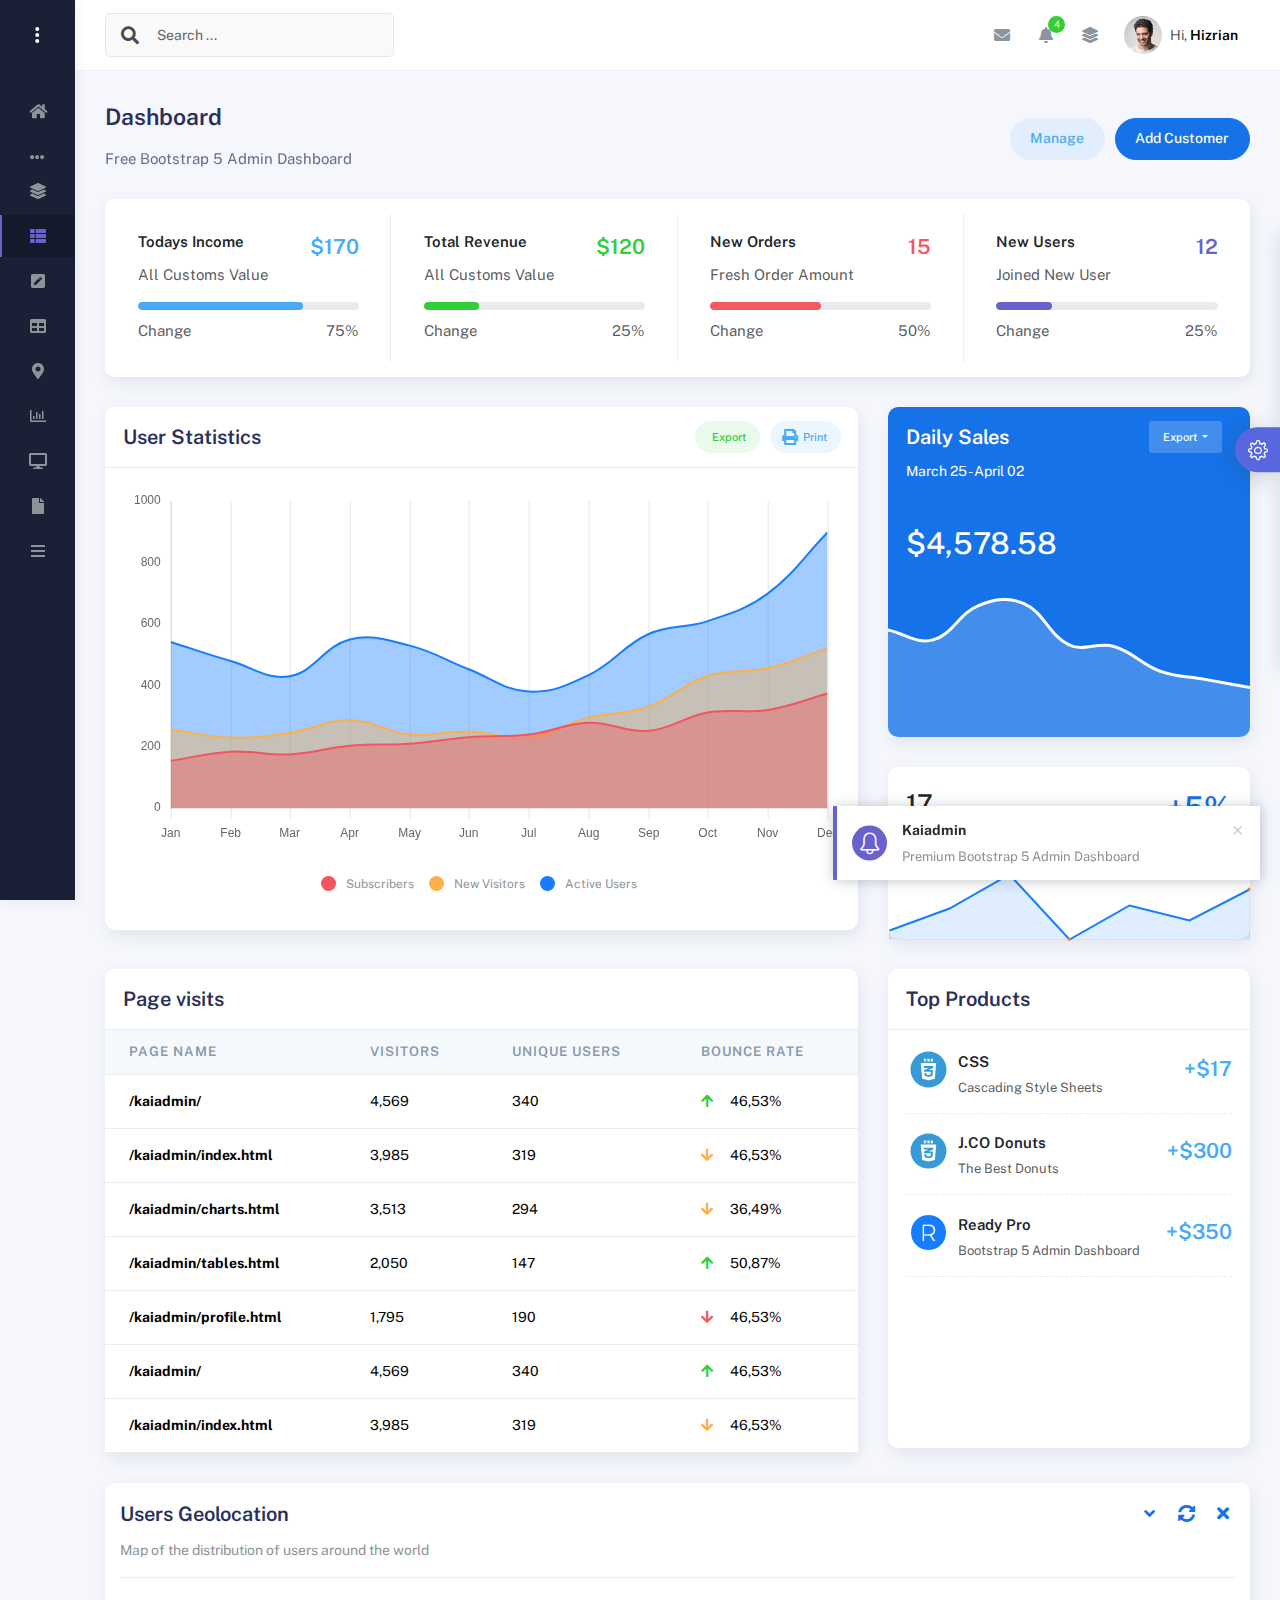
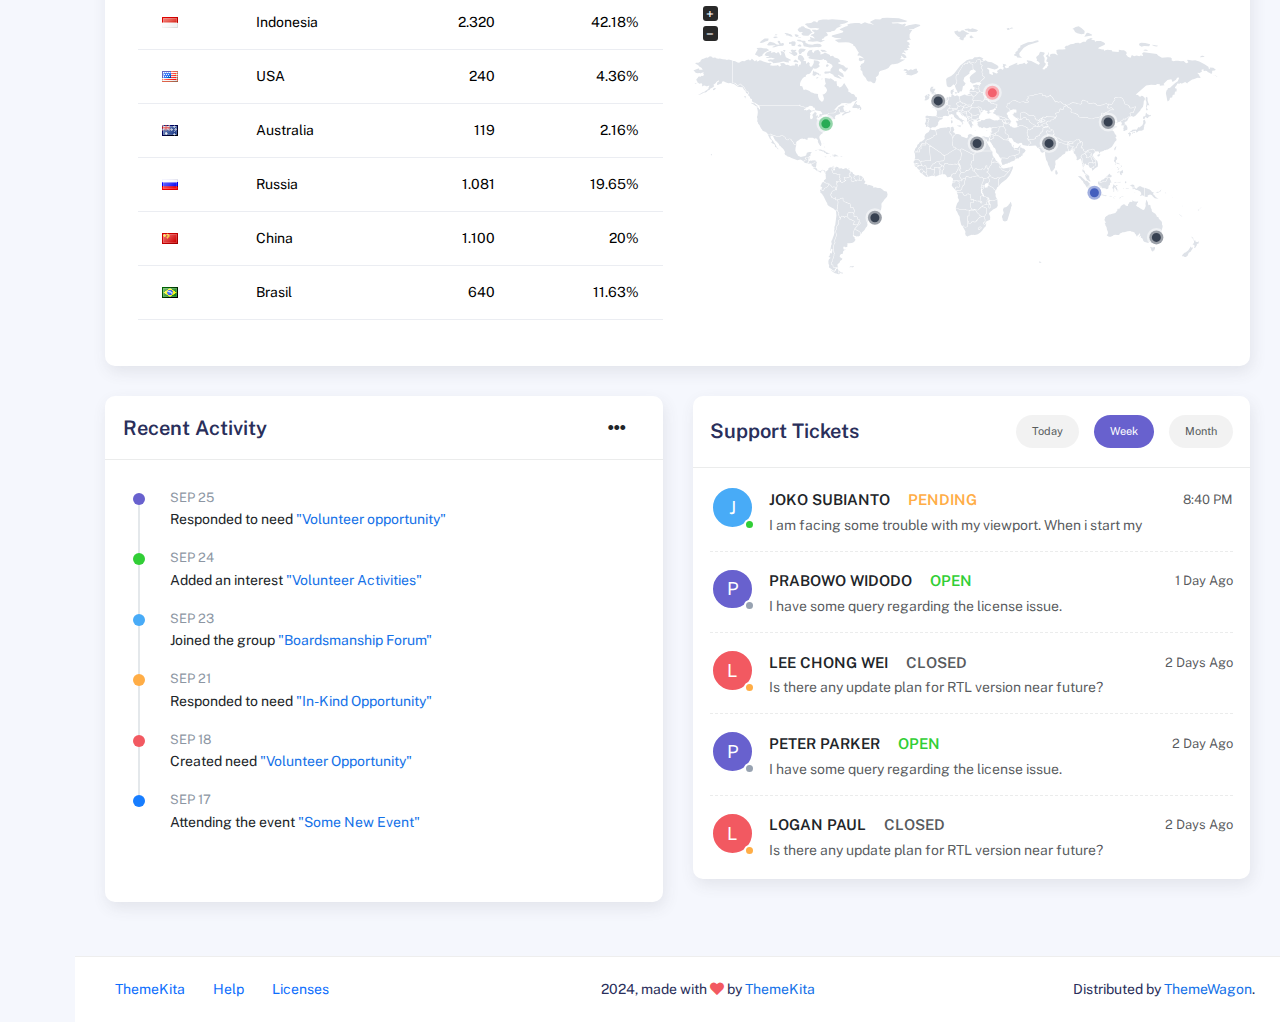
<file: admin/icon-menu.html>
<!DOCTYPE html>
<html lang="en">
  <head>
    <meta http-equiv="X-UA-Compatible" content="IE=edge" />
    <title>Kaiadmin - Bootstrap 5 Admin Dashboard</title>
    <meta
      content="width=device-width, initial-scale=1.0, shrink-to-fit=no"
      name="viewport"
    />
    <link
      rel="icon"
      href="assets/img/kaiadmin/favicon.ico"
      type="image/x-icon"
    />

    <!-- Fonts and icons -->
    <script src="assets/js/plugin/webfont/webfont.min.js"></script>
    <script>
      WebFont.load({
        google: { families: ["Public Sans:300,400,500,600,700"] },
        custom: {
          families: [
            "Font Awesome 5 Solid",
            "Font Awesome 5 Regular",
            "Font Awesome 5 Brands",
            "simple-line-icons",
          ],
          urls: ["assets/css/fonts.min.css"],
        },
        active: function () {
          sessionStorage.fonts = true;
        },
      });
    </script>

    <!-- CSS Files -->
    <link rel="stylesheet" href="assets/css/bootstrap.min.css" />
    <link rel="stylesheet" href="assets/css/plugins.min.css" />
    <link rel="stylesheet" href="assets/css/kaiadmin.min.css" />

    <!-- CSS Just for demo purpose, don't include it in your project -->
    <link rel="stylesheet" href="assets/css/demo.css" />
  </head>
  <body>
    <div class="wrapper sidebar_minimize">
      <!-- Sidebar -->
      <div class="sidebar" data-background-color="dark">
        <div class="sidebar-logo">
          <!-- Logo Header -->
          <div class="logo-header" data-background-color="dark">
            <a href="index.html" class="logo">
              <img
                src="assets/img/kaiadmin/logo_light.svg"
                alt="navbar brand"
                class="navbar-brand"
                height="20"
              />
            </a>
            <div class="nav-toggle">
              <button class="btn btn-toggle toggle-sidebar">
                <i class="gg-menu-right"></i>
              </button>
              <button class="btn btn-toggle sidenav-toggler">
                <i class="gg-menu-left"></i>
              </button>
            </div>
            <button class="topbar-toggler more">
              <i class="gg-more-vertical-alt"></i>
            </button>
          </div>
          <!-- End Logo Header -->
        </div>
        <div class="sidebar-wrapper scrollbar scrollbar-inner">
          <div class="sidebar-content">
            <ul class="nav nav-secondary">
              <li class="nav-item">
                <a
                  data-bs-toggle="collapse"
                  href="#dashboard"
                  class="collapsed"
                  aria-expanded="false"
                >
                  <i class="fas fa-home"></i>
                  <p>Dashboard</p>
                  <span class="caret"></span>
                </a>
                <div class="collapse" id="dashboard">
                  <ul class="nav nav-collapse">
                    <li>
                      <a href="../demo1/index.html">
                        <span class="sub-item">Dashboard 1</span>
                      </a>
                    </li>
                  </ul>
                </div>
              </li>
              <li class="nav-section">
                <span class="sidebar-mini-icon">
                  <i class="fa fa-ellipsis-h"></i>
                </span>
                <h4 class="text-section">Components</h4>
              </li>
              <li class="nav-item">
                <a data-bs-toggle="collapse" href="#base">
                  <i class="fas fa-layer-group"></i>
                  <p>Base</p>
                  <span class="caret"></span>
                </a>
                <div class="collapse" id="base">
                  <ul class="nav nav-collapse">
                    <li>
                      <a href="components/avatars.html">
                        <span class="sub-item">Avatars</span>
                      </a>
                    </li>
                    <li>
                      <a href="components/buttons.html">
                        <span class="sub-item">Buttons</span>
                      </a>
                    </li>
                    <li>
                      <a href="components/gridsystem.html">
                        <span class="sub-item">Grid System</span>
                      </a>
                    </li>
                    <li>
                      <a href="components/panels.html">
                        <span class="sub-item">Panels</span>
                      </a>
                    </li>
                    <li>
                      <a href="components/notifications.html">
                        <span class="sub-item">Notifications</span>
                      </a>
                    </li>
                    <li>
                      <a href="components/sweetalert.html">
                        <span class="sub-item">Sweet Alert</span>
                      </a>
                    </li>
                    <li>
                      <a href="components/font-awesome-icons.html">
                        <span class="sub-item">Font Awesome Icons</span>
                      </a>
                    </li>
                    <li>
                      <a href="components/simple-line-icons.html">
                        <span class="sub-item">Simple Line Icons</span>
                      </a>
                    </li>
                    <li>
                      <a href="components/typography.html">
                        <span class="sub-item">Typography</span>
                      </a>
                    </li>
                  </ul>
                </div>
              </li>
              <li class="nav-item active submenu">
                <a data-bs-toggle="collapse" href="#sidebarLayouts">
                  <i class="fas fa-th-list"></i>
                  <p>Sidebar Layouts</p>
                  <span class="caret"></span>
                </a>
                <div class="collapse show" id="sidebarLayouts">
                  <ul class="nav nav-collapse">
                    <li>
                      <a href="sidebar-style-2.html">
                        <span class="sub-item">Sidebar Style 2</span>
                      </a>
                    </li>
                    <li class="active">
                      <a href="icon-menu.html">
                        <span class="sub-item">Icon Menu</span>
                      </a>
                    </li>
                  </ul>
                </div>
              </li>
              <li class="nav-item">
                <a data-bs-toggle="collapse" href="#forms">
                  <i class="fas fa-pen-square"></i>
                  <p>Forms</p>
                  <span class="caret"></span>
                </a>
                <div class="collapse" id="forms">
                  <ul class="nav nav-collapse">
                    <li>
                      <a href="forms/forms.html">
                        <span class="sub-item">Basic Form</span>
                      </a>
                    </li>
                  </ul>
                </div>
              </li>
              <li class="nav-item">
                <a data-bs-toggle="collapse" href="#tables">
                  <i class="fas fa-table"></i>
                  <p>Tables</p>
                  <span class="caret"></span>
                </a>
                <div class="collapse" id="tables">
                  <ul class="nav nav-collapse">
                    <li>
                      <a href="tables/tables.html">
                        <span class="sub-item">Basic Table</span>
                      </a>
                    </li>
                    <li>
                      <a href="tables/datatables.html">
                        <span class="sub-item">Datatables</span>
                      </a>
                    </li>
                  </ul>
                </div>
              </li>
              <li class="nav-item">
                <a data-bs-toggle="collapse" href="#maps">
                  <i class="fas fa-map-marker-alt"></i>
                  <p>Maps</p>
                  <span class="caret"></span>
                </a>
                <div class="collapse" id="maps">
                  <ul class="nav nav-collapse">
                    <li>
                      <a href="maps/googlemaps.html">
                        <span class="sub-item">Google Maps</span>
                      </a>
                    </li>
                    <li>
                      <a href="maps/jsvectormap.html">
                        <span class="sub-item">Jsvectormap</span>
                      </a>
                    </li>
                  </ul>
                </div>
              </li>
              <li class="nav-item">
                <a data-bs-toggle="collapse" href="#charts">
                  <i class="far fa-chart-bar"></i>
                  <p>Charts</p>
                  <span class="caret"></span>
                </a>
                <div class="collapse" id="charts">
                  <ul class="nav nav-collapse">
                    <li>
                      <a href="charts/charts.html">
                        <span class="sub-item">Chart Js</span>
                      </a>
                    </li>
                    <li>
                      <a href="charts/sparkline.html">
                        <span class="sub-item">Sparkline</span>
                      </a>
                    </li>
                  </ul>
                </div>
              </li>
              <li class="nav-item">
                <a href="widgets.html">
                  <i class="fas fa-desktop"></i>
                  <p>Widgets</p>
                  <span class="badge badge-success">4</span>
                </a>
              </li>
              <li class="nav-item">
                <a href="../../documentation/index.html">
                  <i class="fas fa-file"></i>
                  <p>Documentation</p>
                  <span class="badge badge-secondary">1</span>
                </a>
              </li>
              <li class="nav-item">
                <a data-bs-toggle="collapse" href="#submenu">
                  <i class="fas fa-bars"></i>
                  <p>Menu Levels</p>
                  <span class="caret"></span>
                </a>
                <div class="collapse" id="submenu">
                  <ul class="nav nav-collapse">
                    <li>
                      <a data-bs-toggle="collapse" href="#subnav1">
                        <span class="sub-item">Level 1</span>
                        <span class="caret"></span>
                      </a>
                      <div class="collapse" id="subnav1">
                        <ul class="nav nav-collapse subnav">
                          <li>
                            <a href="#">
                              <span class="sub-item">Level 2</span>
                            </a>
                          </li>
                          <li>
                            <a href="#">
                              <span class="sub-item">Level 2</span>
                            </a>
                          </li>
                        </ul>
                      </div>
                    </li>
                    <li>
                      <a data-bs-toggle="collapse" href="#subnav2">
                        <span class="sub-item">Level 1</span>
                        <span class="caret"></span>
                      </a>
                      <div class="collapse" id="subnav2">
                        <ul class="nav nav-collapse subnav">
                          <li>
                            <a href="#">
                              <span class="sub-item">Level 2</span>
                            </a>
                          </li>
                        </ul>
                      </div>
                    </li>
                    <li>
                      <a href="#">
                        <span class="sub-item">Level 1</span>
                      </a>
                    </li>
                  </ul>
                </div>
              </li>
            </ul>
          </div>
        </div>
      </div>
      <!-- End Sidebar -->

      <div class="main-panel">
        <div class="main-header">
          <div class="main-header-logo">
            <!-- Logo Header -->
            <div class="logo-header" data-background-color="dark">
              <a href="index.html" class="logo">
                <img
                  src="assets/img/kaiadmin/logo_light.svg"
                  alt="navbar brand"
                  class="navbar-brand"
                  height="20"
                />
              </a>
              <div class="nav-toggle">
                <button class="btn btn-toggle toggle-sidebar">
                  <i class="gg-menu-right"></i>
                </button>
                <button class="btn btn-toggle sidenav-toggler">
                  <i class="gg-menu-left"></i>
                </button>
              </div>
              <button class="topbar-toggler more">
                <i class="gg-more-vertical-alt"></i>
              </button>
            </div>
            <!-- End Logo Header -->
          </div>
          <!-- Navbar Header -->
          <nav
            class="navbar navbar-header navbar-header-transparent navbar-expand-lg border-bottom"
          >
            <div class="container-fluid">
              <nav
                class="navbar navbar-header-left navbar-expand-lg navbar-form nav-search p-0 d-none d-lg-flex"
              >
                <div class="input-group">
                  <div class="input-group-prepend">
                    <button type="submit" class="btn btn-search pe-1">
                      <i class="fa fa-search search-icon"></i>
                    </button>
                  </div>
                  <input
                    type="text"
                    placeholder="Search ..."
                    class="form-control"
                  />
                </div>
              </nav>

              <ul class="navbar-nav topbar-nav ms-md-auto align-items-center">
                <li
                  class="nav-item topbar-icon dropdown hidden-caret d-flex d-lg-none"
                >
                  <a
                    class="nav-link dropdown-toggle"
                    data-bs-toggle="dropdown"
                    href="#"
                    role="button"
                    aria-expanded="false"
                    aria-haspopup="true"
                  >
                    <i class="fa fa-search"></i>
                  </a>
                  <ul class="dropdown-menu dropdown-search animated fadeIn">
                    <form class="navbar-left navbar-form nav-search">
                      <div class="input-group">
                        <input
                          type="text"
                          placeholder="Search ..."
                          class="form-control"
                        />
                      </div>
                    </form>
                  </ul>
                </li>
                <li class="nav-item topbar-icon dropdown hidden-caret">
                  <a
                    class="nav-link dropdown-toggle"
                    href="#"
                    id="messageDropdown"
                    role="button"
                    data-bs-toggle="dropdown"
                    aria-haspopup="true"
                    aria-expanded="false"
                  >
                    <i class="fa fa-envelope"></i>
                  </a>
                  <ul
                    class="dropdown-menu messages-notif-box animated fadeIn"
                    aria-labelledby="messageDropdown"
                  >
                    <li>
                      <div
                        class="dropdown-title d-flex justify-content-between align-items-center"
                      >
                        Messages
                        <a href="#" class="small">Mark all as read</a>
                      </div>
                    </li>
                    <li>
                      <div class="message-notif-scroll scrollbar-outer">
                        <div class="notif-center">
                          <a href="#">
                            <div class="notif-img">
                              <img
                                src="assets/img/jm_denis.jpg"
                                alt="Img Profile"
                              />
                            </div>
                            <div class="notif-content">
                              <span class="subject">Jimmy Denis</span>
                              <span class="block"> How are you ? </span>
                              <span class="time">5 minutes ago</span>
                            </div>
                          </a>
                          <a href="#">
                            <div class="notif-img">
                              <img
                                src="assets/img/chadengle.jpg"
                                alt="Img Profile"
                              />
                            </div>
                            <div class="notif-content">
                              <span class="subject">Chad</span>
                              <span class="block"> Ok, Thanks ! </span>
                              <span class="time">12 minutes ago</span>
                            </div>
                          </a>
                          <a href="#">
                            <div class="notif-img">
                              <img
                                src="assets/img/mlane.jpg"
                                alt="Img Profile"
                              />
                            </div>
                            <div class="notif-content">
                              <span class="subject">Jhon Doe</span>
                              <span class="block">
                                Ready for the meeting today...
                              </span>
                              <span class="time">12 minutes ago</span>
                            </div>
                          </a>
                          <a href="#">
                            <div class="notif-img">
                              <img
                                src="assets/img/talha.jpg"
                                alt="Img Profile"
                              />
                            </div>
                            <div class="notif-content">
                              <span class="subject">Talha</span>
                              <span class="block"> Hi, Apa Kabar ? </span>
                              <span class="time">17 minutes ago</span>
                            </div>
                          </a>
                        </div>
                      </div>
                    </li>
                    <li>
                      <a class="see-all" href="javascript:void(0);"
                        >See all messages<i class="fa fa-angle-right"></i>
                      </a>
                    </li>
                  </ul>
                </li>
                <li class="nav-item topbar-icon dropdown hidden-caret">
                  <a
                    class="nav-link dropdown-toggle"
                    href="#"
                    id="notifDropdown"
                    role="button"
                    data-bs-toggle="dropdown"
                    aria-haspopup="true"
                    aria-expanded="false"
                  >
                    <i class="fa fa-bell"></i>
                    <span class="notification">4</span>
                  </a>
                  <ul
                    class="dropdown-menu notif-box animated fadeIn"
                    aria-labelledby="notifDropdown"
                  >
                    <li>
                      <div class="dropdown-title">
                        You have 4 new notification
                      </div>
                    </li>
                    <li>
                      <div class="notif-scroll scrollbar-outer">
                        <div class="notif-center">
                          <a href="#">
                            <div class="notif-icon notif-primary">
                              <i class="fa fa-user-plus"></i>
                            </div>
                            <div class="notif-content">
                              <span class="block"> New user registered </span>
                              <span class="time">5 minutes ago</span>
                            </div>
                          </a>
                          <a href="#">
                            <div class="notif-icon notif-success">
                              <i class="fa fa-comment"></i>
                            </div>
                            <div class="notif-content">
                              <span class="block">
                                Rahmad commented on Admin
                              </span>
                              <span class="time">12 minutes ago</span>
                            </div>
                          </a>
                          <a href="#">
                            <div class="notif-img">
                              <img
                                src="assets/img/profile2.jpg"
                                alt="Img Profile"
                              />
                            </div>
                            <div class="notif-content">
                              <span class="block">
                                Reza send messages to you
                              </span>
                              <span class="time">12 minutes ago</span>
                            </div>
                          </a>
                          <a href="#">
                            <div class="notif-icon notif-danger">
                              <i class="fa fa-heart"></i>
                            </div>
                            <div class="notif-content">
                              <span class="block"> Farrah liked Admin </span>
                              <span class="time">17 minutes ago</span>
                            </div>
                          </a>
                        </div>
                      </div>
                    </li>
                    <li>
                      <a class="see-all" href="javascript:void(0);"
                        >See all notifications<i class="fa fa-angle-right"></i>
                      </a>
                    </li>
                  </ul>
                </li>
                <li class="nav-item topbar-icon dropdown hidden-caret">
                  <a
                    class="nav-link"
                    data-bs-toggle="dropdown"
                    href="#"
                    aria-expanded="false"
                  >
                    <i class="fas fa-layer-group"></i>
                  </a>
                  <div class="dropdown-menu quick-actions animated fadeIn">
                    <div class="quick-actions-header">
                      <span class="title mb-1">Quick Actions</span>
                      <span class="subtitle op-7">Shortcuts</span>
                    </div>
                    <div class="quick-actions-scroll scrollbar-outer">
                      <div class="quick-actions-items">
                        <div class="row m-0">
                          <a class="col-6 col-md-4 p-0" href="#">
                            <div class="quick-actions-item">
                              <div class="avatar-item bg-danger rounded-circle">
                                <i class="far fa-calendar-alt"></i>
                              </div>
                              <span class="text">Calendar</span>
                            </div>
                          </a>
                          <a class="col-6 col-md-4 p-0" href="#">
                            <div class="quick-actions-item">
                              <div
                                class="avatar-item bg-warning rounded-circle"
                              >
                                <i class="fas fa-map"></i>
                              </div>
                              <span class="text">Maps</span>
                            </div>
                          </a>
                          <a class="col-6 col-md-4 p-0" href="#">
                            <div class="quick-actions-item">
                              <div class="avatar-item bg-info rounded-circle">
                                <i class="fas fa-file-excel"></i>
                              </div>
                              <span class="text">Reports</span>
                            </div>
                          </a>
                          <a class="col-6 col-md-4 p-0" href="#">
                            <div class="quick-actions-item">
                              <div
                                class="avatar-item bg-success rounded-circle"
                              >
                                <i class="fas fa-envelope"></i>
                              </div>
                              <span class="text">Emails</span>
                            </div>
                          </a>
                          <a class="col-6 col-md-4 p-0" href="#">
                            <div class="quick-actions-item">
                              <div
                                class="avatar-item bg-primary rounded-circle"
                              >
                                <i class="fas fa-file-invoice-dollar"></i>
                              </div>
                              <span class="text">Invoice</span>
                            </div>
                          </a>
                          <a class="col-6 col-md-4 p-0" href="#">
                            <div class="quick-actions-item">
                              <div
                                class="avatar-item bg-secondary rounded-circle"
                              >
                                <i class="fas fa-credit-card"></i>
                              </div>
                              <span class="text">Payments</span>
                            </div>
                          </a>
                        </div>
                      </div>
                    </div>
                  </div>
                </li>

                <li class="nav-item topbar-user dropdown hidden-caret">
                  <a
                    class="dropdown-toggle profile-pic"
                    data-bs-toggle="dropdown"
                    href="#"
                    aria-expanded="false"
                  >
                    <div class="avatar-sm">
                      <img
                        src="assets/img/profile.jpg"
                        alt="..."
                        class="avatar-img rounded-circle"
                      />
                    </div>
                    <span class="profile-username">
                      <span class="op-7">Hi,</span>
                      <span class="fw-bold">Hizrian</span>
                    </span>
                  </a>
                  <ul class="dropdown-menu dropdown-user animated fadeIn">
                    <div class="dropdown-user-scroll scrollbar-outer">
                      <li>
                        <div class="user-box">
                          <div class="avatar-lg">
                            <img
                              src="assets/img/profile.jpg"
                              alt="image profile"
                              class="avatar-img rounded"
                            />
                          </div>
                          <div class="u-text">
                            <h4>Hizrian</h4>
                            <p class="text-muted">hello@example.com</p>
                            <a
                              href="profile.html"
                              class="btn btn-xs btn-secondary btn-sm"
                              >View Profile</a
                            >
                          </div>
                        </div>
                      </li>
                      <li>
                        <div class="dropdown-divider"></div>
                        <a class="dropdown-item" href="#">My Profile</a>
                        <a class="dropdown-item" href="#">My Balance</a>
                        <a class="dropdown-item" href="#">Inbox</a>
                        <div class="dropdown-divider"></div>
                        <a class="dropdown-item" href="#">Account Setting</a>
                        <div class="dropdown-divider"></div>
                        <a class="dropdown-item" href="#">Logout</a>
                      </li>
                    </div>
                  </ul>
                </li>
              </ul>
            </div>
          </nav>
          <!-- End Navbar -->
        </div>

        <div class="container">
          <div class="page-inner">
            <div
              class="d-flex align-items-left align-items-md-center flex-column flex-md-row pt-2 pb-4"
            >
              <div>
                <h3 class="fw-bold mb-3">Dashboard</h3>
                <h6 class="op-7 mb-2">Free Bootstrap 5 Admin Dashboard</h6>
              </div>
              <div class="ms-md-auto py-2 py-md-0">
                <a href="#" class="btn btn-label-info btn-round me-2">Manage</a>
                <a href="#" class="btn btn-primary btn-round">Add Customer</a>
              </div>
            </div>
            <div class="row row-card-no-pd">
              <div class="col-12 col-sm-6 col-md-6 col-xl-3">
                <div class="card">
                  <div class="card-body">
                    <div class="d-flex justify-content-between">
                      <div>
                        <h6><b>Todays Income</b></h6>
                        <p class="text-muted">All Customs Value</p>
                      </div>
                      <h4 class="text-info fw-bold">$170</h4>
                    </div>
                    <div class="progress progress-sm">
                      <div
                        class="progress-bar bg-info w-75"
                        role="progressbar"
                        aria-valuenow="75"
                        aria-valuemin="0"
                        aria-valuemax="100"
                      ></div>
                    </div>
                    <div class="d-flex justify-content-between mt-2">
                      <p class="text-muted mb-0">Change</p>
                      <p class="text-muted mb-0">75%</p>
                    </div>
                  </div>
                </div>
              </div>
              <div class="col-12 col-sm-6 col-md-6 col-xl-3">
                <div class="card">
                  <div class="card-body">
                    <div class="d-flex justify-content-between">
                      <div>
                        <h6><b>Total Revenue</b></h6>
                        <p class="text-muted">All Customs Value</p>
                      </div>
                      <h4 class="text-success fw-bold">$120</h4>
                    </div>
                    <div class="progress progress-sm">
                      <div
                        class="progress-bar bg-success w-25"
                        role="progressbar"
                        aria-valuenow="25"
                        aria-valuemin="0"
                        aria-valuemax="100"
                      ></div>
                    </div>
                    <div class="d-flex justify-content-between mt-2">
                      <p class="text-muted mb-0">Change</p>
                      <p class="text-muted mb-0">25%</p>
                    </div>
                  </div>
                </div>
              </div>
              <div class="col-12 col-sm-6 col-md-6 col-xl-3">
                <div class="card">
                  <div class="card-body">
                    <div class="d-flex justify-content-between">
                      <div>
                        <h6><b>New Orders</b></h6>
                        <p class="text-muted">Fresh Order Amount</p>
                      </div>
                      <h4 class="text-danger fw-bold">15</h4>
                    </div>
                    <div class="progress progress-sm">
                      <div
                        class="progress-bar bg-danger w-50"
                        role="progressbar"
                        aria-valuenow="50"
                        aria-valuemin="0"
                        aria-valuemax="100"
                      ></div>
                    </div>
                    <div class="d-flex justify-content-between mt-2">
                      <p class="text-muted mb-0">Change</p>
                      <p class="text-muted mb-0">50%</p>
                    </div>
                  </div>
                </div>
              </div>
              <div class="col-12 col-sm-6 col-md-6 col-xl-3">
                <div class="card">
                  <div class="card-body">
                    <div class="d-flex justify-content-between">
                      <div>
                        <h6><b>New Users</b></h6>
                        <p class="text-muted">Joined New User</p>
                      </div>
                      <h4 class="text-secondary fw-bold">12</h4>
                    </div>
                    <div class="progress progress-sm">
                      <div
                        class="progress-bar bg-secondary w-25"
                        role="progressbar"
                        aria-valuenow="25"
                        aria-valuemin="0"
                        aria-valuemax="100"
                      ></div>
                    </div>
                    <div class="d-flex justify-content-between mt-2">
                      <p class="text-muted mb-0">Change</p>
                      <p class="text-muted mb-0">25%</p>
                    </div>
                  </div>
                </div>
              </div>
            </div>
            <div class="row">
              <div class="col-md-8">
                <div class="card">
                  <div class="card-header">
                    <div class="card-head-row">
                      <div class="card-title">User Statistics</div>
                      <div class="card-tools">
                        <a
                          href="#"
                          class="btn btn-label-success btn-round btn-sm me-2"
                        >
                          <span class="btn-label">
                            <i class="fa fa-pencil"></i>
                          </span>
                          Export
                        </a>
                        <a href="#" class="btn btn-label-info btn-round btn-sm">
                          <span class="btn-label">
                            <i class="fa fa-print"></i>
                          </span>
                          Print
                        </a>
                      </div>
                    </div>
                  </div>
                  <div class="card-body">
                    <div class="chart-container" style="min-height: 375px">
                      <canvas id="statisticsChart"></canvas>
                    </div>
                    <div id="myChartLegend"></div>
                  </div>
                </div>
              </div>
              <div class="col-md-4">
                <div class="card card-primary">
                  <div class="card-header">
                    <div class="card-head-row">
                      <div class="card-title">Daily Sales</div>
                      <div class="card-tools">
                        <div class="dropdown">
                          <button
                            class="btn btn-sm btn-label-light dropdown-toggle"
                            type="button"
                            id="dropdownMenuButton"
                            data-bs-toggle="dropdown"
                            aria-haspopup="true"
                            aria-expanded="false"
                          >
                            Export
                          </button>
                          <div
                            class="dropdown-menu"
                            aria-labelledby="dropdownMenuButton"
                          >
                            <a class="dropdown-item" href="#">Action</a>
                            <a class="dropdown-item" href="#">Another action</a>
                            <a class="dropdown-item" href="#"
                              >Something else here</a
                            >
                          </div>
                        </div>
                      </div>
                    </div>
                    <div class="card-category">March 25 - April 02</div>
                  </div>
                  <div class="card-body pb-0">
                    <div class="mb-4 mt-2">
                      <h1>$4,578.58</h1>
                    </div>
                    <div class="pull-in">
                      <canvas id="dailySalesChart"></canvas>
                    </div>
                  </div>
                </div>
                <div class="card">
                  <div class="card-body pb-0">
                    <div class="h1 fw-bold float-end text-primary">+5%</div>
                    <h2 class="mb-2">17</h2>
                    <p class="text-muted">Users online</p>
                    <div class="pull-in sparkline-fix">
                      <div id="lineChart"></div>
                    </div>
                  </div>
                </div>
              </div>
            </div>
            <!-- <div class="row">
						<div class="col-md-4">
							<div class="card">
								<div class="card-body pb-0">
									<div class="h1 fw-bold float-end text-primary">+5%</div>
									<h2 class="mb-2">17</h2>
									<p class="text-muted">Users online</p>
									<div class="pull-in sparkline-fix">
										<div id="lineChart"></div>
									</div>
								</div>
							</div>
						</div>
						<div class="col-md-4">
							<div class="card">
								<div class="card-body pb-0">
									<div class="h1 fw-bold float-end text-danger">-3%</div>
									<h2 class="mb-2">27</h2>
									<p class="text-muted">New Users</p>
									<div class="pull-in sparkline-fix">
										<div id="lineChart2"></div>
									</div>
								</div>
							</div>
						</div>
						<div class="col-md-4">
							<div class="card">
								<div class="card-body pb-0">
									<div class="h1 fw-bold float-end text-warning">+7%</div>
									<h2 class="mb-2">213</h2>
									<p class="text-muted">Transactions</p>
									<div class="pull-in sparkline-fix">
										<div id="lineChart3"></div>
									</div>
								</div>
							</div>
						</div>
					</div> -->
            <!-- <div class="row">
						<div class="col-md-4">
							<div class="card">
								<div class="card-header">
									<div class="card-title">Top Products</div>
								</div>
								<div class="card-body pb-0">
									<div class="d-flex">
										<div class="avatar">
											<img src="assets/img/logoproduct.svg" alt="..." class="avatar-img rounded-circle">
										</div>
										<div class="flex-1 pt-1 ms-2">
											<h6 class="fw-bold mb-1">CSS</h6>
											<small class="text-muted">Cascading Style Sheets</small>
										</div>
										<div class="d-flex ms-auto align-items-center">
											<h4 class="text-info fw-bold">+$17</h4>
										</div>
									</div>
									<div class="separator-dashed"></div>
									<div class="d-flex">
										<div class="avatar">
											<img src="assets/img/logoproduct.svg" alt="..." class="avatar-img rounded-circle">
										</div>
										<div class="flex-1 pt-1 ms-2">
											<h6 class="fw-bold mb-1">J.CO Donuts</h6>
											<small class="text-muted">The Best Donuts</small>
										</div>
										<div class="d-flex ms-auto align-items-center">
											<h4 class="text-info fw-bold">+$300</h4>
										</div>
									</div>
									<div class="separator-dashed"></div>
									<div class="d-flex">
										<div class="avatar">
											<img src="assets/img/logoproduct3.svg" alt="..." class="avatar-img rounded-circle">
										</div>
										<div class="flex-1 pt-1 ms-2">
											<h6 class="fw-bold mb-1">Ready Pro</h6>
											<small class="text-muted">Bootstrap 5 Admin Dashboard</small>
										</div>
										<div class="d-flex ms-auto align-items-center">
											<h4 class="text-info fw-bold">+$350</h4>
										</div>
									</div>
									<div class="separator-dashed"></div>
									<div class="pull-in">
										<canvas id="topProductsChart"></canvas>
									</div>
								</div>
							</div>
						</div>
						<div class="col-md-4">
							<div class="card">
								<div class="card-body">
									<div class="card-title fw-mediumbold">Suggested People</div>
									<div class="card-list">
										<div class="item-list">
											<div class="avatar">
												<img src="assets/img/jm_denis.jpg" alt="..." class="avatar-img rounded-circle">
											</div>
											<div class="info-user ms-3">
												<div class="username">Jimmy Denis</div>
												<div class="status">Graphic Designer</div>
											</div>
											<button class="btn btn-icon btn-primary btn-round btn-xs">
												<i class="fa fa-plus"></i>
											</button>
										</div>
										<div class="item-list">
											<div class="avatar">
												<img src="assets/img/chadengle.jpg" alt="..." class="avatar-img rounded-circle">
											</div>
											<div class="info-user ms-3">
												<div class="username">Chad</div>
												<div class="status">CEO Zeleaf</div>
											</div>
											<button class="btn btn-icon btn-primary btn-round btn-xs">
												<i class="fa fa-plus"></i>
											</button>
										</div>
										<div class="item-list">
											<div class="avatar">
												<img src="assets/img/talha.jpg" alt="..." class="avatar-img rounded-circle">
											</div>
											<div class="info-user ms-3">
												<div class="username">Talha</div>
												<div class="status">Front End Designer</div>
											</div>
											<button class="btn btn-icon btn-primary btn-round btn-xs">
												<i class="fa fa-plus"></i>
											</button>
										</div>
										<div class="item-list">
											<div class="avatar">
												<img src="assets/img/mlane.jpg" alt="..." class="avatar-img rounded-circle">
											</div>
											<div class="info-user ms-3">
												<div class="username">John Doe</div>
												<div class="status">Back End Developer</div>
											</div>
											<button class="btn btn-icon btn-primary btn-round btn-xs">
												<i class="fa fa-plus"></i>
											</button>
										</div>
										<div class="item-list">
											<div class="avatar">
												<img src="assets/img/talha.jpg" alt="..." class="avatar-img rounded-circle">
											</div>
											<div class="info-user ms-3">
												<div class="username">Talha</div>
												<div class="status">Front End Designer</div>
											</div>
											<button class="btn btn-icon btn-primary btn-round btn-xs">
												<i class="fa fa-plus"></i>
											</button>
										</div>
										<div class="item-list">
											<div class="avatar">
												<img src="assets/img/jm_denis.jpg" alt="..." class="avatar-img rounded-circle">
											</div>
											<div class="info-user ms-3">
												<div class="username">Jimmy Denis</div>
												<div class="status">Graphic Designer</div>
											</div>
											<button class="btn btn-icon btn-primary btn-round btn-xs">
												<i class="fa fa-plus"></i>
											</button>
										</div>
									</div>
								</div>
							</div>
						</div>
						<div class="col-md-4">
							<div class="card card-primary bg-primary-gradient">
								<div class="card-body">
									<h5 class="mt-3 b-b1 pb-2 mb-4 fw-bold">Active user right now</h5>
									<h1 class="mb-4 fw-bold">17</h1>
									<h5 class="mt-3 b-b1 pb-2 mb-5 fw-bold">Page view per minutes</h5>
									<div id="activeUsersChart"></div>
									<h5 class="mt-5 pb-3 mb-0 fw-bold">Top active pages</h5>
									<ul class="list-unstyled">
										<li class="d-flex justify-content-between pb-1 pt-1"><small>/product/readypro/index.html</small> <span>7</span></li>
										<li class="d-flex justify-content-between pb-1 pt-1"><small>/product/kaiadmin/demo.html</small> <span>10</span></li>
									</ul>
								</div>
							</div>
						</div>
					</div> -->
            <div class="row">
              <div class="col-md-8">
                <div class="card">
                  <div class="card-header">
                    <div class="card-title">Page visits</div>
                  </div>
                  <div class="card-body p-0">
                    <div class="table-responsive">
                      <!-- Projects table -->
                      <table class="table align-items-center mb-0">
                        <thead class="thead-light">
                          <tr>
                            <th scope="col">Page name</th>
                            <th scope="col">Visitors</th>
                            <th scope="col">Unique users</th>
                            <th scope="col">Bounce rate</th>
                          </tr>
                        </thead>
                        <tbody>
                          <tr>
                            <th scope="row">/kaiadmin/</th>
                            <td>4,569</td>
                            <td>340</td>
                            <td>
                              <i class="fas fa-arrow-up text-success me-3"></i>
                              46,53%
                            </td>
                          </tr>
                          <tr>
                            <th scope="row">/kaiadmin/index.html</th>
                            <td>3,985</td>
                            <td>319</td>
                            <td>
                              <i
                                class="fas fa-arrow-down text-warning me-3"
                              ></i>
                              46,53%
                            </td>
                          </tr>
                          <tr>
                            <th scope="row">/kaiadmin/charts.html</th>
                            <td>3,513</td>
                            <td>294</td>
                            <td>
                              <i
                                class="fas fa-arrow-down text-warning me-3"
                              ></i>
                              36,49%
                            </td>
                          </tr>
                          <tr>
                            <th scope="row">/kaiadmin/tables.html</th>
                            <td>2,050</td>
                            <td>147</td>
                            <td>
                              <i class="fas fa-arrow-up text-success me-3"></i>
                              50,87%
                            </td>
                          </tr>
                          <tr>
                            <th scope="row">/kaiadmin/profile.html</th>
                            <td>1,795</td>
                            <td>190</td>
                            <td>
                              <i class="fas fa-arrow-down text-danger me-3"></i>
                              46,53%
                            </td>
                          </tr>
                          <tr>
                            <th scope="row">/kaiadmin/</th>
                            <td>4,569</td>
                            <td>340</td>
                            <td>
                              <i class="fas fa-arrow-up text-success me-3"></i>
                              46,53%
                            </td>
                          </tr>
                          <tr>
                            <th scope="row">/kaiadmin/index.html</th>
                            <td>3,985</td>
                            <td>319</td>
                            <td>
                              <i
                                class="fas fa-arrow-down text-warning me-3"
                              ></i>
                              46,53%
                            </td>
                          </tr>
                        </tbody>
                      </table>
                    </div>
                  </div>
                </div>
              </div>
              <div class="col-md-4">
                <div class="card">
                  <div class="card-header">
                    <div class="card-title">Top Products</div>
                  </div>
                  <div class="card-body pb-0">
                    <div class="d-flex">
                      <div class="avatar">
                        <img
                          src="assets/img/logoproduct.svg"
                          alt="..."
                          class="avatar-img rounded-circle"
                        />
                      </div>
                      <div class="flex-1 pt-1 ms-2">
                        <h6 class="fw-bold mb-1">CSS</h6>
                        <small class="text-muted">Cascading Style Sheets</small>
                      </div>
                      <div class="d-flex ms-auto align-items-center">
                        <h4 class="text-info fw-bold">+$17</h4>
                      </div>
                    </div>
                    <div class="separator-dashed"></div>
                    <div class="d-flex">
                      <div class="avatar">
                        <img
                          src="assets/img/logoproduct.svg"
                          alt="..."
                          class="avatar-img rounded-circle"
                        />
                      </div>
                      <div class="flex-1 pt-1 ms-2">
                        <h6 class="fw-bold mb-1">J.CO Donuts</h6>
                        <small class="text-muted">The Best Donuts</small>
                      </div>
                      <div class="d-flex ms-auto align-items-center">
                        <h4 class="text-info fw-bold">+$300</h4>
                      </div>
                    </div>
                    <div class="separator-dashed"></div>
                    <div class="d-flex">
                      <div class="avatar">
                        <img
                          src="assets/img/logoproduct3.svg"
                          alt="..."
                          class="avatar-img rounded-circle"
                        />
                      </div>
                      <div class="flex-1 pt-1 ms-2">
                        <h6 class="fw-bold mb-1">Ready Pro</h6>
                        <small class="text-muted"
                          >Bootstrap 5 Admin Dashboard</small
                        >
                      </div>
                      <div class="d-flex ms-auto align-items-center">
                        <h4 class="text-info fw-bold">+$350</h4>
                      </div>
                    </div>
                    <div class="separator-dashed"></div>
                    <div class="pull-in">
                      <canvas id="topProductsChart"></canvas>
                    </div>
                  </div>
                </div>
              </div>
            </div>
            <div class="row row-card-no-pd">
              <div class="col-md-12">
                <div class="card">
                  <div class="card-header">
                    <div class="card-head-row card-tools-still-right">
                      <h4 class="card-title">Users Geolocation</h4>
                      <div class="card-tools">
                        <button
                          class="btn btn-icon btn-link btn-primary btn-xs"
                        >
                          <span class="fa fa-angle-down"></span>
                        </button>
                        <button
                          class="btn btn-icon btn-link btn-primary btn-xs btn-refresh-card"
                        >
                          <span class="fa fa-sync-alt"></span>
                        </button>
                        <button
                          class="btn btn-icon btn-link btn-primary btn-xs"
                        >
                          <span class="fa fa-times"></span>
                        </button>
                      </div>
                    </div>
                    <p class="card-category">
                      Map of the distribution of users around the world
                    </p>
                  </div>
                  <div class="card-body">
                    <div class="row">
                      <div class="col-md-6">
                        <div class="table-responsive table-hover table-sales">
                          <table class="table">
                            <tbody>
                              <tr>
                                <td>
                                  <div class="flag">
                                    <img
                                      src="assets/img/flags/id.png"
                                      alt="indonesia"
                                    />
                                  </div>
                                </td>
                                <td>Indonesia</td>
                                <td class="text-end">2.320</td>
                                <td class="text-end">42.18%</td>
                              </tr>
                              <tr>
                                <td>
                                  <div class="flag">
                                    <img
                                      src="assets/img/flags/us.png"
                                      alt="united states"
                                    />
                                  </div>
                                </td>
                                <td>USA</td>
                                <td class="text-end">240</td>
                                <td class="text-end">4.36%</td>
                              </tr>
                              <tr>
                                <td>
                                  <div class="flag">
                                    <img
                                      src="assets/img/flags/au.png"
                                      alt="australia"
                                    />
                                  </div>
                                </td>
                                <td>Australia</td>
                                <td class="text-end">119</td>
                                <td class="text-end">2.16%</td>
                              </tr>
                              <tr>
                                <td>
                                  <div class="flag">
                                    <img
                                      src="assets/img/flags/ru.png"
                                      alt="russia"
                                    />
                                  </div>
                                </td>
                                <td>Russia</td>
                                <td class="text-end">1.081</td>
                                <td class="text-end">19.65%</td>
                              </tr>
                              <tr>
                                <td>
                                  <div class="flag">
                                    <img
                                      src="assets/img/flags/cn.png"
                                      alt="china"
                                    />
                                  </div>
                                </td>
                                <td>China</td>
                                <td class="text-end">1.100</td>
                                <td class="text-end">20%</td>
                              </tr>
                              <tr>
                                <td>
                                  <div class="flag">
                                    <img
                                      src="assets/img/flags/br.png"
                                      alt="brazil"
                                    />
                                  </div>
                                </td>
                                <td>Brasil</td>
                                <td class="text-end">640</td>
                                <td class="text-end">11.63%</td>
                              </tr>
                            </tbody>
                          </table>
                        </div>
                      </div>
                      <div class="col-md-6">
                        <div class="mapcontainer">
                          <div
                            id="world-map"
                            class="w-100"
                            style="height: 300px"
                          ></div>
                        </div>
                      </div>
                    </div>
                  </div>
                </div>
              </div>
            </div>
            <div class="row">
              <div class="col-md-6">
                <div class="card">
                  <div class="card-header">
                    <div class="card-head-row card-tools-still-right">
                      <div class="card-title">Recent Activity</div>
                      <div class="card-tools">
                        <div class="dropdown">
                          <button
                            class="btn btn-icon btn-clean"
                            type="button"
                            id="dropdownMenuButton"
                            data-bs-toggle="dropdown"
                            aria-haspopup="true"
                            aria-expanded="false"
                          >
                            <i class="fas fa-ellipsis-h"></i>
                          </button>
                          <div
                            class="dropdown-menu"
                            aria-labelledby="dropdownMenuButton"
                          >
                            <a class="dropdown-item" href="#">Action</a>
                            <a class="dropdown-item" href="#">Another action</a>
                            <a class="dropdown-item" href="#"
                              >Something else here</a
                            >
                          </div>
                        </div>
                      </div>
                    </div>
                  </div>
                  <div class="card-body">
                    <ol class="activity-feed">
                      <li class="feed-item feed-item-secondary">
                        <time class="date" datetime="9-25">Sep 25</time>
                        <span class="text"
                          >Responded to need
                          <a href="#">"Volunteer opportunity"</a></span
                        >
                      </li>
                      <li class="feed-item feed-item-success">
                        <time class="date" datetime="9-24">Sep 24</time>
                        <span class="text"
                          >Added an interest
                          <a href="#">"Volunteer Activities"</a></span
                        >
                      </li>
                      <li class="feed-item feed-item-info">
                        <time class="date" datetime="9-23">Sep 23</time>
                        <span class="text"
                          >Joined the group
                          <a href="single-group.php"
                            >"Boardsmanship Forum"</a
                          ></span
                        >
                      </li>
                      <li class="feed-item feed-item-warning">
                        <time class="date" datetime="9-21">Sep 21</time>
                        <span class="text"
                          >Responded to need
                          <a href="#">"In-Kind Opportunity"</a></span
                        >
                      </li>
                      <li class="feed-item feed-item-danger">
                        <time class="date" datetime="9-18">Sep 18</time>
                        <span class="text"
                          >Created need
                          <a href="#">"Volunteer Opportunity"</a></span
                        >
                      </li>
                      <li class="feed-item">
                        <time class="date" datetime="9-17">Sep 17</time>
                        <span class="text"
                          >Attending the event
                          <a href="single-event.php">"Some New Event"</a></span
                        >
                      </li>
                    </ol>
                  </div>
                </div>
              </div>
              <div class="col-md-6">
                <div class="card">
                  <div class="card-header">
                    <div class="card-head-row">
                      <div class="card-title">Support Tickets</div>
                      <div class="card-tools">
                        <ul
                          class="nav nav-pills nav-secondary nav-pills-no-bd nav-sm"
                          id="pills-tab"
                          role="tablist"
                        >
                          <li class="nav-item">
                            <a
                              class="nav-link"
                              id="pills-today"
                              data-bs-toggle="pill"
                              href="#pills-today"
                              role="tab"
                              aria-selected="true"
                              >Today</a
                            >
                          </li>
                          <li class="nav-item">
                            <a
                              class="nav-link active"
                              id="pills-week"
                              data-bs-toggle="pill"
                              href="#pills-week"
                              role="tab"
                              aria-selected="false"
                              >Week</a
                            >
                          </li>
                          <li class="nav-item">
                            <a
                              class="nav-link"
                              id="pills-month"
                              data-bs-toggle="pill"
                              href="#pills-month"
                              role="tab"
                              aria-selected="false"
                              >Month</a
                            >
                          </li>
                        </ul>
                      </div>
                    </div>
                  </div>
                  <div class="card-body">
                    <div class="d-flex">
                      <div class="avatar avatar-online">
                        <span
                          class="avatar-title rounded-circle border border-white bg-info"
                          >J</span
                        >
                      </div>
                      <div class="flex-1 ms-3 pt-1">
                        <h6 class="text-uppercase fw-bold mb-1">
                          Joko Subianto
                          <span class="text-warning ps-3">pending</span>
                        </h6>
                        <span class="text-muted"
                          >I am facing some trouble with my viewport. When i
                          start my</span
                        >
                      </div>
                      <div class="float-end pt-1">
                        <small class="text-muted">8:40 PM</small>
                      </div>
                    </div>
                    <div class="separator-dashed"></div>
                    <div class="d-flex">
                      <div class="avatar avatar-offline">
                        <span
                          class="avatar-title rounded-circle border border-white bg-secondary"
                          >P</span
                        >
                      </div>
                      <div class="flex-1 ms-3 pt-1">
                        <h6 class="text-uppercase fw-bold mb-1">
                          Prabowo Widodo
                          <span class="text-success ps-3">open</span>
                        </h6>
                        <span class="text-muted"
                          >I have some query regarding the license issue.</span
                        >
                      </div>
                      <div class="float-end pt-1">
                        <small class="text-muted">1 Day Ago</small>
                      </div>
                    </div>
                    <div class="separator-dashed"></div>
                    <div class="d-flex">
                      <div class="avatar avatar-away">
                        <span
                          class="avatar-title rounded-circle border border-white bg-danger"
                          >L</span
                        >
                      </div>
                      <div class="flex-1 ms-3 pt-1">
                        <h6 class="text-uppercase fw-bold mb-1">
                          Lee Chong Wei
                          <span class="text-muted ps-3">closed</span>
                        </h6>
                        <span class="text-muted"
                          >Is there any update plan for RTL version near
                          future?</span
                        >
                      </div>
                      <div class="float-end pt-1">
                        <small class="text-muted">2 Days Ago</small>
                      </div>
                    </div>
                    <div class="separator-dashed"></div>
                    <div class="d-flex">
                      <div class="avatar avatar-offline">
                        <span
                          class="avatar-title rounded-circle border border-white bg-secondary"
                          >P</span
                        >
                      </div>
                      <div class="flex-1 ms-3 pt-1">
                        <h6 class="text-uppercase fw-bold mb-1">
                          Peter Parker
                          <span class="text-success ps-3">open</span>
                        </h6>
                        <span class="text-muted"
                          >I have some query regarding the license issue.</span
                        >
                      </div>
                      <div class="float-end pt-1">
                        <small class="text-muted">2 Day Ago</small>
                      </div>
                    </div>
                    <div class="separator-dashed"></div>
                    <div class="d-flex">
                      <div class="avatar avatar-away">
                        <span
                          class="avatar-title rounded-circle border border-white bg-danger"
                          >L</span
                        >
                      </div>
                      <div class="flex-1 ms-3 pt-1">
                        <h6 class="text-uppercase fw-bold mb-1">
                          Logan Paul <span class="text-muted ps-3">closed</span>
                        </h6>
                        <span class="text-muted"
                          >Is there any update plan for RTL version near
                          future?</span
                        >
                      </div>
                      <div class="float-end pt-1">
                        <small class="text-muted">2 Days Ago</small>
                      </div>
                    </div>
                  </div>
                </div>
              </div>
            </div>
          </div>
        </div>

        <footer class="footer">
          <div class="container-fluid d-flex justify-content-between">
            <nav class="pull-left">
              <ul class="nav">
                <li class="nav-item">
                  <a class="nav-link" href="http://www.themekita.com">
                    ThemeKita
                  </a>
                </li>
                <li class="nav-item">
                  <a class="nav-link" href="#"> Help </a>
                </li>
                <li class="nav-item">
                  <a class="nav-link" href="#"> Licenses </a>
                </li>
              </ul>
            </nav>
            <div class="copyright">
              2024, made with <i class="fa fa-heart heart text-danger"></i> by
              <a href="http://www.themekita.com">ThemeKita</a>
            </div>
            <div>
              Distributed by
              <a target="_blank" href="https://themewagon.com/">ThemeWagon</a>.
            </div>
          </div>
        </footer>
      </div>

      <!-- Custom template | don't include it in your project! -->
      <div class="custom-template">
        <div class="title">Settings</div>
        <div class="custom-content">
          <div class="switcher">
            <div class="switch-block">
              <h4>Logo Header</h4>
              <div class="btnSwitch">
                <button
                  type="button"
                  class="selected changeLogoHeaderColor"
                  data-color="dark"
                ></button>
                <button
                  type="button"
                  class="changeLogoHeaderColor"
                  data-color="blue"
                ></button>
                <button
                  type="button"
                  class="changeLogoHeaderColor"
                  data-color="purple"
                ></button>
                <button
                  type="button"
                  class="changeLogoHeaderColor"
                  data-color="light-blue"
                ></button>
                <button
                  type="button"
                  class="changeLogoHeaderColor"
                  data-color="green"
                ></button>
                <button
                  type="button"
                  class="changeLogoHeaderColor"
                  data-color="orange"
                ></button>
                <button
                  type="button"
                  class="changeLogoHeaderColor"
                  data-color="red"
                ></button>
                <button
                  type="button"
                  class="changeLogoHeaderColor"
                  data-color="white"
                ></button>
                <br />
                <button
                  type="button"
                  class="changeLogoHeaderColor"
                  data-color="dark2"
                ></button>
                <button
                  type="button"
                  class="changeLogoHeaderColor"
                  data-color="blue2"
                ></button>
                <button
                  type="button"
                  class="changeLogoHeaderColor"
                  data-color="purple2"
                ></button>
                <button
                  type="button"
                  class="changeLogoHeaderColor"
                  data-color="light-blue2"
                ></button>
                <button
                  type="button"
                  class="changeLogoHeaderColor"
                  data-color="green2"
                ></button>
                <button
                  type="button"
                  class="changeLogoHeaderColor"
                  data-color="orange2"
                ></button>
                <button
                  type="button"
                  class="changeLogoHeaderColor"
                  data-color="red2"
                ></button>
              </div>
            </div>
            <div class="switch-block">
              <h4>Navbar Header</h4>
              <div class="btnSwitch">
                <button
                  type="button"
                  class="changeTopBarColor"
                  data-color="dark"
                ></button>
                <button
                  type="button"
                  class="changeTopBarColor"
                  data-color="blue"
                ></button>
                <button
                  type="button"
                  class="changeTopBarColor"
                  data-color="purple"
                ></button>
                <button
                  type="button"
                  class="changeTopBarColor"
                  data-color="light-blue"
                ></button>
                <button
                  type="button"
                  class="changeTopBarColor"
                  data-color="green"
                ></button>
                <button
                  type="button"
                  class="changeTopBarColor"
                  data-color="orange"
                ></button>
                <button
                  type="button"
                  class="changeTopBarColor"
                  data-color="red"
                ></button>
                <button
                  type="button"
                  class="selected changeTopBarColor"
                  data-color="white"
                ></button>
                <br />
                <button
                  type="button"
                  class="changeTopBarColor"
                  data-color="dark2"
                ></button>
                <button
                  type="button"
                  class="changeTopBarColor"
                  data-color="blue2"
                ></button>
                <button
                  type="button"
                  class="changeTopBarColor"
                  data-color="purple2"
                ></button>
                <button
                  type="button"
                  class="changeTopBarColor"
                  data-color="light-blue2"
                ></button>
                <button
                  type="button"
                  class="changeTopBarColor"
                  data-color="green2"
                ></button>
                <button
                  type="button"
                  class="changeTopBarColor"
                  data-color="orange2"
                ></button>
                <button
                  type="button"
                  class="changeTopBarColor"
                  data-color="red2"
                ></button>
              </div>
            </div>
            <div class="switch-block">
              <h4>Sidebar</h4>
              <div class="btnSwitch">
                <button
                  type="button"
                  class="changeSideBarColor"
                  data-color="white"
                ></button>
                <button
                  type="button"
                  class="selected changeSideBarColor"
                  data-color="dark"
                ></button>
                <button
                  type="button"
                  class="changeSideBarColor"
                  data-color="dark2"
                ></button>
              </div>
            </div>
          </div>
        </div>
        <div class="custom-toggle">
          <i class="icon-settings"></i>
        </div>
      </div>
      <!-- End Custom template -->
    </div>
    <!--   Core JS Files   -->
    <script src="assets/js/core/jquery-3.7.1.min.js"></script>
    <script src="assets/js/core/popper.min.js"></script>
    <script src="assets/js/core/bootstrap.min.js"></script>

    <!-- jQuery Scrollbar -->
    <script src="assets/js/plugin/jquery-scrollbar/jquery.scrollbar.min.js"></script>

    <!-- Chart JS -->
    <script src="assets/js/plugin/chart.js/chart.min.js"></script>

    <!-- jQuery Sparkline -->
    <script src="assets/js/plugin/jquery.sparkline/jquery.sparkline.min.js"></script>

    <!-- Chart Circle -->
    <script src="assets/js/plugin/chart-circle/circles.min.js"></script>

    <!-- Datatables -->
    <script src="assets/js/plugin/datatables/datatables.min.js"></script>

    <!-- Bootstrap Notify -->
    <script src="assets/js/plugin/bootstrap-notify/bootstrap-notify.min.js"></script>

    <!-- jQuery Vector Maps -->
    <script src="assets/js/plugin/jsvectormap/jsvectormap.min.js"></script>
    <script src="assets/js/plugin/jsvectormap/world.js"></script>

    <!-- Sweet Alert -->
    <script src="assets/js/plugin/sweetalert/sweetalert.min.js"></script>

    <!-- Kaiadmin JS -->
    <script src="assets/js/kaiadmin.min.js"></script>

    <!-- Kaiadmin DEMO methods, don't include it in your project! -->
    <script src="assets/js/setting-demo.js"></script>
    <script src="assets/js/demo.js"></script>
    <script>
      $("#lineChart").sparkline([102, 109, 120, 99, 110, 105, 115], {
        type: "line",
        height: "70",
        width: "100%",
        lineWidth: "2",
        lineColor: "#177dff",
        fillColor: "rgba(23, 125, 255, 0.14)",
      });

      $("#lineChart2").sparkline([99, 125, 122, 105, 110, 124, 115], {
        type: "line",
        height: "70",
        width: "100%",
        lineWidth: "2",
        lineColor: "#f3545d",
        fillColor: "rgba(243, 84, 93, .14)",
      });

      $("#lineChart3").sparkline([105, 103, 123, 100, 95, 105, 115], {
        type: "line",
        height: "70",
        width: "100%",
        lineWidth: "2",
        lineColor: "#ffa534",
        fillColor: "rgba(255, 165, 52, .14)",
      });
    </script>
  </body>
</html>
</file>
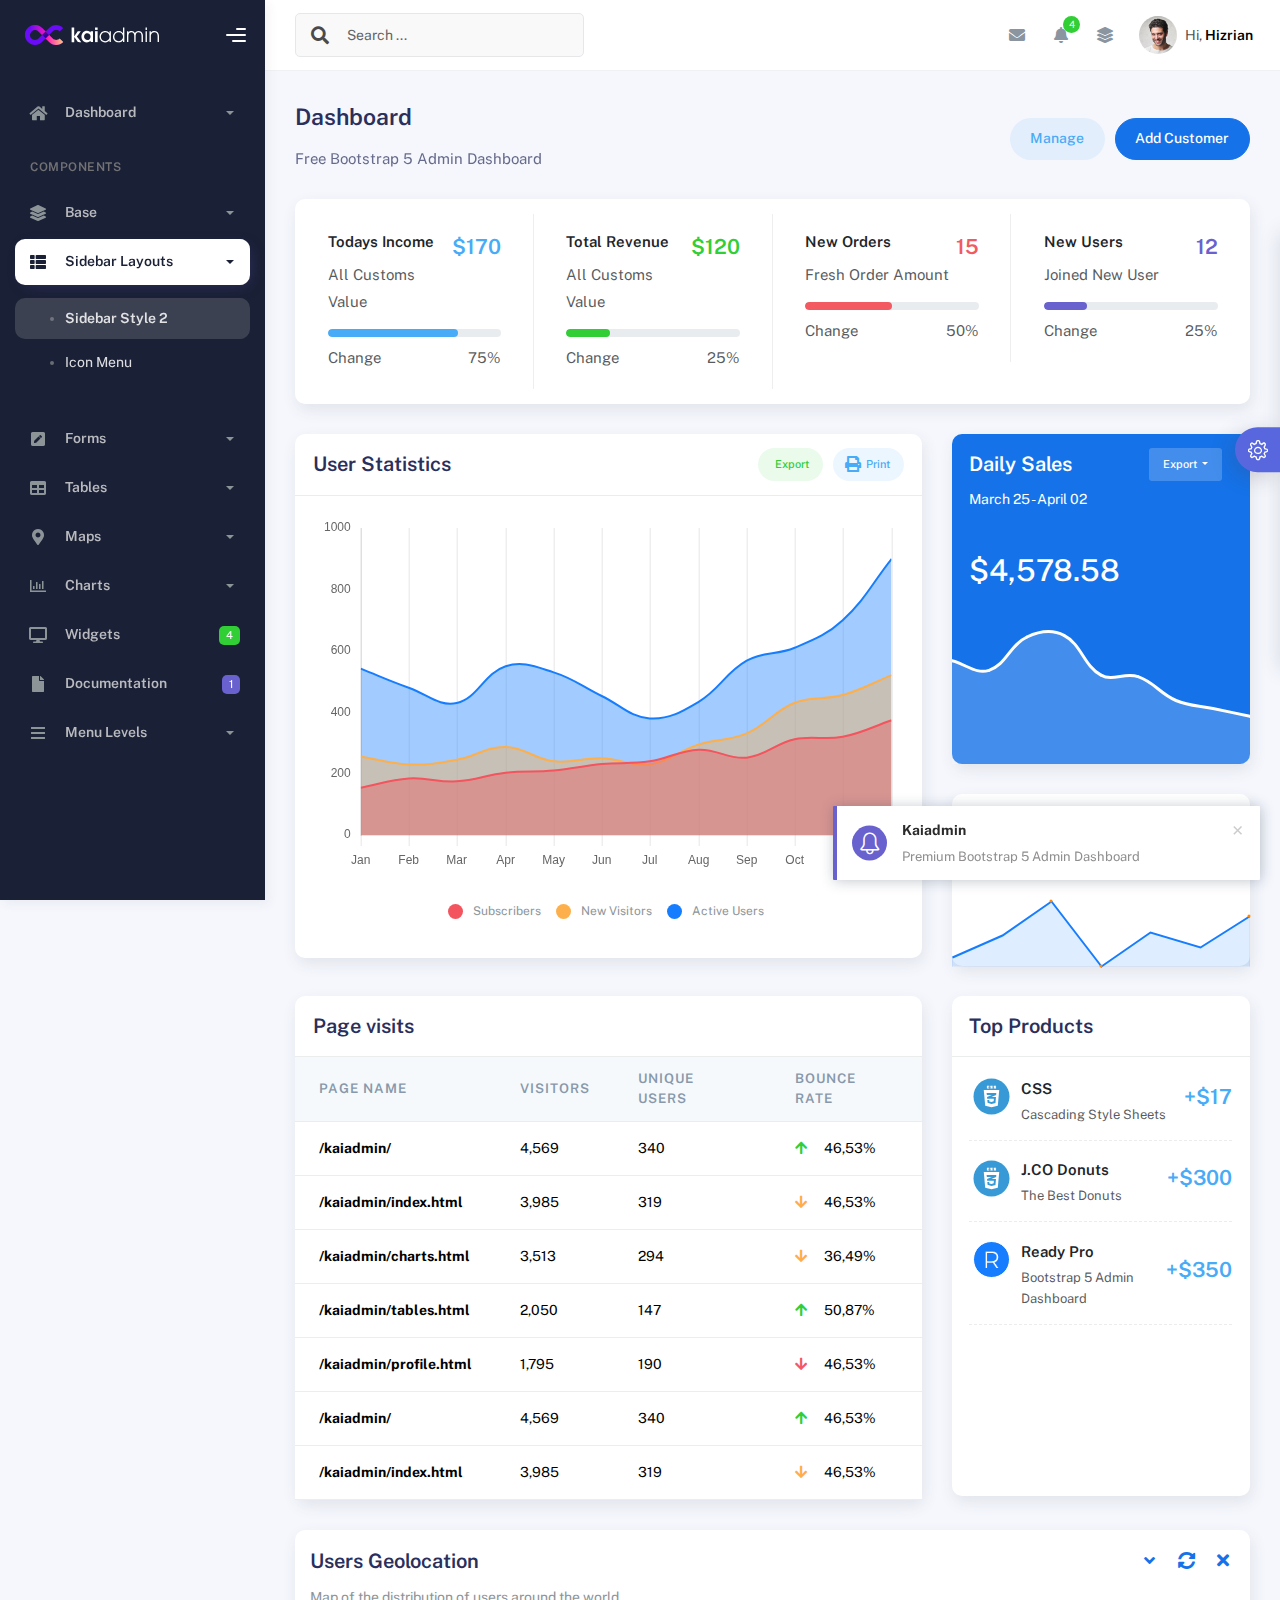
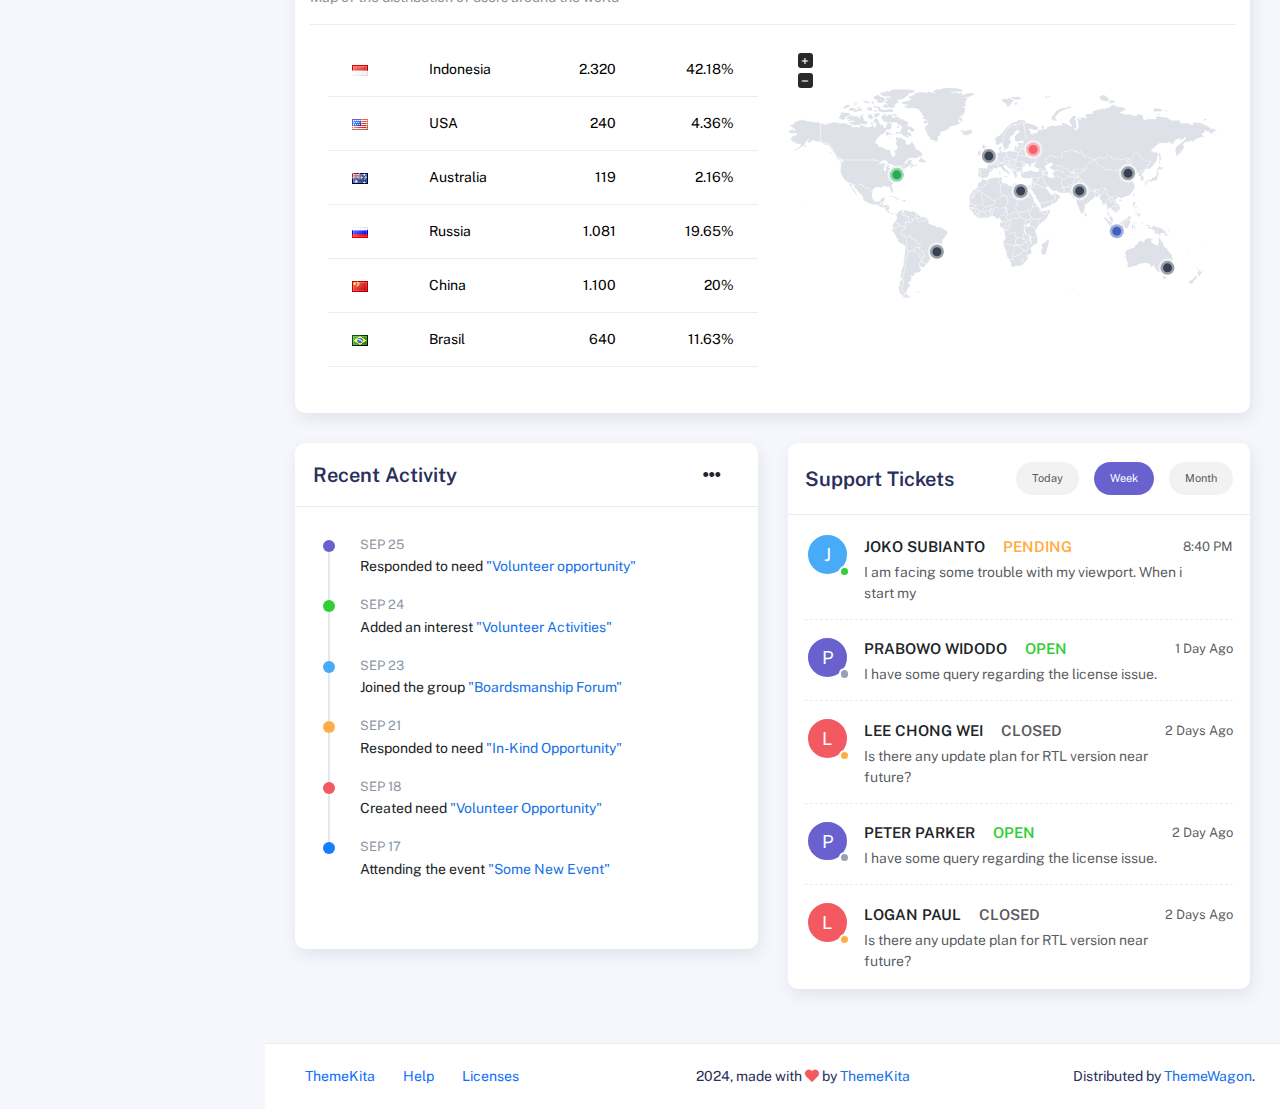
<file: admin/sidebar-style-2.html>
<!DOCTYPE html>
<html lang="en">
  <head>
    <meta http-equiv="X-UA-Compatible" content="IE=edge" />
    <title>Kaiadmin - Bootstrap 5 Admin Dashboard</title>
    <meta
      content="width=device-width, initial-scale=1.0, shrink-to-fit=no"
      name="viewport"
    />
    <link
      rel="icon"
      href="assets/img/kaiadmin/favicon.ico"
      type="image/x-icon"
    />

    <!-- Fonts and icons -->
    <script src="assets/js/plugin/webfont/webfont.min.js"></script>
    <script>
      WebFont.load({
        google: { families: ["Public Sans:300,400,500,600,700"] },
        custom: {
          families: [
            "Font Awesome 5 Solid",
            "Font Awesome 5 Regular",
            "Font Awesome 5 Brands",
            "simple-line-icons",
          ],
          urls: ["assets/css/fonts.min.css"],
        },
        active: function () {
          sessionStorage.fonts = true;
        },
      });
    </script>

    <!-- CSS Files -->
    <link rel="stylesheet" href="assets/css/bootstrap.min.css" />
    <link rel="stylesheet" href="assets/css/plugins.min.css" />
    <link rel="stylesheet" href="assets/css/kaiadmin.min.css" />

    <!-- CSS Just for demo purpose, don't include it in your project -->
    <link rel="stylesheet" href="assets/css/demo.css" />
  </head>
  <body>
    <div class="wrapper">
      <!-- Sidebar -->
      <div class="sidebar sidebar-style-2" data-background-color="dark">
        <div class="sidebar-logo">
          <!-- Logo Header -->
          <div class="logo-header" data-background-color="dark">
            <a href="index.html" class="logo">
              <img
                src="assets/img/kaiadmin/logo_light.svg"
                alt="navbar brand"
                class="navbar-brand"
                height="20"
              />
            </a>
            <div class="nav-toggle">
              <button class="btn btn-toggle toggle-sidebar">
                <i class="gg-menu-right"></i>
              </button>
              <button class="btn btn-toggle sidenav-toggler">
                <i class="gg-menu-left"></i>
              </button>
            </div>
            <button class="topbar-toggler more">
              <i class="gg-more-vertical-alt"></i>
            </button>
          </div>
          <!-- End Logo Header -->
        </div>
        <div class="sidebar-wrapper scrollbar scrollbar-inner">
          <div class="sidebar-content">
            <ul class="nav nav-secondary">
              <li class="nav-item">
                <a
                  data-bs-toggle="collapse"
                  href="#dashboard"
                  class="collapsed"
                  aria-expanded="false"
                >
                  <i class="fas fa-home"></i>
                  <p>Dashboard</p>
                  <span class="caret"></span>
                </a>
                <div class="collapse" id="dashboard">
                  <ul class="nav nav-collapse">
                    <li>
                      <a href="../demo1/index.html">
                        <span class="sub-item">Dashboard 1</span>
                      </a>
                    </li>
                  </ul>
                </div>
              </li>
              <li class="nav-section">
                <span class="sidebar-mini-icon">
                  <i class="fa fa-ellipsis-h"></i>
                </span>
                <h4 class="text-section">Components</h4>
              </li>
              <li class="nav-item">
                <a data-bs-toggle="collapse" href="#base">
                  <i class="fas fa-layer-group"></i>
                  <p>Base</p>
                  <span class="caret"></span>
                </a>
                <div class="collapse" id="base">
                  <ul class="nav nav-collapse">
                    <li>
                      <a href="components/avatars.html">
                        <span class="sub-item">Avatars</span>
                      </a>
                    </li>
                    <li>
                      <a href="components/buttons.html">
                        <span class="sub-item">Buttons</span>
                      </a>
                    </li>
                    <li>
                      <a href="components/gridsystem.html">
                        <span class="sub-item">Grid System</span>
                      </a>
                    </li>
                    <li>
                      <a href="components/panels.html">
                        <span class="sub-item">Panels</span>
                      </a>
                    </li>
                    <li>
                      <a href="components/notifications.html">
                        <span class="sub-item">Notifications</span>
                      </a>
                    </li>
                    <li>
                      <a href="components/sweetalert.html">
                        <span class="sub-item">Sweet Alert</span>
                      </a>
                    </li>
                    <li>
                      <a href="components/font-awesome-icons.html">
                        <span class="sub-item">Font Awesome Icons</span>
                      </a>
                    </li>
                    <li>
                      <a href="components/simple-line-icons.html">
                        <span class="sub-item">Simple Line Icons</span>
                      </a>
                    </li>
                    <li>
                      <a href="components/typography.html">
                        <span class="sub-item">Typography</span>
                      </a>
                    </li>
                  </ul>
                </div>
              </li>
              <li class="nav-item active submenu">
                <a data-bs-toggle="collapse" href="#sidebarLayouts">
                  <i class="fas fa-th-list"></i>
                  <p>Sidebar Layouts</p>
                  <span class="caret"></span>
                </a>
                <div class="collapse show" id="sidebarLayouts">
                  <ul class="nav nav-collapse">
                    <li class="active">
                      <a href="sidebar-style-2.html">
                        <span class="sub-item">Sidebar Style 2</span>
                      </a>
                    </li>
                    <li>
                      <a href="icon-menu.html">
                        <span class="sub-item">Icon Menu</span>
                      </a>
                    </li>
                  </ul>
                </div>
              </li>
              <li class="nav-item">
                <a data-bs-toggle="collapse" href="#forms">
                  <i class="fas fa-pen-square"></i>
                  <p>Forms</p>
                  <span class="caret"></span>
                </a>
                <div class="collapse" id="forms">
                  <ul class="nav nav-collapse">
                    <li>
                      <a href="forms/forms.html">
                        <span class="sub-item">Basic Form</span>
                      </a>
                    </li>
                  </ul>
                </div>
              </li>
              <li class="nav-item">
                <a data-bs-toggle="collapse" href="#tables">
                  <i class="fas fa-table"></i>
                  <p>Tables</p>
                  <span class="caret"></span>
                </a>
                <div class="collapse" id="tables">
                  <ul class="nav nav-collapse">
                    <li>
                      <a href="tables/tables.html">
                        <span class="sub-item">Basic Table</span>
                      </a>
                    </li>
                    <li>
                      <a href="tables/datatables.html">
                        <span class="sub-item">Datatables</span>
                      </a>
                    </li>
                  </ul>
                </div>
              </li>
              <li class="nav-item">
                <a data-bs-toggle="collapse" href="#maps">
                  <i class="fas fa-map-marker-alt"></i>
                  <p>Maps</p>
                  <span class="caret"></span>
                </a>
                <div class="collapse" id="maps">
                  <ul class="nav nav-collapse">
                    <li>
                      <a href="maps/googlemaps.html">
                        <span class="sub-item">Google Maps</span>
                      </a>
                    </li>
                    <li>
                      <a href="maps/jsvectormap.html">
                        <span class="sub-item">Jsvectormap</span>
                      </a>
                    </li>
                  </ul>
                </div>
              </li>
              <li class="nav-item">
                <a data-bs-toggle="collapse" href="#charts">
                  <i class="far fa-chart-bar"></i>
                  <p>Charts</p>
                  <span class="caret"></span>
                </a>
                <div class="collapse" id="charts">
                  <ul class="nav nav-collapse">
                    <li>
                      <a href="charts/charts.html">
                        <span class="sub-item">Chart Js</span>
                      </a>
                    </li>
                    <li>
                      <a href="charts/sparkline.html">
                        <span class="sub-item">Sparkline</span>
                      </a>
                    </li>
                  </ul>
                </div>
              </li>
              <li class="nav-item">
                <a href="widgets.html">
                  <i class="fas fa-desktop"></i>
                  <p>Widgets</p>
                  <span class="badge badge-success">4</span>
                </a>
              </li>
              <li class="nav-item">
                <a href="../../documentation/index.html">
                  <i class="fas fa-file"></i>
                  <p>Documentation</p>
                  <span class="badge badge-secondary">1</span>
                </a>
              </li>
              <li class="nav-item">
                <a data-bs-toggle="collapse" href="#submenu">
                  <i class="fas fa-bars"></i>
                  <p>Menu Levels</p>
                  <span class="caret"></span>
                </a>
                <div class="collapse" id="submenu">
                  <ul class="nav nav-collapse">
                    <li>
                      <a data-bs-toggle="collapse" href="#subnav1">
                        <span class="sub-item">Level 1</span>
                        <span class="caret"></span>
                      </a>
                      <div class="collapse" id="subnav1">
                        <ul class="nav nav-collapse subnav">
                          <li>
                            <a href="#">
                              <span class="sub-item">Level 2</span>
                            </a>
                          </li>
                          <li>
                            <a href="#">
                              <span class="sub-item">Level 2</span>
                            </a>
                          </li>
                        </ul>
                      </div>
                    </li>
                    <li>
                      <a data-bs-toggle="collapse" href="#subnav2">
                        <span class="sub-item">Level 1</span>
                        <span class="caret"></span>
                      </a>
                      <div class="collapse" id="subnav2">
                        <ul class="nav nav-collapse subnav">
                          <li>
                            <a href="#">
                              <span class="sub-item">Level 2</span>
                            </a>
                          </li>
                        </ul>
                      </div>
                    </li>
                    <li>
                      <a href="#">
                        <span class="sub-item">Level 1</span>
                      </a>
                    </li>
                  </ul>
                </div>
              </li>
            </ul>
          </div>
        </div>
      </div>
      <!-- End Sidebar -->

      <div class="main-panel">
        <div class="main-header">
          <div class="main-header-logo">
            <!-- Logo Header -->
            <div class="logo-header" data-background-color="dark">
              <a href="index.html" class="logo">
                <img
                  src="assets/img/kaiadmin/logo_light.svg"
                  alt="navbar brand"
                  class="navbar-brand"
                  height="20"
                />
              </a>
              <div class="nav-toggle">
                <button class="btn btn-toggle toggle-sidebar">
                  <i class="gg-menu-right"></i>
                </button>
                <button class="btn btn-toggle sidenav-toggler">
                  <i class="gg-menu-left"></i>
                </button>
              </div>
              <button class="topbar-toggler more">
                <i class="gg-more-vertical-alt"></i>
              </button>
            </div>
            <!-- End Logo Header -->
          </div>
          <!-- Navbar Header -->
          <nav
            class="navbar navbar-header navbar-header-transparent navbar-expand-lg border-bottom"
          >
            <div class="container-fluid">
              <nav
                class="navbar navbar-header-left navbar-expand-lg navbar-form nav-search p-0 d-none d-lg-flex"
              >
                <div class="input-group">
                  <div class="input-group-prepend">
                    <button type="submit" class="btn btn-search pe-1">
                      <i class="fa fa-search search-icon"></i>
                    </button>
                  </div>
                  <input
                    type="text"
                    placeholder="Search ..."
                    class="form-control"
                  />
                </div>
              </nav>

              <ul class="navbar-nav topbar-nav ms-md-auto align-items-center">
                <li
                  class="nav-item topbar-icon dropdown hidden-caret d-flex d-lg-none"
                >
                  <a
                    class="nav-link dropdown-toggle"
                    data-bs-toggle="dropdown"
                    href="#"
                    role="button"
                    aria-expanded="false"
                    aria-haspopup="true"
                  >
                    <i class="fa fa-search"></i>
                  </a>
                  <ul class="dropdown-menu dropdown-search animated fadeIn">
                    <form class="navbar-left navbar-form nav-search">
                      <div class="input-group">
                        <input
                          type="text"
                          placeholder="Search ..."
                          class="form-control"
                        />
                      </div>
                    </form>
                  </ul>
                </li>
                <li class="nav-item topbar-icon dropdown hidden-caret">
                  <a
                    class="nav-link dropdown-toggle"
                    href="#"
                    id="messageDropdown"
                    role="button"
                    data-bs-toggle="dropdown"
                    aria-haspopup="true"
                    aria-expanded="false"
                  >
                    <i class="fa fa-envelope"></i>
                  </a>
                  <ul
                    class="dropdown-menu messages-notif-box animated fadeIn"
                    aria-labelledby="messageDropdown"
                  >
                    <li>
                      <div
                        class="dropdown-title d-flex justify-content-between align-items-center"
                      >
                        Messages
                        <a href="#" class="small">Mark all as read</a>
                      </div>
                    </li>
                    <li>
                      <div class="message-notif-scroll scrollbar-outer">
                        <div class="notif-center">
                          <a href="#">
                            <div class="notif-img">
                              <img
                                src="assets/img/jm_denis.jpg"
                                alt="Img Profile"
                              />
                            </div>
                            <div class="notif-content">
                              <span class="subject">Jimmy Denis</span>
                              <span class="block"> How are you ? </span>
                              <span class="time">5 minutes ago</span>
                            </div>
                          </a>
                          <a href="#">
                            <div class="notif-img">
                              <img
                                src="assets/img/chadengle.jpg"
                                alt="Img Profile"
                              />
                            </div>
                            <div class="notif-content">
                              <span class="subject">Chad</span>
                              <span class="block"> Ok, Thanks ! </span>
                              <span class="time">12 minutes ago</span>
                            </div>
                          </a>
                          <a href="#">
                            <div class="notif-img">
                              <img
                                src="assets/img/mlane.jpg"
                                alt="Img Profile"
                              />
                            </div>
                            <div class="notif-content">
                              <span class="subject">Jhon Doe</span>
                              <span class="block">
                                Ready for the meeting today...
                              </span>
                              <span class="time">12 minutes ago</span>
                            </div>
                          </a>
                          <a href="#">
                            <div class="notif-img">
                              <img
                                src="assets/img/talha.jpg"
                                alt="Img Profile"
                              />
                            </div>
                            <div class="notif-content">
                              <span class="subject">Talha</span>
                              <span class="block"> Hi, Apa Kabar ? </span>
                              <span class="time">17 minutes ago</span>
                            </div>
                          </a>
                        </div>
                      </div>
                    </li>
                    <li>
                      <a class="see-all" href="javascript:void(0);"
                        >See all messages<i class="fa fa-angle-right"></i>
                      </a>
                    </li>
                  </ul>
                </li>
                <li class="nav-item topbar-icon dropdown hidden-caret">
                  <a
                    class="nav-link dropdown-toggle"
                    href="#"
                    id="notifDropdown"
                    role="button"
                    data-bs-toggle="dropdown"
                    aria-haspopup="true"
                    aria-expanded="false"
                  >
                    <i class="fa fa-bell"></i>
                    <span class="notification">4</span>
                  </a>
                  <ul
                    class="dropdown-menu notif-box animated fadeIn"
                    aria-labelledby="notifDropdown"
                  >
                    <li>
                      <div class="dropdown-title">
                        You have 4 new notification
                      </div>
                    </li>
                    <li>
                      <div class="notif-scroll scrollbar-outer">
                        <div class="notif-center">
                          <a href="#">
                            <div class="notif-icon notif-primary">
                              <i class="fa fa-user-plus"></i>
                            </div>
                            <div class="notif-content">
                              <span class="block"> New user registered </span>
                              <span class="time">5 minutes ago</span>
                            </div>
                          </a>
                          <a href="#">
                            <div class="notif-icon notif-success">
                              <i class="fa fa-comment"></i>
                            </div>
                            <div class="notif-content">
                              <span class="block">
                                Rahmad commented on Admin
                              </span>
                              <span class="time">12 minutes ago</span>
                            </div>
                          </a>
                          <a href="#">
                            <div class="notif-img">
                              <img
                                src="assets/img/profile2.jpg"
                                alt="Img Profile"
                              />
                            </div>
                            <div class="notif-content">
                              <span class="block">
                                Reza send messages to you
                              </span>
                              <span class="time">12 minutes ago</span>
                            </div>
                          </a>
                          <a href="#">
                            <div class="notif-icon notif-danger">
                              <i class="fa fa-heart"></i>
                            </div>
                            <div class="notif-content">
                              <span class="block"> Farrah liked Admin </span>
                              <span class="time">17 minutes ago</span>
                            </div>
                          </a>
                        </div>
                      </div>
                    </li>
                    <li>
                      <a class="see-all" href="javascript:void(0);"
                        >See all notifications<i class="fa fa-angle-right"></i>
                      </a>
                    </li>
                  </ul>
                </li>
                <li class="nav-item topbar-icon dropdown hidden-caret">
                  <a
                    class="nav-link"
                    data-bs-toggle="dropdown"
                    href="#"
                    aria-expanded="false"
                  >
                    <i class="fas fa-layer-group"></i>
                  </a>
                  <div class="dropdown-menu quick-actions animated fadeIn">
                    <div class="quick-actions-header">
                      <span class="title mb-1">Quick Actions</span>
                      <span class="subtitle op-7">Shortcuts</span>
                    </div>
                    <div class="quick-actions-scroll scrollbar-outer">
                      <div class="quick-actions-items">
                        <div class="row m-0">
                          <a class="col-6 col-md-4 p-0" href="#">
                            <div class="quick-actions-item">
                              <div class="avatar-item bg-danger rounded-circle">
                                <i class="far fa-calendar-alt"></i>
                              </div>
                              <span class="text">Calendar</span>
                            </div>
                          </a>
                          <a class="col-6 col-md-4 p-0" href="#">
                            <div class="quick-actions-item">
                              <div
                                class="avatar-item bg-warning rounded-circle"
                              >
                                <i class="fas fa-map"></i>
                              </div>
                              <span class="text">Maps</span>
                            </div>
                          </a>
                          <a class="col-6 col-md-4 p-0" href="#">
                            <div class="quick-actions-item">
                              <div class="avatar-item bg-info rounded-circle">
                                <i class="fas fa-file-excel"></i>
                              </div>
                              <span class="text">Reports</span>
                            </div>
                          </a>
                          <a class="col-6 col-md-4 p-0" href="#">
                            <div class="quick-actions-item">
                              <div
                                class="avatar-item bg-success rounded-circle"
                              >
                                <i class="fas fa-envelope"></i>
                              </div>
                              <span class="text">Emails</span>
                            </div>
                          </a>
                          <a class="col-6 col-md-4 p-0" href="#">
                            <div class="quick-actions-item">
                              <div
                                class="avatar-item bg-primary rounded-circle"
                              >
                                <i class="fas fa-file-invoice-dollar"></i>
                              </div>
                              <span class="text">Invoice</span>
                            </div>
                          </a>
                          <a class="col-6 col-md-4 p-0" href="#">
                            <div class="quick-actions-item">
                              <div
                                class="avatar-item bg-secondary rounded-circle"
                              >
                                <i class="fas fa-credit-card"></i>
                              </div>
                              <span class="text">Payments</span>
                            </div>
                          </a>
                        </div>
                      </div>
                    </div>
                  </div>
                </li>

                <li class="nav-item topbar-user dropdown hidden-caret">
                  <a
                    class="dropdown-toggle profile-pic"
                    data-bs-toggle="dropdown"
                    href="#"
                    aria-expanded="false"
                  >
                    <div class="avatar-sm">
                      <img
                        src="assets/img/profile.jpg"
                        alt="..."
                        class="avatar-img rounded-circle"
                      />
                    </div>
                    <span class="profile-username">
                      <span class="op-7">Hi,</span>
                      <span class="fw-bold">Hizrian</span>
                    </span>
                  </a>
                  <ul class="dropdown-menu dropdown-user animated fadeIn">
                    <div class="dropdown-user-scroll scrollbar-outer">
                      <li>
                        <div class="user-box">
                          <div class="avatar-lg">
                            <img
                              src="assets/img/profile.jpg"
                              alt="image profile"
                              class="avatar-img rounded"
                            />
                          </div>
                          <div class="u-text">
                            <h4>Hizrian</h4>
                            <p class="text-muted">hello@example.com</p>
                            <a
                              href="profile.html"
                              class="btn btn-xs btn-secondary btn-sm"
                              >View Profile</a
                            >
                          </div>
                        </div>
                      </li>
                      <li>
                        <div class="dropdown-divider"></div>
                        <a class="dropdown-item" href="#">My Profile</a>
                        <a class="dropdown-item" href="#">My Balance</a>
                        <a class="dropdown-item" href="#">Inbox</a>
                        <div class="dropdown-divider"></div>
                        <a class="dropdown-item" href="#">Account Setting</a>
                        <div class="dropdown-divider"></div>
                        <a class="dropdown-item" href="#">Logout</a>
                      </li>
                    </div>
                  </ul>
                </li>
              </ul>
            </div>
          </nav>
          <!-- End Navbar -->
        </div>

        <div class="container">
          <div class="page-inner">
            <div
              class="d-flex align-items-left align-items-md-center flex-column flex-md-row pt-2 pb-4"
            >
              <div>
                <h3 class="fw-bold mb-3">Dashboard</h3>
                <h6 class="op-7 mb-2">Free Bootstrap 5 Admin Dashboard</h6>
              </div>
              <div class="ms-md-auto py-2 py-md-0">
                <a href="#" class="btn btn-label-info btn-round me-2">Manage</a>
                <a href="#" class="btn btn-primary btn-round">Add Customer</a>
              </div>
            </div>
            <div class="row row-card-no-pd">
              <div class="col-12 col-sm-6 col-md-6 col-xl-3">
                <div class="card">
                  <div class="card-body">
                    <div class="d-flex justify-content-between">
                      <div>
                        <h6><b>Todays Income</b></h6>
                        <p class="text-muted">All Customs Value</p>
                      </div>
                      <h4 class="text-info fw-bold">$170</h4>
                    </div>
                    <div class="progress progress-sm">
                      <div
                        class="progress-bar bg-info w-75"
                        role="progressbar"
                        aria-valuenow="75"
                        aria-valuemin="0"
                        aria-valuemax="100"
                      ></div>
                    </div>
                    <div class="d-flex justify-content-between mt-2">
                      <p class="text-muted mb-0">Change</p>
                      <p class="text-muted mb-0">75%</p>
                    </div>
                  </div>
                </div>
              </div>
              <div class="col-12 col-sm-6 col-md-6 col-xl-3">
                <div class="card">
                  <div class="card-body">
                    <div class="d-flex justify-content-between">
                      <div>
                        <h6><b>Total Revenue</b></h6>
                        <p class="text-muted">All Customs Value</p>
                      </div>
                      <h4 class="text-success fw-bold">$120</h4>
                    </div>
                    <div class="progress progress-sm">
                      <div
                        class="progress-bar bg-success w-25"
                        role="progressbar"
                        aria-valuenow="25"
                        aria-valuemin="0"
                        aria-valuemax="100"
                      ></div>
                    </div>
                    <div class="d-flex justify-content-between mt-2">
                      <p class="text-muted mb-0">Change</p>
                      <p class="text-muted mb-0">25%</p>
                    </div>
                  </div>
                </div>
              </div>
              <div class="col-12 col-sm-6 col-md-6 col-xl-3">
                <div class="card">
                  <div class="card-body">
                    <div class="d-flex justify-content-between">
                      <div>
                        <h6><b>New Orders</b></h6>
                        <p class="text-muted">Fresh Order Amount</p>
                      </div>
                      <h4 class="text-danger fw-bold">15</h4>
                    </div>
                    <div class="progress progress-sm">
                      <div
                        class="progress-bar bg-danger w-50"
                        role="progressbar"
                        aria-valuenow="50"
                        aria-valuemin="0"
                        aria-valuemax="100"
                      ></div>
                    </div>
                    <div class="d-flex justify-content-between mt-2">
                      <p class="text-muted mb-0">Change</p>
                      <p class="text-muted mb-0">50%</p>
                    </div>
                  </div>
                </div>
              </div>
              <div class="col-12 col-sm-6 col-md-6 col-xl-3">
                <div class="card">
                  <div class="card-body">
                    <div class="d-flex justify-content-between">
                      <div>
                        <h6><b>New Users</b></h6>
                        <p class="text-muted">Joined New User</p>
                      </div>
                      <h4 class="text-secondary fw-bold">12</h4>
                    </div>
                    <div class="progress progress-sm">
                      <div
                        class="progress-bar bg-secondary w-25"
                        role="progressbar"
                        aria-valuenow="25"
                        aria-valuemin="0"
                        aria-valuemax="100"
                      ></div>
                    </div>
                    <div class="d-flex justify-content-between mt-2">
                      <p class="text-muted mb-0">Change</p>
                      <p class="text-muted mb-0">25%</p>
                    </div>
                  </div>
                </div>
              </div>
            </div>
            <div class="row">
              <div class="col-md-8">
                <div class="card">
                  <div class="card-header">
                    <div class="card-head-row">
                      <div class="card-title">User Statistics</div>
                      <div class="card-tools">
                        <a
                          href="#"
                          class="btn btn-label-success btn-round btn-sm me-2"
                        >
                          <span class="btn-label">
                            <i class="fa fa-pencil"></i>
                          </span>
                          Export
                        </a>
                        <a href="#" class="btn btn-label-info btn-round btn-sm">
                          <span class="btn-label">
                            <i class="fa fa-print"></i>
                          </span>
                          Print
                        </a>
                      </div>
                    </div>
                  </div>
                  <div class="card-body">
                    <div class="chart-container" style="min-height: 375px">
                      <canvas id="statisticsChart"></canvas>
                    </div>
                    <div id="myChartLegend"></div>
                  </div>
                </div>
              </div>
              <div class="col-md-4">
                <div class="card card-primary">
                  <div class="card-header">
                    <div class="card-head-row">
                      <div class="card-title">Daily Sales</div>
                      <div class="card-tools">
                        <div class="dropdown">
                          <button
                            class="btn btn-sm btn-label-light dropdown-toggle"
                            type="button"
                            id="dropdownMenuButton"
                            data-bs-toggle="dropdown"
                            aria-haspopup="true"
                            aria-expanded="false"
                          >
                            Export
                          </button>
                          <div
                            class="dropdown-menu"
                            aria-labelledby="dropdownMenuButton"
                          >
                            <a class="dropdown-item" href="#">Action</a>
                            <a class="dropdown-item" href="#">Another action</a>
                            <a class="dropdown-item" href="#"
                              >Something else here</a
                            >
                          </div>
                        </div>
                      </div>
                    </div>
                    <div class="card-category">March 25 - April 02</div>
                  </div>
                  <div class="card-body pb-0">
                    <div class="mb-4 mt-2">
                      <h1>$4,578.58</h1>
                    </div>
                    <div class="pull-in">
                      <canvas id="dailySalesChart"></canvas>
                    </div>
                  </div>
                </div>
                <div class="card">
                  <div class="card-body pb-0">
                    <div class="h1 fw-bold float-end text-primary">+5%</div>
                    <h2 class="mb-2">17</h2>
                    <p class="text-muted">Users online</p>
                    <div class="pull-in sparkline-fix">
                      <div id="lineChart"></div>
                    </div>
                  </div>
                </div>
              </div>
            </div>
            <!-- <div class="row">
						<div class="col-md-4">
							<div class="card">
								<div class="card-body pb-0">
									<div class="h1 fw-bold float-end text-primary">+5%</div>
									<h2 class="mb-2">17</h2>
									<p class="text-muted">Users online</p>
									<div class="pull-in sparkline-fix">
										<div id="lineChart"></div>
									</div>
								</div>
							</div>
						</div>
						<div class="col-md-4">
							<div class="card">
								<div class="card-body pb-0">
									<div class="h1 fw-bold float-end text-danger">-3%</div>
									<h2 class="mb-2">27</h2>
									<p class="text-muted">New Users</p>
									<div class="pull-in sparkline-fix">
										<div id="lineChart2"></div>
									</div>
								</div>
							</div>
						</div>
						<div class="col-md-4">
							<div class="card">
								<div class="card-body pb-0">
									<div class="h1 fw-bold float-end text-warning">+7%</div>
									<h2 class="mb-2">213</h2>
									<p class="text-muted">Transactions</p>
									<div class="pull-in sparkline-fix">
										<div id="lineChart3"></div>
									</div>
								</div>
							</div>
						</div>
					</div> -->
            <!-- <div class="row">
						<div class="col-md-4">
							<div class="card">
								<div class="card-header">
									<div class="card-title">Top Products</div>
								</div>
								<div class="card-body pb-0">
									<div class="d-flex">
										<div class="avatar">
											<img src="assets/img/logoproduct.svg" alt="..." class="avatar-img rounded-circle">
										</div>
										<div class="flex-1 pt-1 ms-2">
											<h6 class="fw-bold mb-1">CSS</h6>
											<small class="text-muted">Cascading Style Sheets</small>
										</div>
										<div class="d-flex ms-auto align-items-center">
											<h4 class="text-info fw-bold">+$17</h4>
										</div>
									</div>
									<div class="separator-dashed"></div>
									<div class="d-flex">
										<div class="avatar">
											<img src="assets/img/logoproduct.svg" alt="..." class="avatar-img rounded-circle">
										</div>
										<div class="flex-1 pt-1 ms-2">
											<h6 class="fw-bold mb-1">J.CO Donuts</h6>
											<small class="text-muted">The Best Donuts</small>
										</div>
										<div class="d-flex ms-auto align-items-center">
											<h4 class="text-info fw-bold">+$300</h4>
										</div>
									</div>
									<div class="separator-dashed"></div>
									<div class="d-flex">
										<div class="avatar">
											<img src="assets/img/logoproduct3.svg" alt="..." class="avatar-img rounded-circle">
										</div>
										<div class="flex-1 pt-1 ms-2">
											<h6 class="fw-bold mb-1">Ready Pro</h6>
											<small class="text-muted">Bootstrap 5 Admin Dashboard</small>
										</div>
										<div class="d-flex ms-auto align-items-center">
											<h4 class="text-info fw-bold">+$350</h4>
										</div>
									</div>
									<div class="separator-dashed"></div>
									<div class="pull-in">
										<canvas id="topProductsChart"></canvas>
									</div>
								</div>
							</div>
						</div>
						<div class="col-md-4">
							<div class="card">
								<div class="card-body">
									<div class="card-title fw-mediumbold">Suggested People</div>
									<div class="card-list">
										<div class="item-list">
											<div class="avatar">
												<img src="assets/img/jm_denis.jpg" alt="..." class="avatar-img rounded-circle">
											</div>
											<div class="info-user ms-3">
												<div class="username">Jimmy Denis</div>
												<div class="status">Graphic Designer</div>
											</div>
											<button class="btn btn-icon btn-primary btn-round btn-xs">
												<i class="fa fa-plus"></i>
											</button>
										</div>
										<div class="item-list">
											<div class="avatar">
												<img src="assets/img/chadengle.jpg" alt="..." class="avatar-img rounded-circle">
											</div>
											<div class="info-user ms-3">
												<div class="username">Chad</div>
												<div class="status">CEO Zeleaf</div>
											</div>
											<button class="btn btn-icon btn-primary btn-round btn-xs">
												<i class="fa fa-plus"></i>
											</button>
										</div>
										<div class="item-list">
											<div class="avatar">
												<img src="assets/img/talha.jpg" alt="..." class="avatar-img rounded-circle">
											</div>
											<div class="info-user ms-3">
												<div class="username">Talha</div>
												<div class="status">Front End Designer</div>
											</div>
											<button class="btn btn-icon btn-primary btn-round btn-xs">
												<i class="fa fa-plus"></i>
											</button>
										</div>
										<div class="item-list">
											<div class="avatar">
												<img src="assets/img/mlane.jpg" alt="..." class="avatar-img rounded-circle">
											</div>
											<div class="info-user ms-3">
												<div class="username">John Doe</div>
												<div class="status">Back End Developer</div>
											</div>
											<button class="btn btn-icon btn-primary btn-round btn-xs">
												<i class="fa fa-plus"></i>
											</button>
										</div>
										<div class="item-list">
											<div class="avatar">
												<img src="assets/img/talha.jpg" alt="..." class="avatar-img rounded-circle">
											</div>
											<div class="info-user ms-3">
												<div class="username">Talha</div>
												<div class="status">Front End Designer</div>
											</div>
											<button class="btn btn-icon btn-primary btn-round btn-xs">
												<i class="fa fa-plus"></i>
											</button>
										</div>
										<div class="item-list">
											<div class="avatar">
												<img src="assets/img/jm_denis.jpg" alt="..." class="avatar-img rounded-circle">
											</div>
											<div class="info-user ms-3">
												<div class="username">Jimmy Denis</div>
												<div class="status">Graphic Designer</div>
											</div>
											<button class="btn btn-icon btn-primary btn-round btn-xs">
												<i class="fa fa-plus"></i>
											</button>
										</div>
									</div>
								</div>
							</div>
						</div>
						<div class="col-md-4">
							<div class="card card-primary bg-primary-gradient">
								<div class="card-body">
									<h5 class="mt-3 b-b1 pb-2 mb-4 fw-bold">Active user right now</h5>
									<h1 class="mb-4 fw-bold">17</h1>
									<h5 class="mt-3 b-b1 pb-2 mb-5 fw-bold">Page view per minutes</h5>
									<div id="activeUsersChart"></div>
									<h5 class="mt-5 pb-3 mb-0 fw-bold">Top active pages</h5>
									<ul class="list-unstyled">
										<li class="d-flex justify-content-between pb-1 pt-1"><small>/product/readypro/index.html</small> <span>7</span></li>
										<li class="d-flex justify-content-between pb-1 pt-1"><small>/product/kaiadmin/demo.html</small> <span>10</span></li>
									</ul>
								</div>
							</div>
						</div>
					</div> -->
            <div class="row">
              <div class="col-md-8">
                <div class="card">
                  <div class="card-header">
                    <div class="card-title">Page visits</div>
                  </div>
                  <div class="card-body p-0">
                    <div class="table-responsive">
                      <!-- Projects table -->
                      <table class="table align-items-center mb-0">
                        <thead class="thead-light">
                          <tr>
                            <th scope="col">Page name</th>
                            <th scope="col">Visitors</th>
                            <th scope="col">Unique users</th>
                            <th scope="col">Bounce rate</th>
                          </tr>
                        </thead>
                        <tbody>
                          <tr>
                            <th scope="row">/kaiadmin/</th>
                            <td>4,569</td>
                            <td>340</td>
                            <td>
                              <i class="fas fa-arrow-up text-success me-3"></i>
                              46,53%
                            </td>
                          </tr>
                          <tr>
                            <th scope="row">/kaiadmin/index.html</th>
                            <td>3,985</td>
                            <td>319</td>
                            <td>
                              <i
                                class="fas fa-arrow-down text-warning me-3"
                              ></i>
                              46,53%
                            </td>
                          </tr>
                          <tr>
                            <th scope="row">/kaiadmin/charts.html</th>
                            <td>3,513</td>
                            <td>294</td>
                            <td>
                              <i
                                class="fas fa-arrow-down text-warning me-3"
                              ></i>
                              36,49%
                            </td>
                          </tr>
                          <tr>
                            <th scope="row">/kaiadmin/tables.html</th>
                            <td>2,050</td>
                            <td>147</td>
                            <td>
                              <i class="fas fa-arrow-up text-success me-3"></i>
                              50,87%
                            </td>
                          </tr>
                          <tr>
                            <th scope="row">/kaiadmin/profile.html</th>
                            <td>1,795</td>
                            <td>190</td>
                            <td>
                              <i class="fas fa-arrow-down text-danger me-3"></i>
                              46,53%
                            </td>
                          </tr>
                          <tr>
                            <th scope="row">/kaiadmin/</th>
                            <td>4,569</td>
                            <td>340</td>
                            <td>
                              <i class="fas fa-arrow-up text-success me-3"></i>
                              46,53%
                            </td>
                          </tr>
                          <tr>
                            <th scope="row">/kaiadmin/index.html</th>
                            <td>3,985</td>
                            <td>319</td>
                            <td>
                              <i
                                class="fas fa-arrow-down text-warning me-3"
                              ></i>
                              46,53%
                            </td>
                          </tr>
                        </tbody>
                      </table>
                    </div>
                  </div>
                </div>
              </div>
              <div class="col-md-4">
                <div class="card">
                  <div class="card-header">
                    <div class="card-title">Top Products</div>
                  </div>
                  <div class="card-body pb-0">
                    <div class="d-flex">
                      <div class="avatar">
                        <img
                          src="assets/img/logoproduct.svg"
                          alt="..."
                          class="avatar-img rounded-circle"
                        />
                      </div>
                      <div class="flex-1 pt-1 ms-2">
                        <h6 class="fw-bold mb-1">CSS</h6>
                        <small class="text-muted">Cascading Style Sheets</small>
                      </div>
                      <div class="d-flex ms-auto align-items-center">
                        <h4 class="text-info fw-bold">+$17</h4>
                      </div>
                    </div>
                    <div class="separator-dashed"></div>
                    <div class="d-flex">
                      <div class="avatar">
                        <img
                          src="assets/img/logoproduct.svg"
                          alt="..."
                          class="avatar-img rounded-circle"
                        />
                      </div>
                      <div class="flex-1 pt-1 ms-2">
                        <h6 class="fw-bold mb-1">J.CO Donuts</h6>
                        <small class="text-muted">The Best Donuts</small>
                      </div>
                      <div class="d-flex ms-auto align-items-center">
                        <h4 class="text-info fw-bold">+$300</h4>
                      </div>
                    </div>
                    <div class="separator-dashed"></div>
                    <div class="d-flex">
                      <div class="avatar">
                        <img
                          src="assets/img/logoproduct3.svg"
                          alt="..."
                          class="avatar-img rounded-circle"
                        />
                      </div>
                      <div class="flex-1 pt-1 ms-2">
                        <h6 class="fw-bold mb-1">Ready Pro</h6>
                        <small class="text-muted"
                          >Bootstrap 5 Admin Dashboard</small
                        >
                      </div>
                      <div class="d-flex ms-auto align-items-center">
                        <h4 class="text-info fw-bold">+$350</h4>
                      </div>
                    </div>
                    <div class="separator-dashed"></div>
                    <div class="pull-in">
                      <canvas id="topProductsChart"></canvas>
                    </div>
                  </div>
                </div>
              </div>
            </div>
            <div class="row row-card-no-pd">
              <div class="col-md-12">
                <div class="card">
                  <div class="card-header">
                    <div class="card-head-row card-tools-still-right">
                      <h4 class="card-title">Users Geolocation</h4>
                      <div class="card-tools">
                        <button
                          class="btn btn-icon btn-link btn-primary btn-xs"
                        >
                          <span class="fa fa-angle-down"></span>
                        </button>
                        <button
                          class="btn btn-icon btn-link btn-primary btn-xs btn-refresh-card"
                        >
                          <span class="fa fa-sync-alt"></span>
                        </button>
                        <button
                          class="btn btn-icon btn-link btn-primary btn-xs"
                        >
                          <span class="fa fa-times"></span>
                        </button>
                      </div>
                    </div>
                    <p class="card-category">
                      Map of the distribution of users around the world
                    </p>
                  </div>
                  <div class="card-body">
                    <div class="row">
                      <div class="col-md-6">
                        <div class="table-responsive table-hover table-sales">
                          <table class="table">
                            <tbody>
                              <tr>
                                <td>
                                  <div class="flag">
                                    <img
                                      src="assets/img/flags/id.png"
                                      alt="indonesia"
                                    />
                                  </div>
                                </td>
                                <td>Indonesia</td>
                                <td class="text-end">2.320</td>
                                <td class="text-end">42.18%</td>
                              </tr>
                              <tr>
                                <td>
                                  <div class="flag">
                                    <img
                                      src="assets/img/flags/us.png"
                                      alt="united states"
                                    />
                                  </div>
                                </td>
                                <td>USA</td>
                                <td class="text-end">240</td>
                                <td class="text-end">4.36%</td>
                              </tr>
                              <tr>
                                <td>
                                  <div class="flag">
                                    <img
                                      src="assets/img/flags/au.png"
                                      alt="australia"
                                    />
                                  </div>
                                </td>
                                <td>Australia</td>
                                <td class="text-end">119</td>
                                <td class="text-end">2.16%</td>
                              </tr>
                              <tr>
                                <td>
                                  <div class="flag">
                                    <img
                                      src="assets/img/flags/ru.png"
                                      alt="russia"
                                    />
                                  </div>
                                </td>
                                <td>Russia</td>
                                <td class="text-end">1.081</td>
                                <td class="text-end">19.65%</td>
                              </tr>
                              <tr>
                                <td>
                                  <div class="flag">
                                    <img
                                      src="assets/img/flags/cn.png"
                                      alt="china"
                                    />
                                  </div>
                                </td>
                                <td>China</td>
                                <td class="text-end">1.100</td>
                                <td class="text-end">20%</td>
                              </tr>
                              <tr>
                                <td>
                                  <div class="flag">
                                    <img
                                      src="assets/img/flags/br.png"
                                      alt="brazil"
                                    />
                                  </div>
                                </td>
                                <td>Brasil</td>
                                <td class="text-end">640</td>
                                <td class="text-end">11.63%</td>
                              </tr>
                            </tbody>
                          </table>
                        </div>
                      </div>
                      <div class="col-md-6">
                        <div class="mapcontainer">
                          <div
                            id="world-map"
                            class="w-100"
                            style="height: 300px"
                          ></div>
                        </div>
                      </div>
                    </div>
                  </div>
                </div>
              </div>
            </div>
            <div class="row">
              <div class="col-md-6">
                <div class="card">
                  <div class="card-header">
                    <div class="card-head-row card-tools-still-right">
                      <div class="card-title">Recent Activity</div>
                      <div class="card-tools">
                        <div class="dropdown">
                          <button
                            class="btn btn-icon btn-clean"
                            type="button"
                            id="dropdownMenuButton"
                            data-bs-toggle="dropdown"
                            aria-haspopup="true"
                            aria-expanded="false"
                          >
                            <i class="fas fa-ellipsis-h"></i>
                          </button>
                          <div
                            class="dropdown-menu"
                            aria-labelledby="dropdownMenuButton"
                          >
                            <a class="dropdown-item" href="#">Action</a>
                            <a class="dropdown-item" href="#">Another action</a>
                            <a class="dropdown-item" href="#"
                              >Something else here</a
                            >
                          </div>
                        </div>
                      </div>
                    </div>
                  </div>
                  <div class="card-body">
                    <ol class="activity-feed">
                      <li class="feed-item feed-item-secondary">
                        <time class="date" datetime="9-25">Sep 25</time>
                        <span class="text"
                          >Responded to need
                          <a href="#">"Volunteer opportunity"</a></span
                        >
                      </li>
                      <li class="feed-item feed-item-success">
                        <time class="date" datetime="9-24">Sep 24</time>
                        <span class="text"
                          >Added an interest
                          <a href="#">"Volunteer Activities"</a></span
                        >
                      </li>
                      <li class="feed-item feed-item-info">
                        <time class="date" datetime="9-23">Sep 23</time>
                        <span class="text"
                          >Joined the group
                          <a href="single-group.php"
                            >"Boardsmanship Forum"</a
                          ></span
                        >
                      </li>
                      <li class="feed-item feed-item-warning">
                        <time class="date" datetime="9-21">Sep 21</time>
                        <span class="text"
                          >Responded to need
                          <a href="#">"In-Kind Opportunity"</a></span
                        >
                      </li>
                      <li class="feed-item feed-item-danger">
                        <time class="date" datetime="9-18">Sep 18</time>
                        <span class="text"
                          >Created need
                          <a href="#">"Volunteer Opportunity"</a></span
                        >
                      </li>
                      <li class="feed-item">
                        <time class="date" datetime="9-17">Sep 17</time>
                        <span class="text"
                          >Attending the event
                          <a href="single-event.php">"Some New Event"</a></span
                        >
                      </li>
                    </ol>
                  </div>
                </div>
              </div>
              <div class="col-md-6">
                <div class="card">
                  <div class="card-header">
                    <div class="card-head-row">
                      <div class="card-title">Support Tickets</div>
                      <div class="card-tools">
                        <ul
                          class="nav nav-pills nav-secondary nav-pills-no-bd nav-sm"
                          id="pills-tab"
                          role="tablist"
                        >
                          <li class="nav-item">
                            <a
                              class="nav-link"
                              id="pills-today"
                              data-bs-toggle="pill"
                              href="#pills-today"
                              role="tab"
                              aria-selected="true"
                              >Today</a
                            >
                          </li>
                          <li class="nav-item">
                            <a
                              class="nav-link active"
                              id="pills-week"
                              data-bs-toggle="pill"
                              href="#pills-week"
                              role="tab"
                              aria-selected="false"
                              >Week</a
                            >
                          </li>
                          <li class="nav-item">
                            <a
                              class="nav-link"
                              id="pills-month"
                              data-bs-toggle="pill"
                              href="#pills-month"
                              role="tab"
                              aria-selected="false"
                              >Month</a
                            >
                          </li>
                        </ul>
                      </div>
                    </div>
                  </div>
                  <div class="card-body">
                    <div class="d-flex">
                      <div class="avatar avatar-online">
                        <span
                          class="avatar-title rounded-circle border border-white bg-info"
                          >J</span
                        >
                      </div>
                      <div class="flex-1 ms-3 pt-1">
                        <h6 class="text-uppercase fw-bold mb-1">
                          Joko Subianto
                          <span class="text-warning ps-3">pending</span>
                        </h6>
                        <span class="text-muted"
                          >I am facing some trouble with my viewport. When i
                          start my</span
                        >
                      </div>
                      <div class="float-end pt-1">
                        <small class="text-muted">8:40 PM</small>
                      </div>
                    </div>
                    <div class="separator-dashed"></div>
                    <div class="d-flex">
                      <div class="avatar avatar-offline">
                        <span
                          class="avatar-title rounded-circle border border-white bg-secondary"
                          >P</span
                        >
                      </div>
                      <div class="flex-1 ms-3 pt-1">
                        <h6 class="text-uppercase fw-bold mb-1">
                          Prabowo Widodo
                          <span class="text-success ps-3">open</span>
                        </h6>
                        <span class="text-muted"
                          >I have some query regarding the license issue.</span
                        >
                      </div>
                      <div class="float-end pt-1">
                        <small class="text-muted">1 Day Ago</small>
                      </div>
                    </div>
                    <div class="separator-dashed"></div>
                    <div class="d-flex">
                      <div class="avatar avatar-away">
                        <span
                          class="avatar-title rounded-circle border border-white bg-danger"
                          >L</span
                        >
                      </div>
                      <div class="flex-1 ms-3 pt-1">
                        <h6 class="text-uppercase fw-bold mb-1">
                          Lee Chong Wei
                          <span class="text-muted ps-3">closed</span>
                        </h6>
                        <span class="text-muted"
                          >Is there any update plan for RTL version near
                          future?</span
                        >
                      </div>
                      <div class="float-end pt-1">
                        <small class="text-muted">2 Days Ago</small>
                      </div>
                    </div>
                    <div class="separator-dashed"></div>
                    <div class="d-flex">
                      <div class="avatar avatar-offline">
                        <span
                          class="avatar-title rounded-circle border border-white bg-secondary"
                          >P</span
                        >
                      </div>
                      <div class="flex-1 ms-3 pt-1">
                        <h6 class="text-uppercase fw-bold mb-1">
                          Peter Parker
                          <span class="text-success ps-3">open</span>
                        </h6>
                        <span class="text-muted"
                          >I have some query regarding the license issue.</span
                        >
                      </div>
                      <div class="float-end pt-1">
                        <small class="text-muted">2 Day Ago</small>
                      </div>
                    </div>
                    <div class="separator-dashed"></div>
                    <div class="d-flex">
                      <div class="avatar avatar-away">
                        <span
                          class="avatar-title rounded-circle border border-white bg-danger"
                          >L</span
                        >
                      </div>
                      <div class="flex-1 ms-3 pt-1">
                        <h6 class="text-uppercase fw-bold mb-1">
                          Logan Paul <span class="text-muted ps-3">closed</span>
                        </h6>
                        <span class="text-muted"
                          >Is there any update plan for RTL version near
                          future?</span
                        >
                      </div>
                      <div class="float-end pt-1">
                        <small class="text-muted">2 Days Ago</small>
                      </div>
                    </div>
                  </div>
                </div>
              </div>
            </div>
          </div>
        </div>

        <footer class="footer">
          <div class="container-fluid d-flex justify-content-between">
            <nav class="pull-left">
              <ul class="nav">
                <li class="nav-item">
                  <a class="nav-link" href="http://www.themekita.com">
                    ThemeKita
                  </a>
                </li>
                <li class="nav-item">
                  <a class="nav-link" href="#"> Help </a>
                </li>
                <li class="nav-item">
                  <a class="nav-link" href="#"> Licenses </a>
                </li>
              </ul>
            </nav>
            <div class="copyright">
              2024, made with <i class="fa fa-heart heart text-danger"></i> by
              <a href="http://www.themekita.com">ThemeKita</a>
            </div>
            <div>
              Distributed by
              <a target="_blank" href="https://themewagon.com/">ThemeWagon</a>.
            </div>
          </div>
        </footer>
      </div>

      <!-- Custom template | don't include it in your project! -->
      <div class="custom-template">
        <div class="title">Settings</div>
        <div class="custom-content">
          <div class="switcher">
            <div class="switch-block">
              <h4>Logo Header</h4>
              <div class="btnSwitch">
                <button
                  type="button"
                  class="selected changeLogoHeaderColor"
                  data-color="dark"
                ></button>
                <button
                  type="button"
                  class="changeLogoHeaderColor"
                  data-color="blue"
                ></button>
                <button
                  type="button"
                  class="changeLogoHeaderColor"
                  data-color="purple"
                ></button>
                <button
                  type="button"
                  class="changeLogoHeaderColor"
                  data-color="light-blue"
                ></button>
                <button
                  type="button"
                  class="changeLogoHeaderColor"
                  data-color="green"
                ></button>
                <button
                  type="button"
                  class="changeLogoHeaderColor"
                  data-color="orange"
                ></button>
                <button
                  type="button"
                  class="changeLogoHeaderColor"
                  data-color="red"
                ></button>
                <button
                  type="button"
                  class="changeLogoHeaderColor"
                  data-color="white"
                ></button>
                <br />
                <button
                  type="button"
                  class="changeLogoHeaderColor"
                  data-color="dark2"
                ></button>
                <button
                  type="button"
                  class="changeLogoHeaderColor"
                  data-color="blue2"
                ></button>
                <button
                  type="button"
                  class="changeLogoHeaderColor"
                  data-color="purple2"
                ></button>
                <button
                  type="button"
                  class="changeLogoHeaderColor"
                  data-color="light-blue2"
                ></button>
                <button
                  type="button"
                  class="changeLogoHeaderColor"
                  data-color="green2"
                ></button>
                <button
                  type="button"
                  class="changeLogoHeaderColor"
                  data-color="orange2"
                ></button>
                <button
                  type="button"
                  class="changeLogoHeaderColor"
                  data-color="red2"
                ></button>
              </div>
            </div>
            <div class="switch-block">
              <h4>Navbar Header</h4>
              <div class="btnSwitch">
                <button
                  type="button"
                  class="changeTopBarColor"
                  data-color="dark"
                ></button>
                <button
                  type="button"
                  class="changeTopBarColor"
                  data-color="blue"
                ></button>
                <button
                  type="button"
                  class="changeTopBarColor"
                  data-color="purple"
                ></button>
                <button
                  type="button"
                  class="changeTopBarColor"
                  data-color="light-blue"
                ></button>
                <button
                  type="button"
                  class="changeTopBarColor"
                  data-color="green"
                ></button>
                <button
                  type="button"
                  class="changeTopBarColor"
                  data-color="orange"
                ></button>
                <button
                  type="button"
                  class="changeTopBarColor"
                  data-color="red"
                ></button>
                <button
                  type="button"
                  class="selected changeTopBarColor"
                  data-color="white"
                ></button>
                <br />
                <button
                  type="button"
                  class="changeTopBarColor"
                  data-color="dark2"
                ></button>
                <button
                  type="button"
                  class="changeTopBarColor"
                  data-color="blue2"
                ></button>
                <button
                  type="button"
                  class="changeTopBarColor"
                  data-color="purple2"
                ></button>
                <button
                  type="button"
                  class="changeTopBarColor"
                  data-color="light-blue2"
                ></button>
                <button
                  type="button"
                  class="changeTopBarColor"
                  data-color="green2"
                ></button>
                <button
                  type="button"
                  class="changeTopBarColor"
                  data-color="orange2"
                ></button>
                <button
                  type="button"
                  class="changeTopBarColor"
                  data-color="red2"
                ></button>
              </div>
            </div>
            <div class="switch-block">
              <h4>Sidebar</h4>
              <div class="btnSwitch">
                <button
                  type="button"
                  class="changeSideBarColor"
                  data-color="white"
                ></button>
                <button
                  type="button"
                  class="selected changeSideBarColor"
                  data-color="dark"
                ></button>
                <button
                  type="button"
                  class="changeSideBarColor"
                  data-color="dark2"
                ></button>
              </div>
            </div>
          </div>
        </div>
        <div class="custom-toggle">
          <i class="icon-settings"></i>
        </div>
      </div>
      <!-- End Custom template -->
    </div>
    <!--   Core JS Files   -->
    <script src="assets/js/core/jquery-3.7.1.min.js"></script>
    <script src="assets/js/core/popper.min.js"></script>
    <script src="assets/js/core/bootstrap.min.js"></script>

    <!-- jQuery Scrollbar -->
    <script src="assets/js/plugin/jquery-scrollbar/jquery.scrollbar.min.js"></script>

    <!-- Chart JS -->
    <script src="assets/js/plugin/chart.js/chart.min.js"></script>

    <!-- jQuery Sparkline -->
    <script src="assets/js/plugin/jquery.sparkline/jquery.sparkline.min.js"></script>

    <!-- Chart Circle -->
    <script src="assets/js/plugin/chart-circle/circles.min.js"></script>

    <!-- Datatables -->
    <script src="assets/js/plugin/datatables/datatables.min.js"></script>

    <!-- Bootstrap Notify -->
    <script src="assets/js/plugin/bootstrap-notify/bootstrap-notify.min.js"></script>

    <!-- jQuery Vector Maps -->
    <script src="assets/js/plugin/jsvectormap/jsvectormap.min.js"></script>
    <script src="assets/js/plugin/jsvectormap/world.js"></script>

    <!-- Sweet Alert -->
    <script src="assets/js/plugin/sweetalert/sweetalert.min.js"></script>

    <!-- Kaiadmin JS -->
    <script src="assets/js/kaiadmin.min.js"></script>

    <!-- Kaiadmin DEMO methods, don't include it in your project! -->
    <script src="assets/js/setting-demo.js"></script>
    <script src="assets/js/demo.js"></script>
    <script>
      $("#lineChart").sparkline([102, 109, 120, 99, 110, 105, 115], {
        type: "line",
        height: "70",
        width: "100%",
        lineWidth: "2",
        lineColor: "#177dff",
        fillColor: "rgba(23, 125, 255, 0.14)",
      });

      $("#lineChart2").sparkline([99, 125, 122, 105, 110, 124, 115], {
        type: "line",
        height: "70",
        width: "100%",
        lineWidth: "2",
        lineColor: "#f3545d",
        fillColor: "rgba(243, 84, 93, .14)",
      });

      $("#lineChart3").sparkline([105, 103, 123, 100, 95, 105, 115], {
        type: "line",
        height: "70",
        width: "100%",
        lineWidth: "2",
        lineColor: "#ffa534",
        fillColor: "rgba(255, 165, 52, .14)",
      });
    </script>
  </body>
</html>
</file>
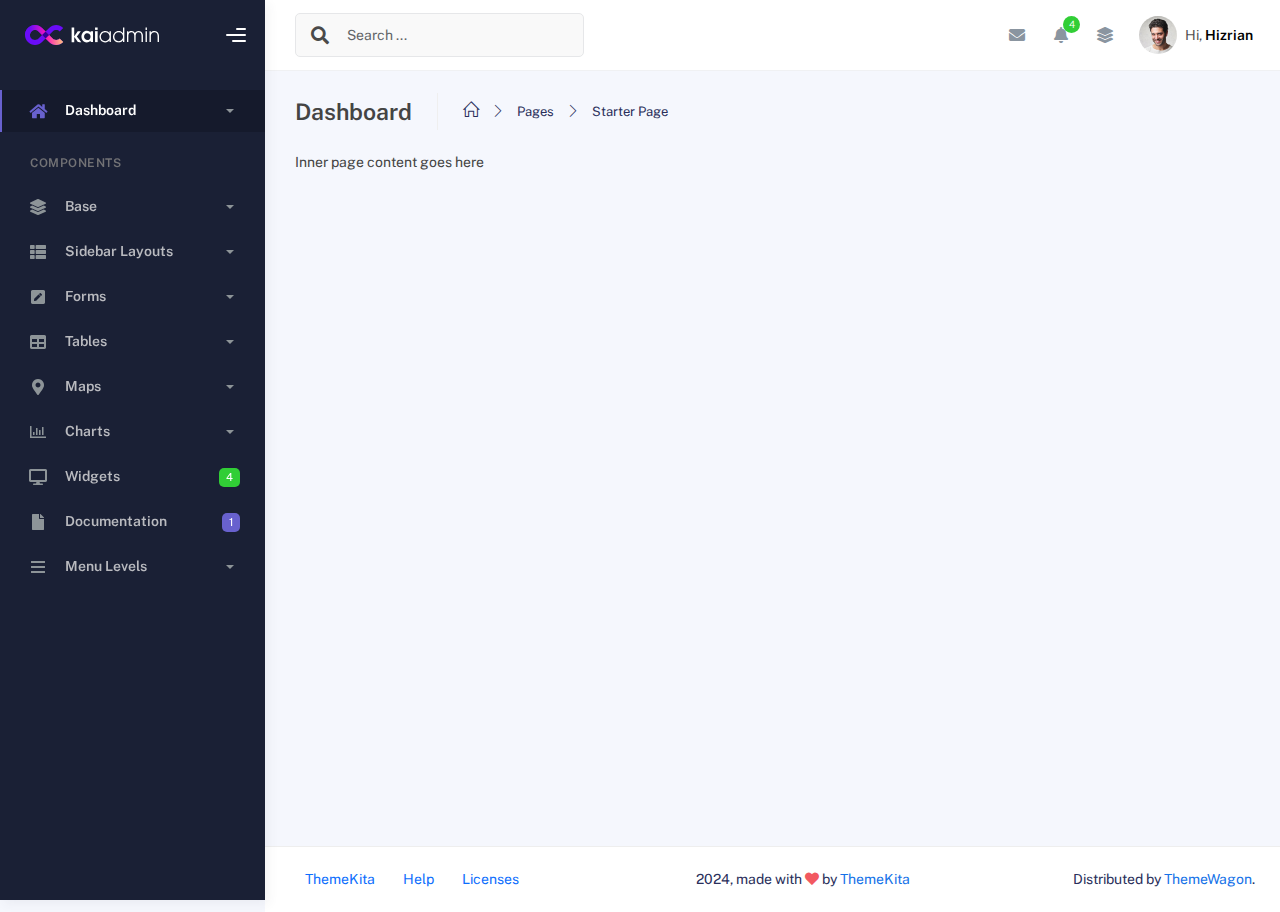
<file: admin/starter-template.html>
<!DOCTYPE html>
<html lang="en">
  <head>
    <meta http-equiv="X-UA-Compatible" content="IE=edge" />
    <title>Kaiadmin - Bootstrap 5 Admin Dashboard</title>
    <meta
      content="width=device-width, initial-scale=1.0, shrink-to-fit=no"
      name="viewport"
    />
    <link
      rel="icon"
      href="assets/img/kaiadmin/favicon.ico"
      type="image/x-icon"
    />

    <!-- Fonts and icons -->
    <script src="assets/js/plugin/webfont/webfont.min.js"></script>
    <script>
      WebFont.load({
        google: { families: ["Public Sans:300,400,500,600,700"] },
        custom: {
          families: [
            "Font Awesome 5 Solid",
            "Font Awesome 5 Regular",
            "Font Awesome 5 Brands",
            "simple-line-icons",
          ],
          urls: ["assets/css/fonts.min.css"],
        },
        active: function () {
          sessionStorage.fonts = true;
        },
      });
    </script>

    <!-- CSS Files -->
    <link rel="stylesheet" href="assets/css/bootstrap.min.css" />
    <link rel="stylesheet" href="assets/css/plugins.min.css" />
    <link rel="stylesheet" href="assets/css/kaiadmin.min.css" />

    <!-- CSS Just for demo purpose, don't include it in your project -->
    <link rel="stylesheet" href="assets/css/demo.css" />
  </head>
  <body>
    <div class="wrapper">
      <!-- Sidebar -->
      <div class="sidebar" data-background-color="dark">
        <div class="sidebar-logo">
          <!-- Logo Header -->
          <div class="logo-header" data-background-color="dark">
            <a href="index.html" class="logo">
              <img
                src="assets/img/kaiadmin/logo_light.svg"
                alt="navbar brand"
                class="navbar-brand"
                height="20"
              />
            </a>
            <div class="nav-toggle">
              <button class="btn btn-toggle toggle-sidebar">
                <i class="gg-menu-right"></i>
              </button>
              <button class="btn btn-toggle sidenav-toggler">
                <i class="gg-menu-left"></i>
              </button>
            </div>
            <button class="topbar-toggler more">
              <i class="gg-more-vertical-alt"></i>
            </button>
          </div>
          <!-- End Logo Header -->
        </div>
        <div class="sidebar-wrapper scrollbar scrollbar-inner">
          <div class="sidebar-content">
            <ul class="nav nav-secondary">
              <li class="nav-item active">
                <a
                  data-bs-toggle="collapse"
                  href="#dashboard"
                  class="collapsed"
                  aria-expanded="false"
                >
                  <i class="fas fa-home"></i>
                  <p>Dashboard</p>
                  <span class="caret"></span>
                </a>
                <div class="collapse" id="dashboard">
                  <ul class="nav nav-collapse">
                    <li>
                      <a href="../demo1/index.html">
                        <span class="sub-item">Dashboard 1</span>
                      </a>
                    </li>
                  </ul>
                </div>
              </li>
              <li class="nav-section">
                <span class="sidebar-mini-icon">
                  <i class="fa fa-ellipsis-h"></i>
                </span>
                <h4 class="text-section">Components</h4>
              </li>
              <li class="nav-item">
                <a data-bs-toggle="collapse" href="#base">
                  <i class="fas fa-layer-group"></i>
                  <p>Base</p>
                  <span class="caret"></span>
                </a>
                <div class="collapse" id="base">
                  <ul class="nav nav-collapse">
                    <li>
                      <a href="components/avatars.html">
                        <span class="sub-item">Avatars</span>
                      </a>
                    </li>
                    <li>
                      <a href="components/buttons.html">
                        <span class="sub-item">Buttons</span>
                      </a>
                    </li>
                    <li>
                      <a href="components/gridsystem.html">
                        <span class="sub-item">Grid System</span>
                      </a>
                    </li>
                    <li>
                      <a href="components/panels.html">
                        <span class="sub-item">Panels</span>
                      </a>
                    </li>
                    <li>
                      <a href="components/notifications.html">
                        <span class="sub-item">Notifications</span>
                      </a>
                    </li>
                    <li>
                      <a href="components/sweetalert.html">
                        <span class="sub-item">Sweet Alert</span>
                      </a>
                    </li>
                    <li>
                      <a href="components/font-awesome-icons.html">
                        <span class="sub-item">Font Awesome Icons</span>
                      </a>
                    </li>
                    <li>
                      <a href="components/simple-line-icons.html">
                        <span class="sub-item">Simple Line Icons</span>
                      </a>
                    </li>
                    <li>
                      <a href="components/typography.html">
                        <span class="sub-item">Typography</span>
                      </a>
                    </li>
                  </ul>
                </div>
              </li>
              <li class="nav-item">
                <a data-bs-toggle="collapse" href="#sidebarLayouts">
                  <i class="fas fa-th-list"></i>
                  <p>Sidebar Layouts</p>
                  <span class="caret"></span>
                </a>
                <div class="collapse" id="sidebarLayouts">
                  <ul class="nav nav-collapse">
                    <li>
                      <a href="sidebar-style-2.html">
                        <span class="sub-item">Sidebar Style 2</span>
                      </a>
                    </li>
                    <li>
                      <a href="icon-menu.html">
                        <span class="sub-item">Icon Menu</span>
                      </a>
                    </li>
                  </ul>
                </div>
              </li>
              <li class="nav-item">
                <a data-bs-toggle="collapse" href="#forms">
                  <i class="fas fa-pen-square"></i>
                  <p>Forms</p>
                  <span class="caret"></span>
                </a>
                <div class="collapse" id="forms">
                  <ul class="nav nav-collapse">
                    <li>
                      <a href="forms/forms.html">
                        <span class="sub-item">Basic Form</span>
                      </a>
                    </li>
                  </ul>
                </div>
              </li>
              <li class="nav-item">
                <a data-bs-toggle="collapse" href="#tables">
                  <i class="fas fa-table"></i>
                  <p>Tables</p>
                  <span class="caret"></span>
                </a>
                <div class="collapse" id="tables">
                  <ul class="nav nav-collapse">
                    <li>
                      <a href="tables/tables.html">
                        <span class="sub-item">Basic Table</span>
                      </a>
                    </li>
                    <li>
                      <a href="tables/datatables.html">
                        <span class="sub-item">Datatables</span>
                      </a>
                    </li>
                  </ul>
                </div>
              </li>
              <li class="nav-item">
                <a data-bs-toggle="collapse" href="#maps">
                  <i class="fas fa-map-marker-alt"></i>
                  <p>Maps</p>
                  <span class="caret"></span>
                </a>
                <div class="collapse" id="maps">
                  <ul class="nav nav-collapse">
                    <li>
                      <a href="maps/googlemaps.html">
                        <span class="sub-item">Google Maps</span>
                      </a>
                    </li>
                    <li>
                      <a href="maps/jsvectormap.html">
                        <span class="sub-item">Jsvectormap</span>
                      </a>
                    </li>
                  </ul>
                </div>
              </li>
              <li class="nav-item">
                <a data-bs-toggle="collapse" href="#charts">
                  <i class="far fa-chart-bar"></i>
                  <p>Charts</p>
                  <span class="caret"></span>
                </a>
                <div class="collapse" id="charts">
                  <ul class="nav nav-collapse">
                    <li>
                      <a href="charts/charts.html">
                        <span class="sub-item">Chart Js</span>
                      </a>
                    </li>
                    <li>
                      <a href="charts/sparkline.html">
                        <span class="sub-item">Sparkline</span>
                      </a>
                    </li>
                  </ul>
                </div>
              </li>
              <li class="nav-item">
                <a href="widgets.html">
                  <i class="fas fa-desktop"></i>
                  <p>Widgets</p>
                  <span class="badge badge-success">4</span>
                </a>
              </li>
              <li class="nav-item">
                <a href="../../documentation/index.html">
                  <i class="fas fa-file"></i>
                  <p>Documentation</p>
                  <span class="badge badge-secondary">1</span>
                </a>
              </li>
              <li class="nav-item">
                <a data-bs-toggle="collapse" href="#submenu">
                  <i class="fas fa-bars"></i>
                  <p>Menu Levels</p>
                  <span class="caret"></span>
                </a>
                <div class="collapse" id="submenu">
                  <ul class="nav nav-collapse">
                    <li>
                      <a data-bs-toggle="collapse" href="#subnav1">
                        <span class="sub-item">Level 1</span>
                        <span class="caret"></span>
                      </a>
                      <div class="collapse" id="subnav1">
                        <ul class="nav nav-collapse subnav">
                          <li>
                            <a href="#">
                              <span class="sub-item">Level 2</span>
                            </a>
                          </li>
                          <li>
                            <a href="#">
                              <span class="sub-item">Level 2</span>
                            </a>
                          </li>
                        </ul>
                      </div>
                    </li>
                    <li>
                      <a data-bs-toggle="collapse" href="#subnav2">
                        <span class="sub-item">Level 1</span>
                        <span class="caret"></span>
                      </a>
                      <div class="collapse" id="subnav2">
                        <ul class="nav nav-collapse subnav">
                          <li>
                            <a href="#">
                              <span class="sub-item">Level 2</span>
                            </a>
                          </li>
                        </ul>
                      </div>
                    </li>
                    <li>
                      <a href="#">
                        <span class="sub-item">Level 1</span>
                      </a>
                    </li>
                  </ul>
                </div>
              </li>
            </ul>
          </div>
        </div>
      </div>
      <!-- End Sidebar -->

      <div class="main-panel">
        <div class="main-header">
          <div class="main-header-logo">
            <!-- Logo Header -->
            <div class="logo-header" data-background-color="dark">
              <a href="index.html" class="logo">
                <img
                  src="assets/img/kaiadmin/logo_light.svg"
                  alt="navbar brand"
                  class="navbar-brand"
                  height="20"
                />
              </a>
              <div class="nav-toggle">
                <button class="btn btn-toggle toggle-sidebar">
                  <i class="gg-menu-right"></i>
                </button>
                <button class="btn btn-toggle sidenav-toggler">
                  <i class="gg-menu-left"></i>
                </button>
              </div>
              <button class="topbar-toggler more">
                <i class="gg-more-vertical-alt"></i>
              </button>
            </div>
            <!-- End Logo Header -->
          </div>
          <!-- Navbar Header -->
          <nav
            class="navbar navbar-header navbar-header-transparent navbar-expand-lg border-bottom"
          >
            <div class="container-fluid">
              <nav
                class="navbar navbar-header-left navbar-expand-lg navbar-form nav-search p-0 d-none d-lg-flex"
              >
                <div class="input-group">
                  <div class="input-group-prepend">
                    <button type="submit" class="btn btn-search pe-1">
                      <i class="fa fa-search search-icon"></i>
                    </button>
                  </div>
                  <input
                    type="text"
                    placeholder="Search ..."
                    class="form-control"
                  />
                </div>
              </nav>

              <ul class="navbar-nav topbar-nav ms-md-auto align-items-center">
                <li
                  class="nav-item topbar-icon dropdown hidden-caret d-flex d-lg-none"
                >
                  <a
                    class="nav-link dropdown-toggle"
                    data-bs-toggle="dropdown"
                    href="#"
                    role="button"
                    aria-expanded="false"
                    aria-haspopup="true"
                  >
                    <i class="fa fa-search"></i>
                  </a>
                  <ul class="dropdown-menu dropdown-search animated fadeIn">
                    <form class="navbar-left navbar-form nav-search">
                      <div class="input-group">
                        <input
                          type="text"
                          placeholder="Search ..."
                          class="form-control"
                        />
                      </div>
                    </form>
                  </ul>
                </li>
                <li class="nav-item topbar-icon dropdown hidden-caret">
                  <a
                    class="nav-link dropdown-toggle"
                    href="#"
                    id="messageDropdown"
                    role="button"
                    data-bs-toggle="dropdown"
                    aria-haspopup="true"
                    aria-expanded="false"
                  >
                    <i class="fa fa-envelope"></i>
                  </a>
                  <ul
                    class="dropdown-menu messages-notif-box animated fadeIn"
                    aria-labelledby="messageDropdown"
                  >
                    <li>
                      <div
                        class="dropdown-title d-flex justify-content-between align-items-center"
                      >
                        Messages
                        <a href="#" class="small">Mark all as read</a>
                      </div>
                    </li>
                    <li>
                      <div class="message-notif-scroll scrollbar-outer">
                        <div class="notif-center">
                          <a href="#">
                            <div class="notif-img">
                              <img
                                src="assets/img/jm_denis.jpg"
                                alt="Img Profile"
                              />
                            </div>
                            <div class="notif-content">
                              <span class="subject">Jimmy Denis</span>
                              <span class="block"> How are you ? </span>
                              <span class="time">5 minutes ago</span>
                            </div>
                          </a>
                          <a href="#">
                            <div class="notif-img">
                              <img
                                src="assets/img/chadengle.jpg"
                                alt="Img Profile"
                              />
                            </div>
                            <div class="notif-content">
                              <span class="subject">Chad</span>
                              <span class="block"> Ok, Thanks ! </span>
                              <span class="time">12 minutes ago</span>
                            </div>
                          </a>
                          <a href="#">
                            <div class="notif-img">
                              <img
                                src="assets/img/mlane.jpg"
                                alt="Img Profile"
                              />
                            </div>
                            <div class="notif-content">
                              <span class="subject">Jhon Doe</span>
                              <span class="block">
                                Ready for the meeting today...
                              </span>
                              <span class="time">12 minutes ago</span>
                            </div>
                          </a>
                          <a href="#">
                            <div class="notif-img">
                              <img
                                src="assets/img/talha.jpg"
                                alt="Img Profile"
                              />
                            </div>
                            <div class="notif-content">
                              <span class="subject">Talha</span>
                              <span class="block"> Hi, Apa Kabar ? </span>
                              <span class="time">17 minutes ago</span>
                            </div>
                          </a>
                        </div>
                      </div>
                    </li>
                    <li>
                      <a class="see-all" href="javascript:void(0);"
                        >See all messages<i class="fa fa-angle-right"></i>
                      </a>
                    </li>
                  </ul>
                </li>
                <li class="nav-item topbar-icon dropdown hidden-caret">
                  <a
                    class="nav-link dropdown-toggle"
                    href="#"
                    id="notifDropdown"
                    role="button"
                    data-bs-toggle="dropdown"
                    aria-haspopup="true"
                    aria-expanded="false"
                  >
                    <i class="fa fa-bell"></i>
                    <span class="notification">4</span>
                  </a>
                  <ul
                    class="dropdown-menu notif-box animated fadeIn"
                    aria-labelledby="notifDropdown"
                  >
                    <li>
                      <div class="dropdown-title">
                        You have 4 new notification
                      </div>
                    </li>
                    <li>
                      <div class="notif-scroll scrollbar-outer">
                        <div class="notif-center">
                          <a href="#">
                            <div class="notif-icon notif-primary">
                              <i class="fa fa-user-plus"></i>
                            </div>
                            <div class="notif-content">
                              <span class="block"> New user registered </span>
                              <span class="time">5 minutes ago</span>
                            </div>
                          </a>
                          <a href="#">
                            <div class="notif-icon notif-success">
                              <i class="fa fa-comment"></i>
                            </div>
                            <div class="notif-content">
                              <span class="block">
                                Rahmad commented on Admin
                              </span>
                              <span class="time">12 minutes ago</span>
                            </div>
                          </a>
                          <a href="#">
                            <div class="notif-img">
                              <img
                                src="assets/img/profile2.jpg"
                                alt="Img Profile"
                              />
                            </div>
                            <div class="notif-content">
                              <span class="block">
                                Reza send messages to you
                              </span>
                              <span class="time">12 minutes ago</span>
                            </div>
                          </a>
                          <a href="#">
                            <div class="notif-icon notif-danger">
                              <i class="fa fa-heart"></i>
                            </div>
                            <div class="notif-content">
                              <span class="block"> Farrah liked Admin </span>
                              <span class="time">17 minutes ago</span>
                            </div>
                          </a>
                        </div>
                      </div>
                    </li>
                    <li>
                      <a class="see-all" href="javascript:void(0);"
                        >See all notifications<i class="fa fa-angle-right"></i>
                      </a>
                    </li>
                  </ul>
                </li>
                <li class="nav-item topbar-icon dropdown hidden-caret">
                  <a
                    class="nav-link"
                    data-bs-toggle="dropdown"
                    href="#"
                    aria-expanded="false"
                  >
                    <i class="fas fa-layer-group"></i>
                  </a>
                  <div class="dropdown-menu quick-actions animated fadeIn">
                    <div class="quick-actions-header">
                      <span class="title mb-1">Quick Actions</span>
                      <span class="subtitle op-7">Shortcuts</span>
                    </div>
                    <div class="quick-actions-scroll scrollbar-outer">
                      <div class="quick-actions-items">
                        <div class="row m-0">
                          <a class="col-6 col-md-4 p-0" href="#">
                            <div class="quick-actions-item">
                              <div class="avatar-item bg-danger rounded-circle">
                                <i class="far fa-calendar-alt"></i>
                              </div>
                              <span class="text">Calendar</span>
                            </div>
                          </a>
                          <a class="col-6 col-md-4 p-0" href="#">
                            <div class="quick-actions-item">
                              <div
                                class="avatar-item bg-warning rounded-circle"
                              >
                                <i class="fas fa-map"></i>
                              </div>
                              <span class="text">Maps</span>
                            </div>
                          </a>
                          <a class="col-6 col-md-4 p-0" href="#">
                            <div class="quick-actions-item">
                              <div class="avatar-item bg-info rounded-circle">
                                <i class="fas fa-file-excel"></i>
                              </div>
                              <span class="text">Reports</span>
                            </div>
                          </a>
                          <a class="col-6 col-md-4 p-0" href="#">
                            <div class="quick-actions-item">
                              <div
                                class="avatar-item bg-success rounded-circle"
                              >
                                <i class="fas fa-envelope"></i>
                              </div>
                              <span class="text">Emails</span>
                            </div>
                          </a>
                          <a class="col-6 col-md-4 p-0" href="#">
                            <div class="quick-actions-item">
                              <div
                                class="avatar-item bg-primary rounded-circle"
                              >
                                <i class="fas fa-file-invoice-dollar"></i>
                              </div>
                              <span class="text">Invoice</span>
                            </div>
                          </a>
                          <a class="col-6 col-md-4 p-0" href="#">
                            <div class="quick-actions-item">
                              <div
                                class="avatar-item bg-secondary rounded-circle"
                              >
                                <i class="fas fa-credit-card"></i>
                              </div>
                              <span class="text">Payments</span>
                            </div>
                          </a>
                        </div>
                      </div>
                    </div>
                  </div>
                </li>

                <li class="nav-item topbar-user dropdown hidden-caret">
                  <a
                    class="dropdown-toggle profile-pic"
                    data-bs-toggle="dropdown"
                    href="#"
                    aria-expanded="false"
                  >
                    <div class="avatar-sm">
                      <img
                        src="assets/img/profile.jpg"
                        alt="..."
                        class="avatar-img rounded-circle"
                      />
                    </div>
                    <span class="profile-username">
                      <span class="op-7">Hi,</span>
                      <span class="fw-bold">Hizrian</span>
                    </span>
                  </a>
                  <ul class="dropdown-menu dropdown-user animated fadeIn">
                    <div class="dropdown-user-scroll scrollbar-outer">
                      <li>
                        <div class="user-box">
                          <div class="avatar-lg">
                            <img
                              src="assets/img/profile.jpg"
                              alt="image profile"
                              class="avatar-img rounded"
                            />
                          </div>
                          <div class="u-text">
                            <h4>Hizrian</h4>
                            <p class="text-muted">hello@example.com</p>
                            <a
                              href="profile.html"
                              class="btn btn-xs btn-secondary btn-sm"
                              >View Profile</a
                            >
                          </div>
                        </div>
                      </li>
                      <li>
                        <div class="dropdown-divider"></div>
                        <a class="dropdown-item" href="#">My Profile</a>
                        <a class="dropdown-item" href="#">My Balance</a>
                        <a class="dropdown-item" href="#">Inbox</a>
                        <div class="dropdown-divider"></div>
                        <a class="dropdown-item" href="#">Account Setting</a>
                        <div class="dropdown-divider"></div>
                        <a class="dropdown-item" href="#">Logout</a>
                      </li>
                    </div>
                  </ul>
                </li>
              </ul>
            </div>
          </nav>
          <!-- End Navbar -->
        </div>

        <div class="container">
          <div class="page-inner">
            <div class="page-header">
              <h4 class="page-title">Dashboard</h4>
              <ul class="breadcrumbs">
                <li class="nav-home">
                  <a href="#">
                    <i class="icon-home"></i>
                  </a>
                </li>
                <li class="separator">
                  <i class="icon-arrow-right"></i>
                </li>
                <li class="nav-item">
                  <a href="#">Pages</a>
                </li>
                <li class="separator">
                  <i class="icon-arrow-right"></i>
                </li>
                <li class="nav-item">
                  <a href="#">Starter Page</a>
                </li>
              </ul>
            </div>
            <div class="page-category">Inner page content goes here</div>
          </div>
        </div>

        <footer class="footer">
          <div class="container-fluid d-flex justify-content-between">
            <nav class="pull-left">
              <ul class="nav">
                <li class="nav-item">
                  <a class="nav-link" href="http://www.themekita.com">
                    ThemeKita
                  </a>
                </li>
                <li class="nav-item">
                  <a class="nav-link" href="#"> Help </a>
                </li>
                <li class="nav-item">
                  <a class="nav-link" href="#"> Licenses </a>
                </li>
              </ul>
            </nav>
            <div class="copyright">
              2024, made with <i class="fa fa-heart heart text-danger"></i> by
              <a href="http://www.themekita.com">ThemeKita</a>
            </div>
            <div>
              Distributed by
              <a target="_blank" href="https://themewagon.com/">ThemeWagon</a>.
            </div>
          </div>
        </footer>
      </div>
    </div>
    <!--   Core JS Files   -->
    <script src="assets/js/core/jquery-3.7.1.min.js"></script>
    <script src="assets/js/core/popper.min.js"></script>
    <script src="assets/js/core/bootstrap.min.js"></script>

    <!-- jQuery Scrollbar -->
    <script src="assets/js/plugin/jquery-scrollbar/jquery.scrollbar.min.js"></script>

    <!-- Chart JS -->
    <script src="assets/js/plugin/chart.js/chart.min.js"></script>

    <!-- jQuery Sparkline -->
    <script src="assets/js/plugin/jquery.sparkline/jquery.sparkline.min.js"></script>

    <!-- Chart Circle -->
    <script src="assets/js/plugin/chart-circle/circles.min.js"></script>

    <!-- Datatables -->
    <script src="assets/js/plugin/datatables/datatables.min.js"></script>

    <!-- Bootstrap Notify -->
    <script src="assets/js/plugin/bootstrap-notify/bootstrap-notify.min.js"></script>

    <!-- jQuery Vector Maps -->
    <script src="assets/js/plugin/jsvectormap/jsvectormap.min.js"></script>
    <script src="assets/js/plugin/jsvectormap/world.js"></script>

    <!-- Google Maps Plugin -->
    <script src="assets/js/plugin/gmaps/gmaps.js"></script>

    <!-- Sweet Alert -->
    <script src="assets/js/plugin/sweetalert/sweetalert.min.js"></script>

    <!-- Kaiadmin JS -->
    <script src="assets/js/kaiadmin.min.js"></script>
  </body>
</html>
</file>
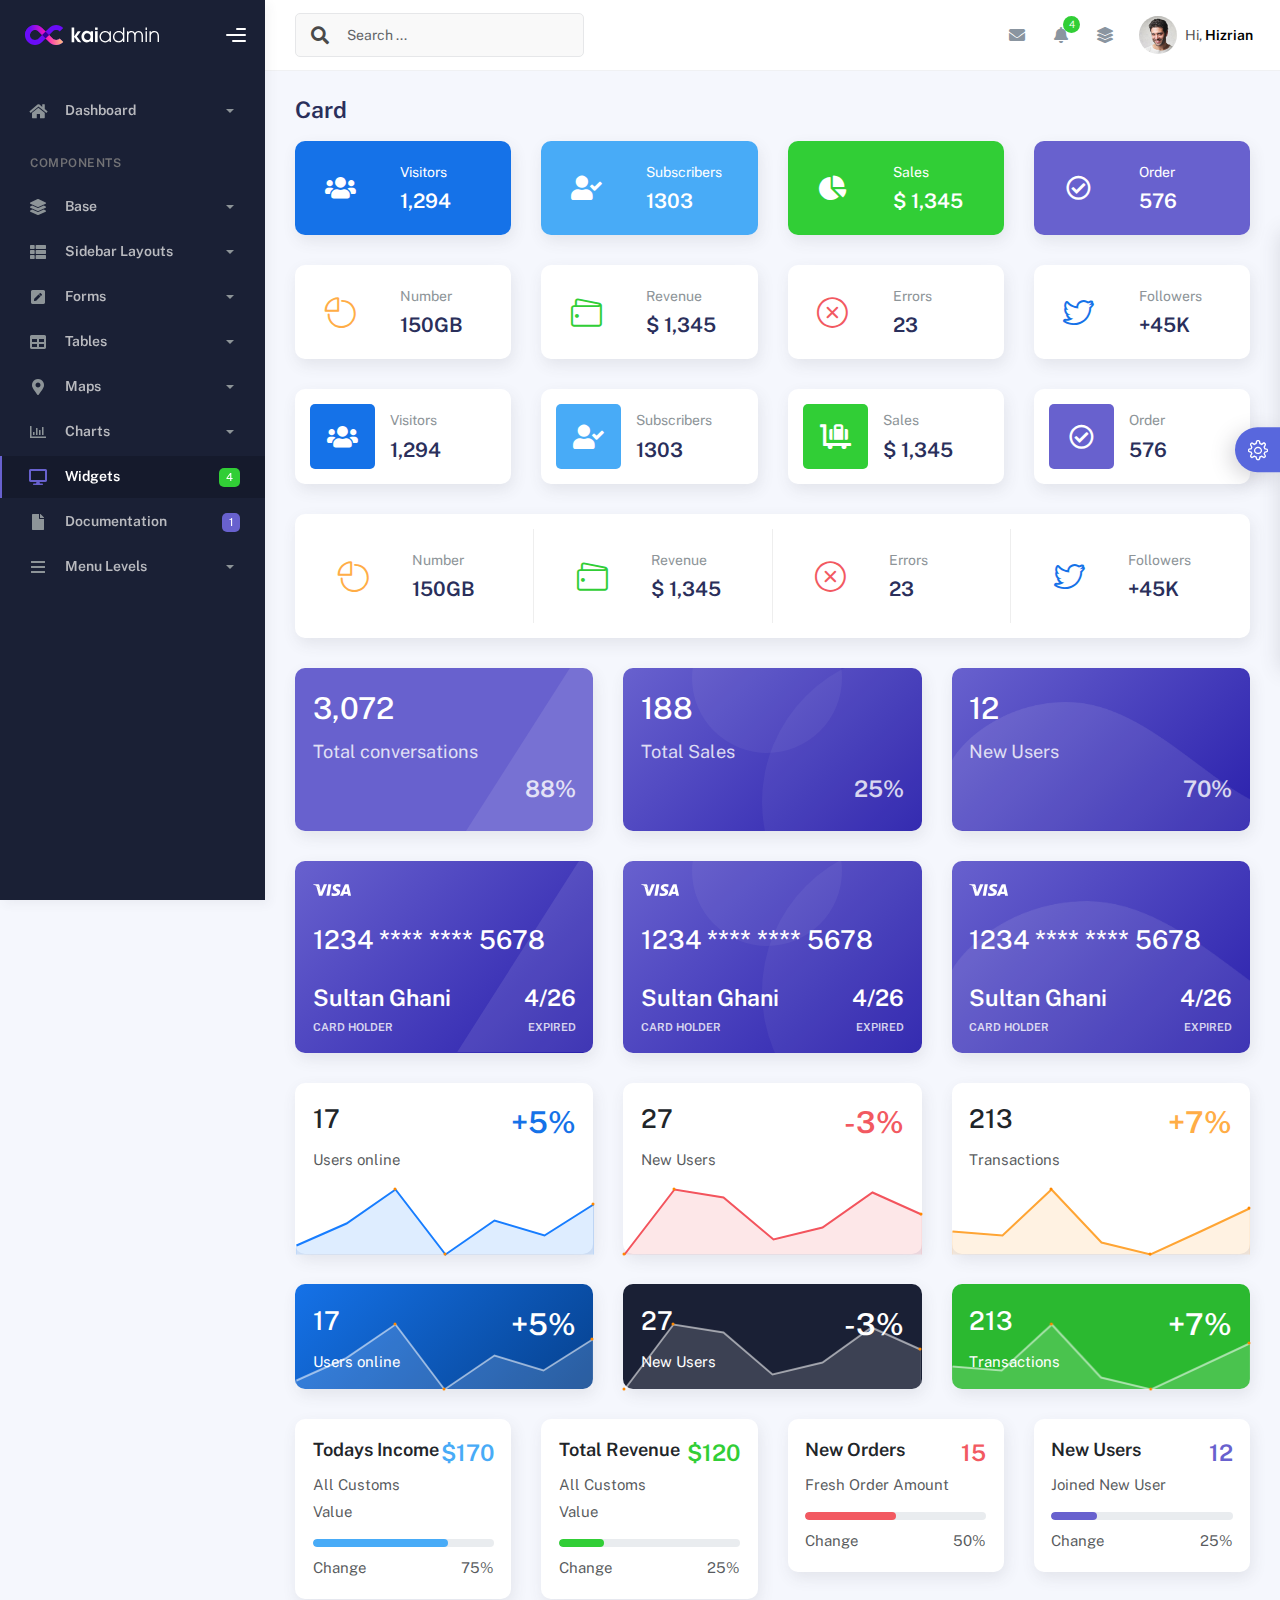
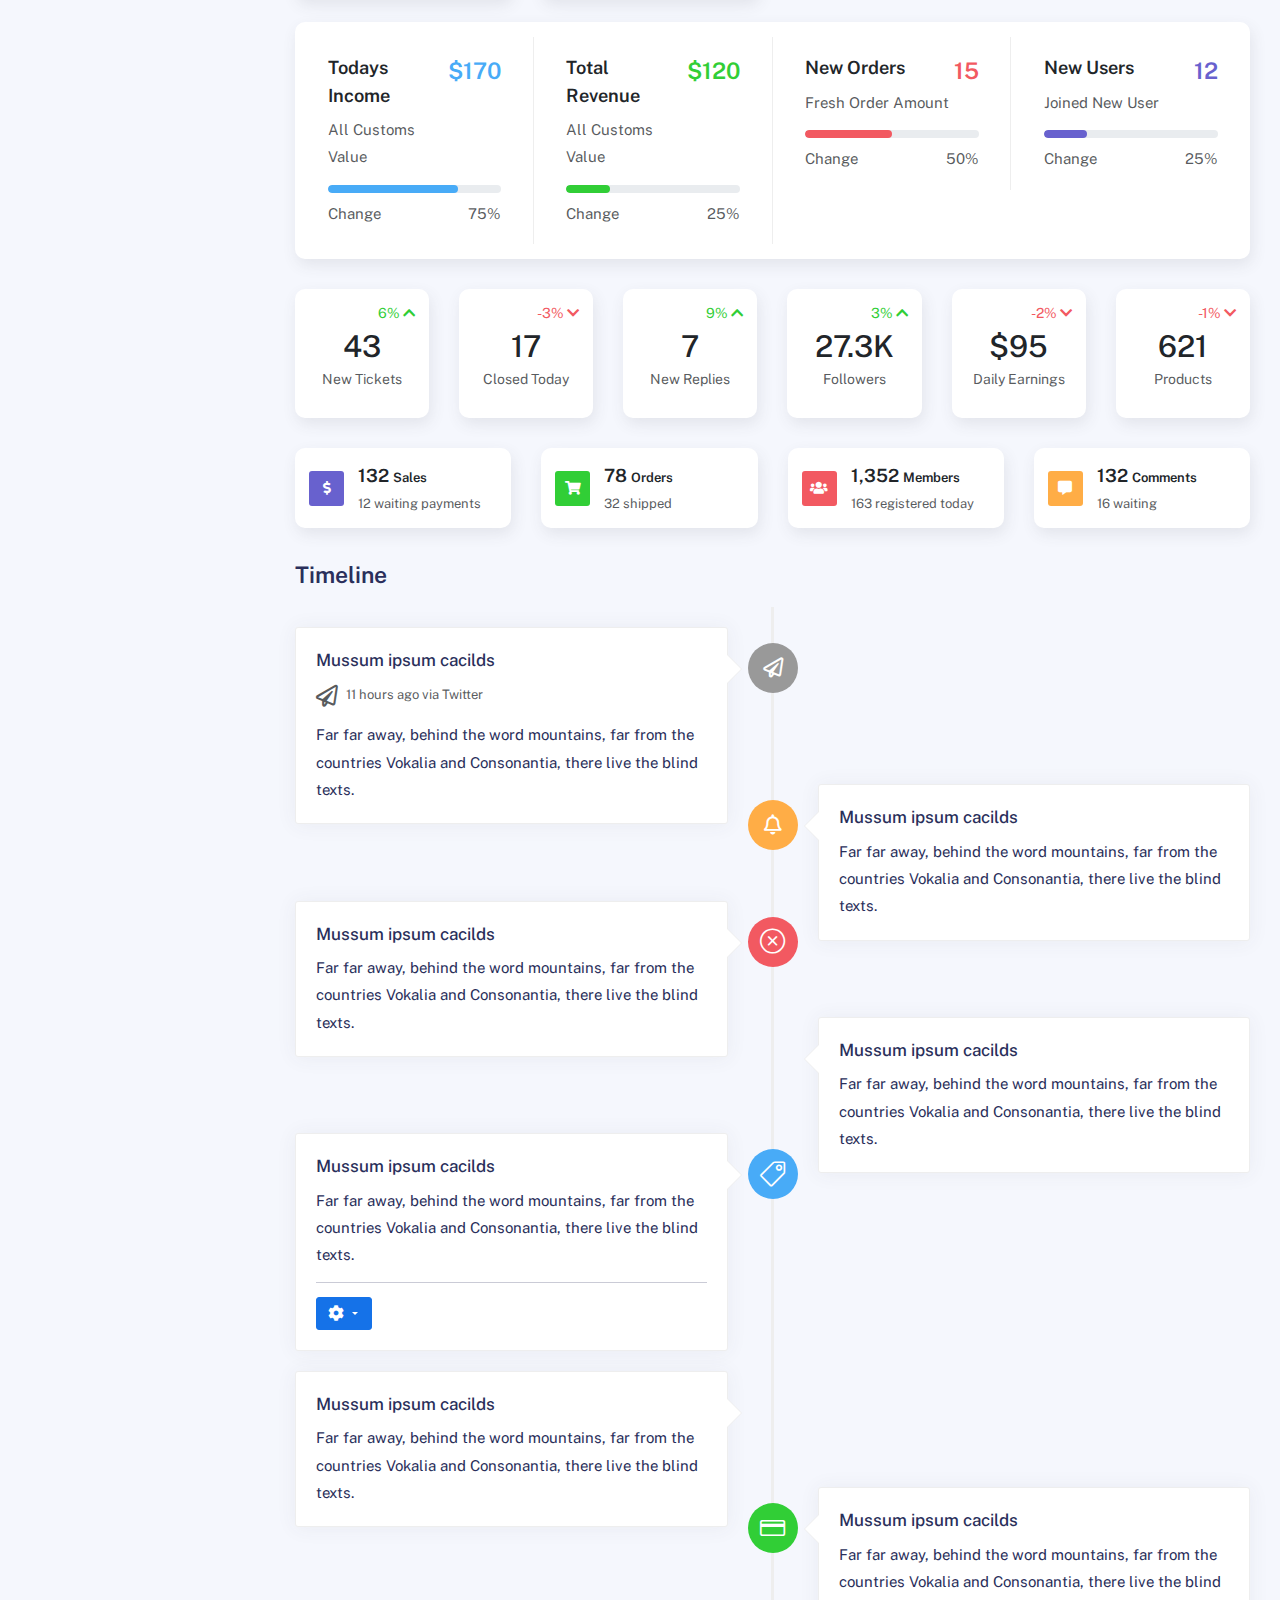
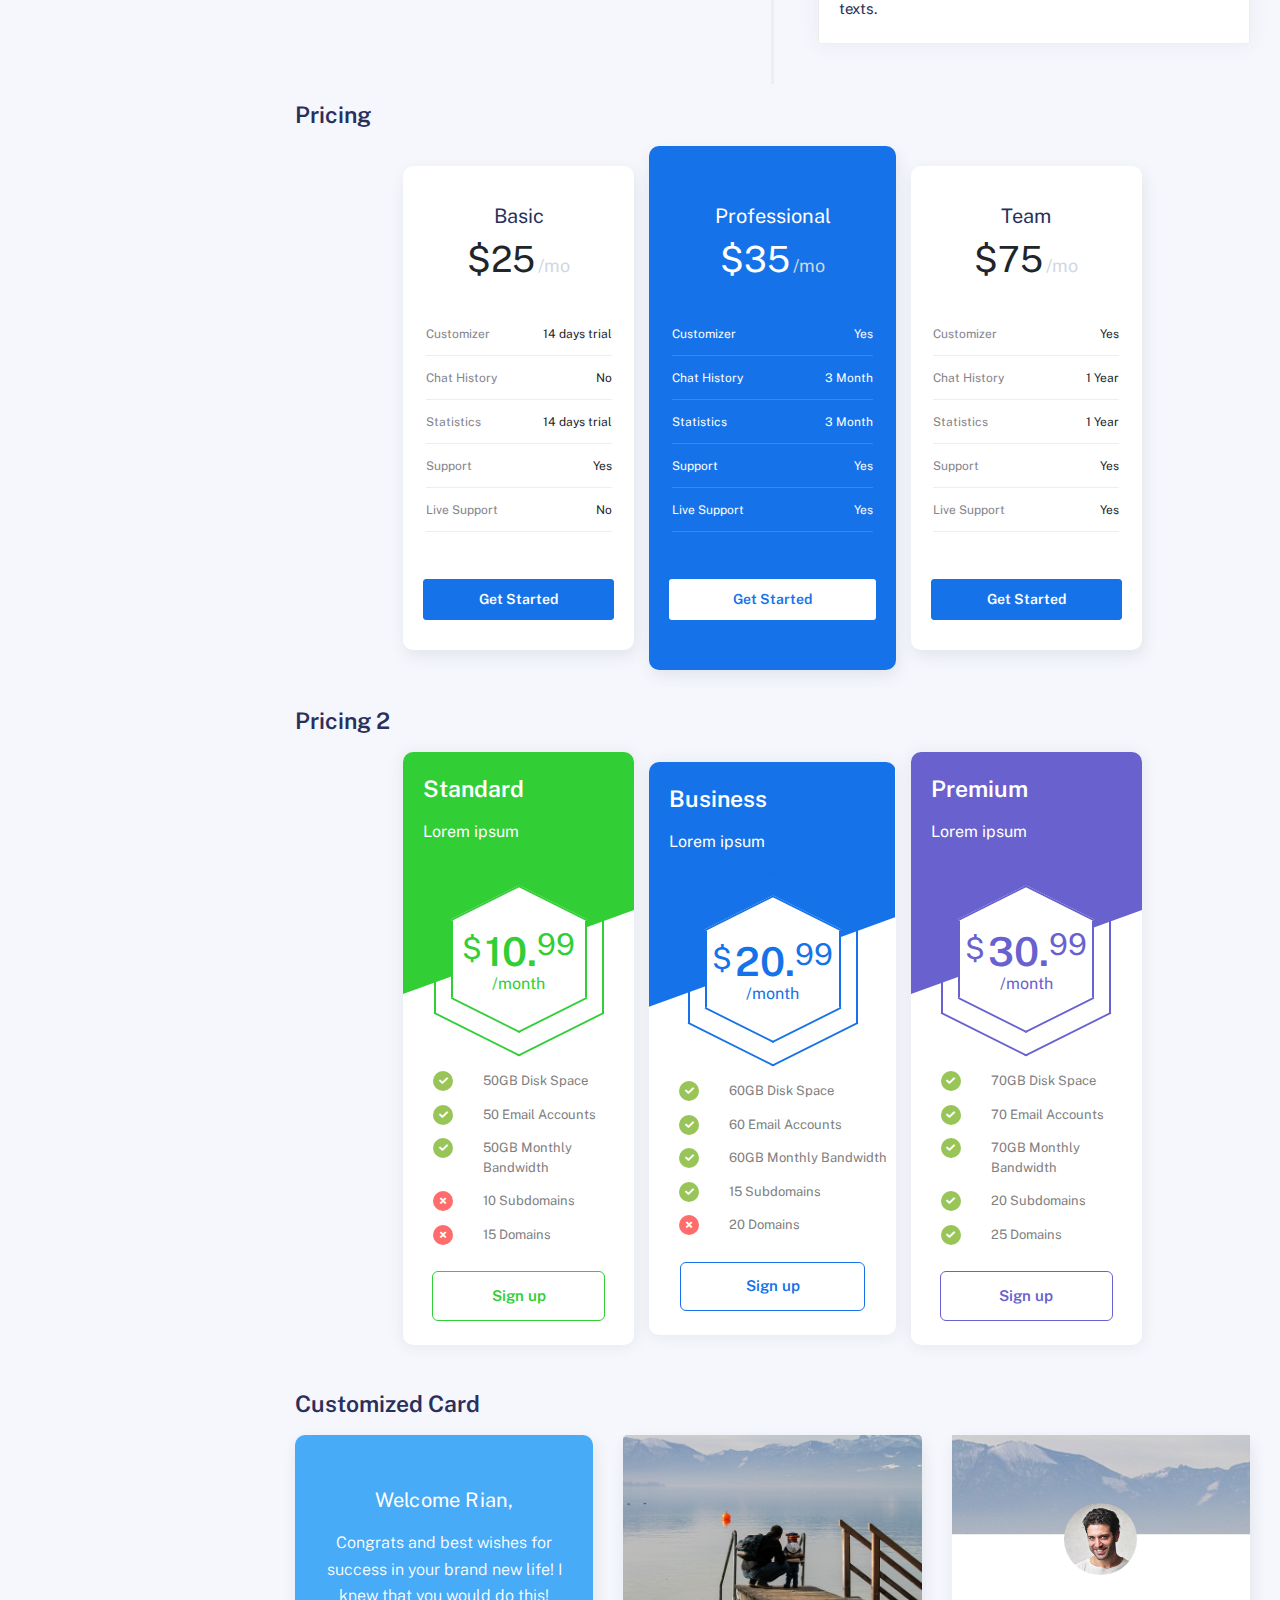
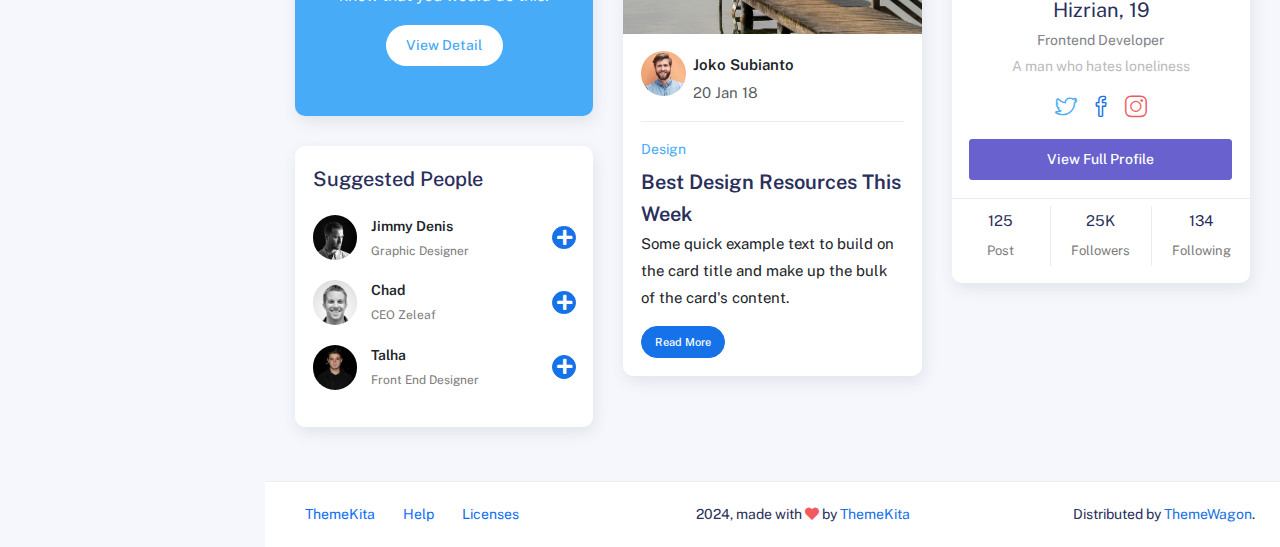
<file: admin/widgets.html>
<!DOCTYPE html>
<html lang="en">
  <head>
    <meta http-equiv="X-UA-Compatible" content="IE=edge" />
    <title>Widgets - Kaiadmin Bootstrap 5 Admin Dashboard</title>
    <meta
      content="width=device-width, initial-scale=1.0, shrink-to-fit=no"
      name="viewport"
    />
    <link
      rel="icon"
      href="assets/img/kaiadmin/favicon.ico"
      type="image/x-icon"
    />

    <!-- Fonts and icons -->
    <script src="assets/js/plugin/webfont/webfont.min.js"></script>
    <script>
      WebFont.load({
        google: { families: ["Public Sans:300,400,500,600,700"] },
        custom: {
          families: [
            "Font Awesome 5 Solid",
            "Font Awesome 5 Regular",
            "Font Awesome 5 Brands",
            "simple-line-icons",
          ],
          urls: ["assets/css/fonts.min.css"],
        },
        active: function () {
          sessionStorage.fonts = true;
        },
      });
    </script>

    <!-- CSS Files -->
    <link rel="stylesheet" href="assets/css/bootstrap.min.css" />
    <link rel="stylesheet" href="assets/css/plugins.min.css" />
    <link rel="stylesheet" href="assets/css/kaiadmin.min.css" />

    <!-- CSS Just for demo purpose, don't include it in your project -->
    <link rel="stylesheet" href="assets/css/demo.css" />
  </head>
  <body>
    <div class="wrapper">
      <!-- Sidebar -->
      <div class="sidebar" data-background-color="dark">
        <div class="sidebar-logo">
          <!-- Logo Header -->
          <div class="logo-header" data-background-color="dark">
            <a href="index.html" class="logo">
              <img
                src="assets/img/kaiadmin/logo_light.svg"
                alt="navbar brand"
                class="navbar-brand"
                height="20"
              />
            </a>
            <div class="nav-toggle">
              <button class="btn btn-toggle toggle-sidebar">
                <i class="gg-menu-right"></i>
              </button>
              <button class="btn btn-toggle sidenav-toggler">
                <i class="gg-menu-left"></i>
              </button>
            </div>
            <button class="topbar-toggler more">
              <i class="gg-more-vertical-alt"></i>
            </button>
          </div>
          <!-- End Logo Header -->
        </div>
        <div class="sidebar-wrapper scrollbar scrollbar-inner">
          <div class="sidebar-content">
            <ul class="nav nav-secondary">
              <li class="nav-item">
                <a
                  data-bs-toggle="collapse"
                  href="#dashboard"
                  class="collapsed"
                  aria-expanded="false"
                >
                  <i class="fas fa-home"></i>
                  <p>Dashboard</p>
                  <span class="caret"></span>
                </a>
                <div class="collapse" id="dashboard">
                  <ul class="nav nav-collapse">
                    <li>
                      <a href="../demo1/index.html">
                        <span class="sub-item">Dashboard 1</span>
                      </a>
                    </li>
                  </ul>
                </div>
              </li>
              <li class="nav-section">
                <span class="sidebar-mini-icon">
                  <i class="fa fa-ellipsis-h"></i>
                </span>
                <h4 class="text-section">Components</h4>
              </li>
              <li class="nav-item">
                <a data-bs-toggle="collapse" href="#base">
                  <i class="fas fa-layer-group"></i>
                  <p>Base</p>
                  <span class="caret"></span>
                </a>
                <div class="collapse" id="base">
                  <ul class="nav nav-collapse">
                    <li>
                      <a href="components/avatars.html">
                        <span class="sub-item">Avatars</span>
                      </a>
                    </li>
                    <li>
                      <a href="components/buttons.html">
                        <span class="sub-item">Buttons</span>
                      </a>
                    </li>
                    <li>
                      <a href="components/gridsystem.html">
                        <span class="sub-item">Grid System</span>
                      </a>
                    </li>
                    <li>
                      <a href="components/panels.html">
                        <span class="sub-item">Panels</span>
                      </a>
                    </li>
                    <li>
                      <a href="components/notifications.html">
                        <span class="sub-item">Notifications</span>
                      </a>
                    </li>
                    <li>
                      <a href="components/sweetalert.html">
                        <span class="sub-item">Sweet Alert</span>
                      </a>
                    </li>
                    <li>
                      <a href="components/font-awesome-icons.html">
                        <span class="sub-item">Font Awesome Icons</span>
                      </a>
                    </li>
                    <li>
                      <a href="components/simple-line-icons.html">
                        <span class="sub-item">Simple Line Icons</span>
                      </a>
                    </li>
                    <li>
                      <a href="components/typography.html">
                        <span class="sub-item">Typography</span>
                      </a>
                    </li>
                  </ul>
                </div>
              </li>
              <li class="nav-item">
                <a data-bs-toggle="collapse" href="#sidebarLayouts">
                  <i class="fas fa-th-list"></i>
                  <p>Sidebar Layouts</p>
                  <span class="caret"></span>
                </a>
                <div class="collapse" id="sidebarLayouts">
                  <ul class="nav nav-collapse">
                    <li>
                      <a href="sidebar-style-2.html">
                        <span class="sub-item">Sidebar Style 2</span>
                      </a>
                    </li>
                    <li>
                      <a href="icon-menu.html">
                        <span class="sub-item">Icon Menu</span>
                      </a>
                    </li>
                  </ul>
                </div>
              </li>
              <li class="nav-item">
                <a data-bs-toggle="collapse" href="#forms">
                  <i class="fas fa-pen-square"></i>
                  <p>Forms</p>
                  <span class="caret"></span>
                </a>
                <div class="collapse" id="forms">
                  <ul class="nav nav-collapse">
                    <li>
                      <a href="forms/forms.html">
                        <span class="sub-item">Basic Form</span>
                      </a>
                    </li>
                  </ul>
                </div>
              </li>
              <li class="nav-item">
                <a data-bs-toggle="collapse" href="#tables">
                  <i class="fas fa-table"></i>
                  <p>Tables</p>
                  <span class="caret"></span>
                </a>
                <div class="collapse" id="tables">
                  <ul class="nav nav-collapse">
                    <li>
                      <a href="tables/tables.html">
                        <span class="sub-item">Basic Table</span>
                      </a>
                    </li>
                    <li>
                      <a href="tables/datatables.html">
                        <span class="sub-item">Datatables</span>
                      </a>
                    </li>
                  </ul>
                </div>
              </li>
              <li class="nav-item">
                <a data-bs-toggle="collapse" href="#maps">
                  <i class="fas fa-map-marker-alt"></i>
                  <p>Maps</p>
                  <span class="caret"></span>
                </a>
                <div class="collapse" id="maps">
                  <ul class="nav nav-collapse">
                    <li>
                      <a href="maps/googlemaps.html">
                        <span class="sub-item">Google Maps</span>
                      </a>
                    </li>
                    <li>
                      <a href="maps/jsvectormap.html">
                        <span class="sub-item">Jsvectormap</span>
                      </a>
                    </li>
                  </ul>
                </div>
              </li>
              <li class="nav-item">
                <a data-bs-toggle="collapse" href="#charts">
                  <i class="far fa-chart-bar"></i>
                  <p>Charts</p>
                  <span class="caret"></span>
                </a>
                <div class="collapse" id="charts">
                  <ul class="nav nav-collapse">
                    <li>
                      <a href="charts/charts.html">
                        <span class="sub-item">Chart Js</span>
                      </a>
                    </li>
                    <li>
                      <a href="charts/sparkline.html">
                        <span class="sub-item">Sparkline</span>
                      </a>
                    </li>
                  </ul>
                </div>
              </li>
              <li class="nav-item active">
                <a href="widgets.html">
                  <i class="fas fa-desktop"></i>
                  <p>Widgets</p>
                  <span class="badge badge-success">4</span>
                </a>
              </li>
              <li class="nav-item">
                <a href="../../documentation/index.html">
                  <i class="fas fa-file"></i>
                  <p>Documentation</p>
                  <span class="badge badge-secondary">1</span>
                </a>
              </li>
              <li class="nav-item">
                <a data-bs-toggle="collapse" href="#submenu">
                  <i class="fas fa-bars"></i>
                  <p>Menu Levels</p>
                  <span class="caret"></span>
                </a>
                <div class="collapse" id="submenu">
                  <ul class="nav nav-collapse">
                    <li>
                      <a data-bs-toggle="collapse" href="#subnav1">
                        <span class="sub-item">Level 1</span>
                        <span class="caret"></span>
                      </a>
                      <div class="collapse" id="subnav1">
                        <ul class="nav nav-collapse subnav">
                          <li>
                            <a href="#">
                              <span class="sub-item">Level 2</span>
                            </a>
                          </li>
                          <li>
                            <a href="#">
                              <span class="sub-item">Level 2</span>
                            </a>
                          </li>
                        </ul>
                      </div>
                    </li>
                    <li>
                      <a data-bs-toggle="collapse" href="#subnav2">
                        <span class="sub-item">Level 1</span>
                        <span class="caret"></span>
                      </a>
                      <div class="collapse" id="subnav2">
                        <ul class="nav nav-collapse subnav">
                          <li>
                            <a href="#">
                              <span class="sub-item">Level 2</span>
                            </a>
                          </li>
                        </ul>
                      </div>
                    </li>
                    <li>
                      <a href="#">
                        <span class="sub-item">Level 1</span>
                      </a>
                    </li>
                  </ul>
                </div>
              </li>
            </ul>
          </div>
        </div>
      </div>
      <!-- End Sidebar -->

      <div class="main-panel">
        <div class="main-header">
          <div class="main-header-logo">
            <!-- Logo Header -->
            <div class="logo-header" data-background-color="dark">
              <a href="index.html" class="logo">
                <img
                  src="assets/img/kaiadmin/logo_light.svg"
                  alt="navbar brand"
                  class="navbar-brand"
                  height="20"
                />
              </a>
              <div class="nav-toggle">
                <button class="btn btn-toggle toggle-sidebar">
                  <i class="gg-menu-right"></i>
                </button>
                <button class="btn btn-toggle sidenav-toggler">
                  <i class="gg-menu-left"></i>
                </button>
              </div>
              <button class="topbar-toggler more">
                <i class="gg-more-vertical-alt"></i>
              </button>
            </div>
            <!-- End Logo Header -->
          </div>
          <!-- Navbar Header -->
          <nav
            class="navbar navbar-header navbar-header-transparent navbar-expand-lg border-bottom"
          >
            <div class="container-fluid">
              <nav
                class="navbar navbar-header-left navbar-expand-lg navbar-form nav-search p-0 d-none d-lg-flex"
              >
                <div class="input-group">
                  <div class="input-group-prepend">
                    <button type="submit" class="btn btn-search pe-1">
                      <i class="fa fa-search search-icon"></i>
                    </button>
                  </div>
                  <input
                    type="text"
                    placeholder="Search ..."
                    class="form-control"
                  />
                </div>
              </nav>

              <ul class="navbar-nav topbar-nav ms-md-auto align-items-center">
                <li
                  class="nav-item topbar-icon dropdown hidden-caret d-flex d-lg-none"
                >
                  <a
                    class="nav-link dropdown-toggle"
                    data-bs-toggle="dropdown"
                    href="#"
                    role="button"
                    aria-expanded="false"
                    aria-haspopup="true"
                  >
                    <i class="fa fa-search"></i>
                  </a>
                  <ul class="dropdown-menu dropdown-search animated fadeIn">
                    <form class="navbar-left navbar-form nav-search">
                      <div class="input-group">
                        <input
                          type="text"
                          placeholder="Search ..."
                          class="form-control"
                        />
                      </div>
                    </form>
                  </ul>
                </li>
                <li class="nav-item topbar-icon dropdown hidden-caret">
                  <a
                    class="nav-link dropdown-toggle"
                    href="#"
                    id="messageDropdown"
                    role="button"
                    data-bs-toggle="dropdown"
                    aria-haspopup="true"
                    aria-expanded="false"
                  >
                    <i class="fa fa-envelope"></i>
                  </a>
                  <ul
                    class="dropdown-menu messages-notif-box animated fadeIn"
                    aria-labelledby="messageDropdown"
                  >
                    <li>
                      <div
                        class="dropdown-title d-flex justify-content-between align-items-center"
                      >
                        Messages
                        <a href="#" class="small">Mark all as read</a>
                      </div>
                    </li>
                    <li>
                      <div class="message-notif-scroll scrollbar-outer">
                        <div class="notif-center">
                          <a href="#">
                            <div class="notif-img">
                              <img
                                src="assets/img/jm_denis.jpg"
                                alt="Img Profile"
                              />
                            </div>
                            <div class="notif-content">
                              <span class="subject">Jimmy Denis</span>
                              <span class="block"> How are you ? </span>
                              <span class="time">5 minutes ago</span>
                            </div>
                          </a>
                          <a href="#">
                            <div class="notif-img">
                              <img
                                src="assets/img/chadengle.jpg"
                                alt="Img Profile"
                              />
                            </div>
                            <div class="notif-content">
                              <span class="subject">Chad</span>
                              <span class="block"> Ok, Thanks ! </span>
                              <span class="time">12 minutes ago</span>
                            </div>
                          </a>
                          <a href="#">
                            <div class="notif-img">
                              <img
                                src="assets/img/mlane.jpg"
                                alt="Img Profile"
                              />
                            </div>
                            <div class="notif-content">
                              <span class="subject">Jhon Doe</span>
                              <span class="block">
                                Ready for the meeting today...
                              </span>
                              <span class="time">12 minutes ago</span>
                            </div>
                          </a>
                          <a href="#">
                            <div class="notif-img">
                              <img
                                src="assets/img/talha.jpg"
                                alt="Img Profile"
                              />
                            </div>
                            <div class="notif-content">
                              <span class="subject">Talha</span>
                              <span class="block"> Hi, Apa Kabar ? </span>
                              <span class="time">17 minutes ago</span>
                            </div>
                          </a>
                        </div>
                      </div>
                    </li>
                    <li>
                      <a class="see-all" href="javascript:void(0);"
                        >See all messages<i class="fa fa-angle-right"></i>
                      </a>
                    </li>
                  </ul>
                </li>
                <li class="nav-item topbar-icon dropdown hidden-caret">
                  <a
                    class="nav-link dropdown-toggle"
                    href="#"
                    id="notifDropdown"
                    role="button"
                    data-bs-toggle="dropdown"
                    aria-haspopup="true"
                    aria-expanded="false"
                  >
                    <i class="fa fa-bell"></i>
                    <span class="notification">4</span>
                  </a>
                  <ul
                    class="dropdown-menu notif-box animated fadeIn"
                    aria-labelledby="notifDropdown"
                  >
                    <li>
                      <div class="dropdown-title">
                        You have 4 new notification
                      </div>
                    </li>
                    <li>
                      <div class="notif-scroll scrollbar-outer">
                        <div class="notif-center">
                          <a href="#">
                            <div class="notif-icon notif-primary">
                              <i class="fa fa-user-plus"></i>
                            </div>
                            <div class="notif-content">
                              <span class="block"> New user registered </span>
                              <span class="time">5 minutes ago</span>
                            </div>
                          </a>
                          <a href="#">
                            <div class="notif-icon notif-success">
                              <i class="fa fa-comment"></i>
                            </div>
                            <div class="notif-content">
                              <span class="block">
                                Rahmad commented on Admin
                              </span>
                              <span class="time">12 minutes ago</span>
                            </div>
                          </a>
                          <a href="#">
                            <div class="notif-img">
                              <img
                                src="assets/img/profile2.jpg"
                                alt="Img Profile"
                              />
                            </div>
                            <div class="notif-content">
                              <span class="block">
                                Reza send messages to you
                              </span>
                              <span class="time">12 minutes ago</span>
                            </div>
                          </a>
                          <a href="#">
                            <div class="notif-icon notif-danger">
                              <i class="fa fa-heart"></i>
                            </div>
                            <div class="notif-content">
                              <span class="block"> Farrah liked Admin </span>
                              <span class="time">17 minutes ago</span>
                            </div>
                          </a>
                        </div>
                      </div>
                    </li>
                    <li>
                      <a class="see-all" href="javascript:void(0);"
                        >See all notifications<i class="fa fa-angle-right"></i>
                      </a>
                    </li>
                  </ul>
                </li>
                <li class="nav-item topbar-icon dropdown hidden-caret">
                  <a
                    class="nav-link"
                    data-bs-toggle="dropdown"
                    href="#"
                    aria-expanded="false"
                  >
                    <i class="fas fa-layer-group"></i>
                  </a>
                  <div class="dropdown-menu quick-actions animated fadeIn">
                    <div class="quick-actions-header">
                      <span class="title mb-1">Quick Actions</span>
                      <span class="subtitle op-7">Shortcuts</span>
                    </div>
                    <div class="quick-actions-scroll scrollbar-outer">
                      <div class="quick-actions-items">
                        <div class="row m-0">
                          <a class="col-6 col-md-4 p-0" href="#">
                            <div class="quick-actions-item">
                              <div class="avatar-item bg-danger rounded-circle">
                                <i class="far fa-calendar-alt"></i>
                              </div>
                              <span class="text">Calendar</span>
                            </div>
                          </a>
                          <a class="col-6 col-md-4 p-0" href="#">
                            <div class="quick-actions-item">
                              <div
                                class="avatar-item bg-warning rounded-circle"
                              >
                                <i class="fas fa-map"></i>
                              </div>
                              <span class="text">Maps</span>
                            </div>
                          </a>
                          <a class="col-6 col-md-4 p-0" href="#">
                            <div class="quick-actions-item">
                              <div class="avatar-item bg-info rounded-circle">
                                <i class="fas fa-file-excel"></i>
                              </div>
                              <span class="text">Reports</span>
                            </div>
                          </a>
                          <a class="col-6 col-md-4 p-0" href="#">
                            <div class="quick-actions-item">
                              <div
                                class="avatar-item bg-success rounded-circle"
                              >
                                <i class="fas fa-envelope"></i>
                              </div>
                              <span class="text">Emails</span>
                            </div>
                          </a>
                          <a class="col-6 col-md-4 p-0" href="#">
                            <div class="quick-actions-item">
                              <div
                                class="avatar-item bg-primary rounded-circle"
                              >
                                <i class="fas fa-file-invoice-dollar"></i>
                              </div>
                              <span class="text">Invoice</span>
                            </div>
                          </a>
                          <a class="col-6 col-md-4 p-0" href="#">
                            <div class="quick-actions-item">
                              <div
                                class="avatar-item bg-secondary rounded-circle"
                              >
                                <i class="fas fa-credit-card"></i>
                              </div>
                              <span class="text">Payments</span>
                            </div>
                          </a>
                        </div>
                      </div>
                    </div>
                  </div>
                </li>

                <li class="nav-item topbar-user dropdown hidden-caret">
                  <a
                    class="dropdown-toggle profile-pic"
                    data-bs-toggle="dropdown"
                    href="#"
                    aria-expanded="false"
                  >
                    <div class="avatar-sm">
                      <img
                        src="assets/img/profile.jpg"
                        alt="..."
                        class="avatar-img rounded-circle"
                      />
                    </div>
                    <span class="profile-username">
                      <span class="op-7">Hi,</span>
                      <span class="fw-bold">Hizrian</span>
                    </span>
                  </a>
                  <ul class="dropdown-menu dropdown-user animated fadeIn">
                    <div class="dropdown-user-scroll scrollbar-outer">
                      <li>
                        <div class="user-box">
                          <div class="avatar-lg">
                            <img
                              src="assets/img/profile.jpg"
                              alt="image profile"
                              class="avatar-img rounded"
                            />
                          </div>
                          <div class="u-text">
                            <h4>Hizrian</h4>
                            <p class="text-muted">hello@example.com</p>
                            <a
                              href="profile.html"
                              class="btn btn-xs btn-secondary btn-sm"
                              >View Profile</a
                            >
                          </div>
                        </div>
                      </li>
                      <li>
                        <div class="dropdown-divider"></div>
                        <a class="dropdown-item" href="#">My Profile</a>
                        <a class="dropdown-item" href="#">My Balance</a>
                        <a class="dropdown-item" href="#">Inbox</a>
                        <div class="dropdown-divider"></div>
                        <a class="dropdown-item" href="#">Account Setting</a>
                        <div class="dropdown-divider"></div>
                        <a class="dropdown-item" href="#">Logout</a>
                      </li>
                    </div>
                  </ul>
                </li>
              </ul>
            </div>
          </nav>
          <!-- End Navbar -->
        </div>

        <div class="container">
          <div class="page-inner">
            <!-- Card -->
            <h3 class="fw-bold mb-3">Card</h3>
            <div class="row">
              <div class="col-sm-6 col-md-3">
                <div class="card card-stats card-primary card-round">
                  <div class="card-body">
                    <div class="row">
                      <div class="col-5">
                        <div class="icon-big text-center">
                          <i class="fas fa-users"></i>
                        </div>
                      </div>
                      <div class="col-7 col-stats">
                        <div class="numbers">
                          <p class="card-category">Visitors</p>
                          <h4 class="card-title">1,294</h4>
                        </div>
                      </div>
                    </div>
                  </div>
                </div>
              </div>
              <div class="col-sm-6 col-md-3">
                <div class="card card-stats card-info card-round">
                  <div class="card-body">
                    <div class="row">
                      <div class="col-5">
                        <div class="icon-big text-center">
                          <i class="fas fa-user-check"></i>
                        </div>
                      </div>
                      <div class="col-7 col-stats">
                        <div class="numbers">
                          <p class="card-category">Subscribers</p>
                          <h4 class="card-title">1303</h4>
                        </div>
                      </div>
                    </div>
                  </div>
                </div>
              </div>
              <div class="col-sm-6 col-md-3">
                <div class="card card-stats card-success card-round">
                  <div class="card-body">
                    <div class="row">
                      <div class="col-5">
                        <div class="icon-big text-center">
                          <i class="fas fa-chart-pie"></i>
                        </div>
                      </div>
                      <div class="col-7 col-stats">
                        <div class="numbers">
                          <p class="card-category">Sales</p>
                          <h4 class="card-title">$ 1,345</h4>
                        </div>
                      </div>
                    </div>
                  </div>
                </div>
              </div>
              <div class="col-sm-6 col-md-3">
                <div class="card card-stats card-secondary card-round">
                  <div class="card-body">
                    <div class="row">
                      <div class="col-5">
                        <div class="icon-big text-center">
                          <i class="far fa-check-circle"></i>
                        </div>
                      </div>
                      <div class="col-7 col-stats">
                        <div class="numbers">
                          <p class="card-category">Order</p>
                          <h4 class="card-title">576</h4>
                        </div>
                      </div>
                    </div>
                  </div>
                </div>
              </div>
            </div>
            <!-- Card With Icon States Color -->
            <div class="row">
              <div class="col-sm-6 col-md-3">
                <div class="card card-stats card-round">
                  <div class="card-body">
                    <div class="row">
                      <div class="col-5">
                        <div class="icon-big text-center">
                          <i class="icon-pie-chart text-warning"></i>
                        </div>
                      </div>
                      <div class="col-7 col-stats">
                        <div class="numbers">
                          <p class="card-category">Number</p>
                          <h4 class="card-title">150GB</h4>
                        </div>
                      </div>
                    </div>
                  </div>
                </div>
              </div>
              <div class="col-sm-6 col-md-3">
                <div class="card card-stats card-round">
                  <div class="card-body">
                    <div class="row">
                      <div class="col-5">
                        <div class="icon-big text-center">
                          <i class="icon-wallet text-success"></i>
                        </div>
                      </div>
                      <div class="col-7 col-stats">
                        <div class="numbers">
                          <p class="card-category">Revenue</p>
                          <h4 class="card-title">$ 1,345</h4>
                        </div>
                      </div>
                    </div>
                  </div>
                </div>
              </div>
              <div class="col-sm-6 col-md-3">
                <div class="card card-stats card-round">
                  <div class="card-body">
                    <div class="row">
                      <div class="col-5">
                        <div class="icon-big text-center">
                          <i class="icon-close text-danger"></i>
                        </div>
                      </div>
                      <div class="col-7 col-stats">
                        <div class="numbers">
                          <p class="card-category">Errors</p>
                          <h4 class="card-title">23</h4>
                        </div>
                      </div>
                    </div>
                  </div>
                </div>
              </div>
              <div class="col-sm-6 col-md-3">
                <div class="card card-stats card-round">
                  <div class="card-body">
                    <div class="row">
                      <div class="col-5">
                        <div class="icon-big text-center">
                          <i class="icon-social-twitter text-primary"></i>
                        </div>
                      </div>
                      <div class="col-7 col-stats">
                        <div class="numbers">
                          <p class="card-category">Followers</p>
                          <h4 class="card-title">+45K</h4>
                        </div>
                      </div>
                    </div>
                  </div>
                </div>
              </div>
            </div>
            <!-- Card With Icon States Background -->
            <div class="row">
              <div class="col-sm-6 col-md-3">
                <div class="card card-stats card-round">
                  <div class="card-body">
                    <div class="row align-items-center">
                      <div class="col-icon">
                        <div
                          class="icon-big text-center icon-primary bubble-shadow-small"
                        >
                          <i class="fas fa-users"></i>
                        </div>
                      </div>
                      <div class="col col-stats ms-3 ms-sm-0">
                        <div class="numbers">
                          <p class="card-category">Visitors</p>
                          <h4 class="card-title">1,294</h4>
                        </div>
                      </div>
                    </div>
                  </div>
                </div>
              </div>
              <div class="col-sm-6 col-md-3">
                <div class="card card-stats card-round">
                  <div class="card-body">
                    <div class="row align-items-center">
                      <div class="col-icon">
                        <div
                          class="icon-big text-center icon-info bubble-shadow-small"
                        >
                          <i class="fas fa-user-check"></i>
                        </div>
                      </div>
                      <div class="col col-stats ms-3 ms-sm-0">
                        <div class="numbers">
                          <p class="card-category">Subscribers</p>
                          <h4 class="card-title">1303</h4>
                        </div>
                      </div>
                    </div>
                  </div>
                </div>
              </div>
              <div class="col-sm-6 col-md-3">
                <div class="card card-stats card-round">
                  <div class="card-body">
                    <div class="row align-items-center">
                      <div class="col-icon">
                        <div
                          class="icon-big text-center icon-success bubble-shadow-small"
                        >
                          <i class="fas fa-luggage-cart"></i>
                        </div>
                      </div>
                      <div class="col col-stats ms-3 ms-sm-0">
                        <div class="numbers">
                          <p class="card-category">Sales</p>
                          <h4 class="card-title">$ 1,345</h4>
                        </div>
                      </div>
                    </div>
                  </div>
                </div>
              </div>
              <div class="col-sm-6 col-md-3">
                <div class="card card-stats card-round">
                  <div class="card-body">
                    <div class="row align-items-center">
                      <div class="col-icon">
                        <div
                          class="icon-big text-center icon-secondary bubble-shadow-small"
                        >
                          <i class="far fa-check-circle"></i>
                        </div>
                      </div>
                      <div class="col col-stats ms-3 ms-sm-0">
                        <div class="numbers">
                          <p class="card-category">Order</p>
                          <h4 class="card-title">576</h4>
                        </div>
                      </div>
                    </div>
                  </div>
                </div>
              </div>
            </div>
            <!-- Row Card No Padding -->
            <div class="row row-card-no-pd">
              <div class="col-sm-6 col-md-3">
                <div class="card card-stats card-round">
                  <div class="card-body">
                    <div class="row">
                      <div class="col-5">
                        <div class="icon-big text-center">
                          <i class="icon-pie-chart text-warning"></i>
                        </div>
                      </div>
                      <div class="col-7 col-stats">
                        <div class="numbers">
                          <p class="card-category">Number</p>
                          <h4 class="card-title">150GB</h4>
                        </div>
                      </div>
                    </div>
                  </div>
                </div>
              </div>
              <div class="col-sm-6 col-md-3">
                <div class="card card-stats card-round">
                  <div class="card-body">
                    <div class="row">
                      <div class="col-5">
                        <div class="icon-big text-center">
                          <i class="icon-wallet text-success"></i>
                        </div>
                      </div>
                      <div class="col-7 col-stats">
                        <div class="numbers">
                          <p class="card-category">Revenue</p>
                          <h4 class="card-title">$ 1,345</h4>
                        </div>
                      </div>
                    </div>
                  </div>
                </div>
              </div>
              <div class="col-sm-6 col-md-3">
                <div class="card card-stats card-round">
                  <div class="card-body">
                    <div class="row">
                      <div class="col-5">
                        <div class="icon-big text-center">
                          <i class="icon-close text-danger"></i>
                        </div>
                      </div>
                      <div class="col-7 col-stats">
                        <div class="numbers">
                          <p class="card-category">Errors</p>
                          <h4 class="card-title">23</h4>
                        </div>
                      </div>
                    </div>
                  </div>
                </div>
              </div>
              <div class="col-sm-6 col-md-3">
                <div class="card card-stats card-round">
                  <div class="card-body">
                    <div class="row">
                      <div class="col-5">
                        <div class="icon-big text-center">
                          <i class="icon-social-twitter text-primary"></i>
                        </div>
                      </div>
                      <div class="col-7 col-stats">
                        <div class="numbers">
                          <p class="card-category">Followers</p>
                          <h4 class="card-title">+45K</h4>
                        </div>
                      </div>
                    </div>
                  </div>
                </div>
              </div>
            </div>

            <div class="row">
              <div class="col-md-4">
                <div class="card card-secondary">
                  <div class="card-body skew-shadow">
                    <h1>3,072</h1>
                    <h5 class="op-8">Total conversations</h5>
                    <div class="pull-right">
                      <h3 class="fw-bold op-8">88%</h3>
                    </div>
                  </div>
                </div>
              </div>
              <div class="col-md-4">
                <div class="card card-secondary bg-secondary-gradient">
                  <div class="card-body bubble-shadow">
                    <h1>188</h1>
                    <h5 class="op-8">Total Sales</h5>
                    <div class="pull-right">
                      <h3 class="fw-bold op-8">25%</h3>
                    </div>
                  </div>
                </div>
              </div>
              <div class="col-md-4">
                <div class="card card-secondary bg-secondary-gradient">
                  <div class="card-body curves-shadow">
                    <h1>12</h1>
                    <h5 class="op-8">New Users</h5>
                    <div class="pull-right">
                      <h3 class="fw-bold op-8">70%</h3>
                    </div>
                  </div>
                </div>
              </div>
            </div>

            <div class="row">
              <div class="col-md-4">
                <div class="card card-secondary bg-secondary-gradient">
                  <div class="card-body skew-shadow">
                    <img
                      src="assets/img/visa.svg"
                      height="12.5"
                      alt="Visa Logo"
                    />
                    <h2 class="py-4 mb-0">1234 **** **** 5678</h2>
                    <div class="row">
                      <div class="col-8 pe-0">
                        <h3 class="fw-bold mb-1">Sultan Ghani</h3>
                        <div class="text-small text-uppercase fw-bold op-8">
                          Card Holder
                        </div>
                      </div>
                      <div class="col-4 ps-0 text-end">
                        <h3 class="fw-bold mb-1">4/26</h3>
                        <div class="text-small text-uppercase fw-bold op-8">
                          Expired
                        </div>
                      </div>
                    </div>
                  </div>
                </div>
              </div>
              <div class="col-md-4">
                <div class="card card-secondary bg-secondary-gradient">
                  <div class="card-body bubble-shadow">
                    <img
                      src="assets/img/visa.svg"
                      height="12.5"
                      alt="Visa Logo"
                    />
                    <h2 class="py-4 mb-0">1234 **** **** 5678</h2>
                    <div class="row">
                      <div class="col-8 pe-0">
                        <h3 class="fw-bold mb-1">Sultan Ghani</h3>
                        <div class="text-small text-uppercase fw-bold op-8">
                          Card Holder
                        </div>
                      </div>
                      <div class="col-4 ps-0 text-end">
                        <h3 class="fw-bold mb-1">4/26</h3>
                        <div class="text-small text-uppercase fw-bold op-8">
                          Expired
                        </div>
                      </div>
                    </div>
                  </div>
                </div>
              </div>
              <div class="col-md-4">
                <div class="card card-secondary bg-secondary-gradient">
                  <div class="card-body curves-shadow">
                    <img
                      src="assets/img/visa.svg"
                      height="12.5"
                      alt="Visa Logo"
                    />
                    <h2 class="py-4 mb-0">1234 **** **** 5678</h2>
                    <div class="row">
                      <div class="col-8 pe-0">
                        <h3 class="fw-bold mb-1">Sultan Ghani</h3>
                        <div class="text-small text-uppercase fw-bold op-8">
                          Card Holder
                        </div>
                      </div>
                      <div class="col-4 ps-0 text-end">
                        <h3 class="fw-bold mb-1">4/26</h3>
                        <div class="text-small text-uppercase fw-bold op-8">
                          Expired
                        </div>
                      </div>
                    </div>
                  </div>
                </div>
              </div>
            </div>

            <div class="row">
              <div class="col-md-4">
                <div class="card">
                  <div class="card-body pb-0">
                    <div class="h1 fw-bold float-end text-primary">+5%</div>
                    <h2 class="mb-2">17</h2>
                    <p class="text-muted">Users online</p>
                    <div class="pull-in sparkline-fix">
                      <div id="lineChart"></div>
                    </div>
                  </div>
                </div>
              </div>
              <div class="col-md-4">
                <div class="card">
                  <div class="card-body pb-0">
                    <div class="h1 fw-bold float-end text-danger">-3%</div>
                    <h2 class="mb-2">27</h2>
                    <p class="text-muted">New Users</p>
                    <div class="pull-in sparkline-fix">
                      <div id="lineChart2"></div>
                    </div>
                  </div>
                </div>
              </div>
              <div class="col-md-4">
                <div class="card">
                  <div class="card-body pb-0">
                    <div class="h1 fw-bold float-end text-warning">+7%</div>
                    <h2 class="mb-2">213</h2>
                    <p class="text-muted">Transactions</p>
                    <div class="pull-in sparkline-fix">
                      <div id="lineChart3"></div>
                    </div>
                  </div>
                </div>
              </div>
            </div>

            <div class="row">
              <div class="col-md-4">
                <div class="card card-primary bg-primary-gradient">
                  <div class="card-body pb-0">
                    <div class="h1 fw-bold float-end">+5%</div>
                    <h2 class="mb-2">17</h2>
                    <p>Users online</p>
                    <div class="pull-in sparkline-fix chart-as-background">
                      <div id="lineChart4"></div>
                    </div>
                  </div>
                </div>
              </div>
              <div class="col-md-4">
                <div class="card card-black">
                  <div class="card-body pb-0">
                    <div class="h1 fw-bold float-end">-3%</div>
                    <h2 class="mb-2">27</h2>
                    <p>New Users</p>
                    <div class="pull-in sparkline-fix chart-as-background">
                      <div id="lineChart5"></div>
                    </div>
                  </div>
                </div>
              </div>
              <div class="col-md-4">
                <div class="card card-success bg-success2">
                  <div class="card-body pb-0">
                    <div class="h1 fw-bold float-end">+7%</div>
                    <h2 class="mb-2">213</h2>
                    <p>Transactions</p>
                    <div class="pull-in sparkline-fix chart-as-background">
                      <div id="lineChart6"></div>
                    </div>
                  </div>
                </div>
              </div>
            </div>

            <div class="row">
              <div class="col-12 col-sm-6 col-md-6 col-xl-3">
                <div class="card">
                  <div class="card-body">
                    <div class="d-flex justify-content-between">
                      <div>
                        <h5><b>Todays Income</b></h5>
                        <p class="text-muted">All Customs Value</p>
                      </div>
                      <h3 class="text-info fw-bold">$170</h3>
                    </div>
                    <div class="progress progress-sm">
                      <div
                        class="progress-bar bg-info w-75"
                        role="progressbar"
                        aria-valuenow="75"
                        aria-valuemin="0"
                        aria-valuemax="100"
                      ></div>
                    </div>
                    <div class="d-flex justify-content-between mt-2">
                      <p class="text-muted mb-0">Change</p>
                      <p class="text-muted mb-0">75%</p>
                    </div>
                  </div>
                </div>
              </div>
              <div class="col-12 col-sm-6 col-md-6 col-xl-3">
                <div class="card">
                  <div class="card-body">
                    <div class="d-flex justify-content-between">
                      <div>
                        <h5><b>Total Revenue</b></h5>
                        <p class="text-muted">All Customs Value</p>
                      </div>
                      <h3 class="text-success fw-bold">$120</h3>
                    </div>
                    <div class="progress progress-sm">
                      <div
                        class="progress-bar bg-success w-25"
                        role="progressbar"
                        aria-valuenow="25"
                        aria-valuemin="0"
                        aria-valuemax="100"
                      ></div>
                    </div>
                    <div class="d-flex justify-content-between mt-2">
                      <p class="text-muted mb-0">Change</p>
                      <p class="text-muted mb-0">25%</p>
                    </div>
                  </div>
                </div>
              </div>
              <div class="col-12 col-sm-6 col-md-6 col-xl-3">
                <div class="card">
                  <div class="card-body">
                    <div class="d-flex justify-content-between">
                      <div>
                        <h5><b>New Orders</b></h5>
                        <p class="text-muted">Fresh Order Amount</p>
                      </div>
                      <h3 class="text-danger fw-bold">15</h3>
                    </div>
                    <div class="progress progress-sm">
                      <div
                        class="progress-bar bg-danger w-50"
                        role="progressbar"
                        aria-valuenow="50"
                        aria-valuemin="0"
                        aria-valuemax="100"
                      ></div>
                    </div>
                    <div class="d-flex justify-content-between mt-2">
                      <p class="text-muted mb-0">Change</p>
                      <p class="text-muted mb-0">50%</p>
                    </div>
                  </div>
                </div>
              </div>
              <div class="col-12 col-sm-6 col-md-6 col-xl-3">
                <div class="card">
                  <div class="card-body">
                    <div class="d-flex justify-content-between">
                      <div>
                        <h5><b>New Users</b></h5>
                        <p class="text-muted">Joined New User</p>
                      </div>
                      <h3 class="text-secondary fw-bold">12</h3>
                    </div>
                    <div class="progress progress-sm">
                      <div
                        class="progress-bar bg-secondary w-25"
                        role="progressbar"
                        aria-valuenow="25"
                        aria-valuemin="0"
                        aria-valuemax="100"
                      ></div>
                    </div>
                    <div class="d-flex justify-content-between mt-2">
                      <p class="text-muted mb-0">Change</p>
                      <p class="text-muted mb-0">25%</p>
                    </div>
                  </div>
                </div>
              </div>
            </div>

            <div class="row row-card-no-pd mt--2">
              <div class="col-12 col-sm-6 col-md-6 col-xl-3">
                <div class="card">
                  <div class="card-body">
                    <div class="d-flex justify-content-between">
                      <div>
                        <h5><b>Todays Income</b></h5>
                        <p class="text-muted">All Customs Value</p>
                      </div>
                      <h3 class="text-info fw-bold">$170</h3>
                    </div>
                    <div class="progress progress-sm">
                      <div
                        class="progress-bar bg-info w-75"
                        role="progressbar"
                        aria-valuenow="75"
                        aria-valuemin="0"
                        aria-valuemax="100"
                      ></div>
                    </div>
                    <div class="d-flex justify-content-between mt-2">
                      <p class="text-muted mb-0">Change</p>
                      <p class="text-muted mb-0">75%</p>
                    </div>
                  </div>
                </div>
              </div>
              <div class="col-12 col-sm-6 col-md-6 col-xl-3">
                <div class="card">
                  <div class="card-body">
                    <div class="d-flex justify-content-between">
                      <div>
                        <h5><b>Total Revenue</b></h5>
                        <p class="text-muted">All Customs Value</p>
                      </div>
                      <h3 class="text-success fw-bold">$120</h3>
                    </div>
                    <div class="progress progress-sm">
                      <div
                        class="progress-bar bg-success w-25"
                        role="progressbar"
                        aria-valuenow="25"
                        aria-valuemin="0"
                        aria-valuemax="100"
                      ></div>
                    </div>
                    <div class="d-flex justify-content-between mt-2">
                      <p class="text-muted mb-0">Change</p>
                      <p class="text-muted mb-0">25%</p>
                    </div>
                  </div>
                </div>
              </div>
              <div class="col-12 col-sm-6 col-md-6 col-xl-3">
                <div class="card">
                  <div class="card-body">
                    <div class="d-flex justify-content-between">
                      <div>
                        <h5><b>New Orders</b></h5>
                        <p class="text-muted">Fresh Order Amount</p>
                      </div>
                      <h3 class="text-danger fw-bold">15</h3>
                    </div>
                    <div class="progress progress-sm">
                      <div
                        class="progress-bar bg-danger w-50"
                        role="progressbar"
                        aria-valuenow="50"
                        aria-valuemin="0"
                        aria-valuemax="100"
                      ></div>
                    </div>
                    <div class="d-flex justify-content-between mt-2">
                      <p class="text-muted mb-0">Change</p>
                      <p class="text-muted mb-0">50%</p>
                    </div>
                  </div>
                </div>
              </div>
              <div class="col-12 col-sm-6 col-md-6 col-xl-3">
                <div class="card">
                  <div class="card-body">
                    <div class="d-flex justify-content-between">
                      <div>
                        <h5><b>New Users</b></h5>
                        <p class="text-muted">Joined New User</p>
                      </div>
                      <h3 class="text-secondary fw-bold">12</h3>
                    </div>
                    <div class="progress progress-sm">
                      <div
                        class="progress-bar bg-secondary w-25"
                        role="progressbar"
                        aria-valuenow="25"
                        aria-valuemin="0"
                        aria-valuemax="100"
                      ></div>
                    </div>
                    <div class="d-flex justify-content-between mt-2">
                      <p class="text-muted mb-0">Change</p>
                      <p class="text-muted mb-0">25%</p>
                    </div>
                  </div>
                </div>
              </div>
            </div>

            <div class="row">
              <div class="col-6 col-sm-4 col-lg-2">
                <div class="card">
                  <div class="card-body p-3 text-center">
                    <div class="text-end text-success">
                      6%
                      <i class="fa fa-chevron-up"></i>
                    </div>
                    <div class="h1 m-0">43</div>
                    <div class="text-muted mb-3">New Tickets</div>
                  </div>
                </div>
              </div>
              <div class="col-6 col-sm-4 col-lg-2">
                <div class="card">
                  <div class="card-body p-3 text-center">
                    <div class="text-end text-danger">
                      -3%
                      <i class="fa fa-chevron-down"></i>
                    </div>
                    <div class="h1 m-0">17</div>
                    <div class="text-muted mb-3">Closed Today</div>
                  </div>
                </div>
              </div>
              <div class="col-6 col-sm-4 col-lg-2">
                <div class="card">
                  <div class="card-body p-3 text-center">
                    <div class="text-end text-success">
                      9%
                      <i class="fa fa-chevron-up"></i>
                    </div>
                    <div class="h1 m-0">7</div>
                    <div class="text-muted mb-3">New Replies</div>
                  </div>
                </div>
              </div>
              <div class="col-6 col-sm-4 col-lg-2">
                <div class="card">
                  <div class="card-body p-3 text-center">
                    <div class="text-end text-success">
                      3%
                      <i class="fa fa-chevron-up"></i>
                    </div>
                    <div class="h1 m-0">27.3K</div>
                    <div class="text-muted mb-3">Followers</div>
                  </div>
                </div>
              </div>
              <div class="col-6 col-sm-4 col-lg-2">
                <div class="card">
                  <div class="card-body p-3 text-center">
                    <div class="text-end text-danger">
                      -2%
                      <i class="fa fa-chevron-down"></i>
                    </div>
                    <div class="h1 m-0">$95</div>
                    <div class="text-muted mb-3">Daily Earnings</div>
                  </div>
                </div>
              </div>
              <div class="col-6 col-sm-4 col-lg-2">
                <div class="card">
                  <div class="card-body p-3 text-center">
                    <div class="text-end text-danger">
                      -1%
                      <i class="fa fa-chevron-down"></i>
                    </div>
                    <div class="h1 m-0">621</div>
                    <div class="text-muted mb-3">Products</div>
                  </div>
                </div>
              </div>
            </div>

            <div class="row">
              <div class="col-sm-6 col-lg-3">
                <div class="card p-3">
                  <div class="d-flex align-items-center">
                    <span class="stamp stamp-md bg-secondary me-3">
                      <i class="fa fa-dollar-sign"></i>
                    </span>
                    <div>
                      <h5 class="mb-1">
                        <b
                          ><a href="#">132 <small>Sales</small></a></b
                        >
                      </h5>
                      <small class="text-muted">12 waiting payments</small>
                    </div>
                  </div>
                </div>
              </div>
              <div class="col-sm-6 col-lg-3">
                <div class="card p-3">
                  <div class="d-flex align-items-center">
                    <span class="stamp stamp-md bg-success me-3">
                      <i class="fa fa-shopping-cart"></i>
                    </span>
                    <div>
                      <h5 class="mb-1">
                        <b
                          ><a href="#">78 <small>Orders</small></a></b
                        >
                      </h5>
                      <small class="text-muted">32 shipped</small>
                    </div>
                  </div>
                </div>
              </div>
              <div class="col-sm-6 col-lg-3">
                <div class="card p-3">
                  <div class="d-flex align-items-center">
                    <span class="stamp stamp-md bg-danger me-3">
                      <i class="fa fa-users"></i>
                    </span>
                    <div>
                      <h5 class="mb-1">
                        <b
                          ><a href="#">1,352 <small>Members</small></a></b
                        >
                      </h5>
                      <small class="text-muted">163 registered today</small>
                    </div>
                  </div>
                </div>
              </div>
              <div class="col-sm-6 col-lg-3">
                <div class="card p-3">
                  <div class="d-flex align-items-center">
                    <span class="stamp stamp-md bg-warning me-3">
                      <i class="fa fa-comment-alt"></i>
                    </span>
                    <div>
                      <h5 class="mb-1">
                        <b
                          ><a href="#">132 <small>Comments</small></a></b
                        >
                      </h5>
                      <small class="text-muted">16 waiting</small>
                    </div>
                  </div>
                </div>
              </div>
            </div>

            <!-- TimeLine -->
            <h3 class="fw-bold mb-3">Timeline</h3>
            <div class="row">
              <div class="col-md-12">
                <ul class="timeline">
                  <li>
                    <div class="timeline-badge">
                      <i class="far fa-paper-plane"></i>
                    </div>
                    <div class="timeline-panel">
                      <div class="timeline-heading">
                        <h4 class="timeline-title">Mussum ipsum cacilds</h4>
                        <p>
                          <small class="text-muted"
                            ><i class="far fa-paper-plane"></i> 11 hours ago via
                            Twitter</small
                          >
                        </p>
                      </div>
                      <div class="timeline-body">
                        <p>
                          Far far away, behind the word mountains, far from the
                          countries Vokalia and Consonantia, there live the
                          blind texts.
                        </p>
                      </div>
                    </div>
                  </li>
                  <li class="timeline-inverted">
                    <div class="timeline-badge warning">
                      <i class="far fa-bell"></i>
                    </div>
                    <div class="timeline-panel">
                      <div class="timeline-heading">
                        <h4 class="timeline-title">Mussum ipsum cacilds</h4>
                      </div>
                      <div class="timeline-body">
                        <p>
                          Far far away, behind the word mountains, far from the
                          countries Vokalia and Consonantia, there live the
                          blind texts.
                        </p>
                      </div>
                    </div>
                  </li>
                  <li>
                    <div class="timeline-badge danger">
                      <i class="icon-close"></i>
                    </div>
                    <div class="timeline-panel">
                      <div class="timeline-heading">
                        <h4 class="timeline-title">Mussum ipsum cacilds</h4>
                      </div>
                      <div class="timeline-body">
                        <p>
                          Far far away, behind the word mountains, far from the
                          countries Vokalia and Consonantia, there live the
                          blind texts.
                        </p>
                      </div>
                    </div>
                  </li>
                  <li class="timeline-inverted">
                    <div class="timeline-panel">
                      <div class="timeline-heading">
                        <h4 class="timeline-title">Mussum ipsum cacilds</h4>
                      </div>
                      <div class="timeline-body">
                        <p>
                          Far far away, behind the word mountains, far from the
                          countries Vokalia and Consonantia, there live the
                          blind texts.
                        </p>
                      </div>
                    </div>
                  </li>
                  <li>
                    <div class="timeline-badge info">
                      <i class="icon-tag"></i>
                    </div>
                    <div class="timeline-panel">
                      <div class="timeline-heading">
                        <h4 class="timeline-title">Mussum ipsum cacilds</h4>
                      </div>
                      <div class="timeline-body">
                        <p>
                          Far far away, behind the word mountains, far from the
                          countries Vokalia and Consonantia, there live the
                          blind texts.
                        </p>
                        <hr />
                        <div class="btn-group dropdown">
                          <button
                            type="button"
                            class="btn btn-primary btn-sm dropdown-toggle"
                            data-bs-toggle="dropdown"
                          >
                            <span class="btn-label">
                              <i class="fa fa-cog"></i>
                            </span>
                          </button>
                          <ul class="dropdown-menu" role="menu">
                            <li>
                              <a class="dropdown-item" href="#">Action</a>
                              <a class="dropdown-item" href="#"
                                >Another action</a
                              >
                              <div class="dropdown-divider"></div>
                              <a class="dropdown-item" href="#"
                                >Something else here</a
                              >
                            </li>
                          </ul>
                        </div>
                      </div>
                    </div>
                  </li>
                  <li>
                    <div class="timeline-panel">
                      <div class="timeline-heading">
                        <h4 class="timeline-title">Mussum ipsum cacilds</h4>
                      </div>
                      <div class="timeline-body">
                        <p>
                          Far far away, behind the word mountains, far from the
                          countries Vokalia and Consonantia, there live the
                          blind texts.
                        </p>
                      </div>
                    </div>
                  </li>
                  <li class="timeline-inverted">
                    <div class="timeline-badge success">
                      <i class="icon-credit-card"></i>
                    </div>
                    <div class="timeline-panel">
                      <div class="timeline-heading">
                        <h4 class="timeline-title">Mussum ipsum cacilds</h4>
                      </div>
                      <div class="timeline-body">
                        <p>
                          Far far away, behind the word mountains, far from the
                          countries Vokalia and Consonantia, there live the
                          blind texts.
                        </p>
                      </div>
                    </div>
                  </li>
                </ul>
              </div>
            </div>

            <!-- Pricing -->
            <h3 class="fw-bold mb-3">Pricing</h3>
            <div class="row justify-content-center align-items-center mb-1">
              <div class="col-md-3 ps-md-0">
                <div class="card card-pricing">
                  <div class="card-header">
                    <h4 class="card-title">Basic</h4>
                    <div class="card-price">
                      <span class="price">$25</span>
                      <span class="text">/mo</span>
                    </div>
                  </div>
                  <div class="card-body">
                    <ul class="specification-list">
                      <li>
                        <span class="name-specification">Customizer</span>
                        <span class="status-specification">14 days trial</span>
                      </li>
                      <li>
                        <span class="name-specification">Chat History</span>
                        <span class="status-specification">No</span>
                      </li>
                      <li>
                        <span class="name-specification">Statistics</span>
                        <span class="status-specification">14 days trial</span>
                      </li>
                      <li>
                        <span class="name-specification">Support</span>
                        <span class="status-specification">Yes</span>
                      </li>
                      <li>
                        <span class="name-specification">Live Support</span>
                        <span class="status-specification">No</span>
                      </li>
                    </ul>
                  </div>
                  <div class="card-footer">
                    <button class="btn btn-primary w-100">
                      <b>Get Started</b>
                    </button>
                  </div>
                </div>
              </div>
              <div class="col-md-3 ps-md-0 pe-md-0">
                <div class="card card-pricing card-pricing-focus card-primary">
                  <div class="card-header">
                    <h4 class="card-title">Professional</h4>
                    <div class="card-price">
                      <span class="price">$35</span>
                      <span class="text">/mo</span>
                    </div>
                  </div>
                  <div class="card-body">
                    <ul class="specification-list">
                      <li>
                        <span class="name-specification">Customizer</span>
                        <span class="status-specification">Yes</span>
                      </li>
                      <li>
                        <span class="name-specification">Chat History</span>
                        <span class="status-specification">3 Month</span>
                      </li>
                      <li>
                        <span class="name-specification">Statistics</span>
                        <span class="status-specification">3 Month</span>
                      </li>
                      <li>
                        <span class="name-specification">Support</span>
                        <span class="status-specification">Yes</span>
                      </li>
                      <li>
                        <span class="name-specification">Live Support</span>
                        <span class="status-specification">Yes</span>
                      </li>
                    </ul>
                  </div>
                  <div class="card-footer">
                    <button class="btn btn-light w-100">
                      <b>Get Started</b>
                    </button>
                  </div>
                </div>
              </div>
              <div class="col-md-3 pe-md-0">
                <div class="card card-pricing">
                  <div class="card-header">
                    <h4 class="card-title">Team</h4>
                    <div class="card-price">
                      <span class="price">$75</span>
                      <span class="text">/mo</span>
                    </div>
                  </div>
                  <div class="card-body">
                    <ul class="specification-list">
                      <li>
                        <span class="name-specification">Customizer</span>
                        <span class="status-specification">Yes</span>
                      </li>
                      <li>
                        <span class="name-specification">Chat History</span>
                        <span class="status-specification">1 Year</span>
                      </li>
                      <li>
                        <span class="name-specification">Statistics</span>
                        <span class="status-specification">1 Year</span>
                      </li>
                      <li>
                        <span class="name-specification">Support</span>
                        <span class="status-specification">Yes</span>
                      </li>
                      <li>
                        <span class="name-specification">Live Support</span>
                        <span class="status-specification">Yes</span>
                      </li>
                    </ul>
                  </div>
                  <div class="card-footer">
                    <button class="btn btn-primary w-100">
                      <b>Get Started</b>
                    </button>
                  </div>
                </div>
              </div>
            </div>

            <h3 class="fw-bold mb-3">Pricing 2</h3>
            <div class="row justify-content-center align-items-center mb-5">
              <div class="col-md-3 ps-md-0">
                <div class="card-pricing2 card-success">
                  <div class="pricing-header">
                    <h3 class="fw-bold mb-3">Standard</h3>
                    <span class="sub-title">Lorem ipsum</span>
                  </div>
                  <div class="price-value">
                    <div class="value">
                      <span class="currency">$</span>
                      <span class="amount">10.<span>99</span></span>
                      <span class="month">/month</span>
                    </div>
                  </div>
                  <ul class="pricing-content">
                    <li>50GB Disk Space</li>
                    <li>50 Email Accounts</li>
                    <li>50GB Monthly Bandwidth</li>
                    <li class="disable">10 Subdomains</li>
                    <li class="disable">15 Domains</li>
                  </ul>
                  <a
                    href="#"
                    class="btn btn-success btn-border btn-lg w-75 fw-bold mb-3"
                    >Sign up</a
                  >
                </div>
              </div>
              <div class="col-md-3 ps-md-0 pe-md-0">
                <div class="card-pricing2 card-primary">
                  <div class="pricing-header">
                    <h3 class="fw-bold mb-3">Business</h3>
                    <span class="sub-title">Lorem ipsum</span>
                  </div>
                  <div class="price-value">
                    <div class="value">
                      <span class="currency">$</span>
                      <span class="amount">20.<span>99</span></span>
                      <span class="month">/month</span>
                    </div>
                  </div>
                  <ul class="pricing-content">
                    <li>60GB Disk Space</li>
                    <li>60 Email Accounts</li>
                    <li>60GB Monthly Bandwidth</li>
                    <li>15 Subdomains</li>
                    <li class="disable">20 Domains</li>
                  </ul>
                  <a
                    href="#"
                    class="btn btn-primary btn-border btn-lg w-75 fw-bold mb-3"
                    >Sign up</a
                  >
                </div>
              </div>
              <div class="col-md-3 pe-md-0">
                <div class="card-pricing2 card-secondary">
                  <div class="pricing-header">
                    <h3 class="fw-bold mb-3">Premium</h3>
                    <span class="sub-title">Lorem ipsum</span>
                  </div>
                  <div class="price-value">
                    <div class="value">
                      <span class="currency">$</span>
                      <span class="amount">30.<span>99</span></span>
                      <span class="month">/month</span>
                    </div>
                  </div>
                  <ul class="pricing-content">
                    <li>70GB Disk Space</li>
                    <li>70 Email Accounts</li>
                    <li>70GB Monthly Bandwidth</li>
                    <li>20 Subdomains</li>
                    <li>25 Domains</li>
                  </ul>
                  <a
                    href="#"
                    class="btn btn-secondary btn-border btn-lg w-75 fw-bold mb-3"
                    >Sign up</a
                  >
                </div>
              </div>
            </div>

            <!-- Customized Card -->
            <h3 class="fw-bold mb-3">Customized Card</h3>
            <div class="row">
              <div class="col-md-4">
                <div class="card card-info card-annoucement card-round">
                  <div class="card-body text-center">
                    <div class="card-opening">Welcome Rian,</div>
                    <div class="card-desc">
                      Congrats and best wishes for success in your brand new
                      life! I knew that you would do this!
                    </div>
                    <div class="card-detail">
                      <div class="btn btn-light btn-rounded">View Detail</div>
                    </div>
                  </div>
                </div>
                <div class="card card-round">
                  <div class="card-body">
                    <div class="card-title fw-mediumbold">Suggested People</div>
                    <div class="card-list">
                      <div class="item-list">
                        <div class="avatar">
                          <img
                            src="assets/img/jm_denis.jpg"
                            alt="..."
                            class="avatar-img rounded-circle"
                          />
                        </div>
                        <div class="info-user ms-3">
                          <div class="username">Jimmy Denis</div>
                          <div class="status">Graphic Designer</div>
                        </div>
                        <button
                          class="btn btn-icon btn-primary btn-round btn-xs"
                        >
                          <i class="fa fa-plus"></i>
                        </button>
                      </div>
                      <div class="item-list">
                        <div class="avatar">
                          <img
                            src="assets/img/chadengle.jpg"
                            alt="..."
                            class="avatar-img rounded-circle"
                          />
                        </div>
                        <div class="info-user ms-3">
                          <div class="username">Chad</div>
                          <div class="status">CEO Zeleaf</div>
                        </div>
                        <button
                          class="btn btn-icon btn-primary btn-round btn-xs"
                        >
                          <i class="fa fa-plus"></i>
                        </button>
                      </div>
                      <div class="item-list">
                        <div class="avatar">
                          <img
                            src="assets/img/talha.jpg"
                            alt="..."
                            class="avatar-img rounded-circle"
                          />
                        </div>
                        <div class="info-user ms-3">
                          <div class="username">Talha</div>
                          <div class="status">Front End Designer</div>
                        </div>
                        <button
                          class="btn btn-icon btn-primary btn-round btn-xs"
                        >
                          <i class="fa fa-plus"></i>
                        </button>
                      </div>
                    </div>
                  </div>
                </div>
              </div>
              <div class="col-md-4">
                <div class="card card-post card-round">
                  <img
                    class="card-img-top"
                    src="assets/img/blogpost.jpg"
                    alt="Card image cap"
                  />
                  <div class="card-body">
                    <div class="d-flex">
                      <div class="avatar">
                        <img
                          src="assets/img/profile2.jpg"
                          alt="..."
                          class="avatar-img rounded-circle"
                        />
                      </div>
                      <div class="info-post ms-2">
                        <p class="username">Joko Subianto</p>
                        <p class="date text-muted">20 Jan 18</p>
                      </div>
                    </div>
                    <div class="separator-solid"></div>
                    <p class="card-category text-info mb-1">
                      <a href="#">Design</a>
                    </p>
                    <h3 class="card-title">
                      <a href="#"> Best Design Resources This Week </a>
                    </h3>
                    <p class="card-text">
                      Some quick example text to build on the card title and
                      make up the bulk of the card's content.
                    </p>
                    <a href="#" class="btn btn-primary btn-rounded btn-sm"
                      >Read More</a
                    >
                  </div>
                </div>
              </div>
              <div class="col-md-4">
                <div class="card card-profile">
                  <div
                    class="card-header"
                    style="background-image: url('assets/img/blogpost.jpg')"
                  >
                    <div class="profile-picture">
                      <div class="avatar avatar-xl">
                        <img
                          src="assets/img/profile.jpg"
                          alt="..."
                          class="avatar-img rounded-circle"
                        />
                      </div>
                    </div>
                  </div>
                  <div class="card-body">
                    <div class="user-profile text-center">
                      <div class="name">Hizrian, 19</div>
                      <div class="job">Frontend Developer</div>
                      <div class="desc">A man who hates loneliness</div>
                      <div class="social-media">
                        <a
                          class="btn btn-info btn-twitter btn-sm btn-link"
                          href="#"
                        >
                          <span class="btn-label just-icon"
                            ><i class="icon-social-twitter"></i>
                          </span>
                        </a>
                        <a
                          class="btn btn-primary btn-sm btn-link"
                          rel="publisher"
                          href="#"
                        >
                          <span class="btn-label just-icon"
                            ><i class="icon-social-facebook"></i>
                          </span>
                        </a>
                        <a
                          class="btn btn-danger btn-sm btn-link"
                          rel="publisher"
                          href="#"
                        >
                          <span class="btn-label just-icon"
                            ><i class="icon-social-instagram"></i>
                          </span>
                        </a>
                      </div>
                      <div class="view-profile">
                        <a href="#" class="btn btn-secondary w-100"
                          >View Full Profile</a
                        >
                      </div>
                    </div>
                  </div>
                  <div class="card-footer">
                    <div class="row user-stats text-center">
                      <div class="col">
                        <div class="number">125</div>
                        <div class="title">Post</div>
                      </div>
                      <div class="col">
                        <div class="number">25K</div>
                        <div class="title">Followers</div>
                      </div>
                      <div class="col">
                        <div class="number">134</div>
                        <div class="title">Following</div>
                      </div>
                    </div>
                  </div>
                </div>
              </div>
            </div>
          </div>
        </div>

        <footer class="footer">
          <div class="container-fluid d-flex justify-content-between">
            <nav class="pull-left">
              <ul class="nav">
                <li class="nav-item">
                  <a class="nav-link" href="http://www.themekita.com">
                    ThemeKita
                  </a>
                </li>
                <li class="nav-item">
                  <a class="nav-link" href="#"> Help </a>
                </li>
                <li class="nav-item">
                  <a class="nav-link" href="#"> Licenses </a>
                </li>
              </ul>
            </nav>
            <div class="copyright">
              2024, made with <i class="fa fa-heart heart text-danger"></i> by
              <a href="http://www.themekita.com">ThemeKita</a>
            </div>
            <div>
              Distributed by
              <a target="_blank" href="https://themewagon.com/">ThemeWagon</a>.
            </div>
          </div>
        </footer>
      </div>

      <!-- Custom template | don't include it in your project! -->
      <div class="custom-template">
        <div class="title">Settings</div>
        <div class="custom-content">
          <div class="switcher">
            <div class="switch-block">
              <h4>Logo Header</h4>
              <div class="btnSwitch">
                <button
                  type="button"
                  class="selected changeLogoHeaderColor"
                  data-color="dark"
                ></button>
                <button
                  type="button"
                  class="changeLogoHeaderColor"
                  data-color="blue"
                ></button>
                <button
                  type="button"
                  class="changeLogoHeaderColor"
                  data-color="purple"
                ></button>
                <button
                  type="button"
                  class="changeLogoHeaderColor"
                  data-color="light-blue"
                ></button>
                <button
                  type="button"
                  class="changeLogoHeaderColor"
                  data-color="green"
                ></button>
                <button
                  type="button"
                  class="changeLogoHeaderColor"
                  data-color="orange"
                ></button>
                <button
                  type="button"
                  class="changeLogoHeaderColor"
                  data-color="red"
                ></button>
                <button
                  type="button"
                  class="changeLogoHeaderColor"
                  data-color="white"
                ></button>
                <br />
                <button
                  type="button"
                  class="selected changeLogoHeaderColor"
                  data-color="dark2"
                ></button>
                <button
                  type="button"
                  class="changeLogoHeaderColor"
                  data-color="blue2"
                ></button>
                <button
                  type="button"
                  class="changeLogoHeaderColor"
                  data-color="purple2"
                ></button>
                <button
                  type="button"
                  class="changeLogoHeaderColor"
                  data-color="light-blue2"
                ></button>
                <button
                  type="button"
                  class="changeLogoHeaderColor"
                  data-color="green2"
                ></button>
                <button
                  type="button"
                  class="changeLogoHeaderColor"
                  data-color="orange2"
                ></button>
                <button
                  type="button"
                  class="changeLogoHeaderColor"
                  data-color="red2"
                ></button>
              </div>
            </div>
            <div class="switch-block">
              <h4>Navbar Header</h4>
              <div class="btnSwitch">
                <button
                  type="button"
                  class="changeTopBarColor"
                  data-color="dark"
                ></button>
                <button
                  type="button"
                  class="changeTopBarColor"
                  data-color="blue"
                ></button>
                <button
                  type="button"
                  class="changeTopBarColor"
                  data-color="purple"
                ></button>
                <button
                  type="button"
                  class="changeTopBarColor"
                  data-color="light-blue"
                ></button>
                <button
                  type="button"
                  class="changeTopBarColor"
                  data-color="green"
                ></button>
                <button
                  type="button"
                  class="changeTopBarColor"
                  data-color="orange"
                ></button>
                <button
                  type="button"
                  class="changeTopBarColor"
                  data-color="red"
                ></button>
                <button
                  type="button"
                  class="selected changeTopBarColor"
                  data-color="white"
                ></button>
                <br />
                <button
                  type="button"
                  class="changeTopBarColor"
                  data-color="dark2"
                ></button>
                <button
                  type="button"
                  class="changeTopBarColor"
                  data-color="blue2"
                ></button>
                <button
                  type="button"
                  class="changeTopBarColor"
                  data-color="purple2"
                ></button>
                <button
                  type="button"
                  class="changeTopBarColor"
                  data-color="light-blue2"
                ></button>
                <button
                  type="button"
                  class="changeTopBarColor"
                  data-color="green2"
                ></button>
                <button
                  type="button"
                  class="changeTopBarColor"
                  data-color="orange2"
                ></button>
                <button
                  type="button"
                  class="changeTopBarColor"
                  data-color="red2"
                ></button>
              </div>
            </div>
            <div class="switch-block">
              <h4>Sidebar</h4>
              <div class="btnSwitch">
                <button
                  type="button"
                  class="changeSideBarColor"
                  data-color="white"
                ></button>
                <button
                  type="button"
                  class="selected changeSideBarColor"
                  data-color="dark"
                ></button>
                <button
                  type="button"
                  class="changeSideBarColor"
                  data-color="dark2"
                ></button>
              </div>
            </div>
          </div>
        </div>
        <div class="custom-toggle">
          <i class="icon-settings"></i>
        </div>
      </div>
      <!-- End Custom template -->
    </div>
    <!--   Core JS Files   -->
    <script src="assets/js/core/jquery-3.7.1.min.js"></script>
    <script src="assets/js/core/popper.min.js"></script>
    <script src="assets/js/core/bootstrap.min.js"></script>
    <!-- jQuery Scrollbar -->
    <script src="assets/js/plugin/jquery-scrollbar/jquery.scrollbar.min.js"></script>
    <!-- jQuery Sparkline -->
    <script src="assets/js/plugin/jquery.sparkline/jquery.sparkline.min.js"></script>
    <!-- Kaiadmin JS -->
    <script src="assets/js/kaiadmin.min.js"></script>
    <!-- Kaiadmin DEMO methods, don't include it in your project! -->
    <script src="assets/js/setting-demo.js"></script>
    <script>
      $("#lineChart").sparkline([102, 109, 120, 99, 110, 105, 115], {
        type: "line",
        height: "70",
        width: "100%",
        lineWidth: "2",
        lineColor: "#177dff",
        fillColor: "rgba(23, 125, 255, 0.14)",
      });

      $("#lineChart2").sparkline([99, 125, 122, 105, 110, 124, 115], {
        type: "line",
        height: "70",
        width: "100%",
        lineWidth: "2",
        lineColor: "#f3545d",
        fillColor: "rgba(243, 84, 93, .14)",
      });

      $("#lineChart3").sparkline([105, 103, 123, 100, 95, 105, 115], {
        type: "line",
        height: "70",
        width: "100%",
        lineWidth: "2",
        lineColor: "#ffa534",
        fillColor: "rgba(255, 165, 52, .14)",
      });

      $("#lineChart4").sparkline([102, 109, 120, 99, 110, 105, 115], {
        type: "line",
        height: "70",
        width: "100%",
        lineWidth: "2",
        lineColor: "rgba(255, 255, 255, .5)",
        fillColor: "rgba(255, 255, 255, .15)",
      });

      $("#lineChart5").sparkline([99, 125, 122, 105, 110, 124, 115], {
        type: "line",
        height: "70",
        width: "100%",
        lineWidth: "2",
        lineColor: "rgba(255, 255, 255, .5)",
        fillColor: "rgba(255, 255, 255, .15)",
      });

      $("#lineChart6").sparkline([105, 103, 123, 100, 95, 105, 115], {
        type: "line",
        height: "70",
        width: "100%",
        lineWidth: "2",
        lineColor: "rgba(255, 255, 255, .5)",
        fillColor: "rgba(255, 255, 255, .15)",
      });
    </script>
  </body>
</html>
</file>
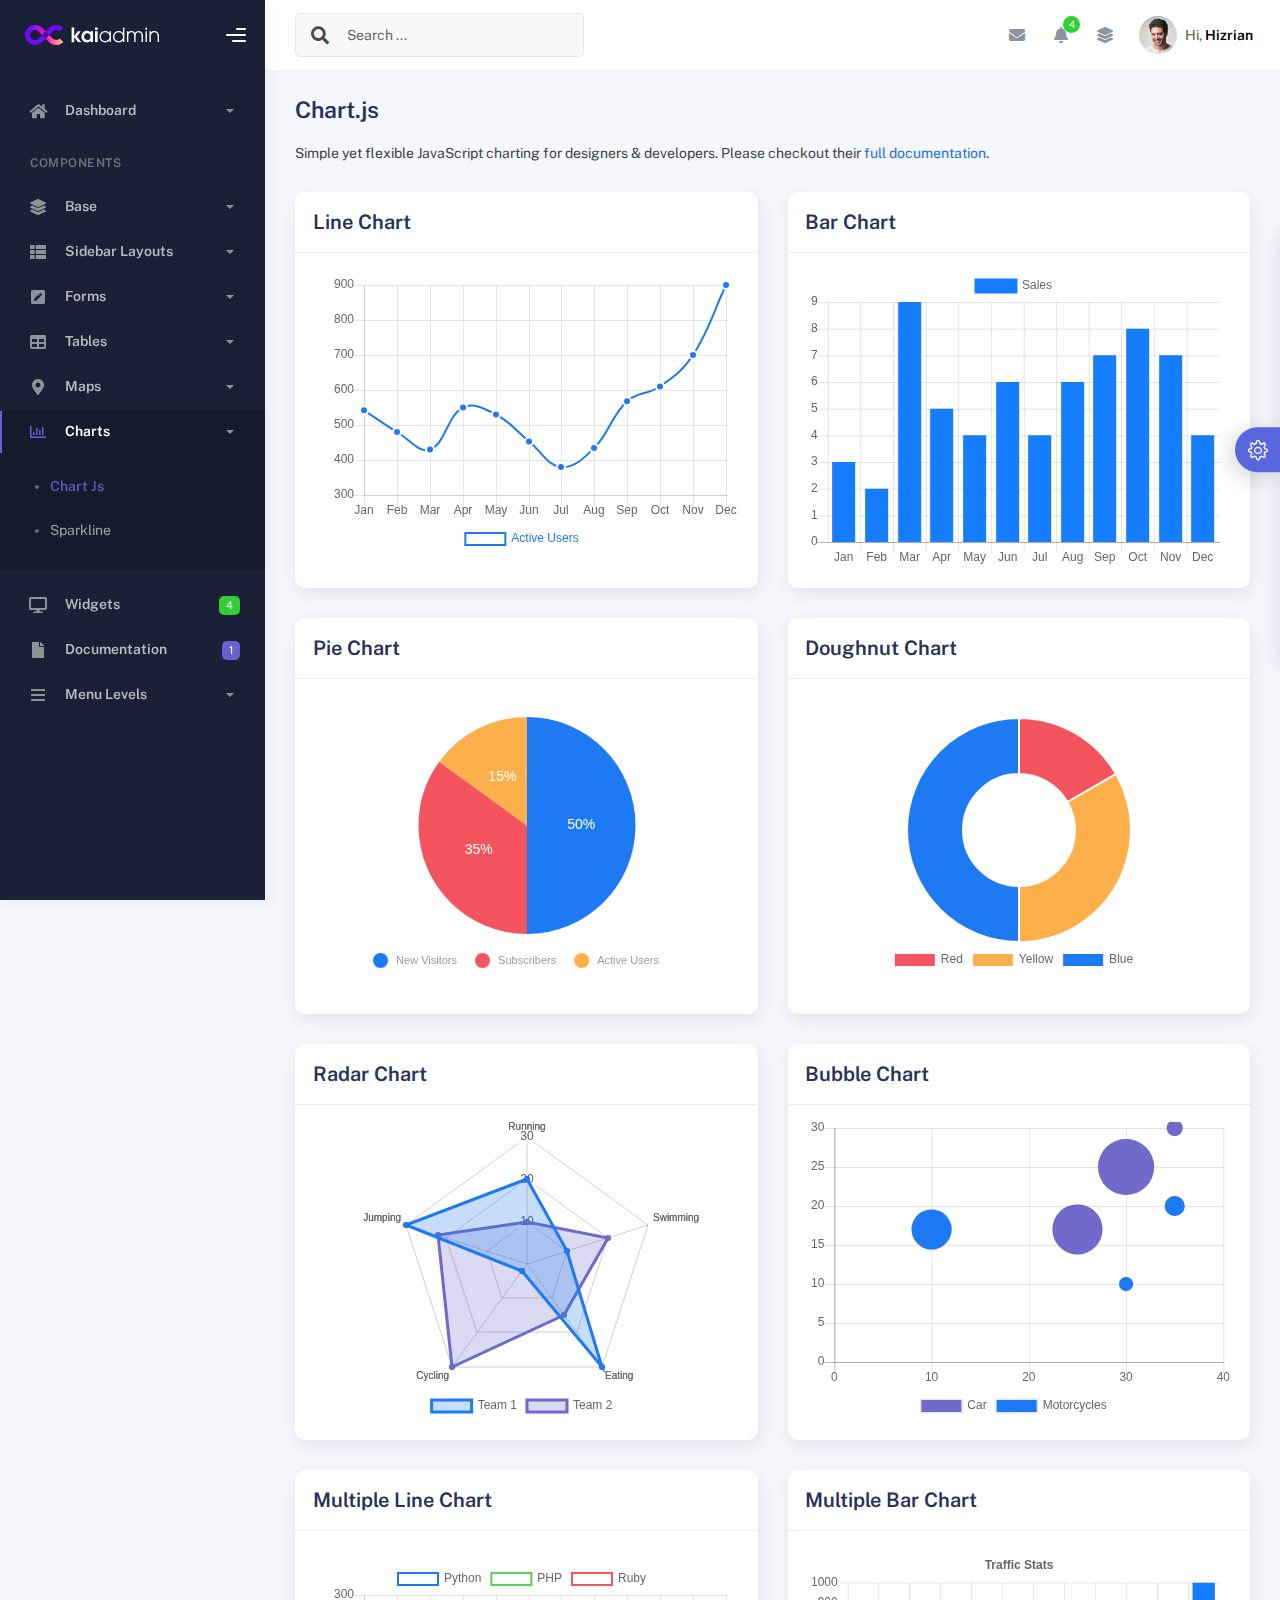
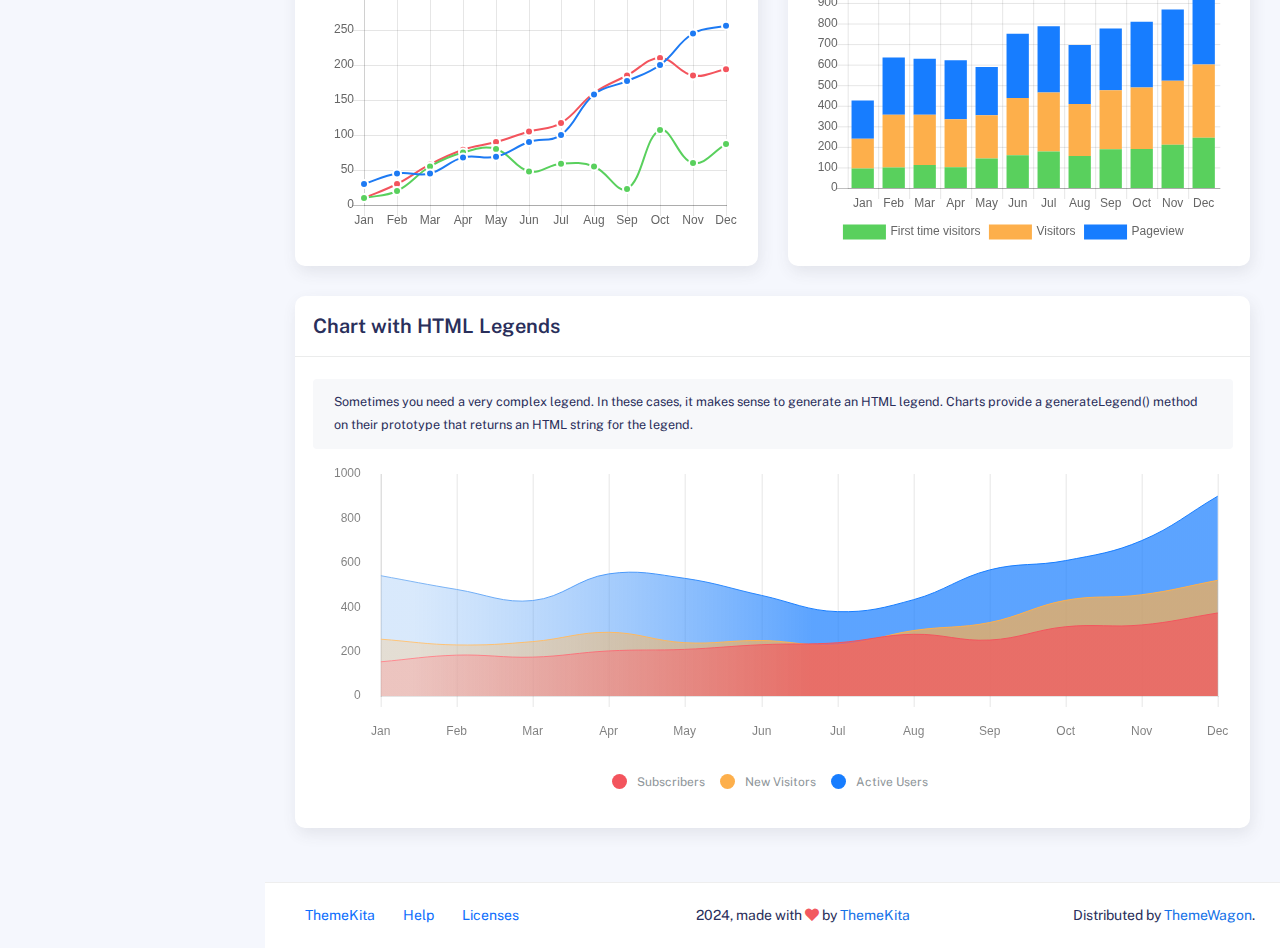
<file: admin/charts/charts.html>
<!DOCTYPE html>
<html lang="en">
  <head>
    <meta http-equiv="X-UA-Compatible" content="IE=edge" />
    <title>Charts - Kaiadmin Bootstrap 5 Admin Dashboard</title>
    <meta
      content="width=device-width, initial-scale=1.0, shrink-to-fit=no"
      name="viewport"
    />
    <link
      rel="icon"
      href="../assets/img/kaiadmin/favicon.ico"
      type="image/x-icon"
    />

    <!-- Fonts and icons -->
    <script src="../assets/js/plugin/webfont/webfont.min.js"></script>
    <script>
      WebFont.load({
        google: { families: ["Public Sans:300,400,500,600,700"] },
        custom: {
          families: [
            "Font Awesome 5 Solid",
            "Font Awesome 5 Regular",
            "Font Awesome 5 Brands",
            "simple-line-icons",
          ],
          urls: ["../assets/css/fonts.min.css"],
        },
        active: function () {
          sessionStorage.fonts = true;
        },
      });
    </script>

    <!-- CSS Files -->
    <link rel="stylesheet" href="../assets/css/bootstrap.min.css" />
    <link rel="stylesheet" href="../assets/css/plugins.min.css" />
    <link rel="stylesheet" href="../assets/css/kaiadmin.min.css" />

    <!-- CSS Just for demo purpose, don't include it in your project -->
    <link rel="stylesheet" href="../assets/css/demo.css" />
  </head>
  <body>
    <div class="wrapper">
      <!-- Sidebar -->
      <div class="sidebar" data-background-color="dark">
        <div class="sidebar-logo">
          <!-- Logo Header -->
          <div class="logo-header" data-background-color="dark">
            <a href="../index.html" class="logo">
              <img
                src="../assets/img/kaiadmin/logo_light.svg"
                alt="navbar brand"
                class="navbar-brand"
                height="20"
              />
            </a>
            <div class="nav-toggle">
              <button class="btn btn-toggle toggle-sidebar">
                <i class="gg-menu-right"></i>
              </button>
              <button class="btn btn-toggle sidenav-toggler">
                <i class="gg-menu-left"></i>
              </button>
            </div>
            <button class="topbar-toggler more">
              <i class="gg-more-vertical-alt"></i>
            </button>
          </div>
          <!-- End Logo Header -->
        </div>
        <div class="sidebar-wrapper scrollbar scrollbar-inner">
          <div class="sidebar-content">
            <ul class="nav nav-secondary">
              <li class="nav-item">
                <a
                  data-bs-toggle="collapse"
                  href="#dashboard"
                  class="collapsed"
                  aria-expanded="false"
                >
                  <i class="fas fa-home"></i>
                  <p>Dashboard</p>
                  <span class="caret"></span>
                </a>
                <div class="collapse" id="dashboard">
                  <ul class="nav nav-collapse">
                    <li>
                      <a href="../../demo1/index.html">
                        <span class="sub-item">Dashboard 1</span>
                      </a>
                    </li>
                  </ul>
                </div>
              </li>
              <li class="nav-section">
                <span class="sidebar-mini-icon">
                  <i class="fa fa-ellipsis-h"></i>
                </span>
                <h4 class="text-section">Components</h4>
              </li>
              <li class="nav-item">
                <a data-bs-toggle="collapse" href="#base">
                  <i class="fas fa-layer-group"></i>
                  <p>Base</p>
                  <span class="caret"></span>
                </a>
                <div class="collapse" id="base">
                  <ul class="nav nav-collapse">
                    <li>
                      <a href="../components/avatars.html">
                        <span class="sub-item">Avatars</span>
                      </a>
                    </li>
                    <li>
                      <a href="../components/buttons.html">
                        <span class="sub-item">Buttons</span>
                      </a>
                    </li>
                    <li>
                      <a href="../components/gridsystem.html">
                        <span class="sub-item">Grid System</span>
                      </a>
                    </li>
                    <li>
                      <a href="../components/panels.html">
                        <span class="sub-item">Panels</span>
                      </a>
                    </li>
                    <li>
                      <a href="../components/notifications.html">
                        <span class="sub-item">Notifications</span>
                      </a>
                    </li>
                    <li>
                      <a href="../components/sweetalert.html">
                        <span class="sub-item">Sweet Alert</span>
                      </a>
                    </li>
                    <li>
                      <a href="../components/font-awesome-icons.html">
                        <span class="sub-item">Font Awesome Icons</span>
                      </a>
                    </li>
                    <li>
                      <a href="../components/simple-line-icons.html">
                        <span class="sub-item">Simple Line Icons</span>
                      </a>
                    </li>
                    <li>
                      <a href="../components/typography.html">
                        <span class="sub-item">Typography</span>
                      </a>
                    </li>
                  </ul>
                </div>
              </li>
              <li class="nav-item">
                <a data-bs-toggle="collapse" href="#sidebarLayouts">
                  <i class="fas fa-th-list"></i>
                  <p>Sidebar Layouts</p>
                  <span class="caret"></span>
                </a>
                <div class="collapse" id="sidebarLayouts">
                  <ul class="nav nav-collapse">
                    <li>
                      <a href="../sidebar-style-2.html">
                        <span class="sub-item">Sidebar Style 2</span>
                      </a>
                    </li>
                    <li>
                      <a href="../icon-menu.html">
                        <span class="sub-item">Icon Menu</span>
                      </a>
                    </li>
                  </ul>
                </div>
              </li>
              <li class="nav-item">
                <a data-bs-toggle="collapse" href="#forms">
                  <i class="fas fa-pen-square"></i>
                  <p>Forms</p>
                  <span class="caret"></span>
                </a>
                <div class="collapse" id="forms">
                  <ul class="nav nav-collapse">
                    <li>
                      <a href="../forms/forms.html">
                        <span class="sub-item">Basic Form</span>
                      </a>
                    </li>
                  </ul>
                </div>
              </li>
              <li class="nav-item">
                <a data-bs-toggle="collapse" href="#tables">
                  <i class="fas fa-table"></i>
                  <p>Tables</p>
                  <span class="caret"></span>
                </a>
                <div class="collapse" id="tables">
                  <ul class="nav nav-collapse">
                    <li>
                      <a href="../tables/tables.html">
                        <span class="sub-item">Basic Table</span>
                      </a>
                    </li>
                    <li>
                      <a href="../tables/datatables.html">
                        <span class="sub-item">Datatables</span>
                      </a>
                    </li>
                  </ul>
                </div>
              </li>
              <li class="nav-item">
                <a data-bs-toggle="collapse" href="#maps">
                  <i class="fas fa-map-marker-alt"></i>
                  <p>Maps</p>
                  <span class="caret"></span>
                </a>
                <div class="collapse" id="maps">
                  <ul class="nav nav-collapse">
                    <li>
                      <a href="../maps/googlemaps.html">
                        <span class="sub-item">Google Maps</span>
                      </a>
                    </li>
                    <li>
                      <a href="../maps/jsvectormap.html">
                        <span class="sub-item">Jsvectormap</span>
                      </a>
                    </li>
                  </ul>
                </div>
              </li>
              <li class="nav-item active submenu">
                <a data-bs-toggle="collapse" href="#charts">
                  <i class="far fa-chart-bar"></i>
                  <p>Charts</p>
                  <span class="caret"></span>
                </a>
                <div class="collapse show" id="charts">
                  <ul class="nav nav-collapse">
                    <li class="active">
                      <a href="../charts/charts.html">
                        <span class="sub-item">Chart Js</span>
                      </a>
                    </li>
                    <li>
                      <a href="../charts/sparkline.html">
                        <span class="sub-item">Sparkline</span>
                      </a>
                    </li>
                  </ul>
                </div>
              </li>
              <li class="nav-item">
                <a href="../widgets.html">
                  <i class="fas fa-desktop"></i>
                  <p>Widgets</p>
                  <span class="badge badge-success">4</span>
                </a>
              </li>
              <li class="nav-item">
                <a href="../../../documentation/index.html">
                  <i class="fas fa-file"></i>
                  <p>Documentation</p>
                  <span class="badge badge-secondary">1</span>
                </a>
              </li>
              <li class="nav-item">
                <a data-bs-toggle="collapse" href="#submenu">
                  <i class="fas fa-bars"></i>
                  <p>Menu Levels</p>
                  <span class="caret"></span>
                </a>
                <div class="collapse" id="submenu">
                  <ul class="nav nav-collapse">
                    <li>
                      <a data-bs-toggle="collapse" href="#subnav1">
                        <span class="sub-item">Level 1</span>
                        <span class="caret"></span>
                      </a>
                      <div class="collapse" id="subnav1">
                        <ul class="nav nav-collapse subnav">
                          <li>
                            <a href="#">
                              <span class="sub-item">Level 2</span>
                            </a>
                          </li>
                          <li>
                            <a href="#">
                              <span class="sub-item">Level 2</span>
                            </a>
                          </li>
                        </ul>
                      </div>
                    </li>
                    <li>
                      <a data-bs-toggle="collapse" href="#subnav2">
                        <span class="sub-item">Level 1</span>
                        <span class="caret"></span>
                      </a>
                      <div class="collapse" id="subnav2">
                        <ul class="nav nav-collapse subnav">
                          <li>
                            <a href="#">
                              <span class="sub-item">Level 2</span>
                            </a>
                          </li>
                        </ul>
                      </div>
                    </li>
                    <li>
                      <a href="#">
                        <span class="sub-item">Level 1</span>
                      </a>
                    </li>
                  </ul>
                </div>
              </li>
            </ul>
          </div>
        </div>
      </div>
      <!-- End Sidebar -->

      <div class="main-panel">
        <div class="main-header">
          <div class="main-header-logo">
            <!-- Logo Header -->
            <div class="logo-header" data-background-color="dark">
              <a href="../index.html" class="logo">
                <img
                  src="../assets/img/kaiadmin/logo_light.svg"
                  alt="navbar brand"
                  class="navbar-brand"
                  height="20"
                />
              </a>
              <div class="nav-toggle">
                <button class="btn btn-toggle toggle-sidebar">
                  <i class="gg-menu-right"></i>
                </button>
                <button class="btn btn-toggle sidenav-toggler">
                  <i class="gg-menu-left"></i>
                </button>
              </div>
              <button class="topbar-toggler more">
                <i class="gg-more-vertical-alt"></i>
              </button>
            </div>
            <!-- End Logo Header -->
          </div>
          <!-- Navbar Header -->
          <nav
            class="navbar navbar-header navbar-header-transparent navbar-expand-lg border-bottom"
          >
            <div class="container-fluid">
              <nav
                class="navbar navbar-header-left navbar-expand-lg navbar-form nav-search p-0 d-none d-lg-flex"
              >
                <div class="input-group">
                  <div class="input-group-prepend">
                    <button type="submit" class="btn btn-search pe-1">
                      <i class="fa fa-search search-icon"></i>
                    </button>
                  </div>
                  <input
                    type="text"
                    placeholder="Search ..."
                    class="form-control"
                  />
                </div>
              </nav>

              <ul class="navbar-nav topbar-nav ms-md-auto align-items-center">
                <li
                  class="nav-item topbar-icon dropdown hidden-caret d-flex d-lg-none"
                >
                  <a
                    class="nav-link dropdown-toggle"
                    data-bs-toggle="dropdown"
                    href="#"
                    role="button"
                    aria-expanded="false"
                    aria-haspopup="true"
                  >
                    <i class="fa fa-search"></i>
                  </a>
                  <ul class="dropdown-menu dropdown-search animated fadeIn">
                    <form class="navbar-left navbar-form nav-search">
                      <div class="input-group">
                        <input
                          type="text"
                          placeholder="Search ..."
                          class="form-control"
                        />
                      </div>
                    </form>
                  </ul>
                </li>
                <li class="nav-item topbar-icon dropdown hidden-caret">
                  <a
                    class="nav-link dropdown-toggle"
                    href="#"
                    id="messageDropdown"
                    role="button"
                    data-bs-toggle="dropdown"
                    aria-haspopup="true"
                    aria-expanded="false"
                  >
                    <i class="fa fa-envelope"></i>
                  </a>
                  <ul
                    class="dropdown-menu messages-notif-box animated fadeIn"
                    aria-labelledby="messageDropdown"
                  >
                    <li>
                      <div
                        class="dropdown-title d-flex justify-content-between align-items-center"
                      >
                        Messages
                        <a href="#" class="small">Mark all as read</a>
                      </div>
                    </li>
                    <li>
                      <div class="message-notif-scroll scrollbar-outer">
                        <div class="notif-center">
                          <a href="#">
                            <div class="notif-img">
                              <img
                                src="../assets/img/jm_denis.jpg"
                                alt="Img Profile"
                              />
                            </div>
                            <div class="notif-content">
                              <span class="subject">Jimmy Denis</span>
                              <span class="block"> How are you ? </span>
                              <span class="time">5 minutes ago</span>
                            </div>
                          </a>
                          <a href="#">
                            <div class="notif-img">
                              <img
                                src="../assets/img/chadengle.jpg"
                                alt="Img Profile"
                              />
                            </div>
                            <div class="notif-content">
                              <span class="subject">Chad</span>
                              <span class="block"> Ok, Thanks ! </span>
                              <span class="time">12 minutes ago</span>
                            </div>
                          </a>
                          <a href="#">
                            <div class="notif-img">
                              <img
                                src="../assets/img/mlane.jpg"
                                alt="Img Profile"
                              />
                            </div>
                            <div class="notif-content">
                              <span class="subject">Jhon Doe</span>
                              <span class="block">
                                Ready for the meeting today...
                              </span>
                              <span class="time">12 minutes ago</span>
                            </div>
                          </a>
                          <a href="#">
                            <div class="notif-img">
                              <img
                                src="../assets/img/talha.jpg"
                                alt="Img Profile"
                              />
                            </div>
                            <div class="notif-content">
                              <span class="subject">Talha</span>
                              <span class="block"> Hi, Apa Kabar ? </span>
                              <span class="time">17 minutes ago</span>
                            </div>
                          </a>
                        </div>
                      </div>
                    </li>
                    <li>
                      <a class="see-all" href="javascript:void(0);"
                        >See all messages<i class="fa fa-angle-right"></i>
                      </a>
                    </li>
                  </ul>
                </li>
                <li class="nav-item topbar-icon dropdown hidden-caret">
                  <a
                    class="nav-link dropdown-toggle"
                    href="#"
                    id="notifDropdown"
                    role="button"
                    data-bs-toggle="dropdown"
                    aria-haspopup="true"
                    aria-expanded="false"
                  >
                    <i class="fa fa-bell"></i>
                    <span class="notification">4</span>
                  </a>
                  <ul
                    class="dropdown-menu notif-box animated fadeIn"
                    aria-labelledby="notifDropdown"
                  >
                    <li>
                      <div class="dropdown-title">
                        You have 4 new notification
                      </div>
                    </li>
                    <li>
                      <div class="notif-scroll scrollbar-outer">
                        <div class="notif-center">
                          <a href="#">
                            <div class="notif-icon notif-primary">
                              <i class="fa fa-user-plus"></i>
                            </div>
                            <div class="notif-content">
                              <span class="block"> New user registered </span>
                              <span class="time">5 minutes ago</span>
                            </div>
                          </a>
                          <a href="#">
                            <div class="notif-icon notif-success">
                              <i class="fa fa-comment"></i>
                            </div>
                            <div class="notif-content">
                              <span class="block">
                                Rahmad commented on Admin
                              </span>
                              <span class="time">12 minutes ago</span>
                            </div>
                          </a>
                          <a href="#">
                            <div class="notif-img">
                              <img
                                src="../assets/img/profile2.jpg"
                                alt="Img Profile"
                              />
                            </div>
                            <div class="notif-content">
                              <span class="block">
                                Reza send messages to you
                              </span>
                              <span class="time">12 minutes ago</span>
                            </div>
                          </a>
                          <a href="#">
                            <div class="notif-icon notif-danger">
                              <i class="fa fa-heart"></i>
                            </div>
                            <div class="notif-content">
                              <span class="block"> Farrah liked Admin </span>
                              <span class="time">17 minutes ago</span>
                            </div>
                          </a>
                        </div>
                      </div>
                    </li>
                    <li>
                      <a class="see-all" href="javascript:void(0);"
                        >See all notifications<i class="fa fa-angle-right"></i>
                      </a>
                    </li>
                  </ul>
                </li>
                <li class="nav-item topbar-icon dropdown hidden-caret">
                  <a
                    class="nav-link"
                    data-bs-toggle="dropdown"
                    href="#"
                    aria-expanded="false"
                  >
                    <i class="fas fa-layer-group"></i>
                  </a>
                  <div class="dropdown-menu quick-actions animated fadeIn">
                    <div class="quick-actions-header">
                      <span class="title mb-1">Quick Actions</span>
                      <span class="subtitle op-7">Shortcuts</span>
                    </div>
                    <div class="quick-actions-scroll scrollbar-outer">
                      <div class="quick-actions-items">
                        <div class="row m-0">
                          <a class="col-6 col-md-4 p-0" href="#">
                            <div class="quick-actions-item">
                              <div class="avatar-item bg-danger rounded-circle">
                                <i class="far fa-calendar-alt"></i>
                              </div>
                              <span class="text">Calendar</span>
                            </div>
                          </a>
                          <a class="col-6 col-md-4 p-0" href="#">
                            <div class="quick-actions-item">
                              <div
                                class="avatar-item bg-warning rounded-circle"
                              >
                                <i class="fas fa-map"></i>
                              </div>
                              <span class="text">Maps</span>
                            </div>
                          </a>
                          <a class="col-6 col-md-4 p-0" href="#">
                            <div class="quick-actions-item">
                              <div class="avatar-item bg-info rounded-circle">
                                <i class="fas fa-file-excel"></i>
                              </div>
                              <span class="text">Reports</span>
                            </div>
                          </a>
                          <a class="col-6 col-md-4 p-0" href="#">
                            <div class="quick-actions-item">
                              <div
                                class="avatar-item bg-success rounded-circle"
                              >
                                <i class="fas fa-envelope"></i>
                              </div>
                              <span class="text">Emails</span>
                            </div>
                          </a>
                          <a class="col-6 col-md-4 p-0" href="#">
                            <div class="quick-actions-item">
                              <div
                                class="avatar-item bg-primary rounded-circle"
                              >
                                <i class="fas fa-file-invoice-dollar"></i>
                              </div>
                              <span class="text">Invoice</span>
                            </div>
                          </a>
                          <a class="col-6 col-md-4 p-0" href="#">
                            <div class="quick-actions-item">
                              <div
                                class="avatar-item bg-secondary rounded-circle"
                              >
                                <i class="fas fa-credit-card"></i>
                              </div>
                              <span class="text">Payments</span>
                            </div>
                          </a>
                        </div>
                      </div>
                    </div>
                  </div>
                </li>

                <li class="nav-item topbar-user dropdown hidden-caret">
                  <a
                    class="dropdown-toggle profile-pic"
                    data-bs-toggle="dropdown"
                    href="#"
                    aria-expanded="false"
                  >
                    <div class="avatar-sm">
                      <img
                        src="../assets/img/profile.jpg"
                        alt="..."
                        class="avatar-img rounded-circle"
                      />
                    </div>
                    <span class="profile-username">
                      <span class="op-7">Hi,</span>
                      <span class="fw-bold">Hizrian</span>
                    </span>
                  </a>
                  <ul class="dropdown-menu dropdown-user animated fadeIn">
                    <div class="dropdown-user-scroll scrollbar-outer">
                      <li>
                        <div class="user-box">
                          <div class="avatar-lg">
                            <img
                              src="../assets/img/profile.jpg"
                              alt="image profile"
                              class="avatar-img rounded"
                            />
                          </div>
                          <div class="u-text">
                            <h4>Hizrian</h4>
                            <p class="text-muted">hello@example.com</p>
                            <a
                              href="profile.html"
                              class="btn btn-xs btn-secondary btn-sm"
                              >View Profile</a
                            >
                          </div>
                        </div>
                      </li>
                      <li>
                        <div class="dropdown-divider"></div>
                        <a class="dropdown-item" href="#">My Profile</a>
                        <a class="dropdown-item" href="#">My Balance</a>
                        <a class="dropdown-item" href="#">Inbox</a>
                        <div class="dropdown-divider"></div>
                        <a class="dropdown-item" href="#">Account Setting</a>
                        <div class="dropdown-divider"></div>
                        <a class="dropdown-item" href="#">Logout</a>
                      </li>
                    </div>
                  </ul>
                </li>
              </ul>
            </div>
          </nav>
          <!-- End Navbar -->
        </div>

        <div class="container">
          <div class="page-inner">
            <h3 class="fw-bold mb-3">Chart.js</h3>
            <div class="page-category">
              Simple yet flexible JavaScript charting for designers &
              developers. Please checkout their
              <a href="http://www.chartjs.org/" target="_blank"
                >full documentation</a
              >.
            </div>
            <div class="row">
              <div class="col-md-6">
                <div class="card">
                  <div class="card-header">
                    <div class="card-title">Line Chart</div>
                  </div>
                  <div class="card-body">
                    <div class="chart-container">
                      <canvas id="lineChart"></canvas>
                    </div>
                  </div>
                </div>
              </div>
              <div class="col-md-6">
                <div class="card">
                  <div class="card-header">
                    <div class="card-title">Bar Chart</div>
                  </div>
                  <div class="card-body">
                    <div class="chart-container">
                      <canvas id="barChart"></canvas>
                    </div>
                  </div>
                </div>
              </div>
              <div class="col-md-6">
                <div class="card">
                  <div class="card-header">
                    <div class="card-title">Pie Chart</div>
                  </div>
                  <div class="card-body">
                    <div class="chart-container">
                      <canvas
                        id="pieChart"
                        style="width: 50%; height: 50%"
                      ></canvas>
                    </div>
                  </div>
                </div>
              </div>
              <div class="col-md-6">
                <div class="card">
                  <div class="card-header">
                    <div class="card-title">Doughnut Chart</div>
                  </div>
                  <div class="card-body">
                    <div class="chart-container">
                      <canvas
                        id="doughnutChart"
                        style="width: 50%; height: 50%"
                      ></canvas>
                    </div>
                  </div>
                </div>
              </div>
              <div class="col-md-6">
                <div class="card">
                  <div class="card-header">
                    <div class="card-title">Radar Chart</div>
                  </div>
                  <div class="card-body">
                    <div class="chart-container">
                      <canvas id="radarChart"></canvas>
                    </div>
                  </div>
                </div>
              </div>
              <div class="col-md-6">
                <div class="card">
                  <div class="card-header">
                    <div class="card-title">Bubble Chart</div>
                  </div>
                  <div class="card-body">
                    <div class="chart-container">
                      <canvas id="bubbleChart"></canvas>
                    </div>
                  </div>
                </div>
              </div>
              <div class="col-md-6">
                <div class="card">
                  <div class="card-header">
                    <div class="card-title">Multiple Line Chart</div>
                  </div>
                  <div class="card-body">
                    <div class="chart-container">
                      <canvas id="multipleLineChart"></canvas>
                    </div>
                  </div>
                </div>
              </div>
              <div class="col-md-6">
                <div class="card">
                  <div class="card-header">
                    <div class="card-title">Multiple Bar Chart</div>
                  </div>
                  <div class="card-body">
                    <div class="chart-container">
                      <canvas id="multipleBarChart"></canvas>
                    </div>
                  </div>
                </div>
              </div>
              <div class="col-md-12">
                <div class="card">
                  <div class="card-header">
                    <div class="card-title">Chart with HTML Legends</div>
                  </div>
                  <div class="card-body">
                    <div class="card-sub">
                      Sometimes you need a very complex legend. In these cases,
                      it makes sense to generate an HTML legend. Charts provide
                      a generateLegend() method on their prototype that returns
                      an HTML string for the legend.
                    </div>
                    <div class="chart-container">
                      <canvas id="htmlLegendsChart"></canvas>
                    </div>
                    <div id="myChartLegend"></div>
                  </div>
                </div>
              </div>
            </div>
          </div>
        </div>

        <footer class="footer">
          <div class="container-fluid d-flex justify-content-between">
            <nav class="pull-left">
              <ul class="nav">
                <li class="nav-item">
                  <a class="nav-link" href="http://www.themekita.com">
                    ThemeKita
                  </a>
                </li>
                <li class="nav-item">
                  <a class="nav-link" href="#"> Help </a>
                </li>
                <li class="nav-item">
                  <a class="nav-link" href="#"> Licenses </a>
                </li>
              </ul>
            </nav>
            <div class="copyright">
              2024, made with <i class="fa fa-heart heart text-danger"></i> by
              <a href="http://www.themekita.com">ThemeKita</a>
            </div>
            <div>
              Distributed by
              <a target="_blank" href="https://themewagon.com/">ThemeWagon</a>.
            </div>
          </div>
        </footer>
      </div>

      <!-- Custom template | don't include it in your project! -->
      <div class="custom-template">
        <div class="title">Settings</div>
        <div class="custom-content">
          <div class="switcher">
            <div class="switch-block">
              <h4>Logo Header</h4>
              <div class="btnSwitch">
                <button
                  type="button"
                  class="selected changeLogoHeaderColor"
                  data-color="dark"
                ></button>
                <button
                  type="button"
                  class="selected changeLogoHeaderColor"
                  data-color="blue"
                ></button>
                <button
                  type="button"
                  class="changeLogoHeaderColor"
                  data-color="purple"
                ></button>
                <button
                  type="button"
                  class="changeLogoHeaderColor"
                  data-color="light-blue"
                ></button>
                <button
                  type="button"
                  class="changeLogoHeaderColor"
                  data-color="green"
                ></button>
                <button
                  type="button"
                  class="changeLogoHeaderColor"
                  data-color="orange"
                ></button>
                <button
                  type="button"
                  class="changeLogoHeaderColor"
                  data-color="red"
                ></button>
                <button
                  type="button"
                  class="changeLogoHeaderColor"
                  data-color="white"
                ></button>
                <br />
                <button
                  type="button"
                  class="changeLogoHeaderColor"
                  data-color="dark2"
                ></button>
                <button
                  type="button"
                  class="changeLogoHeaderColor"
                  data-color="blue2"
                ></button>
                <button
                  type="button"
                  class="changeLogoHeaderColor"
                  data-color="purple2"
                ></button>
                <button
                  type="button"
                  class="changeLogoHeaderColor"
                  data-color="light-blue2"
                ></button>
                <button
                  type="button"
                  class="changeLogoHeaderColor"
                  data-color="green2"
                ></button>
                <button
                  type="button"
                  class="changeLogoHeaderColor"
                  data-color="orange2"
                ></button>
                <button
                  type="button"
                  class="changeLogoHeaderColor"
                  data-color="red2"
                ></button>
              </div>
            </div>
            <div class="switch-block">
              <h4>Navbar Header</h4>
              <div class="btnSwitch">
                <button
                  type="button"
                  class="changeTopBarColor"
                  data-color="dark"
                ></button>
                <button
                  type="button"
                  class="changeTopBarColor"
                  data-color="blue"
                ></button>
                <button
                  type="button"
                  class="changeTopBarColor"
                  data-color="purple"
                ></button>
                <button
                  type="button"
                  class="changeTopBarColor"
                  data-color="light-blue"
                ></button>
                <button
                  type="button"
                  class="changeTopBarColor"
                  data-color="green"
                ></button>
                <button
                  type="button"
                  class="changeTopBarColor"
                  data-color="orange"
                ></button>
                <button
                  type="button"
                  class="changeTopBarColor"
                  data-color="red"
                ></button>
                <button
                  type="button"
                  class="changeTopBarColor"
                  data-color="white"
                ></button>
                <br />
                <button
                  type="button"
                  class="changeTopBarColor"
                  data-color="dark2"
                ></button>
                <button
                  type="button"
                  class="selected changeTopBarColor"
                  data-color="blue2"
                ></button>
                <button
                  type="button"
                  class="changeTopBarColor"
                  data-color="purple2"
                ></button>
                <button
                  type="button"
                  class="changeTopBarColor"
                  data-color="light-blue2"
                ></button>
                <button
                  type="button"
                  class="changeTopBarColor"
                  data-color="green2"
                ></button>
                <button
                  type="button"
                  class="changeTopBarColor"
                  data-color="orange2"
                ></button>
                <button
                  type="button"
                  class="changeTopBarColor"
                  data-color="red2"
                ></button>
              </div>
            </div>
            <div class="switch-block">
              <h4>Sidebar</h4>
              <div class="btnSwitch">
                <button
                  type="button"
                  class="selected changeSideBarColor"
                  data-color="white"
                ></button>
                <button
                  type="button"
                  class="changeSideBarColor"
                  data-color="dark"
                ></button>
                <button
                  type="button"
                  class="changeSideBarColor"
                  data-color="dark2"
                ></button>
              </div>
            </div>
          </div>
        </div>
        <div class="custom-toggle">
          <i class="icon-settings"></i>
        </div>
      </div>
      <!-- End Custom template -->
    </div>
    <!--   Core JS Files   -->
    <script src="../assets/js/core/jquery-3.7.1.min.js"></script>
    <script src="../assets/js/core/popper.min.js"></script>
    <script src="../assets/js/core/bootstrap.min.js"></script>
    <!-- Chart JS -->
    <script src="../assets/js/plugin/chart.js/chart.min.js"></script>
    <!-- jQuery Scrollbar -->
    <script src="../assets/js/plugin/jquery-scrollbar/jquery.scrollbar.min.js"></script>
    <!-- Kaiadmin JS -->
    <script src="../assets/js/kaiadmin.min.js"></script>
    <!-- Kaiadmin DEMO methods, don't include it in your project! -->
    <script src="../assets/js/setting-demo2.js"></script>
    <script>
      var lineChart = document.getElementById("lineChart").getContext("2d"),
        barChart = document.getElementById("barChart").getContext("2d"),
        pieChart = document.getElementById("pieChart").getContext("2d"),
        doughnutChart = document
          .getElementById("doughnutChart")
          .getContext("2d"),
        radarChart = document.getElementById("radarChart").getContext("2d"),
        bubbleChart = document.getElementById("bubbleChart").getContext("2d"),
        multipleLineChart = document
          .getElementById("multipleLineChart")
          .getContext("2d"),
        multipleBarChart = document
          .getElementById("multipleBarChart")
          .getContext("2d"),
        htmlLegendsChart = document
          .getElementById("htmlLegendsChart")
          .getContext("2d");

      var myLineChart = new Chart(lineChart, {
        type: "line",
        data: {
          labels: [
            "Jan",
            "Feb",
            "Mar",
            "Apr",
            "May",
            "Jun",
            "Jul",
            "Aug",
            "Sep",
            "Oct",
            "Nov",
            "Dec",
          ],
          datasets: [
            {
              label: "Active Users",
              borderColor: "#1d7af3",
              pointBorderColor: "#FFF",
              pointBackgroundColor: "#1d7af3",
              pointBorderWidth: 2,
              pointHoverRadius: 4,
              pointHoverBorderWidth: 1,
              pointRadius: 4,
              backgroundColor: "transparent",
              fill: true,
              borderWidth: 2,
              data: [
                542, 480, 430, 550, 530, 453, 380, 434, 568, 610, 700, 900,
              ],
            },
          ],
        },
        options: {
          responsive: true,
          maintainAspectRatio: false,
          legend: {
            position: "bottom",
            labels: {
              padding: 10,
              fontColor: "#1d7af3",
            },
          },
          tooltips: {
            bodySpacing: 4,
            mode: "nearest",
            intersect: 0,
            position: "nearest",
            xPadding: 10,
            yPadding: 10,
            caretPadding: 10,
          },
          layout: {
            padding: { left: 15, right: 15, top: 15, bottom: 15 },
          },
        },
      });

      var myBarChart = new Chart(barChart, {
        type: "bar",
        data: {
          labels: [
            "Jan",
            "Feb",
            "Mar",
            "Apr",
            "May",
            "Jun",
            "Jul",
            "Aug",
            "Sep",
            "Oct",
            "Nov",
            "Dec",
          ],
          datasets: [
            {
              label: "Sales",
              backgroundColor: "rgb(23, 125, 255)",
              borderColor: "rgb(23, 125, 255)",
              data: [3, 2, 9, 5, 4, 6, 4, 6, 7, 8, 7, 4],
            },
          ],
        },
        options: {
          responsive: true,
          maintainAspectRatio: false,
          scales: {
            yAxes: [
              {
                ticks: {
                  beginAtZero: true,
                },
              },
            ],
          },
        },
      });

      var myPieChart = new Chart(pieChart, {
        type: "pie",
        data: {
          datasets: [
            {
              data: [50, 35, 15],
              backgroundColor: ["#1d7af3", "#f3545d", "#fdaf4b"],
              borderWidth: 0,
            },
          ],
          labels: ["New Visitors", "Subscribers", "Active Users"],
        },
        options: {
          responsive: true,
          maintainAspectRatio: false,
          legend: {
            position: "bottom",
            labels: {
              fontColor: "rgb(154, 154, 154)",
              fontSize: 11,
              usePointStyle: true,
              padding: 20,
            },
          },
          pieceLabel: {
            render: "percentage",
            fontColor: "white",
            fontSize: 14,
          },
          tooltips: false,
          layout: {
            padding: {
              left: 20,
              right: 20,
              top: 20,
              bottom: 20,
            },
          },
        },
      });

      var myDoughnutChart = new Chart(doughnutChart, {
        type: "doughnut",
        data: {
          datasets: [
            {
              data: [10, 20, 30],
              backgroundColor: ["#f3545d", "#fdaf4b", "#1d7af3"],
            },
          ],

          labels: ["Red", "Yellow", "Blue"],
        },
        options: {
          responsive: true,
          maintainAspectRatio: false,
          legend: {
            position: "bottom",
          },
          layout: {
            padding: {
              left: 20,
              right: 20,
              top: 20,
              bottom: 20,
            },
          },
        },
      });

      var myRadarChart = new Chart(radarChart, {
        type: "radar",
        data: {
          labels: ["Running", "Swimming", "Eating", "Cycling", "Jumping"],
          datasets: [
            {
              data: [20, 10, 30, 2, 30],
              borderColor: "#1d7af3",
              backgroundColor: "rgba(29, 122, 243, 0.25)",
              pointBackgroundColor: "#1d7af3",
              pointHoverRadius: 4,
              pointRadius: 3,
              label: "Team 1",
            },
            {
              data: [10, 20, 15, 30, 22],
              borderColor: "#716aca",
              backgroundColor: "rgba(113, 106, 202, 0.25)",
              pointBackgroundColor: "#716aca",
              pointHoverRadius: 4,
              pointRadius: 3,
              label: "Team 2",
            },
          ],
        },
        options: {
          responsive: true,
          maintainAspectRatio: false,
          legend: {
            position: "bottom",
          },
        },
      });

      var myBubbleChart = new Chart(bubbleChart, {
        type: "bubble",
        data: {
          datasets: [
            {
              label: "Car",
              data: [
                { x: 25, y: 17, r: 25 },
                { x: 30, y: 25, r: 28 },
                { x: 35, y: 30, r: 8 },
              ],
              backgroundColor: "#716aca",
            },
            {
              label: "Motorcycles",
              data: [
                { x: 10, y: 17, r: 20 },
                { x: 30, y: 10, r: 7 },
                { x: 35, y: 20, r: 10 },
              ],
              backgroundColor: "#1d7af3",
            },
          ],
        },
        options: {
          responsive: true,
          maintainAspectRatio: false,
          legend: {
            position: "bottom",
          },
          scales: {
            yAxes: [
              {
                ticks: {
                  beginAtZero: true,
                },
              },
            ],
            xAxes: [
              {
                ticks: {
                  beginAtZero: true,
                },
              },
            ],
          },
        },
      });

      var myMultipleLineChart = new Chart(multipleLineChart, {
        type: "line",
        data: {
          labels: [
            "Jan",
            "Feb",
            "Mar",
            "Apr",
            "May",
            "Jun",
            "Jul",
            "Aug",
            "Sep",
            "Oct",
            "Nov",
            "Dec",
          ],
          datasets: [
            {
              label: "Python",
              borderColor: "#1d7af3",
              pointBorderColor: "#FFF",
              pointBackgroundColor: "#1d7af3",
              pointBorderWidth: 2,
              pointHoverRadius: 4,
              pointHoverBorderWidth: 1,
              pointRadius: 4,
              backgroundColor: "transparent",
              fill: true,
              borderWidth: 2,
              data: [30, 45, 45, 68, 69, 90, 100, 158, 177, 200, 245, 256],
            },
            {
              label: "PHP",
              borderColor: "#59d05d",
              pointBorderColor: "#FFF",
              pointBackgroundColor: "#59d05d",
              pointBorderWidth: 2,
              pointHoverRadius: 4,
              pointHoverBorderWidth: 1,
              pointRadius: 4,
              backgroundColor: "transparent",
              fill: true,
              borderWidth: 2,
              data: [10, 20, 55, 75, 80, 48, 59, 55, 23, 107, 60, 87],
            },
            {
              label: "Ruby",
              borderColor: "#f3545d",
              pointBorderColor: "#FFF",
              pointBackgroundColor: "#f3545d",
              pointBorderWidth: 2,
              pointHoverRadius: 4,
              pointHoverBorderWidth: 1,
              pointRadius: 4,
              backgroundColor: "transparent",
              fill: true,
              borderWidth: 2,
              data: [10, 30, 58, 79, 90, 105, 117, 160, 185, 210, 185, 194],
            },
          ],
        },
        options: {
          responsive: true,
          maintainAspectRatio: false,
          legend: {
            position: "top",
          },
          tooltips: {
            bodySpacing: 4,
            mode: "nearest",
            intersect: 0,
            position: "nearest",
            xPadding: 10,
            yPadding: 10,
            caretPadding: 10,
          },
          layout: {
            padding: { left: 15, right: 15, top: 15, bottom: 15 },
          },
        },
      });

      var myMultipleBarChart = new Chart(multipleBarChart, {
        type: "bar",
        data: {
          labels: [
            "Jan",
            "Feb",
            "Mar",
            "Apr",
            "May",
            "Jun",
            "Jul",
            "Aug",
            "Sep",
            "Oct",
            "Nov",
            "Dec",
          ],
          datasets: [
            {
              label: "First time visitors",
              backgroundColor: "#59d05d",
              borderColor: "#59d05d",
              data: [95, 100, 112, 101, 144, 159, 178, 156, 188, 190, 210, 245],
            },
            {
              label: "Visitors",
              backgroundColor: "#fdaf4b",
              borderColor: "#fdaf4b",
              data: [
                145, 256, 244, 233, 210, 279, 287, 253, 287, 299, 312, 356,
              ],
            },
            {
              label: "Pageview",
              backgroundColor: "#177dff",
              borderColor: "#177dff",
              data: [
                185, 279, 273, 287, 234, 312, 322, 286, 301, 320, 346, 399,
              ],
            },
          ],
        },
        options: {
          responsive: true,
          maintainAspectRatio: false,
          legend: {
            position: "bottom",
          },
          title: {
            display: true,
            text: "Traffic Stats",
          },
          tooltips: {
            mode: "index",
            intersect: false,
          },
          responsive: true,
          scales: {
            xAxes: [
              {
                stacked: true,
              },
            ],
            yAxes: [
              {
                stacked: true,
              },
            ],
          },
        },
      });

      // Chart with HTML Legends

      var gradientStroke = htmlLegendsChart.createLinearGradient(
        500,
        0,
        100,
        0
      );
      gradientStroke.addColorStop(0, "#177dff");
      gradientStroke.addColorStop(1, "#80b6f4");

      var gradientFill = htmlLegendsChart.createLinearGradient(500, 0, 100, 0);
      gradientFill.addColorStop(0, "rgba(23, 125, 255, 0.7)");
      gradientFill.addColorStop(1, "rgba(128, 182, 244, 0.3)");

      var gradientStroke2 = htmlLegendsChart.createLinearGradient(
        500,
        0,
        100,
        0
      );
      gradientStroke2.addColorStop(0, "#f3545d");
      gradientStroke2.addColorStop(1, "#ff8990");

      var gradientFill2 = htmlLegendsChart.createLinearGradient(500, 0, 100, 0);
      gradientFill2.addColorStop(0, "rgba(243, 84, 93, 0.7)");
      gradientFill2.addColorStop(1, "rgba(255, 137, 144, 0.3)");

      var gradientStroke3 = htmlLegendsChart.createLinearGradient(
        500,
        0,
        100,
        0
      );
      gradientStroke3.addColorStop(0, "#fdaf4b");
      gradientStroke3.addColorStop(1, "#ffc478");

      var gradientFill3 = htmlLegendsChart.createLinearGradient(500, 0, 100, 0);
      gradientFill3.addColorStop(0, "rgba(253, 175, 75, 0.7)");
      gradientFill3.addColorStop(1, "rgba(255, 196, 120, 0.3)");

      var myHtmlLegendsChart = new Chart(htmlLegendsChart, {
        type: "line",
        data: {
          labels: [
            "Jan",
            "Feb",
            "Mar",
            "Apr",
            "May",
            "Jun",
            "Jul",
            "Aug",
            "Sep",
            "Oct",
            "Nov",
            "Dec",
          ],
          datasets: [
            {
              label: "Subscribers",
              borderColor: gradientStroke2,
              pointBackgroundColor: gradientStroke2,
              pointRadius: 0,
              backgroundColor: gradientFill2,
              legendColor: "#f3545d",
              fill: true,
              borderWidth: 1,
              data: [
                154, 184, 175, 203, 210, 231, 240, 278, 252, 312, 320, 374,
              ],
            },
            {
              label: "New Visitors",
              borderColor: gradientStroke3,
              pointBackgroundColor: gradientStroke3,
              pointRadius: 0,
              backgroundColor: gradientFill3,
              legendColor: "#fdaf4b",
              fill: true,
              borderWidth: 1,
              data: [
                256, 230, 245, 287, 240, 250, 230, 295, 331, 431, 456, 521,
              ],
            },
            {
              label: "Active Users",
              borderColor: gradientStroke,
              pointBackgroundColor: gradientStroke,
              pointRadius: 0,
              backgroundColor: gradientFill,
              legendColor: "#177dff",
              fill: true,
              borderWidth: 1,
              data: [
                542, 480, 430, 550, 530, 453, 380, 434, 568, 610, 700, 900,
              ],
            },
          ],
        },
        options: {
          responsive: true,
          maintainAspectRatio: false,
          legend: {
            display: false,
          },
          tooltips: {
            bodySpacing: 4,
            mode: "nearest",
            intersect: 0,
            position: "nearest",
            xPadding: 10,
            yPadding: 10,
            caretPadding: 10,
          },
          layout: {
            padding: { left: 15, right: 15, top: 15, bottom: 15 },
          },
          scales: {
            yAxes: [
              {
                ticks: {
                  fontColor: "rgba(0,0,0,0.5)",
                  fontStyle: "500",
                  beginAtZero: false,
                  maxTicksLimit: 5,
                  padding: 20,
                },
                gridLines: {
                  drawTicks: false,
                  display: false,
                },
              },
            ],
            xAxes: [
              {
                gridLines: {
                  zeroLineColor: "transparent",
                },
                ticks: {
                  padding: 20,
                  fontColor: "rgba(0,0,0,0.5)",
                  fontStyle: "500",
                },
              },
            ],
          },
          legendCallback: function (chart) {
            var text = [];
            text.push('<ul class="' + chart.id + '-legend html-legend">');
            for (var i = 0; i < chart.data.datasets.length; i++) {
              text.push(
                '<li><span style="background-color:' +
                  chart.data.datasets[i].legendColor +
                  '"></span>'
              );
              if (chart.data.datasets[i].label) {
                text.push(chart.data.datasets[i].label);
              }
              text.push("</li>");
            }
            text.push("</ul>");
            return text.join("");
          },
        },
      });

      var myLegendContainer = document.getElementById("myChartLegend");

      // generate HTML legend
      myLegendContainer.innerHTML = myHtmlLegendsChart.generateLegend();

      // bind onClick event to all LI-tags of the legend
      var legendItems = myLegendContainer.getElementsByTagName("li");
      for (var i = 0; i < legendItems.length; i += 1) {
        legendItems[i].addEventListener("click", legendClickCallback, false);
      }
    </script>
  </body>
</html>
</file>
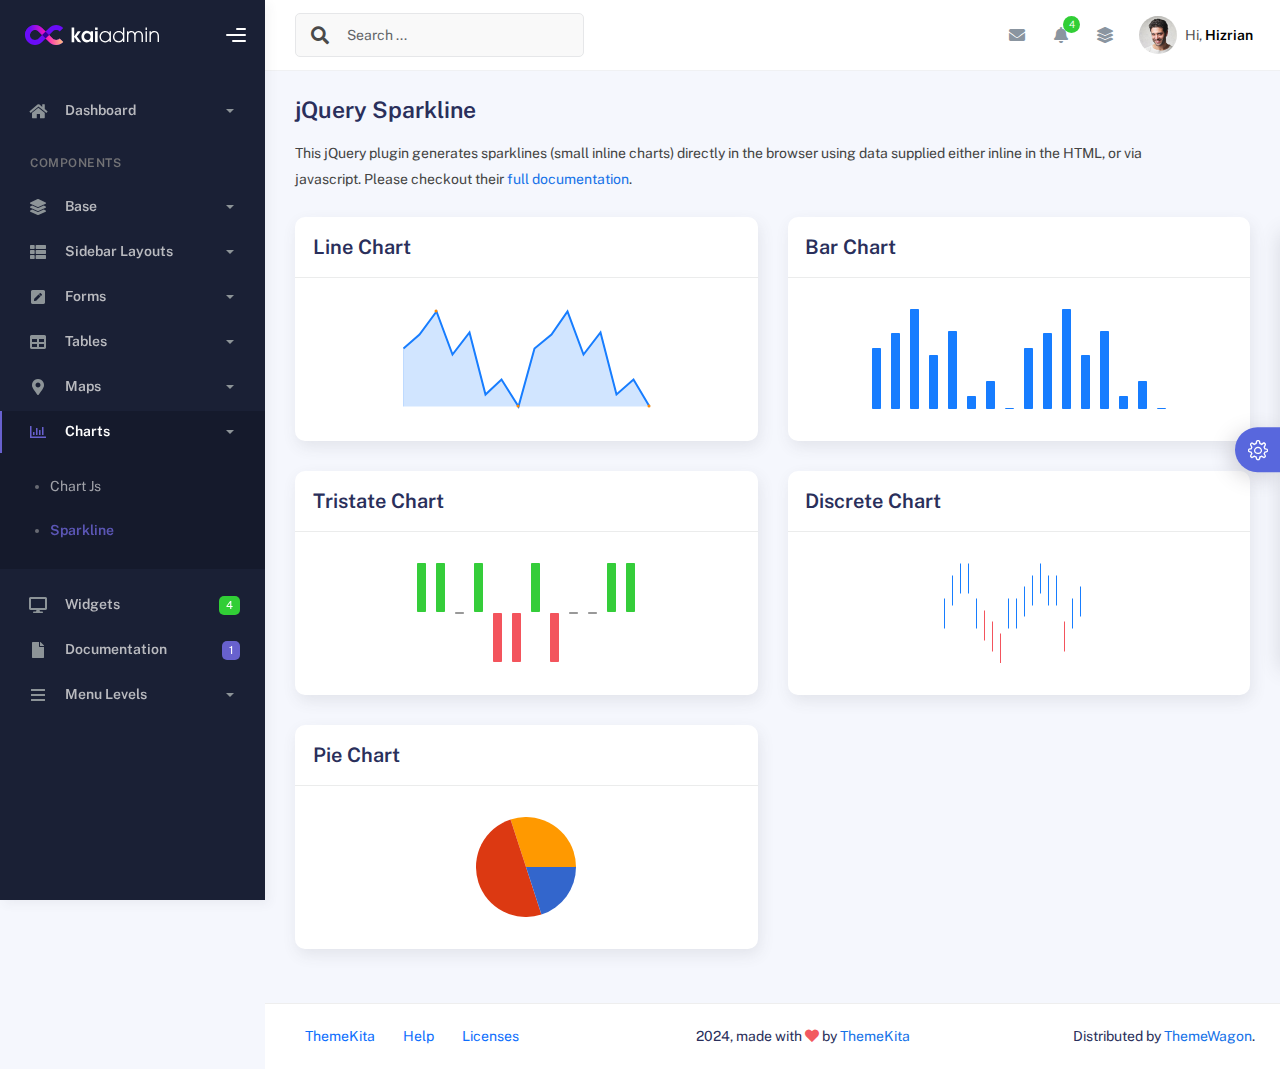
<file: admin/charts/sparkline.html>
<!DOCTYPE html>
<html lang="en">
  <head>
    <meta http-equiv="X-UA-Compatible" content="IE=edge" />
    <title>Sparkline - Kaiadmin Bootstrap 5 Admin Dashboard</title>
    <meta
      content="width=device-width, initial-scale=1.0, shrink-to-fit=no"
      name="viewport"
    />
    <link
      rel="icon"
      href="../assets/img/kaiadmin/favicon.ico"
      type="image/x-icon"
    />

    <!-- Fonts and icons -->
    <script src="../assets/js/plugin/webfont/webfont.min.js"></script>
    <script>
      WebFont.load({
        google: { families: ["Public Sans:300,400,500,600,700"] },
        custom: {
          families: [
            "Font Awesome 5 Solid",
            "Font Awesome 5 Regular",
            "Font Awesome 5 Brands",
            "simple-line-icons",
          ],
          urls: ["../assets/css/fonts.min.css"],
        },
        active: function () {
          sessionStorage.fonts = true;
        },
      });
    </script>

    <!-- CSS Files -->
    <link rel="stylesheet" href="../assets/css/bootstrap.min.css" />
    <link rel="stylesheet" href="../assets/css/plugins.min.css" />
    <link rel="stylesheet" href="../assets/css/kaiadmin.min.css" />

    <!-- CSS Just for demo purpose, don't include it in your project -->
    <link rel="stylesheet" href="../assets/css/demo.css" />
  </head>
  <body>
    <div class="wrapper">
      <!-- Sidebar -->
      <div class="sidebar" data-background-color="dark">
        <div class="sidebar-logo">
          <!-- Logo Header -->
          <div class="logo-header" data-background-color="dark">
            <a href="../index.html" class="logo">
              <img
                src="../assets/img/kaiadmin/logo_light.svg"
                alt="navbar brand"
                class="navbar-brand"
                height="20"
              />
            </a>
            <div class="nav-toggle">
              <button class="btn btn-toggle toggle-sidebar">
                <i class="gg-menu-right"></i>
              </button>
              <button class="btn btn-toggle sidenav-toggler">
                <i class="gg-menu-left"></i>
              </button>
            </div>
            <button class="topbar-toggler more">
              <i class="gg-more-vertical-alt"></i>
            </button>
          </div>
          <!-- End Logo Header -->
        </div>
        <div class="sidebar-wrapper scrollbar scrollbar-inner">
          <div class="sidebar-content">
            <ul class="nav nav-secondary">
              <li class="nav-item">
                <a
                  data-bs-toggle="collapse"
                  href="#dashboard"
                  class="collapsed"
                  aria-expanded="false"
                >
                  <i class="fas fa-home"></i>
                  <p>Dashboard</p>
                  <span class="caret"></span>
                </a>
                <div class="collapse" id="dashboard">
                  <ul class="nav nav-collapse">
                    <li>
                      <a href="../../demo1/index.html">
                        <span class="sub-item">Dashboard 1</span>
                      </a>
                    </li>
                  </ul>
                </div>
              </li>
              <li class="nav-section">
                <span class="sidebar-mini-icon">
                  <i class="fa fa-ellipsis-h"></i>
                </span>
                <h4 class="text-section">Components</h4>
              </li>
              <li class="nav-item">
                <a data-bs-toggle="collapse" href="#base">
                  <i class="fas fa-layer-group"></i>
                  <p>Base</p>
                  <span class="caret"></span>
                </a>
                <div class="collapse" id="base">
                  <ul class="nav nav-collapse">
                    <li>
                      <a href="../components/avatars.html">
                        <span class="sub-item">Avatars</span>
                      </a>
                    </li>
                    <li>
                      <a href="../components/buttons.html">
                        <span class="sub-item">Buttons</span>
                      </a>
                    </li>
                    <li>
                      <a href="../components/gridsystem.html">
                        <span class="sub-item">Grid System</span>
                      </a>
                    </li>
                    <li>
                      <a href="../components/panels.html">
                        <span class="sub-item">Panels</span>
                      </a>
                    </li>
                    <li>
                      <a href="../components/notifications.html">
                        <span class="sub-item">Notifications</span>
                      </a>
                    </li>
                    <li>
                      <a href="../components/sweetalert.html">
                        <span class="sub-item">Sweet Alert</span>
                      </a>
                    </li>
                    <li>
                      <a href="../components/font-awesome-icons.html">
                        <span class="sub-item">Font Awesome Icons</span>
                      </a>
                    </li>
                    <li>
                      <a href="../components/simple-line-icons.html">
                        <span class="sub-item">Simple Line Icons</span>
                      </a>
                    </li>
                    <li>
                      <a href="../components/typography.html">
                        <span class="sub-item">Typography</span>
                      </a>
                    </li>
                  </ul>
                </div>
              </li>
              <li class="nav-item">
                <a data-bs-toggle="collapse" href="#sidebarLayouts">
                  <i class="fas fa-th-list"></i>
                  <p>Sidebar Layouts</p>
                  <span class="caret"></span>
                </a>
                <div class="collapse" id="sidebarLayouts">
                  <ul class="nav nav-collapse">
                    <li>
                      <a href="../sidebar-style-2.html">
                        <span class="sub-item">Sidebar Style 2</span>
                      </a>
                    </li>
                    <li>
                      <a href="../icon-menu.html">
                        <span class="sub-item">Icon Menu</span>
                      </a>
                    </li>
                  </ul>
                </div>
              </li>
              <li class="nav-item">
                <a data-bs-toggle="collapse" href="#forms">
                  <i class="fas fa-pen-square"></i>
                  <p>Forms</p>
                  <span class="caret"></span>
                </a>
                <div class="collapse" id="forms">
                  <ul class="nav nav-collapse">
                    <li>
                      <a href="../forms/forms.html">
                        <span class="sub-item">Basic Form</span>
                      </a>
                    </li>
                  </ul>
                </div>
              </li>
              <li class="nav-item">
                <a data-bs-toggle="collapse" href="#tables">
                  <i class="fas fa-table"></i>
                  <p>Tables</p>
                  <span class="caret"></span>
                </a>
                <div class="collapse" id="tables">
                  <ul class="nav nav-collapse">
                    <li>
                      <a href="../tables/tables.html">
                        <span class="sub-item">Basic Table</span>
                      </a>
                    </li>
                    <li>
                      <a href="../tables/datatables.html">
                        <span class="sub-item">Datatables</span>
                      </a>
                    </li>
                  </ul>
                </div>
              </li>
              <li class="nav-item">
                <a data-bs-toggle="collapse" href="#maps">
                  <i class="fas fa-map-marker-alt"></i>
                  <p>Maps</p>
                  <span class="caret"></span>
                </a>
                <div class="collapse" id="maps">
                  <ul class="nav nav-collapse">
                    <li>
                      <a href="../maps/googlemaps.html">
                        <span class="sub-item">Google Maps</span>
                      </a>
                    </li>
                    <li>
                      <a href="../maps/jsvectormap.html">
                        <span class="sub-item">Jsvectormap</span>
                      </a>
                    </li>
                  </ul>
                </div>
              </li>
              <li class="nav-item active submenu">
                <a data-bs-toggle="collapse" href="#charts">
                  <i class="far fa-chart-bar"></i>
                  <p>Charts</p>
                  <span class="caret"></span>
                </a>
                <div class="collapse show" id="charts">
                  <ul class="nav nav-collapse">
                    <li>
                      <a href="../charts/charts.html">
                        <span class="sub-item">Chart Js</span>
                      </a>
                    </li>
                    <li class="active">
                      <a href="../charts/sparkline.html">
                        <span class="sub-item">Sparkline</span>
                      </a>
                    </li>
                  </ul>
                </div>
              </li>
              <li class="nav-item">
                <a href="../widgets.html">
                  <i class="fas fa-desktop"></i>
                  <p>Widgets</p>
                  <span class="badge badge-success">4</span>
                </a>
              </li>
              <li class="nav-item">
                <a href="../../../documentation/index.html">
                  <i class="fas fa-file"></i>
                  <p>Documentation</p>
                  <span class="badge badge-secondary">1</span>
                </a>
              </li>
              <li class="nav-item">
                <a data-bs-toggle="collapse" href="#submenu">
                  <i class="fas fa-bars"></i>
                  <p>Menu Levels</p>
                  <span class="caret"></span>
                </a>
                <div class="collapse" id="submenu">
                  <ul class="nav nav-collapse">
                    <li>
                      <a data-bs-toggle="collapse" href="#subnav1">
                        <span class="sub-item">Level 1</span>
                        <span class="caret"></span>
                      </a>
                      <div class="collapse" id="subnav1">
                        <ul class="nav nav-collapse subnav">
                          <li>
                            <a href="#">
                              <span class="sub-item">Level 2</span>
                            </a>
                          </li>
                          <li>
                            <a href="#">
                              <span class="sub-item">Level 2</span>
                            </a>
                          </li>
                        </ul>
                      </div>
                    </li>
                    <li>
                      <a data-bs-toggle="collapse" href="#subnav2">
                        <span class="sub-item">Level 1</span>
                        <span class="caret"></span>
                      </a>
                      <div class="collapse" id="subnav2">
                        <ul class="nav nav-collapse subnav">
                          <li>
                            <a href="#">
                              <span class="sub-item">Level 2</span>
                            </a>
                          </li>
                        </ul>
                      </div>
                    </li>
                    <li>
                      <a href="#">
                        <span class="sub-item">Level 1</span>
                      </a>
                    </li>
                  </ul>
                </div>
              </li>
            </ul>
          </div>
        </div>
      </div>
      <!-- End Sidebar -->

      <div class="main-panel">
        <div class="main-header">
          <div class="main-header-logo">
            <!-- Logo Header -->
            <div class="logo-header" data-background-color="dark">
              <a href="../index.html" class="logo">
                <img
                  src="../assets/img/kaiadmin/logo_light.svg"
                  alt="navbar brand"
                  class="navbar-brand"
                  height="20"
                />
              </a>
              <div class="nav-toggle">
                <button class="btn btn-toggle toggle-sidebar">
                  <i class="gg-menu-right"></i>
                </button>
                <button class="btn btn-toggle sidenav-toggler">
                  <i class="gg-menu-left"></i>
                </button>
              </div>
              <button class="topbar-toggler more">
                <i class="gg-more-vertical-alt"></i>
              </button>
            </div>
            <!-- End Logo Header -->
          </div>
          <!-- Navbar Header -->
          <nav
            class="navbar navbar-header navbar-header-transparent navbar-expand-lg border-bottom"
          >
            <div class="container-fluid">
              <nav
                class="navbar navbar-header-left navbar-expand-lg navbar-form nav-search p-0 d-none d-lg-flex"
              >
                <div class="input-group">
                  <div class="input-group-prepend">
                    <button type="submit" class="btn btn-search pe-1">
                      <i class="fa fa-search search-icon"></i>
                    </button>
                  </div>
                  <input
                    type="text"
                    placeholder="Search ..."
                    class="form-control"
                  />
                </div>
              </nav>

              <ul class="navbar-nav topbar-nav ms-md-auto align-items-center">
                <li
                  class="nav-item topbar-icon dropdown hidden-caret d-flex d-lg-none"
                >
                  <a
                    class="nav-link dropdown-toggle"
                    data-bs-toggle="dropdown"
                    href="#"
                    role="button"
                    aria-expanded="false"
                    aria-haspopup="true"
                  >
                    <i class="fa fa-search"></i>
                  </a>
                  <ul class="dropdown-menu dropdown-search animated fadeIn">
                    <form class="navbar-left navbar-form nav-search">
                      <div class="input-group">
                        <input
                          type="text"
                          placeholder="Search ..."
                          class="form-control"
                        />
                      </div>
                    </form>
                  </ul>
                </li>
                <li class="nav-item topbar-icon dropdown hidden-caret">
                  <a
                    class="nav-link dropdown-toggle"
                    href="#"
                    id="messageDropdown"
                    role="button"
                    data-bs-toggle="dropdown"
                    aria-haspopup="true"
                    aria-expanded="false"
                  >
                    <i class="fa fa-envelope"></i>
                  </a>
                  <ul
                    class="dropdown-menu messages-notif-box animated fadeIn"
                    aria-labelledby="messageDropdown"
                  >
                    <li>
                      <div
                        class="dropdown-title d-flex justify-content-between align-items-center"
                      >
                        Messages
                        <a href="#" class="small">Mark all as read</a>
                      </div>
                    </li>
                    <li>
                      <div class="message-notif-scroll scrollbar-outer">
                        <div class="notif-center">
                          <a href="#">
                            <div class="notif-img">
                              <img
                                src="../assets/img/jm_denis.jpg"
                                alt="Img Profile"
                              />
                            </div>
                            <div class="notif-content">
                              <span class="subject">Jimmy Denis</span>
                              <span class="block"> How are you ? </span>
                              <span class="time">5 minutes ago</span>
                            </div>
                          </a>
                          <a href="#">
                            <div class="notif-img">
                              <img
                                src="../assets/img/chadengle.jpg"
                                alt="Img Profile"
                              />
                            </div>
                            <div class="notif-content">
                              <span class="subject">Chad</span>
                              <span class="block"> Ok, Thanks ! </span>
                              <span class="time">12 minutes ago</span>
                            </div>
                          </a>
                          <a href="#">
                            <div class="notif-img">
                              <img
                                src="../assets/img/mlane.jpg"
                                alt="Img Profile"
                              />
                            </div>
                            <div class="notif-content">
                              <span class="subject">Jhon Doe</span>
                              <span class="block">
                                Ready for the meeting today...
                              </span>
                              <span class="time">12 minutes ago</span>
                            </div>
                          </a>
                          <a href="#">
                            <div class="notif-img">
                              <img
                                src="../assets/img/talha.jpg"
                                alt="Img Profile"
                              />
                            </div>
                            <div class="notif-content">
                              <span class="subject">Talha</span>
                              <span class="block"> Hi, Apa Kabar ? </span>
                              <span class="time">17 minutes ago</span>
                            </div>
                          </a>
                        </div>
                      </div>
                    </li>
                    <li>
                      <a class="see-all" href="javascript:void(0);"
                        >See all messages<i class="fa fa-angle-right"></i>
                      </a>
                    </li>
                  </ul>
                </li>
                <li class="nav-item topbar-icon dropdown hidden-caret">
                  <a
                    class="nav-link dropdown-toggle"
                    href="#"
                    id="notifDropdown"
                    role="button"
                    data-bs-toggle="dropdown"
                    aria-haspopup="true"
                    aria-expanded="false"
                  >
                    <i class="fa fa-bell"></i>
                    <span class="notification">4</span>
                  </a>
                  <ul
                    class="dropdown-menu notif-box animated fadeIn"
                    aria-labelledby="notifDropdown"
                  >
                    <li>
                      <div class="dropdown-title">
                        You have 4 new notification
                      </div>
                    </li>
                    <li>
                      <div class="notif-scroll scrollbar-outer">
                        <div class="notif-center">
                          <a href="#">
                            <div class="notif-icon notif-primary">
                              <i class="fa fa-user-plus"></i>
                            </div>
                            <div class="notif-content">
                              <span class="block"> New user registered </span>
                              <span class="time">5 minutes ago</span>
                            </div>
                          </a>
                          <a href="#">
                            <div class="notif-icon notif-success">
                              <i class="fa fa-comment"></i>
                            </div>
                            <div class="notif-content">
                              <span class="block">
                                Rahmad commented on Admin
                              </span>
                              <span class="time">12 minutes ago</span>
                            </div>
                          </a>
                          <a href="#">
                            <div class="notif-img">
                              <img
                                src="../assets/img/profile2.jpg"
                                alt="Img Profile"
                              />
                            </div>
                            <div class="notif-content">
                              <span class="block">
                                Reza send messages to you
                              </span>
                              <span class="time">12 minutes ago</span>
                            </div>
                          </a>
                          <a href="#">
                            <div class="notif-icon notif-danger">
                              <i class="fa fa-heart"></i>
                            </div>
                            <div class="notif-content">
                              <span class="block"> Farrah liked Admin </span>
                              <span class="time">17 minutes ago</span>
                            </div>
                          </a>
                        </div>
                      </div>
                    </li>
                    <li>
                      <a class="see-all" href="javascript:void(0);"
                        >See all notifications<i class="fa fa-angle-right"></i>
                      </a>
                    </li>
                  </ul>
                </li>
                <li class="nav-item topbar-icon dropdown hidden-caret">
                  <a
                    class="nav-link"
                    data-bs-toggle="dropdown"
                    href="#"
                    aria-expanded="false"
                  >
                    <i class="fas fa-layer-group"></i>
                  </a>
                  <div class="dropdown-menu quick-actions animated fadeIn">
                    <div class="quick-actions-header">
                      <span class="title mb-1">Quick Actions</span>
                      <span class="subtitle op-7">Shortcuts</span>
                    </div>
                    <div class="quick-actions-scroll scrollbar-outer">
                      <div class="quick-actions-items">
                        <div class="row m-0">
                          <a class="col-6 col-md-4 p-0" href="#">
                            <div class="quick-actions-item">
                              <div class="avatar-item bg-danger rounded-circle">
                                <i class="far fa-calendar-alt"></i>
                              </div>
                              <span class="text">Calendar</span>
                            </div>
                          </a>
                          <a class="col-6 col-md-4 p-0" href="#">
                            <div class="quick-actions-item">
                              <div
                                class="avatar-item bg-warning rounded-circle"
                              >
                                <i class="fas fa-map"></i>
                              </div>
                              <span class="text">Maps</span>
                            </div>
                          </a>
                          <a class="col-6 col-md-4 p-0" href="#">
                            <div class="quick-actions-item">
                              <div class="avatar-item bg-info rounded-circle">
                                <i class="fas fa-file-excel"></i>
                              </div>
                              <span class="text">Reports</span>
                            </div>
                          </a>
                          <a class="col-6 col-md-4 p-0" href="#">
                            <div class="quick-actions-item">
                              <div
                                class="avatar-item bg-success rounded-circle"
                              >
                                <i class="fas fa-envelope"></i>
                              </div>
                              <span class="text">Emails</span>
                            </div>
                          </a>
                          <a class="col-6 col-md-4 p-0" href="#">
                            <div class="quick-actions-item">
                              <div
                                class="avatar-item bg-primary rounded-circle"
                              >
                                <i class="fas fa-file-invoice-dollar"></i>
                              </div>
                              <span class="text">Invoice</span>
                            </div>
                          </a>
                          <a class="col-6 col-md-4 p-0" href="#">
                            <div class="quick-actions-item">
                              <div
                                class="avatar-item bg-secondary rounded-circle"
                              >
                                <i class="fas fa-credit-card"></i>
                              </div>
                              <span class="text">Payments</span>
                            </div>
                          </a>
                        </div>
                      </div>
                    </div>
                  </div>
                </li>

                <li class="nav-item topbar-user dropdown hidden-caret">
                  <a
                    class="dropdown-toggle profile-pic"
                    data-bs-toggle="dropdown"
                    href="#"
                    aria-expanded="false"
                  >
                    <div class="avatar-sm">
                      <img
                        src="../assets/img/profile.jpg"
                        alt="..."
                        class="avatar-img rounded-circle"
                      />
                    </div>
                    <span class="profile-username">
                      <span class="op-7">Hi,</span>
                      <span class="fw-bold">Hizrian</span>
                    </span>
                  </a>
                  <ul class="dropdown-menu dropdown-user animated fadeIn">
                    <div class="dropdown-user-scroll scrollbar-outer">
                      <li>
                        <div class="user-box">
                          <div class="avatar-lg">
                            <img
                              src="../assets/img/profile.jpg"
                              alt="image profile"
                              class="avatar-img rounded"
                            />
                          </div>
                          <div class="u-text">
                            <h4>Hizrian</h4>
                            <p class="text-muted">hello@example.com</p>
                            <a
                              href="profile.html"
                              class="btn btn-xs btn-secondary btn-sm"
                              >View Profile</a
                            >
                          </div>
                        </div>
                      </li>
                      <li>
                        <div class="dropdown-divider"></div>
                        <a class="dropdown-item" href="#">My Profile</a>
                        <a class="dropdown-item" href="#">My Balance</a>
                        <a class="dropdown-item" href="#">Inbox</a>
                        <div class="dropdown-divider"></div>
                        <a class="dropdown-item" href="#">Account Setting</a>
                        <div class="dropdown-divider"></div>
                        <a class="dropdown-item" href="#">Logout</a>
                      </li>
                    </div>
                  </ul>
                </li>
              </ul>
            </div>
          </nav>
          <!-- End Navbar -->
        </div>

        <div class="container">
          <div class="page-inner">
            <h3 class="fw-bold mb-3">jQuery Sparkline</h3>
            <div class="page-category pe-md-5">
              This jQuery plugin generates sparklines (small inline charts)
              directly in the browser using data supplied either inline in the
              HTML, or via javascript. Please checkout their
              <a
                href="https://omnipotent.net/jquery.sparkline/#s-docs"
                target="_blank"
                >full documentation</a
              >.
            </div>
            <div class="row">
              <div class="col-md-6">
                <div class="card">
                  <div class="card-header">
                    <div class="card-title">Line Chart</div>
                  </div>
                  <div class="card-body">
                    <div class="d-flex justify-content-center p-3">
                      <div id="lineChart"></div>
                    </div>
                  </div>
                </div>
              </div>
              <div class="col-md-6">
                <div class="card">
                  <div class="card-header">
                    <div class="card-title">Bar Chart</div>
                  </div>
                  <div class="card-body">
                    <div class="d-flex justify-content-center p-3">
                      <div id="barChart"></div>
                    </div>
                  </div>
                </div>
              </div>
              <div class="col-md-6">
                <div class="card">
                  <div class="card-header">
                    <div class="card-title">Tristate Chart</div>
                  </div>
                  <div class="card-body">
                    <div class="d-flex justify-content-center p-3">
                      <div id="sparktristateChart"></div>
                    </div>
                  </div>
                </div>
              </div>
              <div class="col-md-6">
                <div class="card">
                  <div class="card-header">
                    <div class="card-title">Discrete Chart</div>
                  </div>
                  <div class="card-body">
                    <div class="d-flex justify-content-center p-3">
                      <div id="discreteChart"></div>
                    </div>
                  </div>
                </div>
              </div>
              <div class="col-md-6">
                <div class="card">
                  <div class="card-header">
                    <div class="card-title">Pie Chart</div>
                  </div>
                  <div class="card-body">
                    <div class="d-flex justify-content-center p-3">
                      <div id="pieChart"></div>
                    </div>
                  </div>
                </div>
              </div>
            </div>
          </div>
        </div>

        <footer class="footer">
          <div class="container-fluid d-flex justify-content-between">
            <nav class="pull-left">
              <ul class="nav">
                <li class="nav-item">
                  <a class="nav-link" href="http://www.themekita.com">
                    ThemeKita
                  </a>
                </li>
                <li class="nav-item">
                  <a class="nav-link" href="#"> Help </a>
                </li>
                <li class="nav-item">
                  <a class="nav-link" href="#"> Licenses </a>
                </li>
              </ul>
            </nav>
            <div class="copyright">
              2024, made with <i class="fa fa-heart heart text-danger"></i> by
              <a href="http://www.themekita.com">ThemeKita</a>
            </div>
            <div>
              Distributed by
              <a target="_blank" href="https://themewagon.com/">ThemeWagon</a>.
            </div>
          </div>
        </footer>
      </div>

      <!-- Custom template | don't include it in your project! -->
      <div class="custom-template">
        <div class="title">Settings</div>
        <div class="custom-content">
          <div class="switcher">
            <div class="switch-block">
              <h4>Logo Header</h4>
              <div class="btnSwitch">
                <button
                  type="button"
                  class="selected changeLogoHeaderColor"
                  data-color="dark"
                ></button>
                <button
                  type="button"
                  class="selected changeLogoHeaderColor"
                  data-color="blue"
                ></button>
                <button
                  type="button"
                  class="changeLogoHeaderColor"
                  data-color="purple"
                ></button>
                <button
                  type="button"
                  class="changeLogoHeaderColor"
                  data-color="light-blue"
                ></button>
                <button
                  type="button"
                  class="changeLogoHeaderColor"
                  data-color="green"
                ></button>
                <button
                  type="button"
                  class="changeLogoHeaderColor"
                  data-color="orange"
                ></button>
                <button
                  type="button"
                  class="changeLogoHeaderColor"
                  data-color="red"
                ></button>
                <button
                  type="button"
                  class="changeLogoHeaderColor"
                  data-color="white"
                ></button>
                <br />
                <button
                  type="button"
                  class="changeLogoHeaderColor"
                  data-color="dark2"
                ></button>
                <button
                  type="button"
                  class="changeLogoHeaderColor"
                  data-color="blue2"
                ></button>
                <button
                  type="button"
                  class="changeLogoHeaderColor"
                  data-color="purple2"
                ></button>
                <button
                  type="button"
                  class="changeLogoHeaderColor"
                  data-color="light-blue2"
                ></button>
                <button
                  type="button"
                  class="changeLogoHeaderColor"
                  data-color="green2"
                ></button>
                <button
                  type="button"
                  class="changeLogoHeaderColor"
                  data-color="orange2"
                ></button>
                <button
                  type="button"
                  class="changeLogoHeaderColor"
                  data-color="red2"
                ></button>
              </div>
            </div>
            <div class="switch-block">
              <h4>Navbar Header</h4>
              <div class="btnSwitch">
                <button
                  type="button"
                  class="changeTopBarColor"
                  data-color="dark"
                ></button>
                <button
                  type="button"
                  class="changeTopBarColor"
                  data-color="blue"
                ></button>
                <button
                  type="button"
                  class="changeTopBarColor"
                  data-color="purple"
                ></button>
                <button
                  type="button"
                  class="changeTopBarColor"
                  data-color="light-blue"
                ></button>
                <button
                  type="button"
                  class="changeTopBarColor"
                  data-color="green"
                ></button>
                <button
                  type="button"
                  class="changeTopBarColor"
                  data-color="orange"
                ></button>
                <button
                  type="button"
                  class="changeTopBarColor"
                  data-color="red"
                ></button>
                <button
                  type="button"
                  class="changeTopBarColor"
                  data-color="white"
                ></button>
                <br />
                <button
                  type="button"
                  class="changeTopBarColor"
                  data-color="dark2"
                ></button>
                <button
                  type="button"
                  class="selected changeTopBarColor"
                  data-color="blue2"
                ></button>
                <button
                  type="button"
                  class="changeTopBarColor"
                  data-color="purple2"
                ></button>
                <button
                  type="button"
                  class="changeTopBarColor"
                  data-color="light-blue2"
                ></button>
                <button
                  type="button"
                  class="changeTopBarColor"
                  data-color="green2"
                ></button>
                <button
                  type="button"
                  class="changeTopBarColor"
                  data-color="orange2"
                ></button>
                <button
                  type="button"
                  class="changeTopBarColor"
                  data-color="red2"
                ></button>
              </div>
            </div>
            <div class="switch-block">
              <h4>Sidebar</h4>
              <div class="btnSwitch">
                <button
                  type="button"
                  class="selected changeSideBarColor"
                  data-color="white"
                ></button>
                <button
                  type="button"
                  class="changeSideBarColor"
                  data-color="dark"
                ></button>
                <button
                  type="button"
                  class="changeSideBarColor"
                  data-color="dark2"
                ></button>
              </div>
            </div>
          </div>
        </div>
        <div class="custom-toggle">
          <i class="icon-settings"></i>
        </div>
      </div>
      <!-- End Custom template -->
    </div>
    <!--   Core JS Files   -->
    <script src="../assets/js/core/jquery-3.7.1.min.js"></script>
    <script src="../assets/js/core/popper.min.js"></script>
    <script src="../assets/js/core/bootstrap.min.js"></script>
    <!-- Sparkline -->
    <script src="../assets/js/plugin/jquery.sparkline/jquery.sparkline.min.js"></script>
    <!-- jQuery Scrollbar -->
    <script src="../assets/js/plugin/jquery-scrollbar/jquery.scrollbar.min.js"></script>
    <!-- Kaiadmin JS -->
    <script src="../assets/js/kaiadmin.min.js"></script>
    <!-- Kaiadmin DEMO methods, don't include it in your project! -->
    <script src="../assets/js/setting-demo2.js"></script>
    <script>
      $("#lineChart").sparkline(
        [
          102, 109, 120, 99, 110, 80, 87, 74, 102, 109, 120, 99, 110, 80, 87,
          74,
        ],
        {
          type: "line",
          height: "100",
          width: "250",
          lineWidth: "2",
          lineColor: "#177dff",
          fillColor: "rgba(23, 125, 255, 0.2)",
        }
      );

      $("#barChart").sparkline(
        [
          102, 109, 120, 99, 110, 80, 87, 74, 102, 109, 120, 99, 110, 80, 87,
          74,
        ],
        {
          type: "bar",
          height: "100",
          barWidth: 9,
          barSpacing: 10,
          barColor: "#177dff",
        }
      );

      $("#sparktristateChart").sparkline(
        [1, 1, 0, 1, -1, -1, 1, -1, 0, 0, 1, 1],
        {
          type: "tristate",
          posBarColor: "#35cd3a",
          negBarColor: "#f3545d",
          height: "100",
          barWidth: 9,
          barSpacing: 10,
        }
      );

      $("#discreteChart").sparkline(
        [4, 6, 7, 7, 4, 3, 2, 1, 4, 4, 5, 6, 7, 6, 6, 2, 4, 5],
        {
          type: "discrete",
          lineColor: "#177dff",
          thresholdColor: "#f3545d",
          thresholdValue: 4,
          height: "100",
          width: "150",
        }
      );

      $("#pieChart").sparkline([20, 50, 30], {
        type: "pie",
        height: "100",
      });
    </script>
  </body>
</html>
</file>
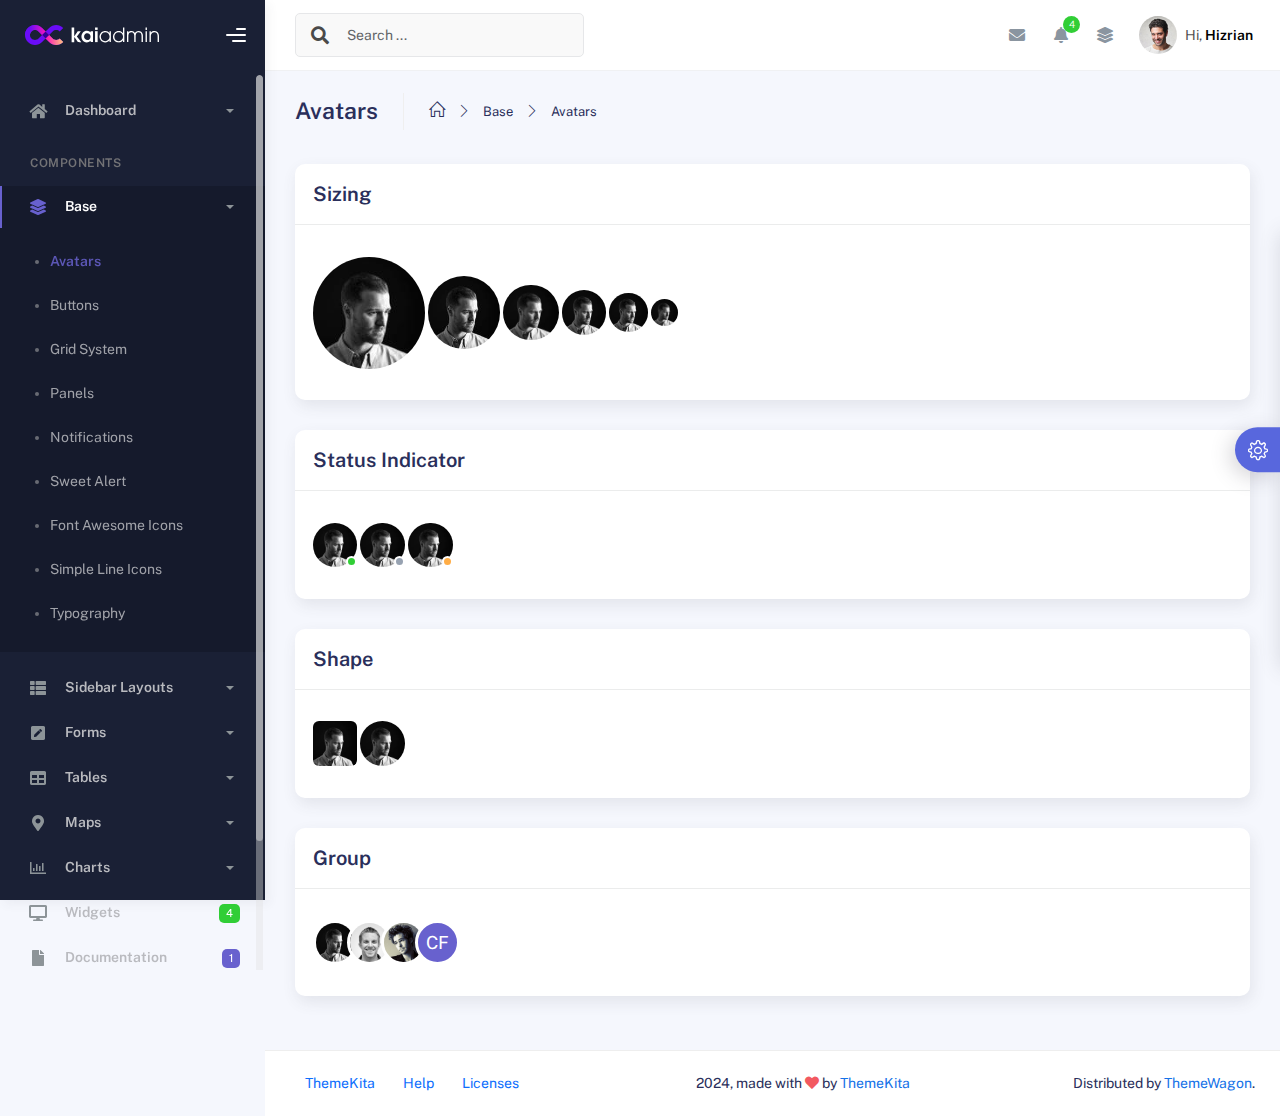
<file: admin/components/avatars.html>
<!DOCTYPE html>
<html lang="en">
<head>
	<meta http-equiv="X-UA-Compatible" content="IE=edge" />
	<title>Avatars - Kaiadmin Bootstrap 5 Admin Dashboard</title>
	<meta content='width=device-width, initial-scale=1.0, shrink-to-fit=no' name='viewport' />
	<link rel="icon" href="../assets/img/kaiadmin/favicon.ico" type="image/x-icon"/>

	<!-- Fonts and icons -->
	<script src="../assets/js/plugin/webfont/webfont.min.js"></script>
	<script>
		WebFont.load({
			google: {"families":["Public Sans:300,400,500,600,700"]},
			custom: {"families":["Font Awesome 5 Solid", "Font Awesome 5 Regular", "Font Awesome 5 Brands", "simple-line-icons"], urls: ['../assets/css/fonts.min.css']},
			active: function() {
				sessionStorage.fonts = true;
			}
		});
	</script>

	<!-- CSS Files -->
	<link rel="stylesheet" href="../assets/css/bootstrap.min.css">
	<link rel="stylesheet" href="../assets/css/plugins.min.css">
	<link rel="stylesheet" href="../assets/css/kaiadmin.min.css">

	<!-- CSS Just for demo purpose, don't include it in your project -->
	<link rel="stylesheet" href="../assets/css/demo.css">
</head>
<body>
	<div class="wrapper">
		<!-- Sidebar -->
		<div class="sidebar" data-background-color="dark">
			<div class="sidebar-logo">
				<!-- Logo Header -->
				<div class="logo-header" data-background-color="dark">

					<a href="../index.html" class="logo">
						<img src="../assets/img/kaiadmin/logo_light.svg" alt="navbar brand" class="navbar-brand" height="20">
					</a>
					<div class="nav-toggle">
						<button class="btn btn-toggle toggle-sidebar">
							<i class="gg-menu-right"></i>
						</button>
						<button class="btn btn-toggle sidenav-toggler">
							<i class="gg-menu-left"></i>
						</button>
					</div>
					<button class="topbar-toggler more">
						<i class="gg-more-vertical-alt"></i>
					</button>
				</div>
				<!-- End Logo Header -->	
			</div>	
			<div class="sidebar-wrapper scrollbar scrollbar-inner">
				<div class="sidebar-content">
					<ul class="nav nav-secondary">
						<li class="nav-item">
							<a data-bs-toggle="collapse" href="#dashboard" class="collapsed" aria-expanded="false">
								<i class="fas fa-home"></i>
								<p>Dashboard</p>
								<span class="caret"></span>
							</a>
							<div class="collapse" id="dashboard">
								<ul class="nav nav-collapse">
									<li>
										<a href="../../demo1/index.html">
											<span class="sub-item">Dashboard 1</span>
										</a>
									</li>
								</ul>
							</div>
						</li>
						<li class="nav-section">
							<span class="sidebar-mini-icon">
								<i class="fa fa-ellipsis-h"></i>
							</span>
							<h4 class="text-section">Components</h4>
						</li>
						<li class="nav-item active submenu">
							<a data-bs-toggle="collapse" href="#base">
								<i class="fas fa-layer-group"></i>
								<p>Base</p>
								<span class="caret"></span>
							</a>
							<div class="collapse show" id="base">
								<ul class="nav nav-collapse">
									<li class="active">
										<a href="../components/avatars.html">
											<span class="sub-item">Avatars</span>
										</a>
									</li>
									<li>
										<a href="../components/buttons.html">
											<span class="sub-item">Buttons</span>
										</a>
									</li>
									<li>
										<a href="../components/gridsystem.html">
											<span class="sub-item">Grid System</span>
										</a>
									</li>
									<li>
										<a href="../components/panels.html">
											<span class="sub-item">Panels</span>
										</a>
									</li>
									<li>
										<a href="../components/notifications.html">
											<span class="sub-item">Notifications</span>
										</a>
									</li>
									<li>
										<a href="../components/sweetalert.html">
											<span class="sub-item">Sweet Alert</span>
										</a>
									</li>
									<li>
										<a href="../components/font-awesome-icons.html">
											<span class="sub-item">Font Awesome Icons</span>
										</a>
									</li>
									<li>
										<a href="../components/simple-line-icons.html">
											<span class="sub-item">Simple Line Icons</span>
										</a>
									</li>
									<li>
										<a href="../components/typography.html">
											<span class="sub-item">Typography</span>
										</a>
									</li>
								</ul>
							</div>
						</li>
						<li class="nav-item">
							<a data-bs-toggle="collapse" href="#sidebarLayouts">
								<i class="fas fa-th-list"></i>
								<p>Sidebar Layouts</p>
								<span class="caret"></span>
							</a>
							<div class="collapse" id="sidebarLayouts">
								<ul class="nav nav-collapse">
									<li>
										<a href="../sidebar-style-2.html">
											<span class="sub-item">Sidebar Style 2</span>
										</a>
									</li>
									<li>
										<a href="../icon-menu.html">
											<span class="sub-item">Icon Menu</span>
										</a>
									</li>
								</ul>
							</div>
						</li>
						<li class="nav-item">
							<a data-bs-toggle="collapse" href="#forms">
								<i class="fas fa-pen-square"></i>
								<p>Forms</p>
								<span class="caret"></span>
							</a>
							<div class="collapse" id="forms">
								<ul class="nav nav-collapse">
									<li>
										<a href="../forms/forms.html">
											<span class="sub-item">Basic Form</span>
										</a>
									</li>
								</ul>
							</div>
						</li>
						<li class="nav-item">
							<a data-bs-toggle="collapse" href="#tables">
								<i class="fas fa-table"></i>
								<p>Tables</p>
								<span class="caret"></span>
							</a>
							<div class="collapse" id="tables">
								<ul class="nav nav-collapse">
									<li>
										<a href="../tables/tables.html">
											<span class="sub-item">Basic Table</span>
										</a>
									</li>
									<li>
										<a href="../tables/datatables.html">
											<span class="sub-item">Datatables</span>
										</a>
									</li>
								</ul>
							</div>
						</li>
						<li class="nav-item">
							<a data-bs-toggle="collapse" href="#maps">
								<i class="fas fa-map-marker-alt"></i>
								<p>Maps</p>
								<span class="caret"></span>
							</a>
							<div class="collapse" id="maps">
								<ul class="nav nav-collapse">
									<li>
										<a href="../maps/googlemaps.html">
											<span class="sub-item">Google Maps</span>
										</a>
									</li>
									<li>
										<a href="../maps/jsvectormap.html">
											<span class="sub-item">Jsvectormap</span>
										</a>
									</li>
								</ul>
							</div>
						</li>
						<li class="nav-item">
							<a data-bs-toggle="collapse" href="#charts">
								<i class="far fa-chart-bar"></i>
								<p>Charts</p>
								<span class="caret"></span>
							</a>
							<div class="collapse" id="charts">
								<ul class="nav nav-collapse">
									<li>
										<a href="../charts/charts.html">
											<span class="sub-item">Chart Js</span>
										</a>
									</li>
									<li>
										<a href="../charts/sparkline.html">
											<span class="sub-item">Sparkline</span>
										</a>
									</li>
								</ul>
							</div>
						</li>
						<li class="nav-item">
							<a href="../widgets.html">
								<i class="fas fa-desktop"></i>
								<p>Widgets</p>
								<span class="badge badge-success">4</span>
							</a>
						</li>
						<li class="nav-item">
							<a href="../../../documentation/index.html">
							  <i class="fas fa-file"></i>
							  <p>Documentation</p>
							  <span class="badge badge-secondary">1</span>
							</a>
						</li>
						<li class="nav-item">
							<a data-bs-toggle="collapse" href="#submenu">
								<i class="fas fa-bars"></i>
								<p>Menu Levels</p>
								<span class="caret"></span>
							</a>
							<div class="collapse" id="submenu">
								<ul class="nav nav-collapse">
									<li>
										<a data-bs-toggle="collapse" href="#subnav1">
											<span class="sub-item">Level 1</span>
											<span class="caret"></span>
										</a>
										<div class="collapse" id="subnav1">
											<ul class="nav nav-collapse subnav">
												<li>
													<a href="#">
														<span class="sub-item">Level 2</span>
													</a>
												</li>
												<li>
													<a href="#">
														<span class="sub-item">Level 2</span>
													</a>
												</li>
											</ul>
										</div>
									</li>
									<li>
										<a data-bs-toggle="collapse" href="#subnav2">
											<span class="sub-item">Level 1</span>
											<span class="caret"></span>
										</a>
										<div class="collapse" id="subnav2">
											<ul class="nav nav-collapse subnav">
												<li>
													<a href="#">
														<span class="sub-item">Level 2</span>
													</a>
												</li>
											</ul>
										</div>
									</li>
									<li>
										<a href="#">
											<span class="sub-item">Level 1</span>
										</a>
									</li>
								</ul>
							</div>
						</li>
					</ul>
				</div>
			</div>
		</div>
		<!-- End Sidebar -->

		<div class="main-panel">
			<div class="main-header">
				<div class="main-header-logo">
					<!-- Logo Header -->
					<div class="logo-header" data-background-color="dark">

						<a href="../index.html" class="logo">
							<img src="../assets/img/kaiadmin/logo_light.svg" alt="navbar brand" class="navbar-brand" height="20">
						</a>
						<div class="nav-toggle">
							<button class="btn btn-toggle toggle-sidebar">
								<i class="gg-menu-right"></i>
							</button>
							<button class="btn btn-toggle sidenav-toggler">
								<i class="gg-menu-left"></i>
							</button>
						</div>
						<button class="topbar-toggler more">
							<i class="gg-more-vertical-alt"></i>
						</button>

					</div>
					<!-- End Logo Header -->
				</div>
				<!-- Navbar Header -->
				<nav class="navbar navbar-header navbar-header-transparent navbar-expand-lg border-bottom">

					<div class="container-fluid">
						<nav class="navbar navbar-header-left navbar-expand-lg navbar-form nav-search p-0 d-none d-lg-flex">
							<div class="input-group">
								<div class="input-group-prepend">
									<button type="submit" class="btn btn-search pe-1">
										<i class="fa fa-search search-icon"></i>
									</button>
								</div>
								<input type="text" placeholder="Search ..." class="form-control">
							</div>
						</nav>

						<ul class="navbar-nav topbar-nav ms-md-auto align-items-center">
							<li class="nav-item topbar-icon dropdown hidden-caret d-flex d-lg-none">
								<a class="nav-link dropdown-toggle" data-bs-toggle="dropdown" href="#" role="button" aria-expanded="false" aria-haspopup="true">
									<i class="fa fa-search"></i>
								</a>
								<ul class="dropdown-menu dropdown-search animated fadeIn">
									<form class="navbar-left navbar-form nav-search">
										<div class="input-group">
											<input type="text" placeholder="Search ..." class="form-control">
										</div>
									</form>
								</ul>
							</li>
							<li class="nav-item topbar-icon dropdown hidden-caret">
								<a class="nav-link dropdown-toggle" href="#" id="messageDropdown" role="button" data-bs-toggle="dropdown" aria-haspopup="true" aria-expanded="false">
									<i class="fa fa-envelope"></i>
								</a>
								<ul class="dropdown-menu messages-notif-box animated fadeIn" aria-labelledby="messageDropdown">
									<li>
										<div class="dropdown-title d-flex justify-content-between align-items-center">
											Messages 									
											<a href="#" class="small">Mark all as read</a>
										</div>
									</li>
									<li>
										<div class="message-notif-scroll scrollbar-outer">
											<div class="notif-center">
												<a href="#">
													<div class="notif-img"> 
														<img src="../assets/img/jm_denis.jpg" alt="Img Profile">
													</div>
													<div class="notif-content">
														<span class="subject">Jimmy Denis</span>
														<span class="block">
															How are you ?
														</span>
														<span class="time">5 minutes ago</span> 
													</div>
												</a>
												<a href="#">
													<div class="notif-img"> 
														<img src="../assets/img/chadengle.jpg" alt="Img Profile">
													</div>
													<div class="notif-content">
														<span class="subject">Chad</span>
														<span class="block">
															Ok, Thanks !
														</span>
														<span class="time">12 minutes ago</span> 
													</div>
												</a>
												<a href="#">
													<div class="notif-img"> 
														<img src="../assets/img/mlane.jpg" alt="Img Profile">
													</div>
													<div class="notif-content">
														<span class="subject">Jhon Doe</span>
														<span class="block">
															Ready for the meeting today...
														</span>
														<span class="time">12 minutes ago</span> 
													</div>
												</a>
												<a href="#">
													<div class="notif-img"> 
														<img src="../assets/img/talha.jpg" alt="Img Profile">
													</div>
													<div class="notif-content">
														<span class="subject">Talha</span>
														<span class="block">
															Hi, Apa Kabar ?
														</span>
														<span class="time">17 minutes ago</span> 
													</div>
												</a>
											</div>
										</div>
									</li>
									<li>
										<a class="see-all" href="javascript:void(0);">See all messages<i class="fa fa-angle-right"></i> </a>
									</li>
								</ul>
							</li>
							<li class="nav-item topbar-icon dropdown hidden-caret">
								<a class="nav-link dropdown-toggle" href="#" id="notifDropdown" role="button" data-bs-toggle="dropdown" aria-haspopup="true" aria-expanded="false">
									<i class="fa fa-bell"></i>
									<span class="notification">4</span>
								</a>
								<ul class="dropdown-menu notif-box animated fadeIn" aria-labelledby="notifDropdown">
									<li>
										<div class="dropdown-title">You have 4 new notification</div>
									</li>
									<li>
										<div class="notif-scroll scrollbar-outer">
											<div class="notif-center">
												<a href="#">
													<div class="notif-icon notif-primary"> <i class="fa fa-user-plus"></i> </div>
													<div class="notif-content">
														<span class="block">
															New user registered
														</span>
														<span class="time">5 minutes ago</span> 
													</div>
												</a>
												<a href="#">
													<div class="notif-icon notif-success"> <i class="fa fa-comment"></i> </div>
													<div class="notif-content">
														<span class="block">
															Rahmad commented on Admin
														</span>
														<span class="time">12 minutes ago</span> 
													</div>
												</a>
												<a href="#">
													<div class="notif-img"> 
														<img src="../assets/img/profile2.jpg" alt="Img Profile">
													</div>
													<div class="notif-content">
														<span class="block">
															Reza send messages to you
														</span>
														<span class="time">12 minutes ago</span> 
													</div>
												</a>
												<a href="#">
													<div class="notif-icon notif-danger"> <i class="fa fa-heart"></i> </div>
													<div class="notif-content">
														<span class="block">
															Farrah liked Admin
														</span>
														<span class="time">17 minutes ago</span> 
													</div>
												</a>
											</div>
										</div>
									</li>
									<li>
										<a class="see-all" href="javascript:void(0);">See all notifications<i class="fa fa-angle-right"></i> </a>
									</li>
								</ul>
							</li>
							<li class="nav-item topbar-icon dropdown hidden-caret">
								<a class="nav-link" data-bs-toggle="dropdown" href="#" aria-expanded="false">
									<i class="fas fa-layer-group"></i>
								</a>
								<div class="dropdown-menu quick-actions animated fadeIn">
									<div class="quick-actions-header">
										<span class="title mb-1">Quick Actions</span>
										<span class="subtitle op-7">Shortcuts</span>
									</div>
									<div class="quick-actions-scroll scrollbar-outer">
										<div class="quick-actions-items">
											<div class="row m-0">
												<a class="col-6 col-md-4 p-0" href="#">
													<div class="quick-actions-item">
														<div class="avatar-item bg-danger rounded-circle">
															<i class="far fa-calendar-alt"></i>
														</div>
														<span class="text">Calendar</span>
													</div>
												</a>
												<a class="col-6 col-md-4 p-0" href="#">
													<div class="quick-actions-item">
														<div class="avatar-item bg-warning rounded-circle">
															<i class="fas fa-map"></i>
														</div>
														<span class="text">Maps</span>
													</div>
												</a>
												<a class="col-6 col-md-4 p-0" href="#">
													<div class="quick-actions-item">
														<div class="avatar-item bg-info rounded-circle">
															<i class="fas fa-file-excel"></i>
														</div>
														<span class="text">Reports</span>
													</div>
												</a>
												<a class="col-6 col-md-4 p-0" href="#">
													<div class="quick-actions-item">
														<div class="avatar-item bg-success rounded-circle">
															<i class="fas fa-envelope"></i>
														</div>
														<span class="text">Emails</span>
													</div>
												</a>
												<a class="col-6 col-md-4 p-0" href="#">
													<div class="quick-actions-item">
														<div class="avatar-item bg-primary rounded-circle">
															<i class="fas fa-file-invoice-dollar"></i>
														</div>
														<span class="text">Invoice</span>
													</div>
												</a>
												<a class="col-6 col-md-4 p-0" href="#">
													<div class="quick-actions-item">
														<div class="avatar-item bg-secondary rounded-circle">
															<i class="fas fa-credit-card"></i>
														</div>
														<span class="text">Payments</span>
													</div>
												</a>
											</div>
										</div>
									</div>
								</div>
							</li>
							
							<li class="nav-item topbar-user dropdown hidden-caret">
								<a class="dropdown-toggle profile-pic" data-bs-toggle="dropdown" href="#" aria-expanded="false">
									<div class="avatar-sm">
										<img src="../assets/img/profile.jpg" alt="..." class="avatar-img rounded-circle">
									</div>
									<span class="profile-username">
										<span class="op-7">Hi,</span> <span class="fw-bold">Hizrian</span>
									</span>
								</a>
								<ul class="dropdown-menu dropdown-user animated fadeIn">
									<div class="dropdown-user-scroll scrollbar-outer">
										<li>
											<div class="user-box">
												<div class="avatar-lg"><img src="../assets/img/profile.jpg" alt="image profile" class="avatar-img rounded"></div>
												<div class="u-text">
													<h4>Hizrian</h4>
													<p class="text-muted">hello@example.com</p><a href="profile.html" class="btn btn-xs btn-secondary btn-sm">View Profile</a>
												</div>
											</div>
										</li>
										<li>
											<div class="dropdown-divider"></div>
											<a class="dropdown-item" href="#">My Profile</a>
											<a class="dropdown-item" href="#">My Balance</a>
											<a class="dropdown-item" href="#">Inbox</a>
											<div class="dropdown-divider"></div>
											<a class="dropdown-item" href="#">Account Setting</a>
											<div class="dropdown-divider"></div>
											<a class="dropdown-item" href="#">Logout</a>
										</li>
									</div>
								</ul>
							</li>
						</ul>
					</div>
				</nav>
				<!-- End Navbar -->
			</div>
			
			<div class="container">
				<div class="page-inner">
					<div class="page-header">
						<h3 class="fw-bold mb-3">Avatars</h3>
						<ul class="breadcrumbs mb-3">
							<li class="nav-home">
								<a href="#">
									<i class="icon-home"></i>
								</a>
							</li>
							<li class="separator">
								<i class="icon-arrow-right"></i>
							</li>
							<li class="nav-item">
								<a href="#">Base</a>
							</li>
							<li class="separator">
								<i class="icon-arrow-right"></i>
							</li>
							<li class="nav-item">
								<a href="#">Avatars</a>
							</li>
						</ul>
					</div>
					<div class="row">
						<div class="col-md-12">
							<div class="card">
								<div class="card-header">
									<h4 class="card-title">Sizing</h4>

								</div>
								<div class="card-body">
									<p class="demo">
										<div class="avatar avatar-xxl">
											<img src="../assets/img/jm_denis.jpg" alt="..." class="avatar-img rounded-circle">
										</div>

										<div class="avatar avatar-xl">
											<img src="../assets/img/jm_denis.jpg" alt="..." class="avatar-img rounded-circle">
										</div>

										<div class="avatar avatar-lg">
											<img src="../assets/img/jm_denis.jpg" alt="..." class="avatar-img rounded-circle">
										</div>

										<div class="avatar">
											<img src="../assets/img/jm_denis.jpg" alt="..." class="avatar-img rounded-circle">
										</div>

										<div class="avatar avatar-sm">
											<img src="../assets/img/jm_denis.jpg" alt="..." class="avatar-img rounded-circle">
										</div>

										<div class="avatar avatar-xs">
											<img src="../assets/img/jm_denis.jpg" alt="..." class="avatar-img rounded-circle">
										</div>
									</p>
								</div>
							</div>
						</div>
						<div class="col-md-12">
							<div class="card">
								<div class="card-header">
									<h4 class="card-title">Status Indicator</h4>

								</div>
								<div class="card-body">
									<p class="demo">
										<div class="avatar avatar-online">
											<img src="../assets/img/jm_denis.jpg" alt="..." class="avatar-img rounded-circle">
										</div>

										<div class="avatar avatar-offline">
											<img src="../assets/img/jm_denis.jpg" alt="..." class="avatar-img rounded-circle">
										</div>

										<div class="avatar avatar-away">
											<img src="../assets/img/jm_denis.jpg" alt="..." class="avatar-img rounded-circle">
										</div>
									</p>
								</div>
							</div>
						</div>
						<div class="col-md-12">
							<div class="card">
								<div class="card-header">
									<h4 class="card-title">Shape</h4>

								</div>
								<div class="card-body">
									<p class="demo">
										<div class="avatar">
											<img src="../assets/img/jm_denis.jpg" alt="..." class="avatar-img rounded">
										</div>

										<div class="avatar">
											<img src="../assets/img/jm_denis.jpg" alt="..." class="avatar-img rounded-circle">
										</div>
									</p>
								</div>
							</div>
						</div>
						<div class="col-md-12">
							<div class="card">
								<div class="card-header">
									<h4 class="card-title">Group</h4>

								</div>
								<div class="card-body">
									<p class="demo">
										<div class="avatar-group">
											<div class="avatar">
												<img src="../assets/img/jm_denis.jpg" alt="..." class="avatar-img rounded-circle border border-white">
											</div>
											<div class="avatar">
												<img src="../assets/img/chadengle.jpg" alt="..." class="avatar-img rounded-circle border border-white">
											</div>
											<div class="avatar">
												<img src="../assets/img/mlane.jpg" alt="..." class="avatar-img rounded-circle border border-white">
											</div>
											<div class="avatar">
												<span class="avatar-title rounded-circle border border-white">CF</span>
											</div>
										</div>
									</p>
								</div>
							</div>
						</div>
					</div>
				</div>
			</div>
			
			<footer class="footer">
				<div class="container-fluid d-flex justify-content-between">
					<nav class="pull-left">
						<ul class="nav">
							<li class="nav-item">
								<a class="nav-link" href="http://www.themekita.com">
									ThemeKita
								</a>
							</li>
							<li class="nav-item">
								<a class="nav-link" href="#"> Help </a>
							</li>
							<li class="nav-item">
								<a class="nav-link" href="#"> Licenses </a>
							</li>
						</ul>
					</nav>
					<div class="copyright">
						2024, made with <i class="fa fa-heart heart text-danger"></i> by
						<a href="http://www.themekita.com">ThemeKita</a>
					</div>
					<div>
						Distributed by
						<a target="_blank" href="https://themewagon.com/">ThemeWagon</a>.
					</div>
				</div>
			</footer>
		</div>
		
		<!-- Custom template | don't include it in your project! -->
		<div class="custom-template">
			<div class="title">Settings</div>
			<div class="custom-content">
				<div class="switcher">
					<div class="switch-block">
						<h4>Logo Header</h4>
						<div class="btnSwitch">
							<button type="button" class=" selected changeLogoHeaderColor" data-color="dark"></button>
							<button type="button" class="selected changeLogoHeaderColor" data-color="blue"></button>
							<button type="button" class="changeLogoHeaderColor" data-color="purple"></button>
							<button type="button" class="changeLogoHeaderColor" data-color="light-blue"></button>
							<button type="button" class="changeLogoHeaderColor" data-color="green"></button>
							<button type="button" class="changeLogoHeaderColor" data-color="orange"></button>
							<button type="button" class="changeLogoHeaderColor" data-color="red"></button>
							<button type="button" class="changeLogoHeaderColor" data-color="white"></button>
							<br/>
							<button type="button" class="changeLogoHeaderColor" data-color="dark2"></button>
							<button type="button" class="changeLogoHeaderColor" data-color="blue2"></button>
							<button type="button" class="changeLogoHeaderColor" data-color="purple2"></button>
							<button type="button" class="changeLogoHeaderColor" data-color="light-blue2"></button>
							<button type="button" class="changeLogoHeaderColor" data-color="green2"></button>
							<button type="button" class="changeLogoHeaderColor" data-color="orange2"></button>
							<button type="button" class="changeLogoHeaderColor" data-color="red2"></button>
						</div>
					</div>
					<div class="switch-block">
						<h4>Navbar Header</h4>
						<div class="btnSwitch">
							<button type="button" class="changeTopBarColor" data-color="dark"></button>
							<button type="button" class="changeTopBarColor" data-color="blue"></button>
							<button type="button" class="changeTopBarColor" data-color="purple"></button>
							<button type="button" class="changeTopBarColor" data-color="light-blue"></button>
							<button type="button" class="changeTopBarColor" data-color="green"></button>
							<button type="button" class="changeTopBarColor" data-color="orange"></button>
							<button type="button" class="changeTopBarColor" data-color="red"></button>
							<button type="button" class="changeTopBarColor" data-color="white"></button>
							<br/>
							<button type="button" class="changeTopBarColor" data-color="dark2"></button>
							<button type="button" class="selected changeTopBarColor" data-color="blue2"></button>
							<button type="button" class="changeTopBarColor" data-color="purple2"></button>
							<button type="button" class="changeTopBarColor" data-color="light-blue2"></button>
							<button type="button" class="changeTopBarColor" data-color="green2"></button>
							<button type="button" class="changeTopBarColor" data-color="orange2"></button>
							<button type="button" class="changeTopBarColor" data-color="red2"></button>
						</div>
					</div>
					<div class="switch-block">
						<h4>Sidebar</h4>
						<div class="btnSwitch">
							<button type="button" class="selected changeSideBarColor" data-color="white"></button>
							<button type="button" class="changeSideBarColor" data-color="dark"></button>
							<button type="button" class="changeSideBarColor" data-color="dark2"></button>
						</div>
					</div>
				</div>
			</div>
			<div class="custom-toggle">
				<i class="icon-settings"></i>
			</div>
		</div>
		<!-- End Custom template -->
	</div>
	<!--   Core JS Files   -->
	<script src="../assets/js/core/jquery-3.7.1.min.js"></script>
	<script src="../assets/js/core/popper.min.js"></script>
	<script src="../assets/js/core/bootstrap.min.js"></script>
	
	<!-- jQuery Scrollbar -->
	<script src="../assets/js/plugin/jquery-scrollbar/jquery.scrollbar.min.js"></script>
	<!-- Moment JS -->
	<script src="../assets/js/plugin/moment/moment.min.js"></script>

	<!-- Chart JS -->
	<script src="../assets/js/plugin/chart.js/chart.min.js"></script>

	<!-- jQuery Sparkline -->
	<script src="../assets/js/plugin/jquery.sparkline/jquery.sparkline.min.js"></script>

	<!-- Chart Circle -->
	<script src="../assets/js/plugin/chart-circle/circles.min.js"></script>

	<!-- Datatables -->
	<script src="../assets/js/plugin/datatables/datatables.min.js"></script>

	<!-- Bootstrap Notify -->
	<script src="../assets/js/plugin/bootstrap-notify/bootstrap-notify.min.js"></script>

	<!-- jQuery Vector Maps -->
	<script src="../assets/js/plugin/jsvectormap/jsvectormap.min.js"></script>
	<script src="../assets/js/plugin/jsvectormap/world.js"></script>

	<!-- Sweet Alert -->
	<script src="../assets/js/plugin/sweetalert/sweetalert.min.js"></script>

	<!-- Kaiadmin JS -->
	<script src="../assets/js/kaiadmin.min.js"></script>

	<!-- Kaiadmin DEMO methods, don't include it in your project! -->
	<script src="../assets/js/setting-demo2.js"></script>
</body>
</html>
</file>
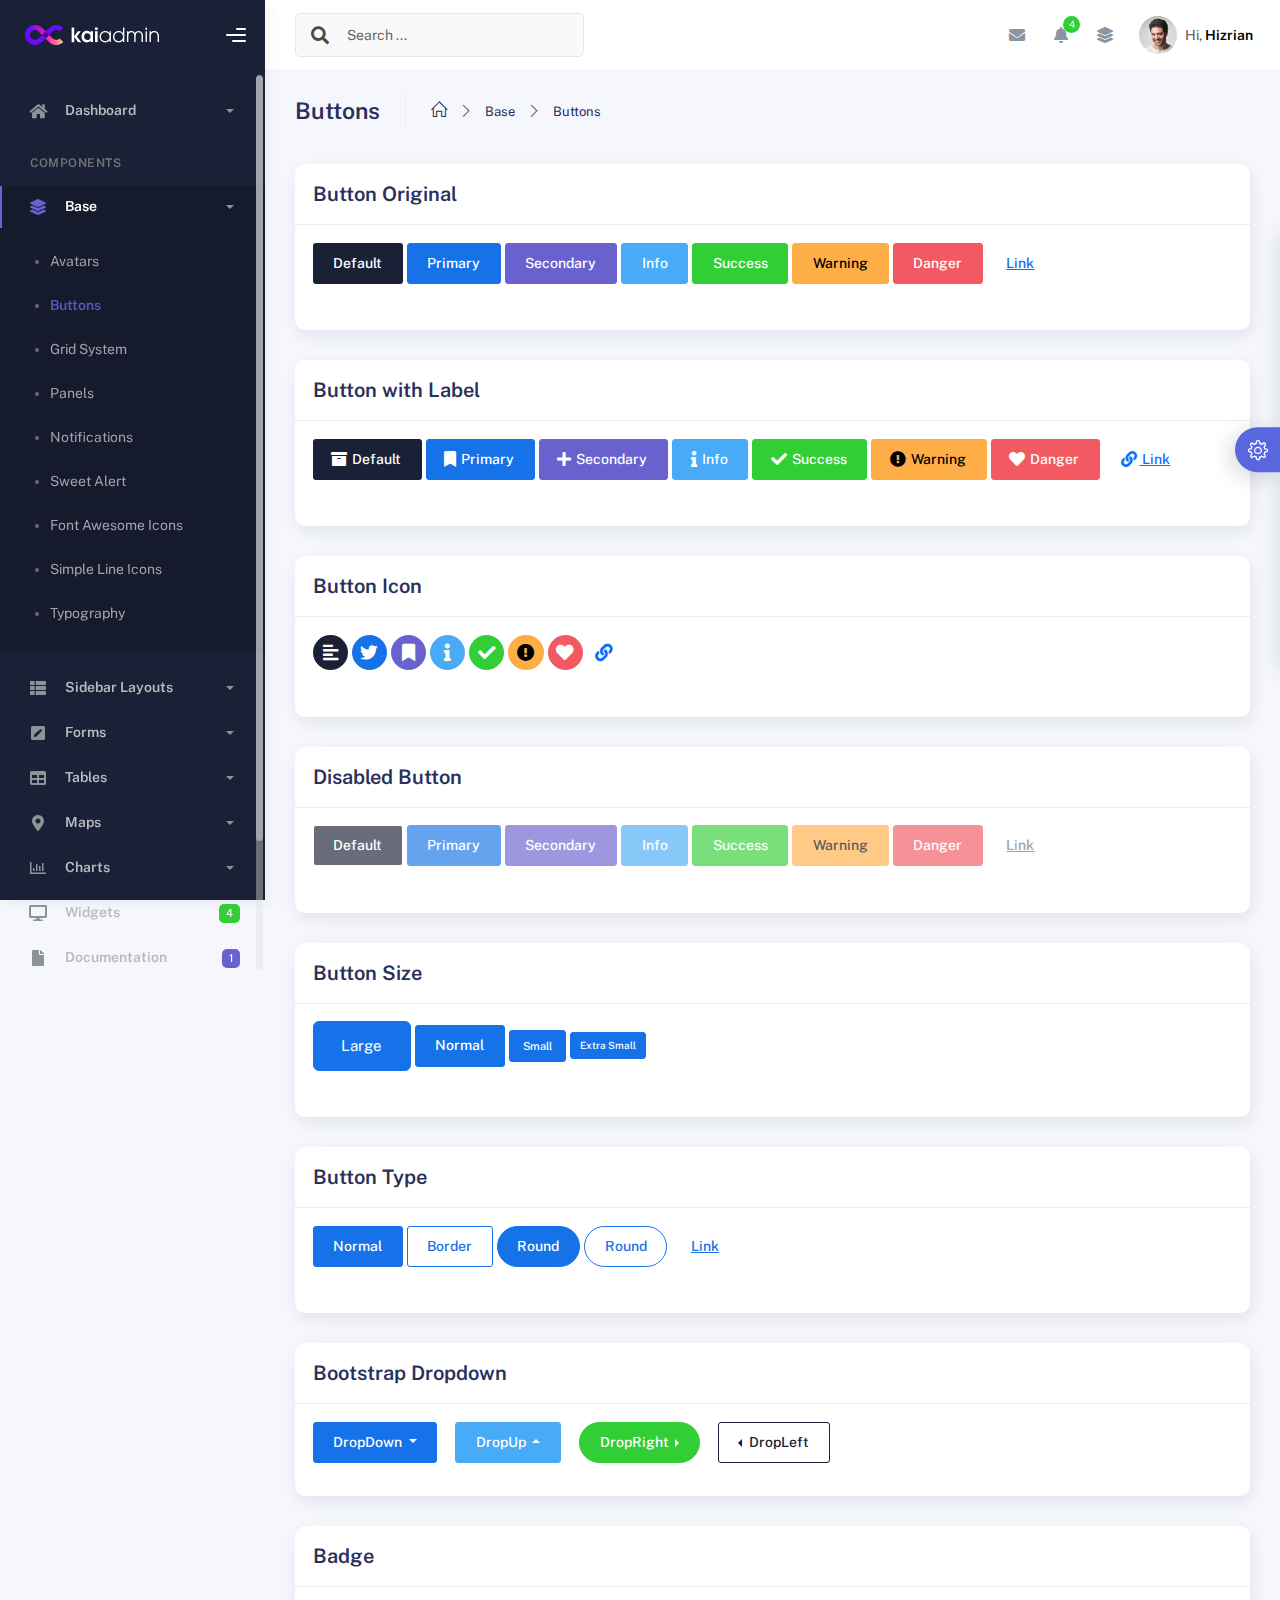
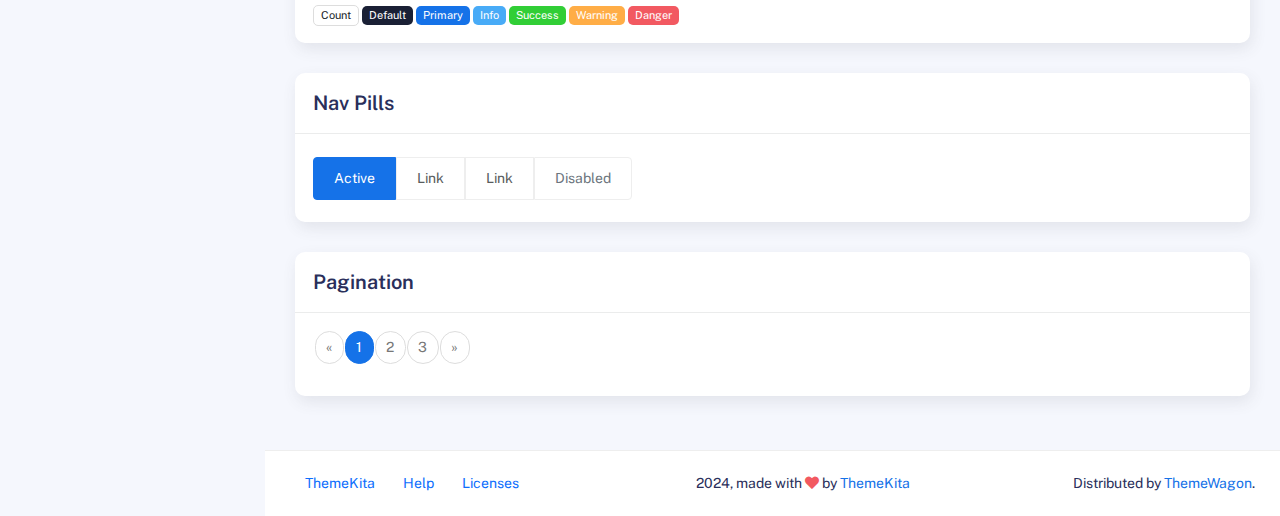
<file: admin/components/buttons.html>
<!DOCTYPE html>
<html lang="en">
  <head>
    <meta http-equiv="X-UA-Compatible" content="IE=edge" />
    <title>Buttons - Kaiadmin Bootstrap 5 Admin Dashboard</title>
    <meta
      content="width=device-width, initial-scale=1.0, shrink-to-fit=no"
      name="viewport"
    />
    <link
      rel="icon"
      href="../assets/img/kaiadmin/favicon.ico"
      type="image/x-icon"
    />

    <!-- Fonts and icons -->
    <script src="../assets/js/plugin/webfont/webfont.min.js"></script>
    <script>
      WebFont.load({
        google: { families: ["Public Sans:300,400,500,600,700"] },
        custom: {
          families: [
            "Font Awesome 5 Solid",
            "Font Awesome 5 Regular",
            "Font Awesome 5 Brands",
            "simple-line-icons",
          ],
          urls: ["../assets/css/fonts.min.css"],
        },
        active: function () {
          sessionStorage.fonts = true;
        },
      });
    </script>

    <!-- CSS Files -->
    <link rel="stylesheet" href="../assets/css/bootstrap.min.css" />
    <link rel="stylesheet" href="../assets/css/plugins.min.css" />
    <link rel="stylesheet" href="../assets/css/kaiadmin.min.css" />

    <!-- CSS Just for demo purpose, don't include it in your project -->
    <link rel="stylesheet" href="../assets/css/demo.css" />
  </head>
  <body>
    <div class="wrapper">
      <!-- Sidebar -->
      <div class="sidebar" data-background-color="dark">
        <div class="sidebar-logo">
          <!-- Logo Header -->
          <div class="logo-header" data-background-color="dark">
            <a href="../index.html" class="logo">
              <img
                src="../assets/img/kaiadmin/logo_light.svg"
                alt="navbar brand"
                class="navbar-brand"
                height="20"
              />
            </a>
            <div class="nav-toggle">
              <button class="btn btn-toggle toggle-sidebar">
                <i class="gg-menu-right"></i>
              </button>
              <button class="btn btn-toggle sidenav-toggler">
                <i class="gg-menu-left"></i>
              </button>
            </div>
            <button class="topbar-toggler more">
              <i class="gg-more-vertical-alt"></i>
            </button>
          </div>
          <!-- End Logo Header -->
        </div>
        <div class="sidebar-wrapper scrollbar scrollbar-inner">
          <div class="sidebar-content">
            <ul class="nav nav-secondary">
              <li class="nav-item">
                <a
                  data-bs-toggle="collapse"
                  href="#dashboard"
                  class="collapsed"
                  aria-expanded="false"
                >
                  <i class="fas fa-home"></i>
                  <p>Dashboard</p>
                  <span class="caret"></span>
                </a>
                <div class="collapse" id="dashboard">
                  <ul class="nav nav-collapse">
                    <li>
                      <a href="../../demo1/index.html">
                        <span class="sub-item">Dashboard 1</span>
                      </a>
                    </li>
                  </ul>
                </div>
              </li>
              <li class="nav-section">
                <span class="sidebar-mini-icon">
                  <i class="fa fa-ellipsis-h"></i>
                </span>
                <h4 class="text-section">Components</h4>
              </li>
              <li class="nav-item active submenu">
                <a data-bs-toggle="collapse" href="#base">
                  <i class="fas fa-layer-group"></i>
                  <p>Base</p>
                  <span class="caret"></span>
                </a>
                <div class="collapse show" id="base">
                  <ul class="nav nav-collapse">
                    <li>
                      <a href="../components/avatars.html">
                        <span class="sub-item">Avatars</span>
                      </a>
                    </li>
                    <li class="active">
                      <a href="../components/buttons.html">
                        <span class="sub-item">Buttons</span>
                      </a>
                    </li>
                    <li>
                      <a href="../components/gridsystem.html">
                        <span class="sub-item">Grid System</span>
                      </a>
                    </li>
                    <li>
                      <a href="../components/panels.html">
                        <span class="sub-item">Panels</span>
                      </a>
                    </li>
                    <li>
                      <a href="../components/notifications.html">
                        <span class="sub-item">Notifications</span>
                      </a>
                    </li>
                    <li>
                      <a href="../components/sweetalert.html">
                        <span class="sub-item">Sweet Alert</span>
                      </a>
                    </li>
                    <li>
                      <a href="../components/font-awesome-icons.html">
                        <span class="sub-item">Font Awesome Icons</span>
                      </a>
                    </li>
                    <li>
                      <a href="../components/simple-line-icons.html">
                        <span class="sub-item">Simple Line Icons</span>
                      </a>
                    </li>
                    <li>
                      <a href="../components/typography.html">
                        <span class="sub-item">Typography</span>
                      </a>
                    </li>
                  </ul>
                </div>
              </li>
              <li class="nav-item">
                <a data-bs-toggle="collapse" href="#sidebarLayouts">
                  <i class="fas fa-th-list"></i>
                  <p>Sidebar Layouts</p>
                  <span class="caret"></span>
                </a>
                <div class="collapse" id="sidebarLayouts">
                  <ul class="nav nav-collapse">
                    <li>
                      <a href="../sidebar-style-2.html">
                        <span class="sub-item">Sidebar Style 2</span>
                      </a>
                    </li>
                    <li>
                      <a href="../icon-menu.html">
                        <span class="sub-item">Icon Menu</span>
                      </a>
                    </li>
                  </ul>
                </div>
              </li>
              <li class="nav-item">
                <a data-bs-toggle="collapse" href="#forms">
                  <i class="fas fa-pen-square"></i>
                  <p>Forms</p>
                  <span class="caret"></span>
                </a>
                <div class="collapse" id="forms">
                  <ul class="nav nav-collapse">
                    <li>
                      <a href="../forms/forms.html">
                        <span class="sub-item">Basic Form</span>
                      </a>
                    </li>
                  </ul>
                </div>
              </li>
              <li class="nav-item">
                <a data-bs-toggle="collapse" href="#tables">
                  <i class="fas fa-table"></i>
                  <p>Tables</p>
                  <span class="caret"></span>
                </a>
                <div class="collapse" id="tables">
                  <ul class="nav nav-collapse">
                    <li>
                      <a href="../tables/tables.html">
                        <span class="sub-item">Basic Table</span>
                      </a>
                    </li>
                    <li>
                      <a href="../tables/datatables.html">
                        <span class="sub-item">Datatables</span>
                      </a>
                    </li>
                  </ul>
                </div>
              </li>
              <li class="nav-item">
                <a data-bs-toggle="collapse" href="#maps">
                  <i class="fas fa-map-marker-alt"></i>
                  <p>Maps</p>
                  <span class="caret"></span>
                </a>
                <div class="collapse" id="maps">
                  <ul class="nav nav-collapse">
                    <li>
                      <a href="../maps/googlemaps.html">
                        <span class="sub-item">Google Maps</span>
                      </a>
                    </li>
                    <li>
                      <a href="../maps/jsvectormap.html">
                        <span class="sub-item">Jsvectormap</span>
                      </a>
                    </li>
                  </ul>
                </div>
              </li>
              <li class="nav-item">
                <a data-bs-toggle="collapse" href="#charts">
                  <i class="far fa-chart-bar"></i>
                  <p>Charts</p>
                  <span class="caret"></span>
                </a>
                <div class="collapse" id="charts">
                  <ul class="nav nav-collapse">
                    <li>
                      <a href="../charts/charts.html">
                        <span class="sub-item">Chart Js</span>
                      </a>
                    </li>
                    <li>
                      <a href="../charts/sparkline.html">
                        <span class="sub-item">Sparkline</span>
                      </a>
                    </li>
                  </ul>
                </div>
              </li>
              <li class="nav-item">
                <a href="../widgets.html">
                  <i class="fas fa-desktop"></i>
                  <p>Widgets</p>
                  <span class="badge badge-success">4</span>
                </a>
              </li>
              <li class="nav-item">
                <a href="../../../documentation/index.html">
                  <i class="fas fa-file"></i>
                  <p>Documentation</p>
                  <span class="badge badge-secondary">1</span>
                </a>
              </li>
              <li class="nav-item">
                <a data-bs-toggle="collapse" href="#submenu">
                  <i class="fas fa-bars"></i>
                  <p>Menu Levels</p>
                  <span class="caret"></span>
                </a>
                <div class="collapse" id="submenu">
                  <ul class="nav nav-collapse">
                    <li>
                      <a data-bs-toggle="collapse" href="#subnav1">
                        <span class="sub-item">Level 1</span>
                        <span class="caret"></span>
                      </a>
                      <div class="collapse" id="subnav1">
                        <ul class="nav nav-collapse subnav">
                          <li>
                            <a href="#">
                              <span class="sub-item">Level 2</span>
                            </a>
                          </li>
                          <li>
                            <a href="#">
                              <span class="sub-item">Level 2</span>
                            </a>
                          </li>
                        </ul>
                      </div>
                    </li>
                    <li>
                      <a data-bs-toggle="collapse" href="#subnav2">
                        <span class="sub-item">Level 1</span>
                        <span class="caret"></span>
                      </a>
                      <div class="collapse" id="subnav2">
                        <ul class="nav nav-collapse subnav">
                          <li>
                            <a href="#">
                              <span class="sub-item">Level 2</span>
                            </a>
                          </li>
                        </ul>
                      </div>
                    </li>
                    <li>
                      <a href="#">
                        <span class="sub-item">Level 1</span>
                      </a>
                    </li>
                  </ul>
                </div>
              </li>
            </ul>
          </div>
        </div>
      </div>
      <!-- End Sidebar -->

      <div class="main-panel">
        <div class="main-header">
          <div class="main-header-logo">
            <!-- Logo Header -->
            <div class="logo-header" data-background-color="dark">
              <a href="../index.html" class="logo">
                <img
                  src="../assets/img/kaiadmin/logo_light.svg"
                  alt="navbar brand"
                  class="navbar-brand"
                  height="20"
                />
              </a>
              <div class="nav-toggle">
                <button class="btn btn-toggle toggle-sidebar">
                  <i class="gg-menu-right"></i>
                </button>
                <button class="btn btn-toggle sidenav-toggler">
                  <i class="gg-menu-left"></i>
                </button>
              </div>
              <button class="topbar-toggler more">
                <i class="gg-more-vertical-alt"></i>
              </button>
            </div>
            <!-- End Logo Header -->
          </div>
          <!-- Navbar Header -->
          <nav
            class="navbar navbar-header navbar-header-transparent navbar-expand-lg border-bottom"
          >
            <div class="container-fluid">
              <nav
                class="navbar navbar-header-left navbar-expand-lg navbar-form nav-search p-0 d-none d-lg-flex"
              >
                <div class="input-group">
                  <div class="input-group-prepend">
                    <button type="submit" class="btn btn-search pe-1">
                      <i class="fa fa-search search-icon"></i>
                    </button>
                  </div>
                  <input
                    type="text"
                    placeholder="Search ..."
                    class="form-control"
                  />
                </div>
              </nav>

              <ul class="navbar-nav topbar-nav ms-md-auto align-items-center">
                <li
                  class="nav-item topbar-icon dropdown hidden-caret d-flex d-lg-none"
                >
                  <a
                    class="nav-link dropdown-toggle"
                    data-bs-toggle="dropdown"
                    href="#"
                    role="button"
                    aria-expanded="false"
                    aria-haspopup="true"
                  >
                    <i class="fa fa-search"></i>
                  </a>
                  <ul class="dropdown-menu dropdown-search animated fadeIn">
                    <form class="navbar-left navbar-form nav-search">
                      <div class="input-group">
                        <input
                          type="text"
                          placeholder="Search ..."
                          class="form-control"
                        />
                      </div>
                    </form>
                  </ul>
                </li>
                <li class="nav-item topbar-icon dropdown hidden-caret">
                  <a
                    class="nav-link dropdown-toggle"
                    href="#"
                    id="messageDropdown"
                    role="button"
                    data-bs-toggle="dropdown"
                    aria-haspopup="true"
                    aria-expanded="false"
                  >
                    <i class="fa fa-envelope"></i>
                  </a>
                  <ul
                    class="dropdown-menu messages-notif-box animated fadeIn"
                    aria-labelledby="messageDropdown"
                  >
                    <li>
                      <div
                        class="dropdown-title d-flex justify-content-between align-items-center"
                      >
                        Messages
                        <a href="#" class="small">Mark all as read</a>
                      </div>
                    </li>
                    <li>
                      <div class="message-notif-scroll scrollbar-outer">
                        <div class="notif-center">
                          <a href="#">
                            <div class="notif-img">
                              <img
                                src="../assets/img/jm_denis.jpg"
                                alt="Img Profile"
                              />
                            </div>
                            <div class="notif-content">
                              <span class="subject">Jimmy Denis</span>
                              <span class="block"> How are you ? </span>
                              <span class="time">5 minutes ago</span>
                            </div>
                          </a>
                          <a href="#">
                            <div class="notif-img">
                              <img
                                src="../assets/img/chadengle.jpg"
                                alt="Img Profile"
                              />
                            </div>
                            <div class="notif-content">
                              <span class="subject">Chad</span>
                              <span class="block"> Ok, Thanks ! </span>
                              <span class="time">12 minutes ago</span>
                            </div>
                          </a>
                          <a href="#">
                            <div class="notif-img">
                              <img
                                src="../assets/img/mlane.jpg"
                                alt="Img Profile"
                              />
                            </div>
                            <div class="notif-content">
                              <span class="subject">Jhon Doe</span>
                              <span class="block">
                                Ready for the meeting today...
                              </span>
                              <span class="time">12 minutes ago</span>
                            </div>
                          </a>
                          <a href="#">
                            <div class="notif-img">
                              <img
                                src="../assets/img/talha.jpg"
                                alt="Img Profile"
                              />
                            </div>
                            <div class="notif-content">
                              <span class="subject">Talha</span>
                              <span class="block"> Hi, Apa Kabar ? </span>
                              <span class="time">17 minutes ago</span>
                            </div>
                          </a>
                        </div>
                      </div>
                    </li>
                    <li>
                      <a class="see-all" href="javascript:void(0);"
                        >See all messages<i class="fa fa-angle-right"></i>
                      </a>
                    </li>
                  </ul>
                </li>
                <li class="nav-item topbar-icon dropdown hidden-caret">
                  <a
                    class="nav-link dropdown-toggle"
                    href="#"
                    id="notifDropdown"
                    role="button"
                    data-bs-toggle="dropdown"
                    aria-haspopup="true"
                    aria-expanded="false"
                  >
                    <i class="fa fa-bell"></i>
                    <span class="notification">4</span>
                  </a>
                  <ul
                    class="dropdown-menu notif-box animated fadeIn"
                    aria-labelledby="notifDropdown"
                  >
                    <li>
                      <div class="dropdown-title">
                        You have 4 new notification
                      </div>
                    </li>
                    <li>
                      <div class="notif-scroll scrollbar-outer">
                        <div class="notif-center">
                          <a href="#">
                            <div class="notif-icon notif-primary">
                              <i class="fa fa-user-plus"></i>
                            </div>
                            <div class="notif-content">
                              <span class="block"> New user registered </span>
                              <span class="time">5 minutes ago</span>
                            </div>
                          </a>
                          <a href="#">
                            <div class="notif-icon notif-success">
                              <i class="fa fa-comment"></i>
                            </div>
                            <div class="notif-content">
                              <span class="block">
                                Rahmad commented on Admin
                              </span>
                              <span class="time">12 minutes ago</span>
                            </div>
                          </a>
                          <a href="#">
                            <div class="notif-img">
                              <img
                                src="../assets/img/profile2.jpg"
                                alt="Img Profile"
                              />
                            </div>
                            <div class="notif-content">
                              <span class="block">
                                Reza send messages to you
                              </span>
                              <span class="time">12 minutes ago</span>
                            </div>
                          </a>
                          <a href="#">
                            <div class="notif-icon notif-danger">
                              <i class="fa fa-heart"></i>
                            </div>
                            <div class="notif-content">
                              <span class="block"> Farrah liked Admin </span>
                              <span class="time">17 minutes ago</span>
                            </div>
                          </a>
                        </div>
                      </div>
                    </li>
                    <li>
                      <a class="see-all" href="javascript:void(0);"
                        >See all notifications<i class="fa fa-angle-right"></i>
                      </a>
                    </li>
                  </ul>
                </li>
                <li class="nav-item topbar-icon dropdown hidden-caret">
                  <a
                    class="nav-link"
                    data-bs-toggle="dropdown"
                    href="#"
                    aria-expanded="false"
                  >
                    <i class="fas fa-layer-group"></i>
                  </a>
                  <div class="dropdown-menu quick-actions animated fadeIn">
                    <div class="quick-actions-header">
                      <span class="title mb-1">Quick Actions</span>
                      <span class="subtitle op-7">Shortcuts</span>
                    </div>
                    <div class="quick-actions-scroll scrollbar-outer">
                      <div class="quick-actions-items">
                        <div class="row m-0">
                          <a class="col-6 col-md-4 p-0" href="#">
                            <div class="quick-actions-item">
                              <div class="avatar-item bg-danger rounded-circle">
                                <i class="far fa-calendar-alt"></i>
                              </div>
                              <span class="text">Calendar</span>
                            </div>
                          </a>
                          <a class="col-6 col-md-4 p-0" href="#">
                            <div class="quick-actions-item">
                              <div
                                class="avatar-item bg-warning rounded-circle"
                              >
                                <i class="fas fa-map"></i>
                              </div>
                              <span class="text">Maps</span>
                            </div>
                          </a>
                          <a class="col-6 col-md-4 p-0" href="#">
                            <div class="quick-actions-item">
                              <div class="avatar-item bg-info rounded-circle">
                                <i class="fas fa-file-excel"></i>
                              </div>
                              <span class="text">Reports</span>
                            </div>
                          </a>
                          <a class="col-6 col-md-4 p-0" href="#">
                            <div class="quick-actions-item">
                              <div
                                class="avatar-item bg-success rounded-circle"
                              >
                                <i class="fas fa-envelope"></i>
                              </div>
                              <span class="text">Emails</span>
                            </div>
                          </a>
                          <a class="col-6 col-md-4 p-0" href="#">
                            <div class="quick-actions-item">
                              <div
                                class="avatar-item bg-primary rounded-circle"
                              >
                                <i class="fas fa-file-invoice-dollar"></i>
                              </div>
                              <span class="text">Invoice</span>
                            </div>
                          </a>
                          <a class="col-6 col-md-4 p-0" href="#">
                            <div class="quick-actions-item">
                              <div
                                class="avatar-item bg-secondary rounded-circle"
                              >
                                <i class="fas fa-credit-card"></i>
                              </div>
                              <span class="text">Payments</span>
                            </div>
                          </a>
                        </div>
                      </div>
                    </div>
                  </div>
                </li>

                <li class="nav-item topbar-user dropdown hidden-caret">
                  <a
                    class="dropdown-toggle profile-pic"
                    data-bs-toggle="dropdown"
                    href="#"
                    aria-expanded="false"
                  >
                    <div class="avatar-sm">
                      <img
                        src="../assets/img/profile.jpg"
                        alt="..."
                        class="avatar-img rounded-circle"
                      />
                    </div>
                    <span class="profile-username">
                      <span class="op-7">Hi,</span>
                      <span class="fw-bold">Hizrian</span>
                    </span>
                  </a>
                  <ul class="dropdown-menu dropdown-user animated fadeIn">
                    <div class="dropdown-user-scroll scrollbar-outer">
                      <li>
                        <div class="user-box">
                          <div class="avatar-lg">
                            <img
                              src="../assets/img/profile.jpg"
                              alt="image profile"
                              class="avatar-img rounded"
                            />
                          </div>
                          <div class="u-text">
                            <h4>Hizrian</h4>
                            <p class="text-muted">hello@example.com</p>
                            <a
                              href="profile.html"
                              class="btn btn-xs btn-secondary btn-sm"
                              >View Profile</a
                            >
                          </div>
                        </div>
                      </li>
                      <li>
                        <div class="dropdown-divider"></div>
                        <a class="dropdown-item" href="#">My Profile</a>
                        <a class="dropdown-item" href="#">My Balance</a>
                        <a class="dropdown-item" href="#">Inbox</a>
                        <div class="dropdown-divider"></div>
                        <a class="dropdown-item" href="#">Account Setting</a>
                        <div class="dropdown-divider"></div>
                        <a class="dropdown-item" href="#">Logout</a>
                      </li>
                    </div>
                  </ul>
                </li>
              </ul>
            </div>
          </nav>
          <!-- End Navbar -->
        </div>

        <div class="container">
          <div class="page-inner">
            <div class="page-header">
              <h3 class="fw-bold mb-3">Buttons</h3>
              <ul class="breadcrumbs mb-3">
                <li class="nav-home">
                  <a href="#">
                    <i class="icon-home"></i>
                  </a>
                </li>
                <li class="separator">
                  <i class="icon-arrow-right"></i>
                </li>
                <li class="nav-item">
                  <a href="#">Base</a>
                </li>
                <li class="separator">
                  <i class="icon-arrow-right"></i>
                </li>
                <li class="nav-item">
                  <a href="#">Buttons</a>
                </li>
              </ul>
            </div>
            <div class="row">
              <div class="col-md-12">
                <div class="card">
                  <div class="card-header">
                    <h4 class="card-title">Button Original</h4>
                  </div>
                  <div class="card-body">
                    <p class="demo">
                      <button class="btn btn-black">Default</button>

                      <button class="btn btn-primary">Primary</button>

                      <button class="btn btn-secondary">Secondary</button>

                      <button class="btn btn-info">Info</button>

                      <button class="btn btn-success">Success</button>

                      <button class="btn btn-warning">Warning</button>

                      <button class="btn btn-danger">Danger</button>

                      <button class="btn btn-link">Link</button>
                    </p>
                  </div>
                </div>
              </div>
              <div class="col-md-12">
                <div class="card">
                  <div class="card-header">
                    <h4 class="card-title">Button with Label</h4>
                  </div>
                  <div class="card-body">
                    <p class="demo">
                      <button class="btn btn-black">
                        <span class="btn-label">
                          <i class="fa fa-archive"></i>
                        </span>
                        Default
                      </button>

                      <button class="btn btn-primary">
                        <span class="btn-label">
                          <i class="fa fa-bookmark"></i>
                        </span>
                        Primary
                      </button>

                      <button class="btn btn-secondary">
                        <span class="btn-label">
                          <i class="fa fa-plus"></i>
                        </span>
                        Secondary
                      </button>

                      <button class="btn btn-info">
                        <span class="btn-label">
                          <i class="fa fa-info"></i>
                        </span>
                        Info
                      </button>

                      <button class="btn btn-success">
                        <span class="btn-label">
                          <i class="fa fa-check"></i>
                        </span>
                        Success
                      </button>

                      <button class="btn btn-warning">
                        <span class="btn-label">
                          <i class="fa fa-exclamation-circle"></i>
                        </span>
                        Warning
                      </button>

                      <button class="btn btn-danger">
                        <span class="btn-label">
                          <i class="fa fa-heart"></i>
                        </span>
                        Danger
                      </button>

                      <button class="btn btn-link">
                        <span class="btn-label">
                          <i class="fa fa-link"></i>
                        </span>
                        Link
                      </button>
                    </p>
                  </div>
                </div>
              </div>
              <div class="col-md-12">
                <div class="card">
                  <div class="card-header">
                    <h4 class="card-title">Button Icon</h4>
                  </div>
                  <div class="card-body">
                    <p class="demo">
                      <button
                        type="button"
                        class="btn btn-icon btn-round btn-black"
                      >
                        <i class="fa fa-align-left"></i>
                      </button>

                      <button
                        type="button"
                        class="btn btn-icon btn-round btn-primary"
                      >
                        <i class="fab fa-twitter"></i>
                      </button>

                      <button
                        type="button"
                        class="btn btn-icon btn-round btn-secondary"
                      >
                        <i class="fa fa-bookmark"></i>
                      </button>

                      <button
                        type="button"
                        class="btn btn-icon btn-round btn-info"
                      >
                        <i class="fa fa-info"></i>
                      </button>

                      <button
                        type="button"
                        class="btn btn-icon btn-round btn-success"
                      >
                        <i class="fa fa-check"></i>
                      </button>

                      <button
                        type="button"
                        class="btn btn-icon btn-round btn-warning"
                      >
                        <i class="fa fa-exclamation-circle"></i>
                      </button>

                      <button
                        type="button"
                        class="btn btn-icon btn-round btn-danger"
                      >
                        <i class="fa fa-heart"></i>
                      </button>

                      <button type="button" class="btn btn-icon btn-link">
                        <i class="fa fa-link"></i>
                      </button>
                    </p>
                  </div>
                </div>
              </div>
              <div class="col-md-12">
                <div class="card">
                  <div class="card-header">
                    <h4 class="card-title">Disabled Button</h4>
                  </div>
                  <div class="card-body">
                    <p class="demo">
                      <button class="btn btn-black" disabled="disabled">
                        Default
                      </button>

                      <button class="btn btn-primary" disabled="disabled">
                        Primary
                      </button>

                      <button class="btn btn-secondary" disabled="disabled">
                        Secondary
                      </button>

                      <button class="btn btn-info" disabled="disabled">
                        Info
                      </button>

                      <button class="btn btn-success" disabled="disabled">
                        Success
                      </button>

                      <button class="btn btn-warning" disabled="disabled">
                        Warning
                      </button>

                      <button class="btn btn-danger" disabled="disabled">
                        Danger
                      </button>

                      <button class="btn btn-link" disabled>Link</button>
                    </p>
                  </div>
                </div>
              </div>
              <div class="col-md-12">
                <div class="card">
                  <div class="card-header">
                    <h4 class="card-title">Button Size</h4>
                  </div>
                  <div class="card-body">
                    <p class="demo">
                      <button class="btn btn-primary btn-lg">Large</button>

                      <button class="btn btn-primary">Normal</button>

                      <button class="btn btn-primary btn-sm">Small</button>

                      <button class="btn btn-primary btn-xs">
                        Extra Small
                      </button>
                    </p>
                  </div>
                </div>
              </div>
              <div class="col-md-12">
                <div class="card">
                  <div class="card-header">
                    <h4 class="card-title">Button Type</h4>
                  </div>
                  <div class="card-body">
                    <p class="demo">
                      <button class="btn btn-primary">Normal</button>
                      <button class="btn btn-primary btn-border">Border</button>

                      <button class="btn btn-primary btn-round">Round</button>

                      <button class="btn btn-primary btn-border btn-round">
                        Round
                      </button>

                      <button class="btn btn-primary btn-link">Link</button>
                    </p>
                  </div>
                </div>
              </div>

              <div class="col-md-12">
                <div class="card">
                  <div class="card-header">
                    <h4 class="card-title">Bootstrap Dropdown</h4>
                  </div>
                  <div class="card-body">
                    <div class="demo">
                      <div class="btn-group dropdown">
                        <button
                          class="btn btn-primary dropdown-toggle"
                          type="button"
                          data-bs-toggle="dropdown"
                        >
                          DropDown
                        </button>
                        <ul class="dropdown-menu" role="menu">
                          <li>
                            <a class="dropdown-item" href="#">Action</a>
                            <a class="dropdown-item" href="#">Another action</a>
                            <div class="dropdown-divider"></div>
                            <a class="dropdown-item" href="#"
                              >Something else here</a
                            >
                          </li>
                        </ul>
                      </div>

                      <div class="btn-group dropup">
                        <button
                          class="btn btn-info dropdown-toggle"
                          type="button"
                          data-bs-toggle="dropdown"
                        >
                          DropUp
                        </button>
                        <ul class="dropdown-menu" role="menu">
                          <li>
                            <a class="dropdown-item" href="#">Action</a>
                            <a class="dropdown-item" href="#">Another action</a>
                            <div class="dropdown-divider"></div>
                            <a class="dropdown-item" href="#"
                              >Something else here</a
                            >
                          </li>
                        </ul>
                      </div>

                      <div class="btn-group dropend">
                        <button
                          type="button"
                          class="btn btn-success btn-round dropdown-toggle"
                          data-bs-toggle="dropdown"
                          aria-haspopup="true"
                          aria-expanded="false"
                        >
                          DropRight
                        </button>
                        <ul class="dropdown-menu" role="menu">
                          <li>
                            <a class="dropdown-item" href="#">Action</a>
                            <a class="dropdown-item" href="#">Another action</a>
                            <div class="dropdown-divider"></div>
                            <a class="dropdown-item" href="#"
                              >Something else here</a
                            >
                          </li>
                        </ul>
                      </div>

                      <div class="btn-group dropstart">
                        <button
                          type="button"
                          class="btn btn-black btn-border dropdown-toggle"
                          data-bs-toggle="dropdown"
                          aria-haspopup="true"
                          aria-expanded="false"
                        >
                          DropLeft
                        </button>
                        <ul class="dropdown-menu" role="menu">
                          <li>
                            <a class="dropdown-item" href="#">Action</a>
                            <a class="dropdown-item" href="#">Another action</a>
                            <div class="dropdown-divider"></div>
                            <a class="dropdown-item" href="#"
                              >Something else here</a
                            >
                          </li>
                        </ul>
                      </div>
                    </div>
                  </div>
                </div>
              </div>
              <div class="col-md-12">
                <div class="card">
                  <div class="card-header">
                    <h4 class="card-title">Badge</h4>
                  </div>
                  <div class="card-body">
                    <span class="badge badge-count">Count</span>
                    <span class="badge badge-black">Default</span>
                    <span class="badge badge-primary">Primary</span>
                    <span class="badge badge-info">Info</span>
                    <span class="badge badge-success">Success</span>
                    <span class="badge badge-warning">Warning</span>
                    <span class="badge badge-danger">Danger</span>
                  </div>
                </div>
              </div>
              <div class="col-md-12">
                <div class="card">
                  <div class="card-header">
                    <h4 class="card-title">Nav Pills</h4>
                  </div>
                  <div class="card-body">
                    <ul class="nav nav-pills nav-primary">
                      <li class="nav-item">
                        <a class="nav-link active" href="#">Active</a>
                      </li>
                      <li class="nav-item">
                        <a class="nav-link" href="#">Link</a>
                      </li>
                      <li class="nav-item">
                        <a class="nav-link" href="#">Link</a>
                      </li>
                      <li class="nav-item">
                        <a class="nav-link disabled" href="#">Disabled</a>
                      </li>
                    </ul>
                  </div>
                </div>
              </div>
              <div class="col-md-12">
                <div class="card">
                  <div class="card-header">
                    <h4 class="card-title">Pagination</h4>
                  </div>
                  <div class="card-body">
                    <div class="demo">
                      <ul class="pagination pg-primary">
                        <li class="page-item">
                          <a class="page-link" href="#" aria-label="Previous">
                            <span aria-hidden="true">&laquo;</span>
                            <span class="sr-only">Previous</span>
                          </a>
                        </li>
                        <li class="page-item active">
                          <a class="page-link" href="#">1</a>
                        </li>
                        <li class="page-item">
                          <a class="page-link" href="#">2</a>
                        </li>
                        <li class="page-item">
                          <a class="page-link" href="#">3</a>
                        </li>
                        <li class="page-item">
                          <a class="page-link" href="#" aria-label="Next">
                            <span aria-hidden="true">&raquo;</span>
                            <span class="sr-only">Next</span>
                          </a>
                        </li>
                      </ul>
                    </div>
                  </div>
                </div>
              </div>
            </div>
          </div>
        </div>

        <footer class="footer">
          <div class="container-fluid d-flex justify-content-between">
            <nav class="pull-left">
              <ul class="nav">
                <li class="nav-item">
                  <a class="nav-link" href="http://www.themekita.com">
                    ThemeKita
                  </a>
                </li>
                <li class="nav-item">
                  <a class="nav-link" href="#"> Help </a>
                </li>
                <li class="nav-item">
                  <a class="nav-link" href="#"> Licenses </a>
                </li>
              </ul>
            </nav>
            <div class="copyright">
              2024, made with <i class="fa fa-heart heart text-danger"></i> by
              <a href="http://www.themekita.com">ThemeKita</a>
            </div>
            <div>
              Distributed by
              <a target="_blank" href="https://themewagon.com/">ThemeWagon</a>.
            </div>
          </div>
        </footer>
      </div>

      <!-- Custom template | don't include it in your project! -->
      <div class="custom-template">
        <div class="title">Settings</div>
        <div class="custom-content">
          <div class="switcher">
            <div class="switch-block">
              <h4>Logo Header</h4>
              <div class="btnSwitch">
                <button
                  type="button"
                  class="selected changeLogoHeaderColor"
                  data-color="dark"
                ></button>
                <button
                  type="button"
                  class="selected changeLogoHeaderColor"
                  data-color="blue"
                ></button>
                <button
                  type="button"
                  class="changeLogoHeaderColor"
                  data-color="purple"
                ></button>
                <button
                  type="button"
                  class="changeLogoHeaderColor"
                  data-color="light-blue"
                ></button>
                <button
                  type="button"
                  class="changeLogoHeaderColor"
                  data-color="green"
                ></button>
                <button
                  type="button"
                  class="changeLogoHeaderColor"
                  data-color="orange"
                ></button>
                <button
                  type="button"
                  class="changeLogoHeaderColor"
                  data-color="red"
                ></button>
                <button
                  type="button"
                  class="changeLogoHeaderColor"
                  data-color="white"
                ></button>
                <br />
                <button
                  type="button"
                  class="changeLogoHeaderColor"
                  data-color="dark2"
                ></button>
                <button
                  type="button"
                  class="changeLogoHeaderColor"
                  data-color="blue2"
                ></button>
                <button
                  type="button"
                  class="changeLogoHeaderColor"
                  data-color="purple2"
                ></button>
                <button
                  type="button"
                  class="changeLogoHeaderColor"
                  data-color="light-blue2"
                ></button>
                <button
                  type="button"
                  class="changeLogoHeaderColor"
                  data-color="green2"
                ></button>
                <button
                  type="button"
                  class="changeLogoHeaderColor"
                  data-color="orange2"
                ></button>
                <button
                  type="button"
                  class="changeLogoHeaderColor"
                  data-color="red2"
                ></button>
              </div>
            </div>
            <div class="switch-block">
              <h4>Navbar Header</h4>
              <div class="btnSwitch">
                <button
                  type="button"
                  class="changeTopBarColor"
                  data-color="dark"
                ></button>
                <button
                  type="button"
                  class="changeTopBarColor"
                  data-color="blue"
                ></button>
                <button
                  type="button"
                  class="changeTopBarColor"
                  data-color="purple"
                ></button>
                <button
                  type="button"
                  class="changeTopBarColor"
                  data-color="light-blue"
                ></button>
                <button
                  type="button"
                  class="changeTopBarColor"
                  data-color="green"
                ></button>
                <button
                  type="button"
                  class="changeTopBarColor"
                  data-color="orange"
                ></button>
                <button
                  type="button"
                  class="changeTopBarColor"
                  data-color="red"
                ></button>
                <button
                  type="button"
                  class="changeTopBarColor"
                  data-color="white"
                ></button>
                <br />
                <button
                  type="button"
                  class="changeTopBarColor"
                  data-color="dark2"
                ></button>
                <button
                  type="button"
                  class="selected changeTopBarColor"
                  data-color="blue2"
                ></button>
                <button
                  type="button"
                  class="changeTopBarColor"
                  data-color="purple2"
                ></button>
                <button
                  type="button"
                  class="changeTopBarColor"
                  data-color="light-blue2"
                ></button>
                <button
                  type="button"
                  class="changeTopBarColor"
                  data-color="green2"
                ></button>
                <button
                  type="button"
                  class="changeTopBarColor"
                  data-color="orange2"
                ></button>
                <button
                  type="button"
                  class="changeTopBarColor"
                  data-color="red2"
                ></button>
              </div>
            </div>
            <div class="switch-block">
              <h4>Sidebar</h4>
              <div class="btnSwitch">
                <button
                  type="button"
                  class="selected changeSideBarColor"
                  data-color="white"
                ></button>
                <button
                  type="button"
                  class="changeSideBarColor"
                  data-color="dark"
                ></button>
                <button
                  type="button"
                  class="changeSideBarColor"
                  data-color="dark2"
                ></button>
              </div>
            </div>
          </div>
        </div>
        <div class="custom-toggle">
          <i class="icon-settings"></i>
        </div>
      </div>
      <!-- End Custom template -->
    </div>
    <!--   Core JS Files   -->
    <script src="../assets/js/core/jquery-3.7.1.min.js"></script>
    <script src="../assets/js/core/popper.min.js"></script>
    <script src="../assets/js/core/bootstrap.min.js"></script>

    <!-- jQuery Scrollbar -->
    <script src="../assets/js/plugin/jquery-scrollbar/jquery.scrollbar.min.js"></script>
    <!-- Moment JS -->
    <script src="../assets/js/plugin/moment/moment.min.js"></script>

    <!-- Chart JS -->
    <script src="../assets/js/plugin/chart.js/chart.min.js"></script>

    <!-- jQuery Sparkline -->
    <script src="../assets/js/plugin/jquery.sparkline/jquery.sparkline.min.js"></script>

    <!-- Chart Circle -->
    <script src="../assets/js/plugin/chart-circle/circles.min.js"></script>

    <!-- Datatables -->
    <script src="../assets/js/plugin/datatables/datatables.min.js"></script>

    <!-- Bootstrap Notify -->
    <script src="../assets/js/plugin/bootstrap-notify/bootstrap-notify.min.js"></script>

    <!-- jQuery Vector Maps -->
    <script src="../assets/js/plugin/jsvectormap/jsvectormap.min.js"></script>
    <script src="../assets/js/plugin/jsvectormap/world.js"></script>

    <!-- Sweet Alert -->
    <script src="../assets/js/plugin/sweetalert/sweetalert.min.js"></script>

    <!-- Kaiadmin JS -->
    <script src="../assets/js/kaiadmin.min.js"></script>

    <!-- Kaiadmin DEMO methods, don't include it in your project! -->
    <script src="../assets/js/setting-demo2.js"></script>
  </body>
</html>
</file>
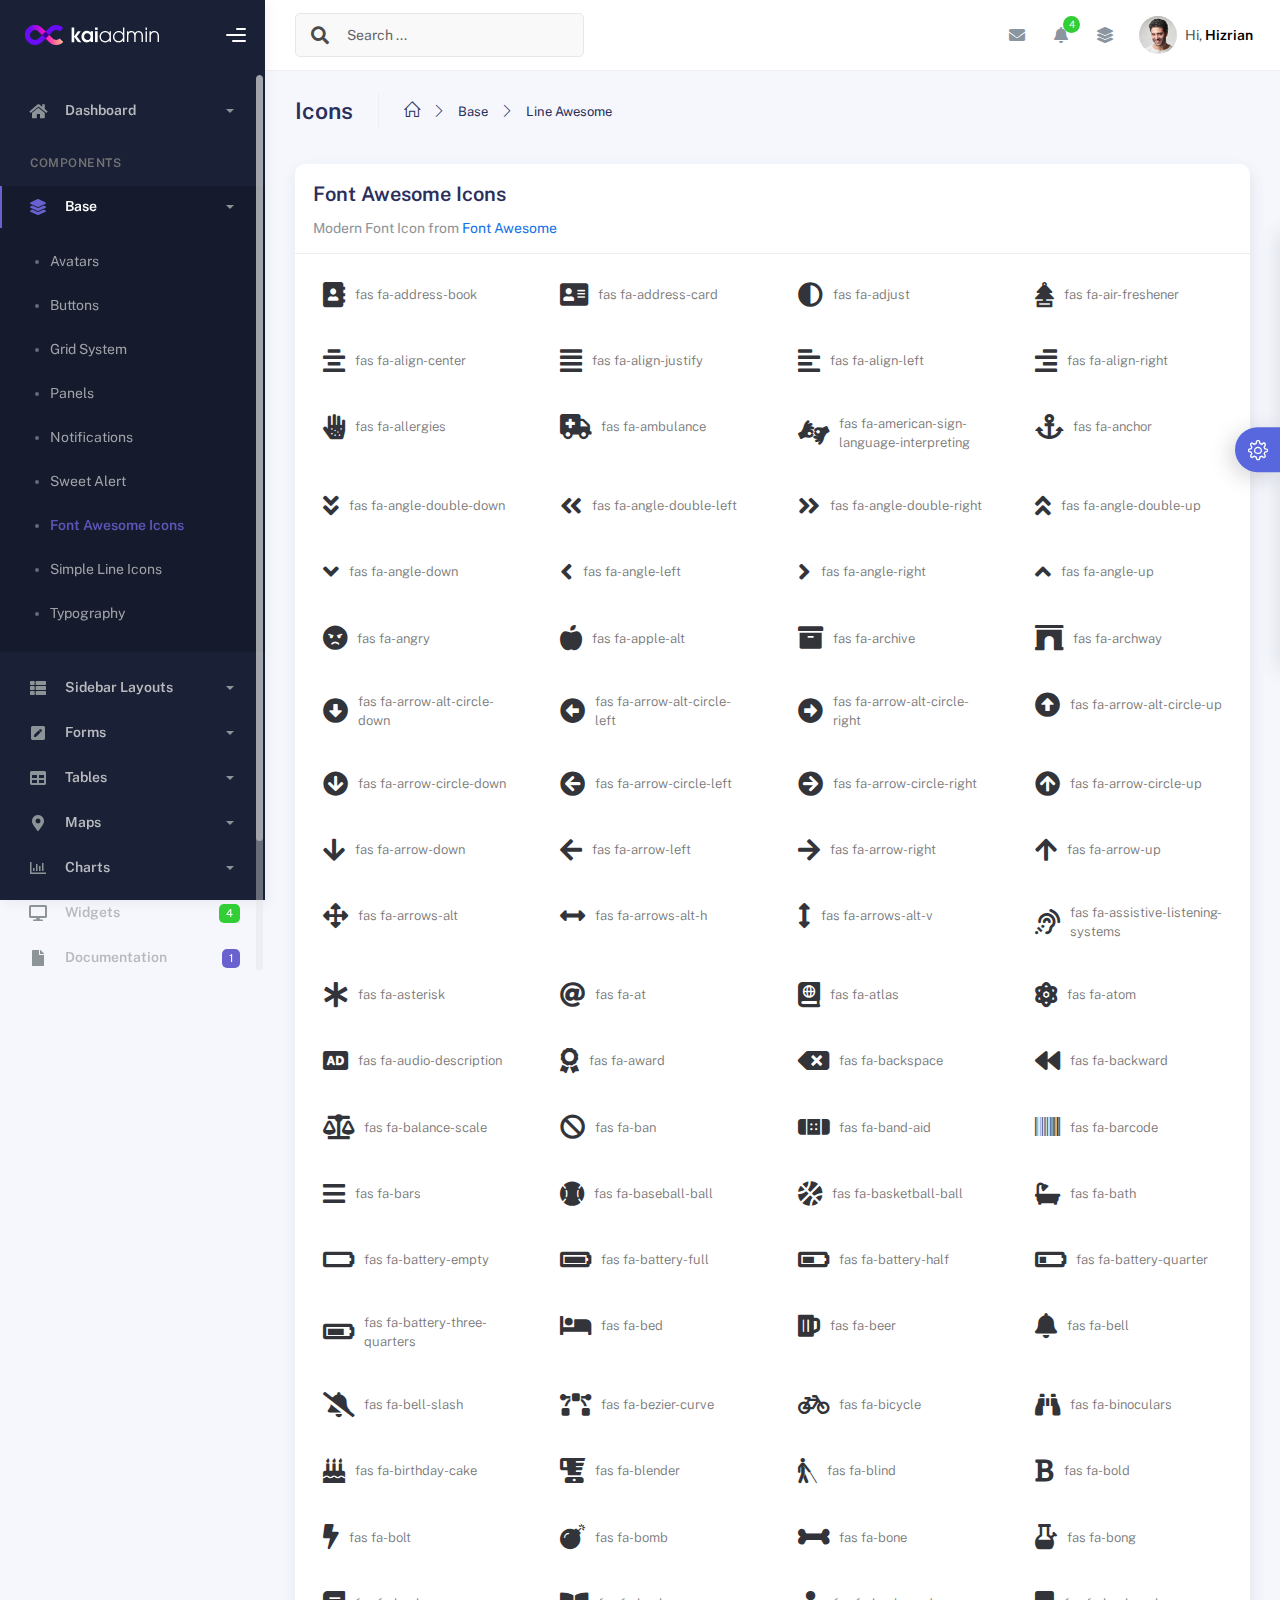
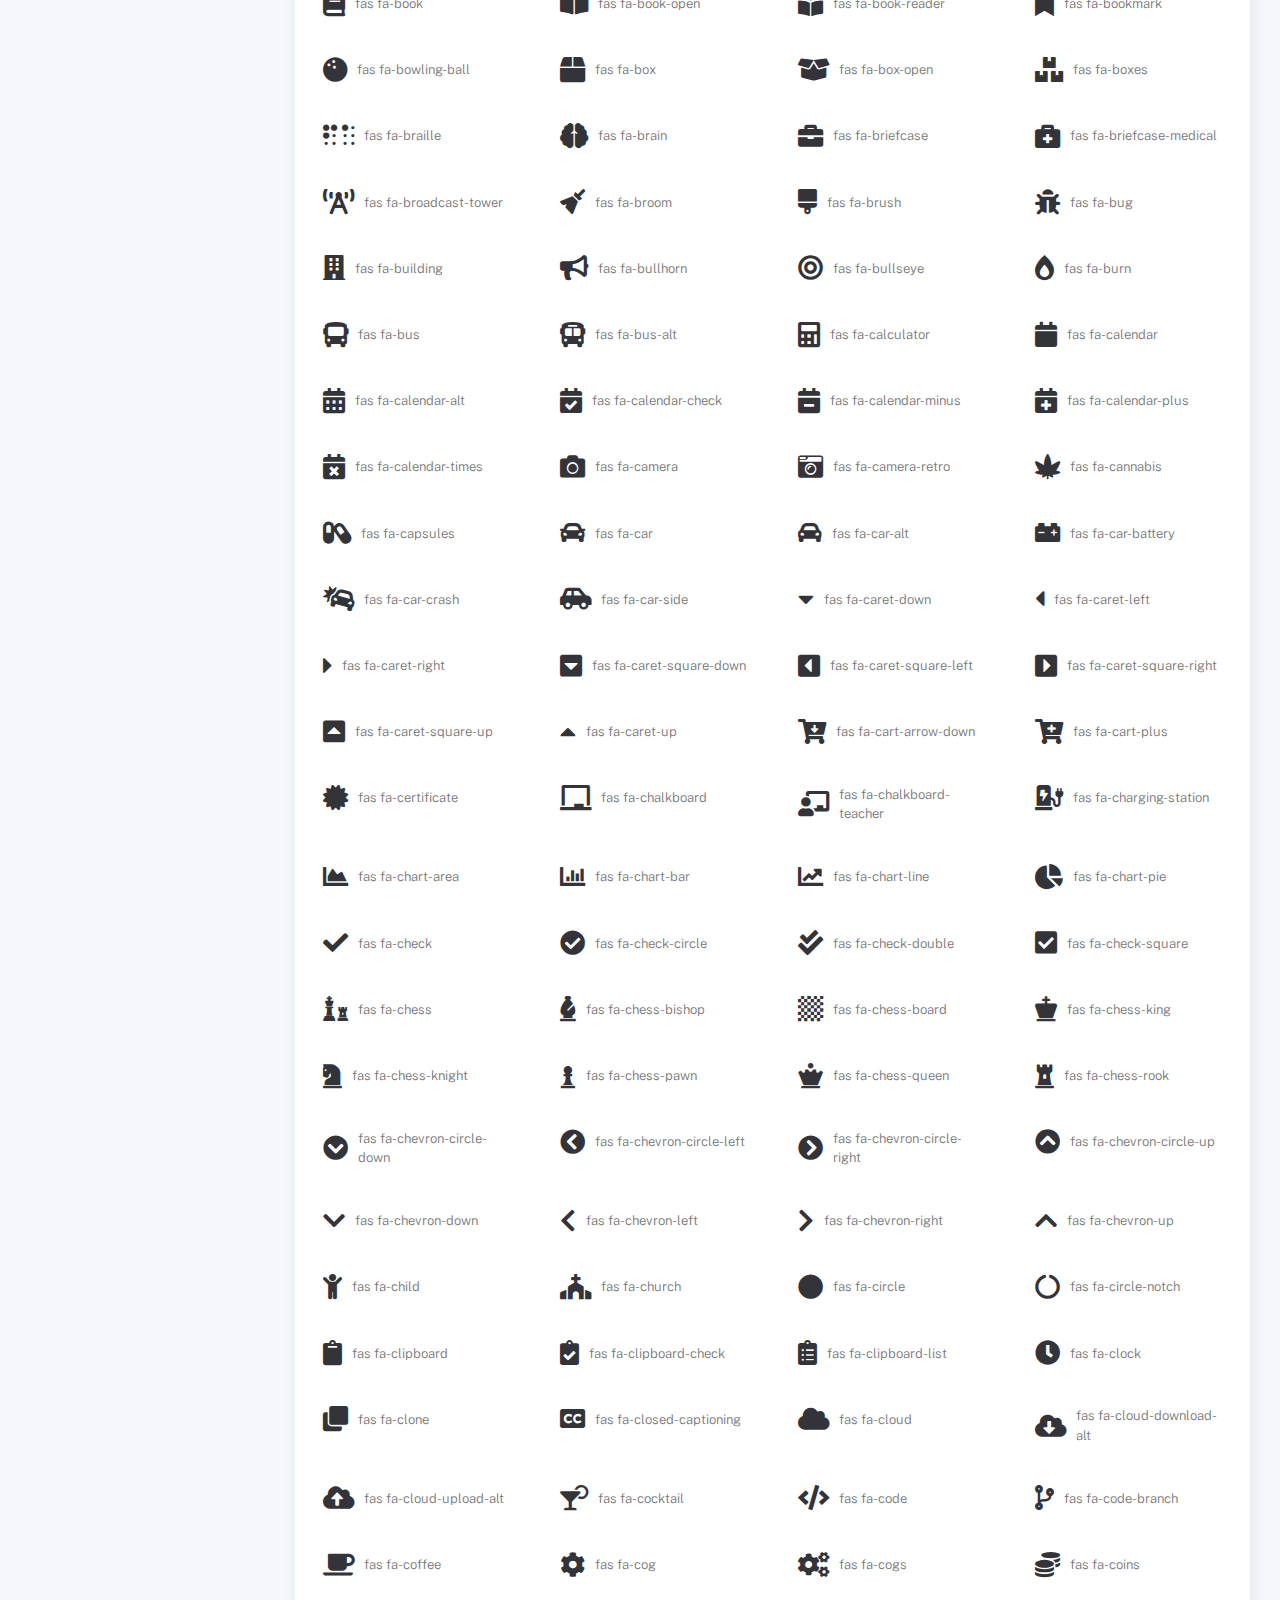
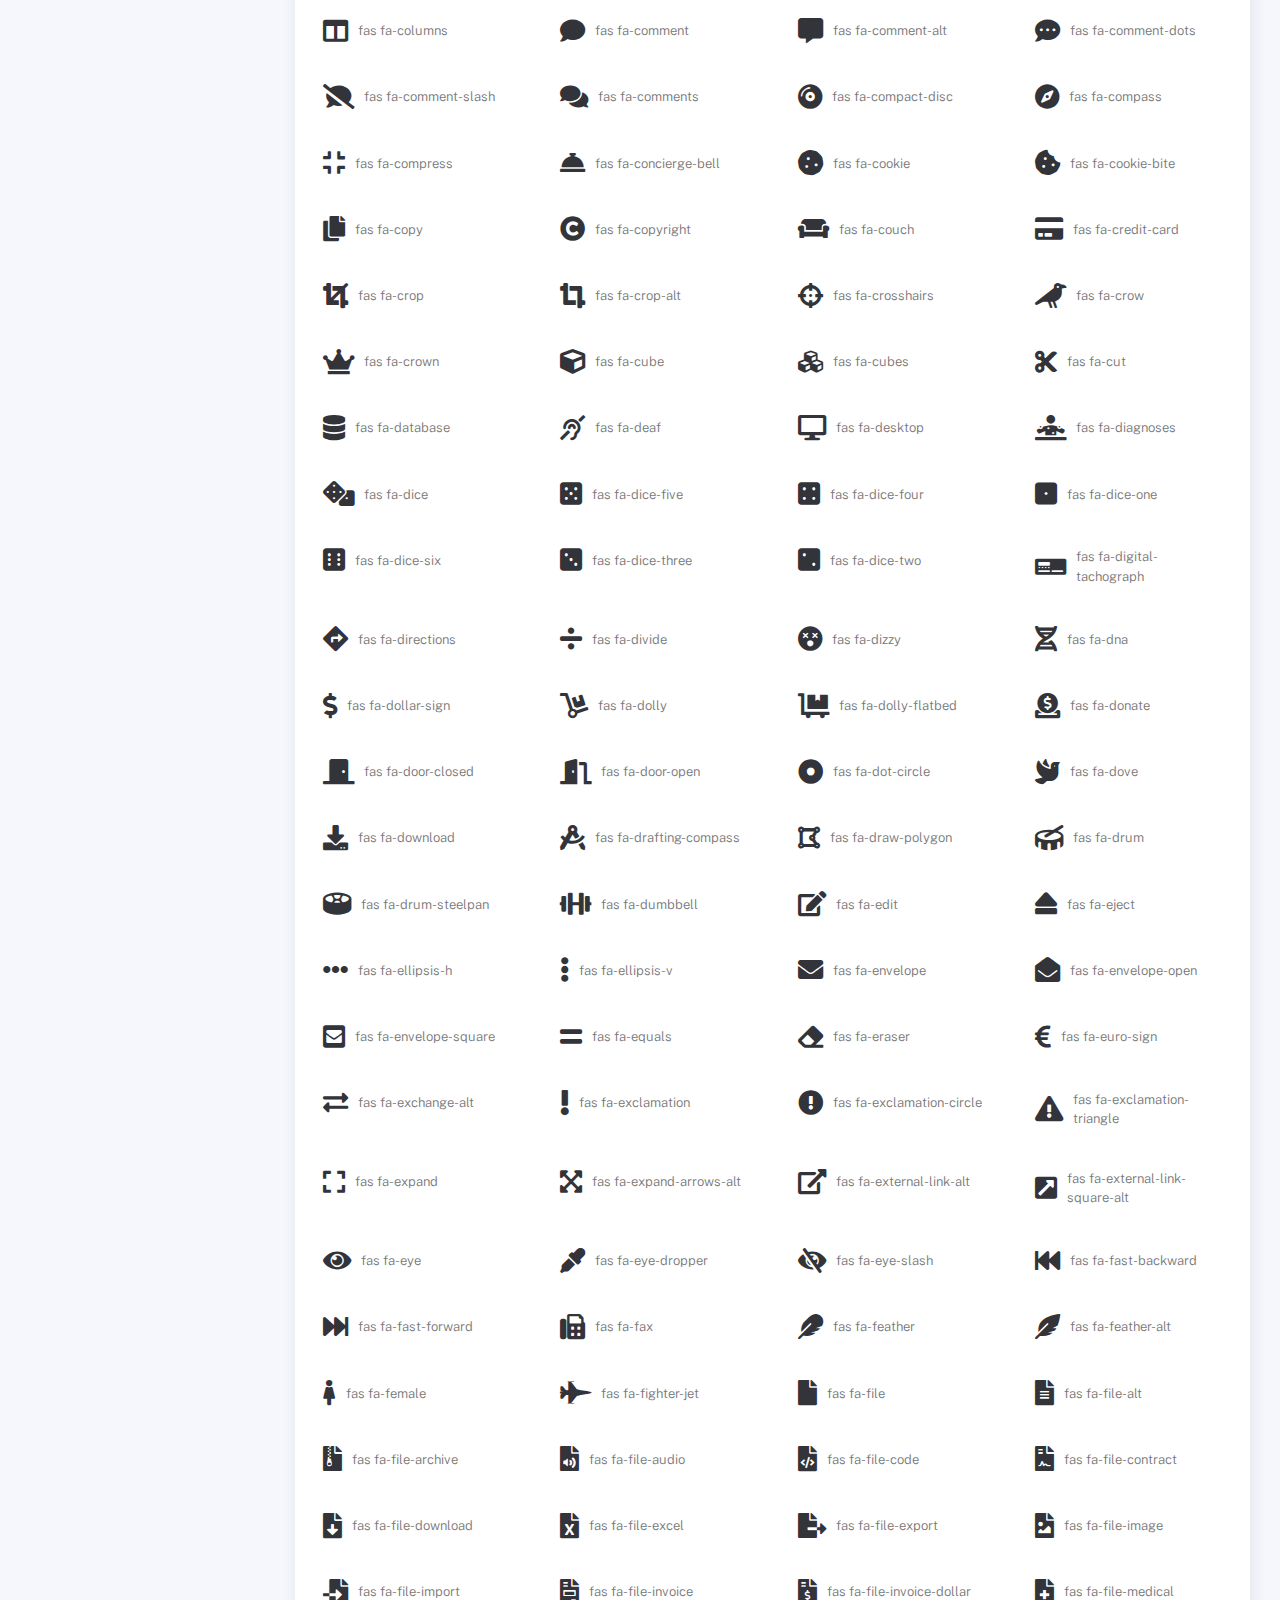
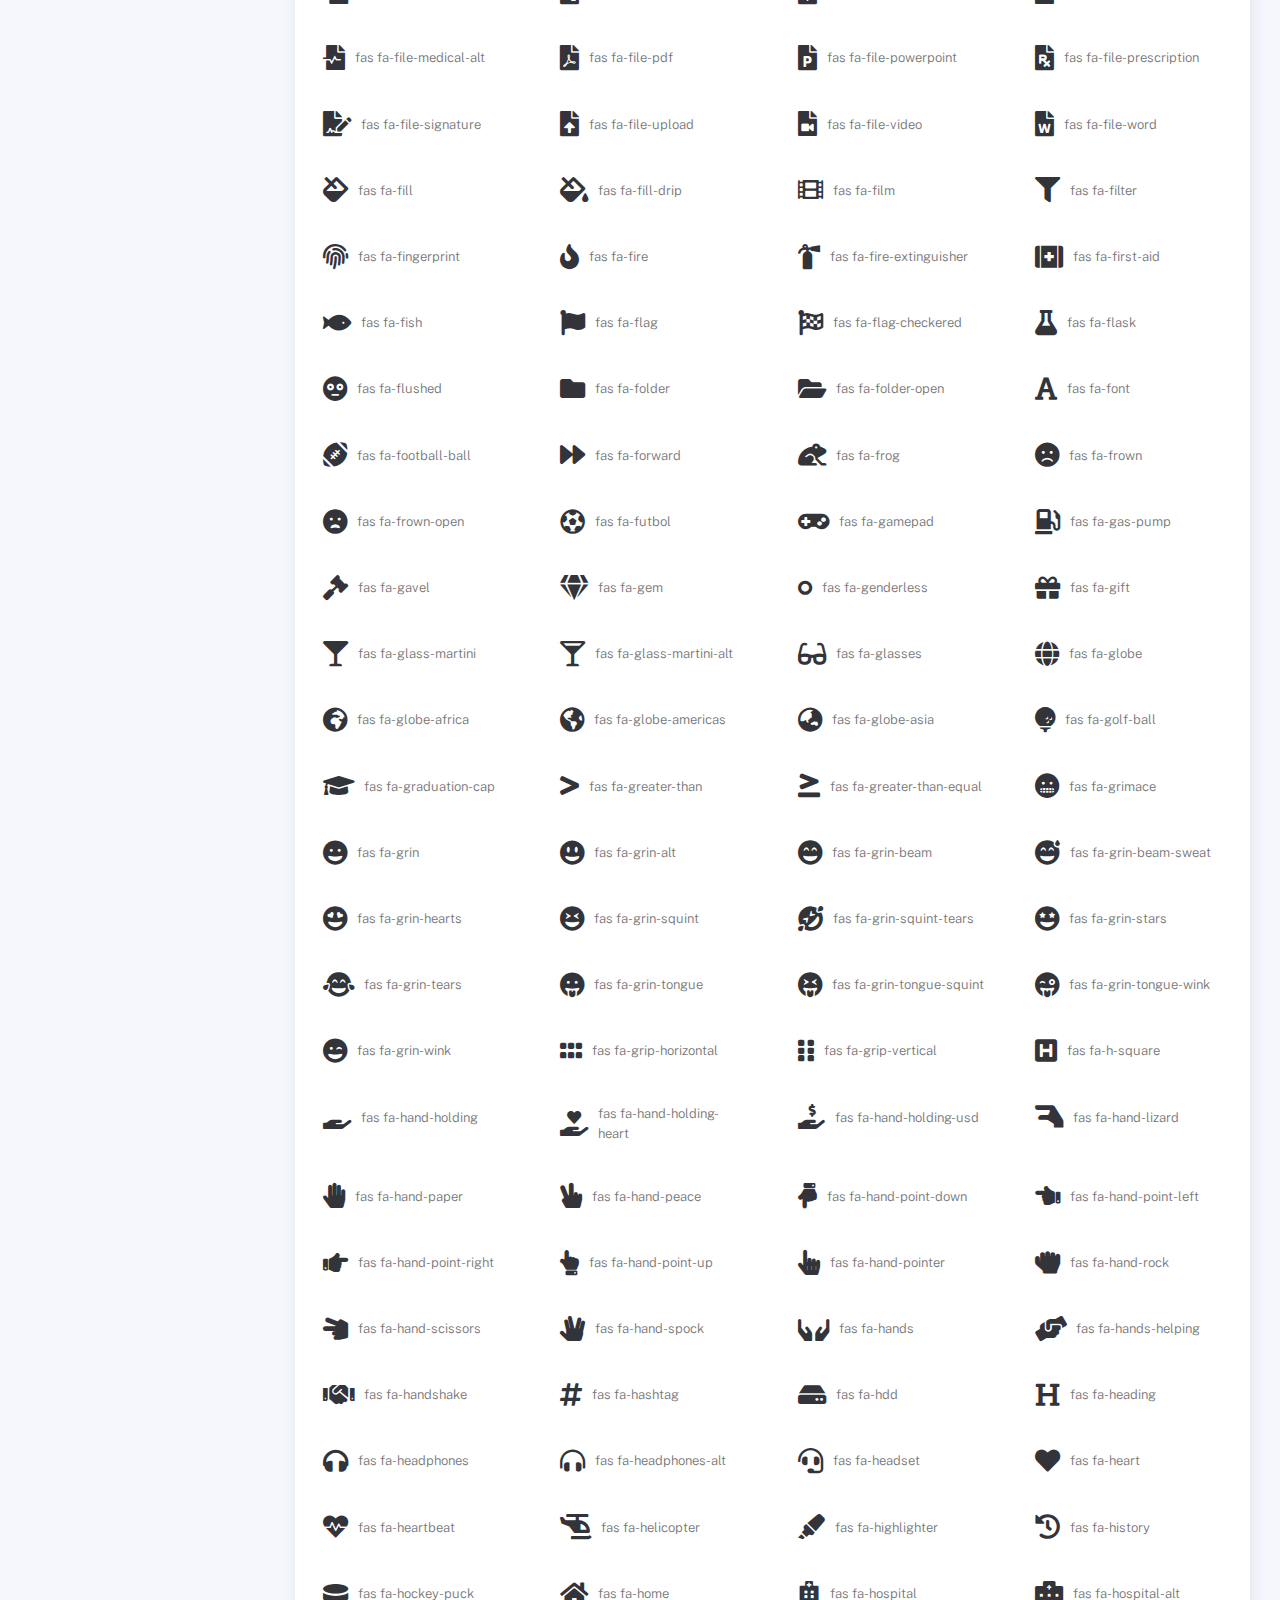
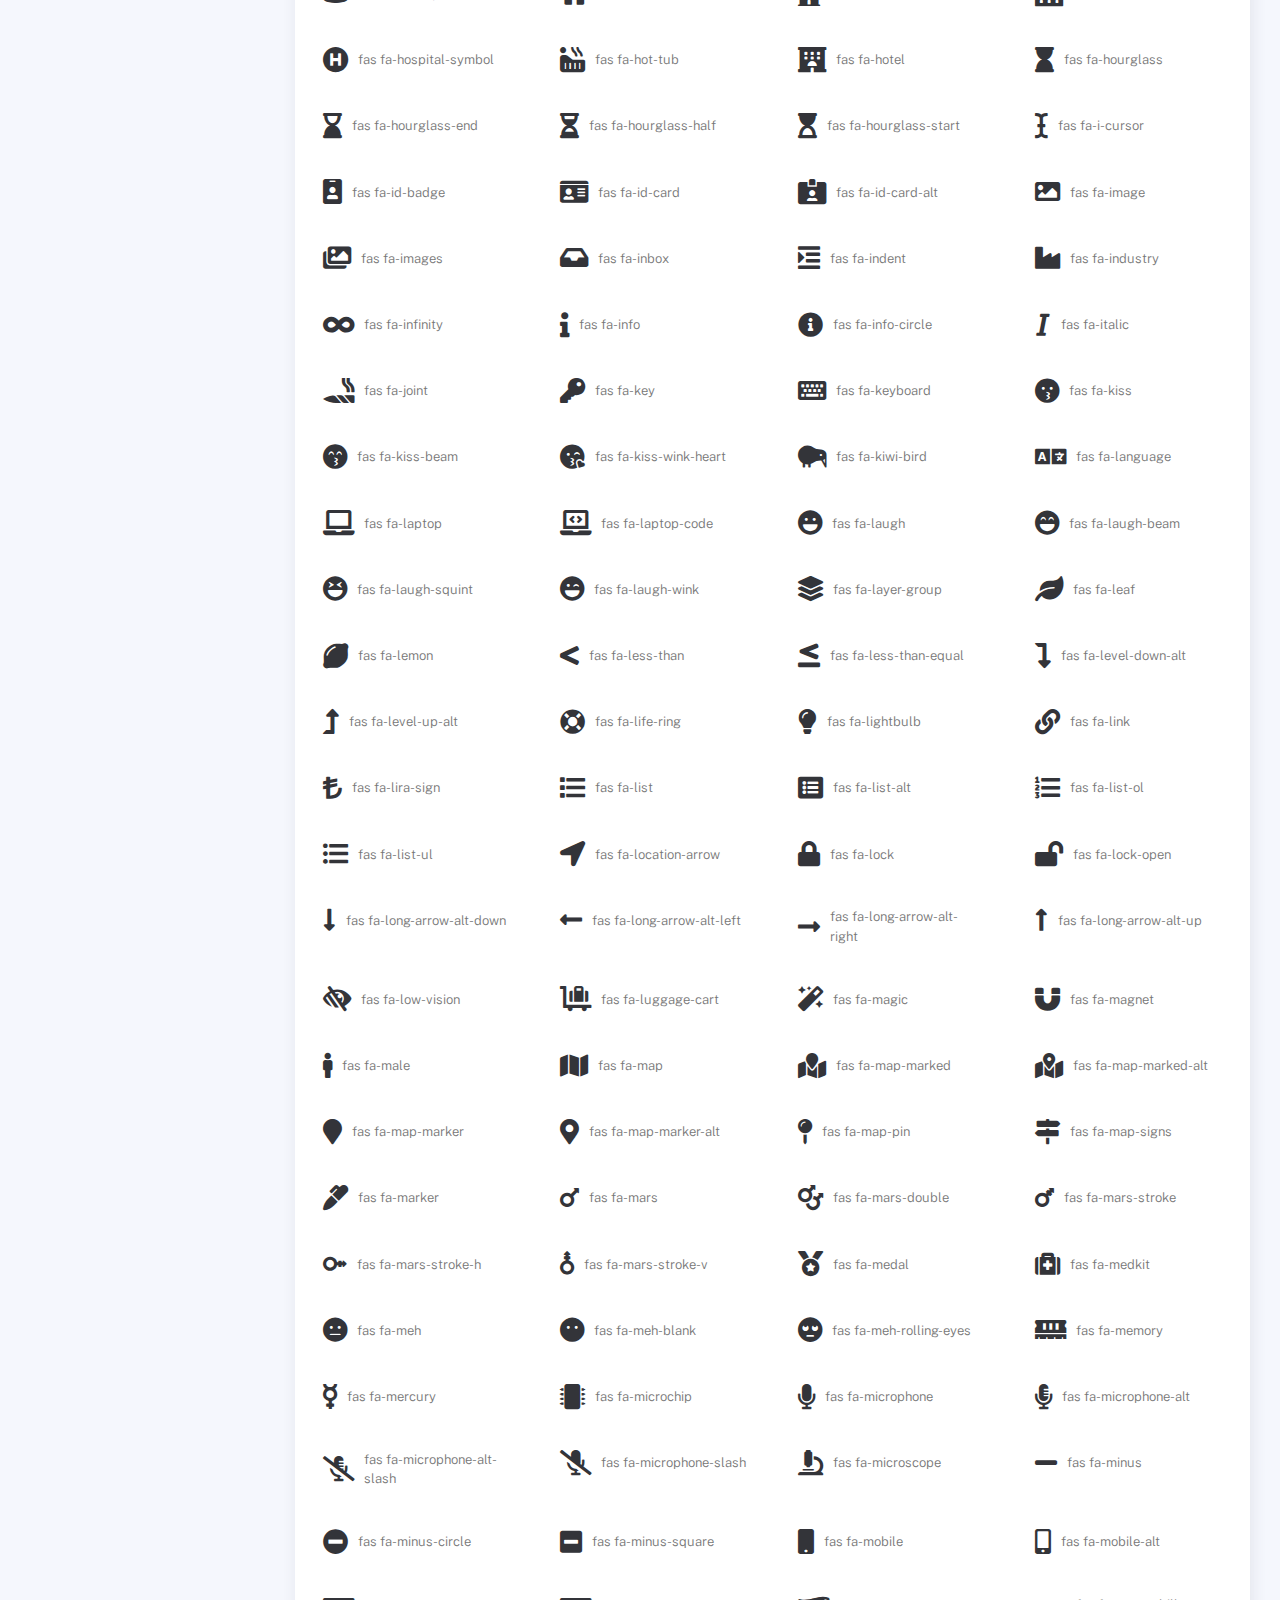
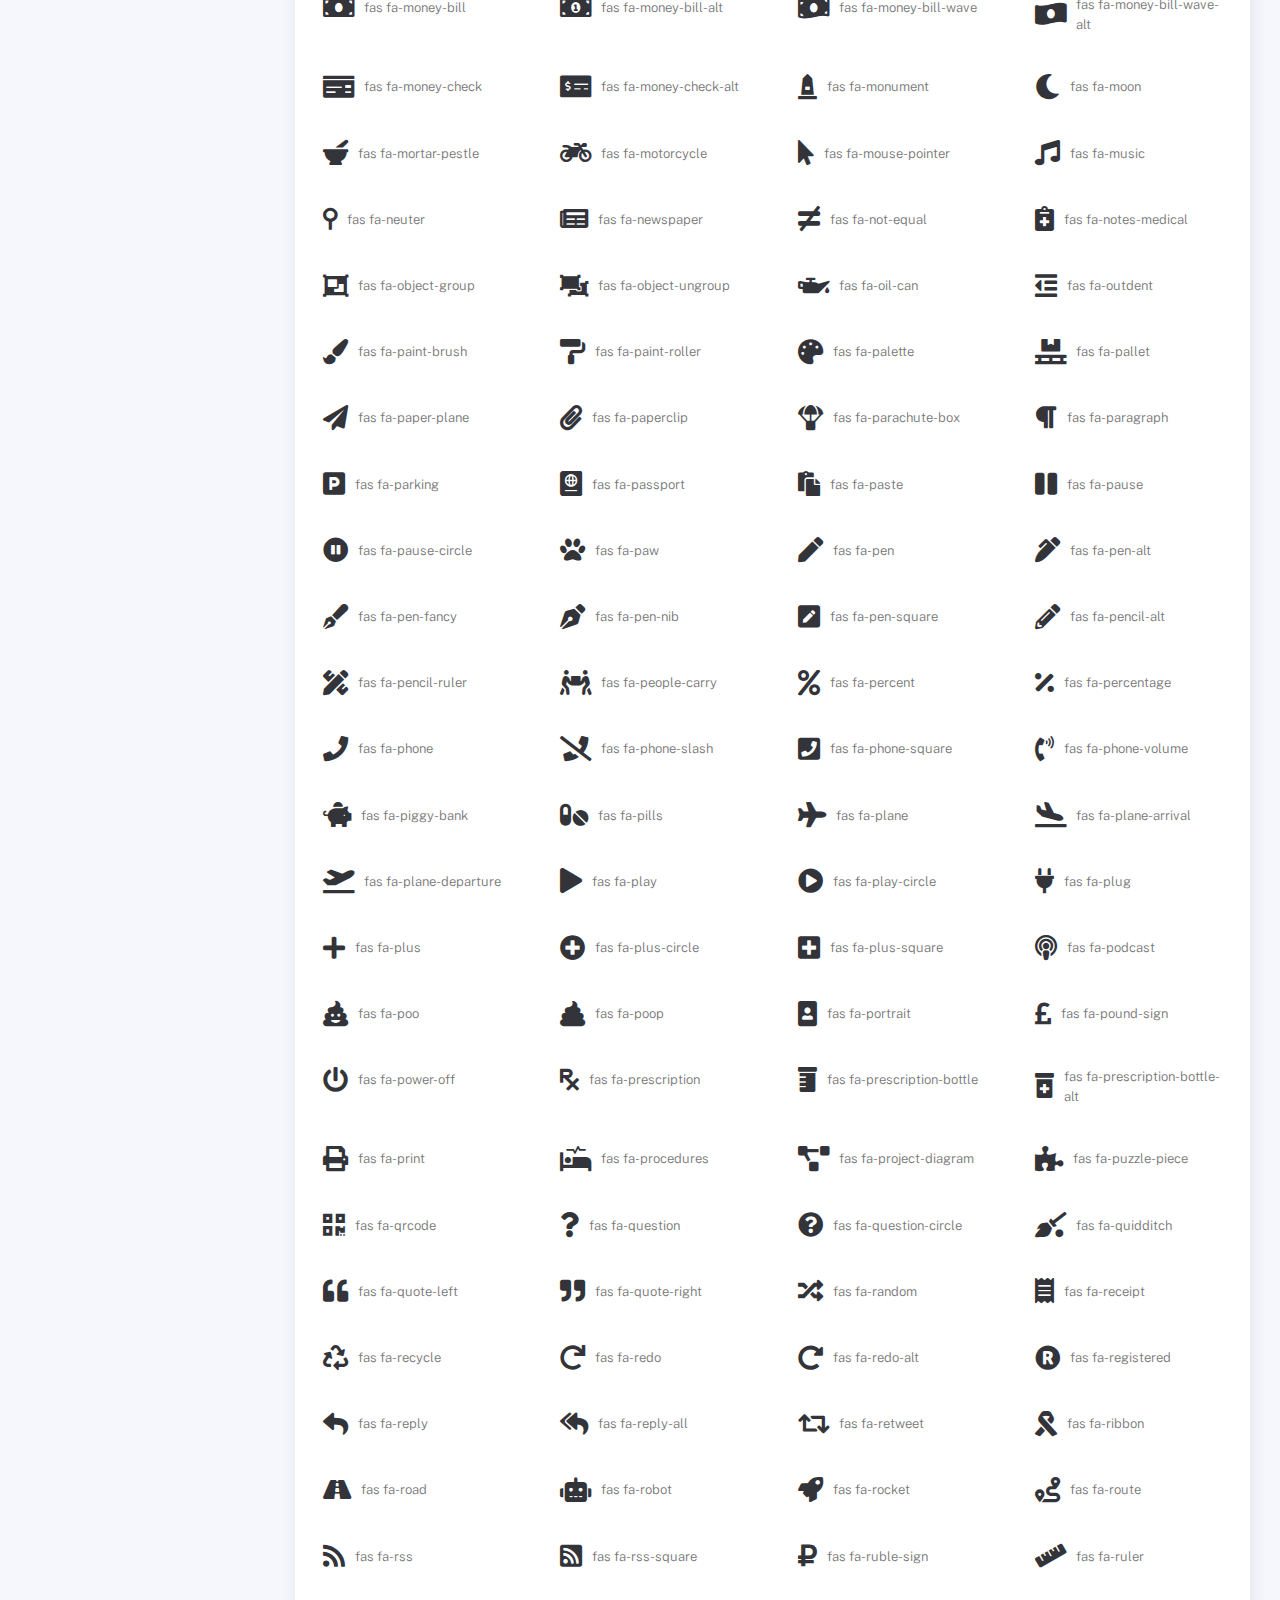
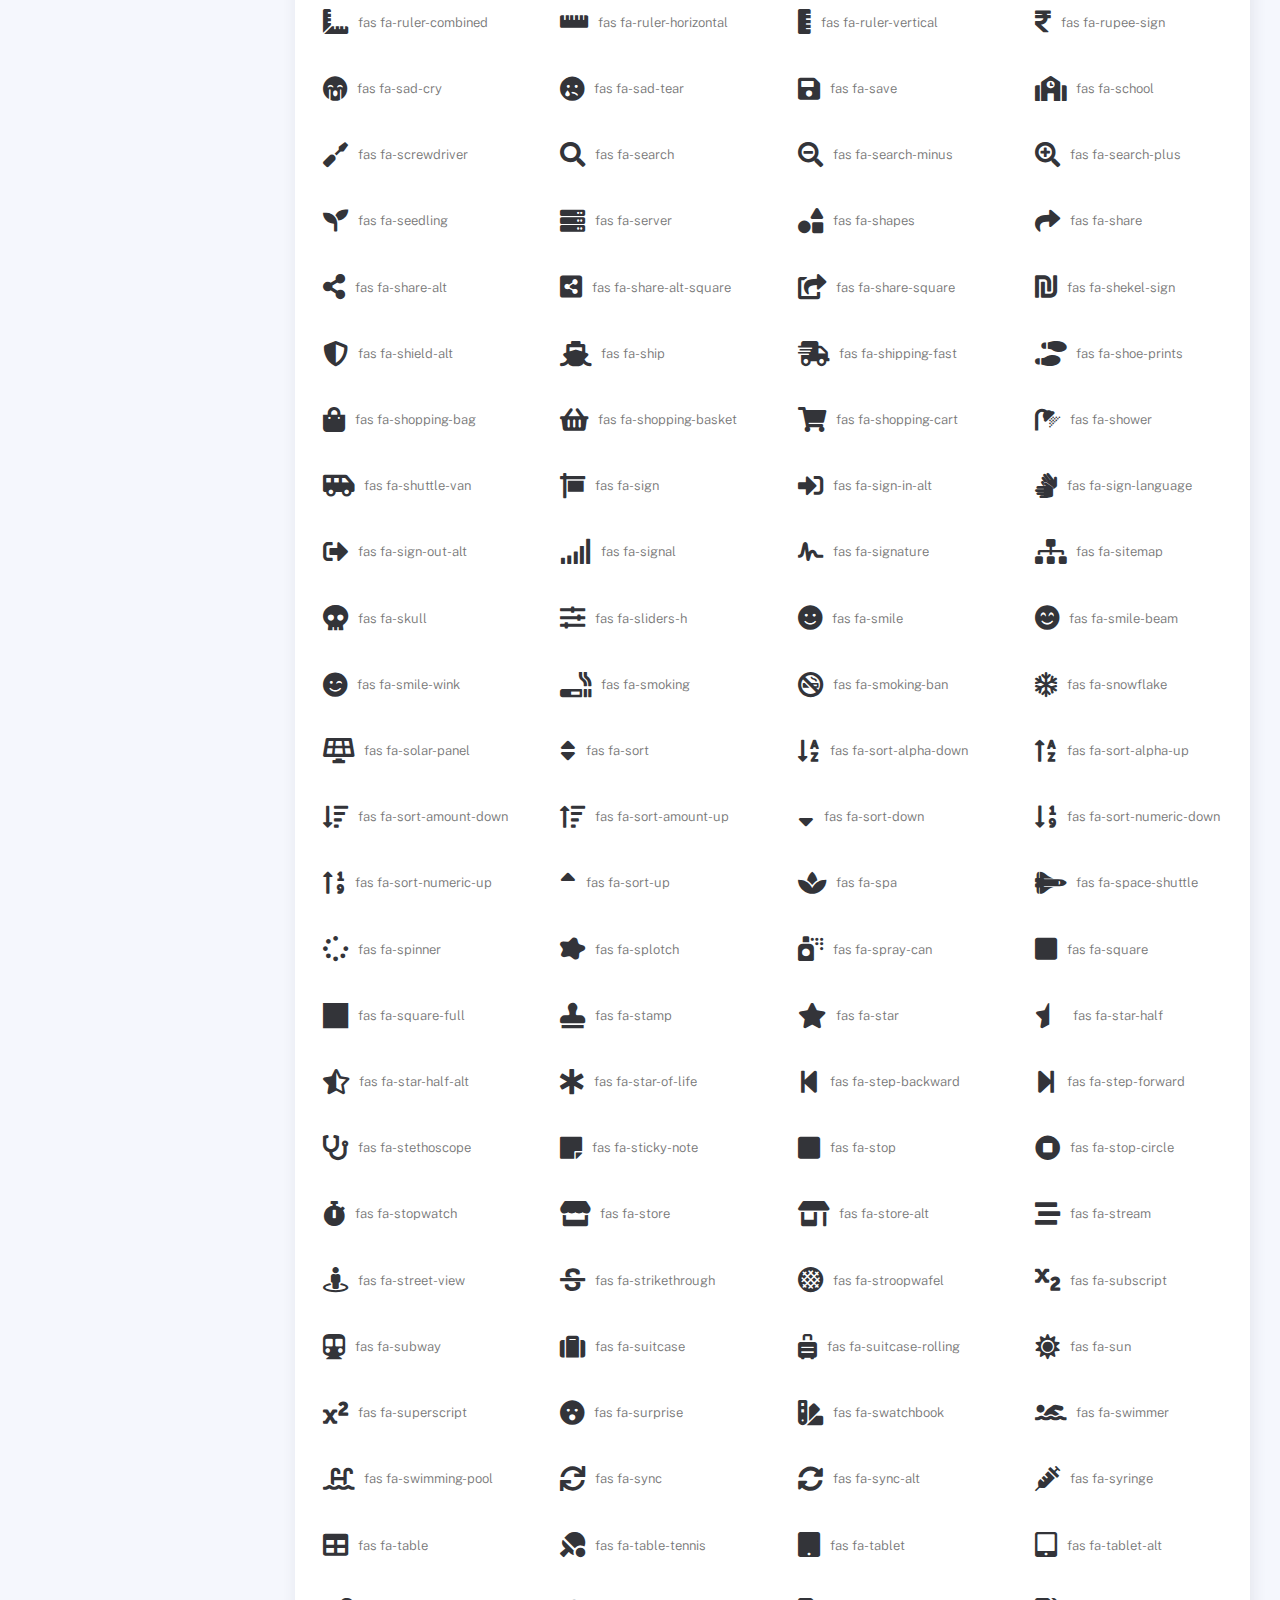
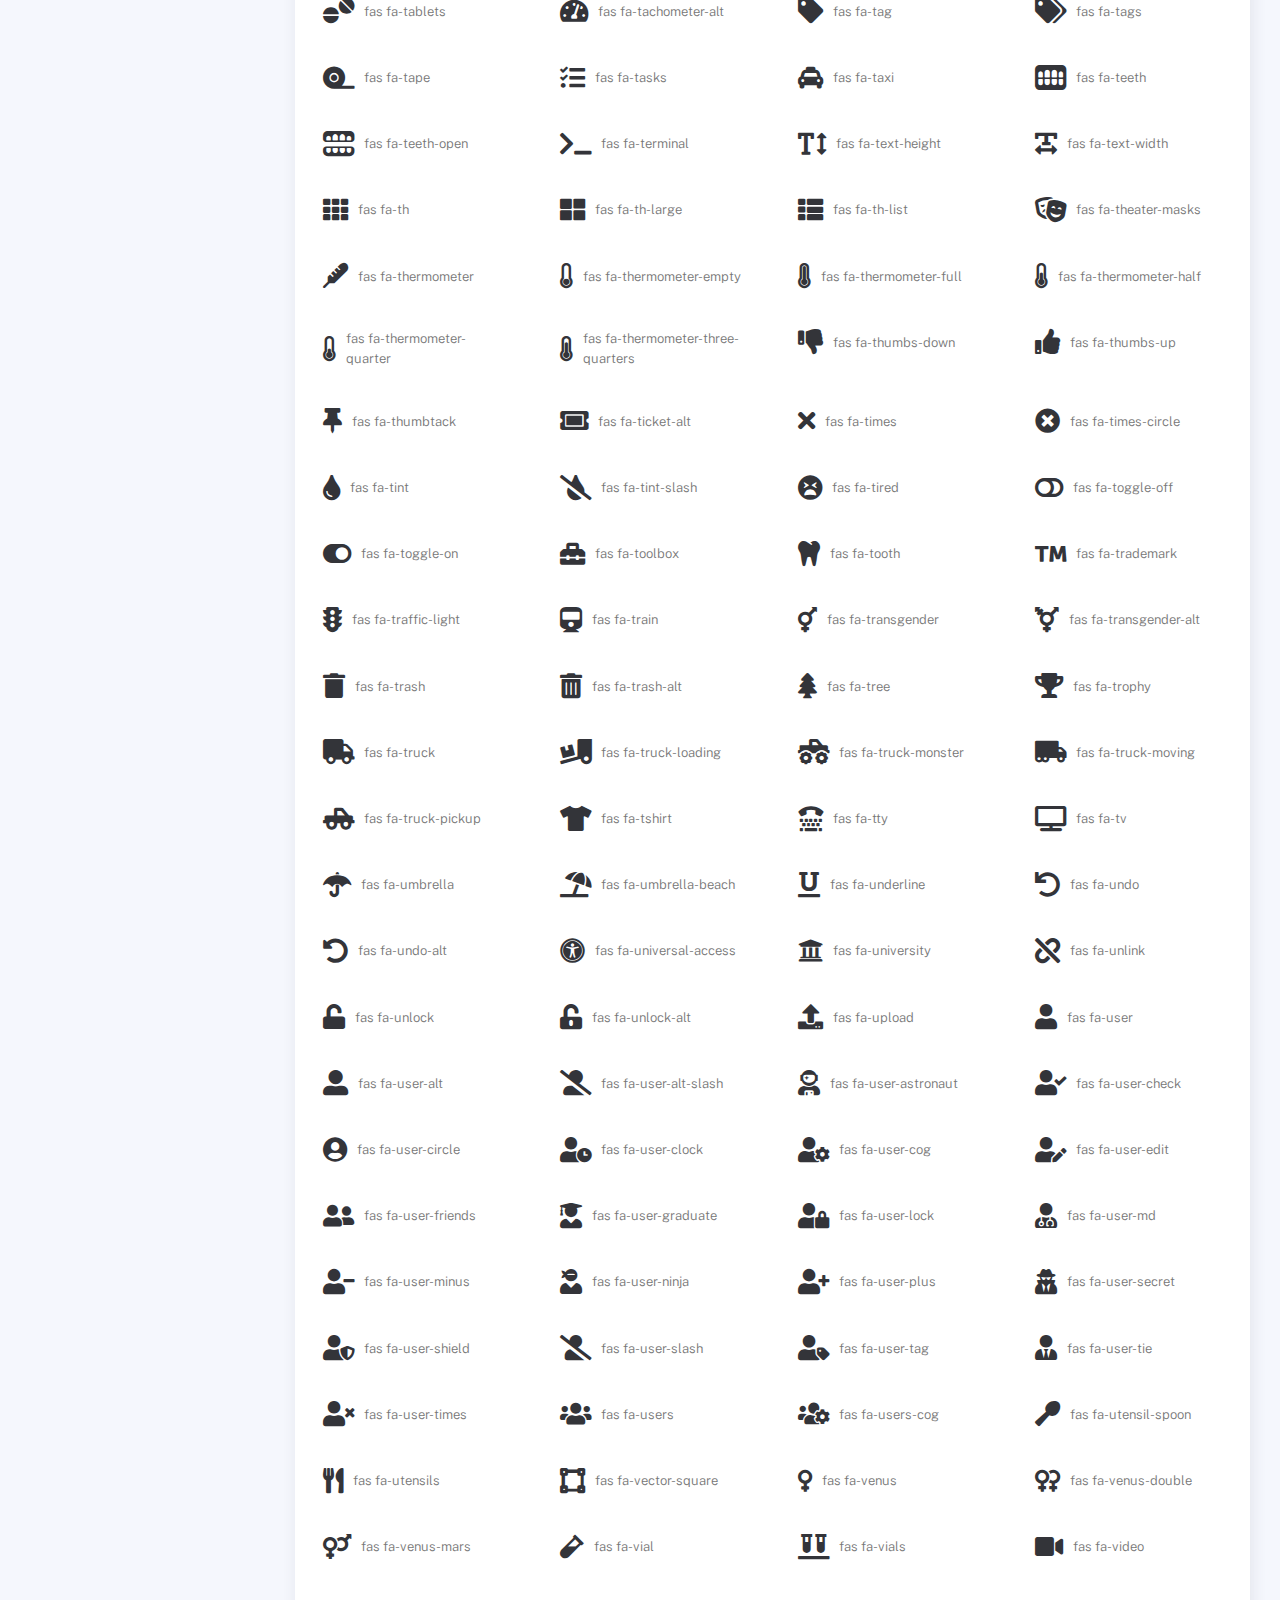
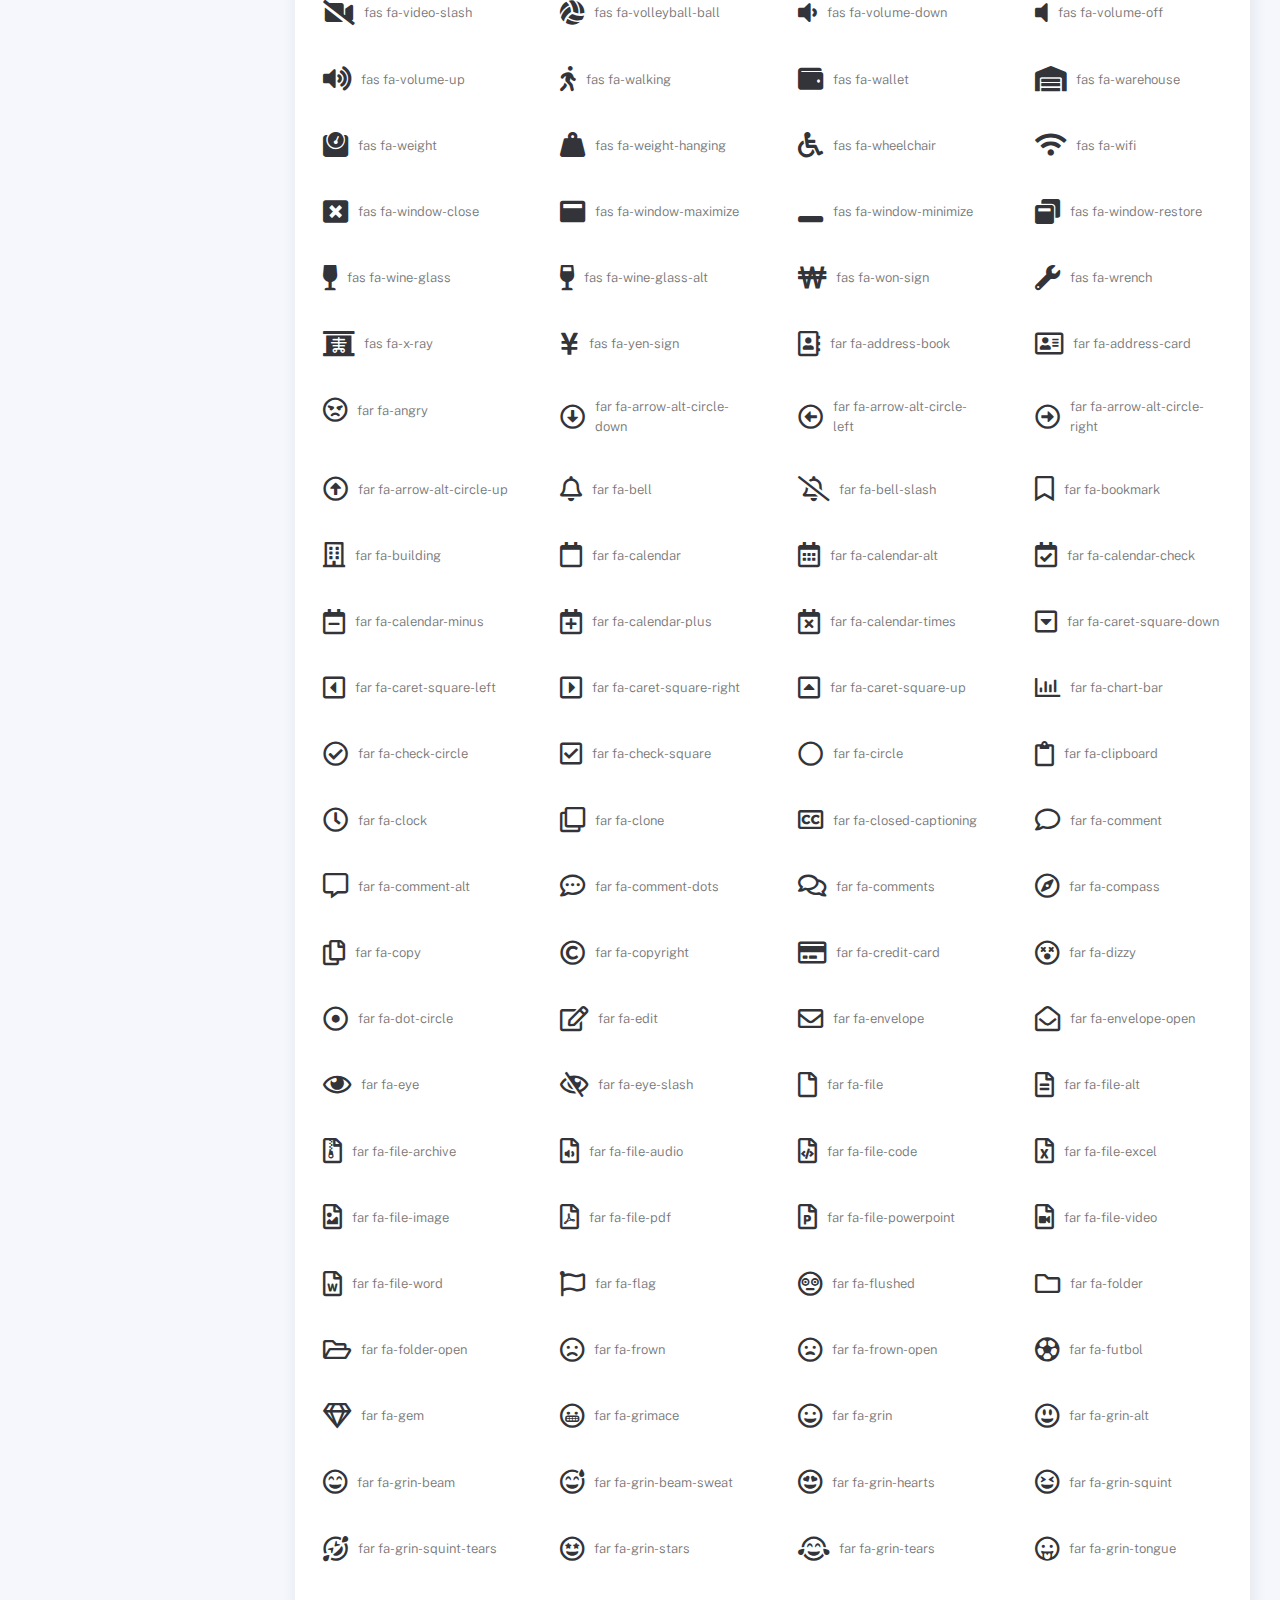
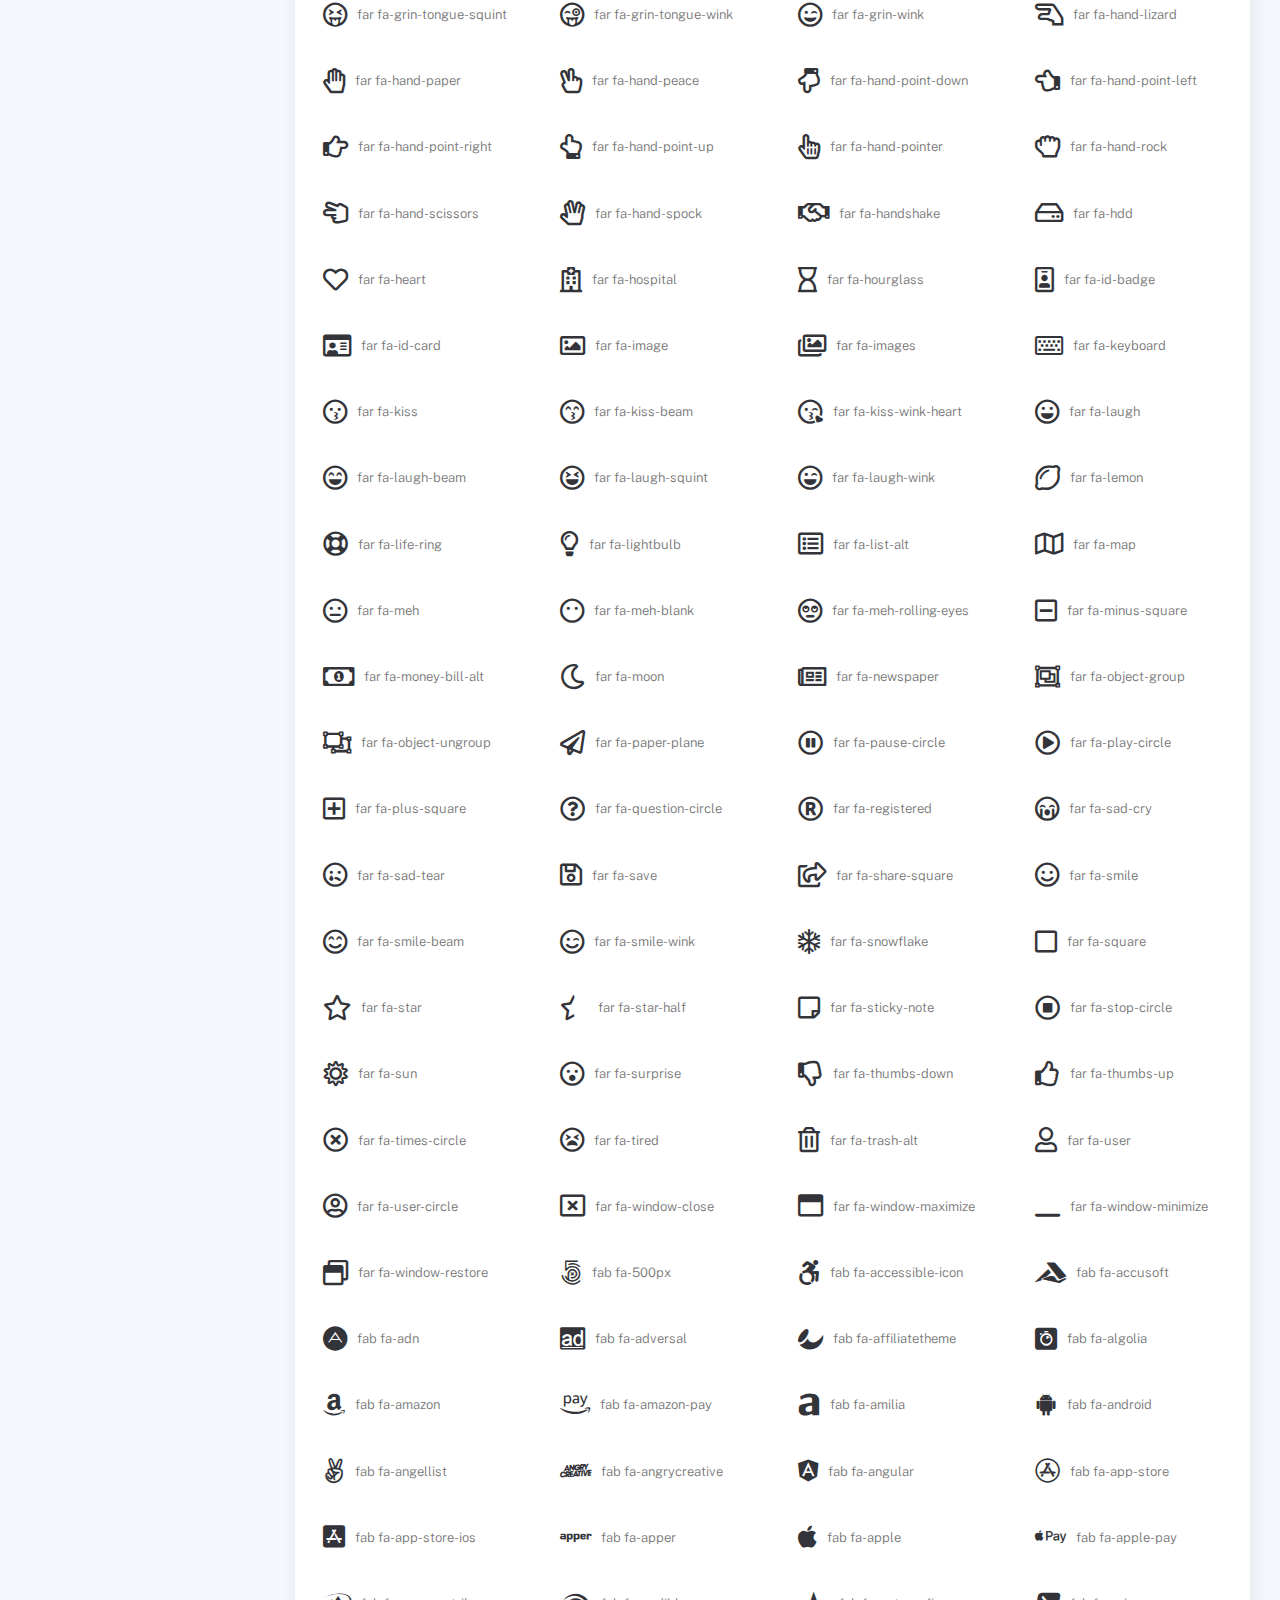
<file: admin/components/font-awesome-icons.html>
<!DOCTYPE html>
<html lang="en">
  <head>
    <meta http-equiv="X-UA-Compatible" content="IE=edge" />
    <title>Font Awesome - Kaiadmin Bootstrap 5 Admin Dashboard</title>
    <meta
      content="width=device-width, initial-scale=1.0, shrink-to-fit=no"
      name="viewport"
    />
    <link
      rel="icon"
      href="../assets/img/kaiadmin/favicon.ico"
      type="image/x-icon"
    />

    <!-- Fonts and icons -->
    <script src="../assets/js/plugin/webfont/webfont.min.js"></script>
    <script>
      WebFont.load({
        google: { families: ["Public Sans:300,400,500,600,700"] },
        custom: {
          families: [
            "Font Awesome 5 Solid",
            "Font Awesome 5 Regular",
            "Font Awesome 5 Brands",
            "simple-line-icons",
          ],
          urls: ["../assets/css/fonts.min.css"],
        },
        active: function () {
          sessionStorage.fonts = true;
        },
      });
    </script>

    <!-- CSS Files -->
    <link rel="stylesheet" href="../assets/css/bootstrap.min.css" />
    <link rel="stylesheet" href="../assets/css/plugins.min.css" />
    <link rel="stylesheet" href="../assets/css/kaiadmin.min.css" />

    <!-- CSS Just for demo purpose, don't include it in your project -->
    <link rel="stylesheet" href="../assets/css/demo.css" />
  </head>
  <body>
    <div class="wrapper">
      <!-- Sidebar -->
      <div class="sidebar" data-background-color="dark">
        <div class="sidebar-logo">
          <!-- Logo Header -->
          <div class="logo-header" data-background-color="dark">
            <a href="../index.html" class="logo">
              <img
                src="../assets/img/kaiadmin/logo_light.svg"
                alt="navbar brand"
                class="navbar-brand"
                height="20"
              />
            </a>
            <div class="nav-toggle">
              <button class="btn btn-toggle toggle-sidebar">
                <i class="gg-menu-right"></i>
              </button>
              <button class="btn btn-toggle sidenav-toggler">
                <i class="gg-menu-left"></i>
              </button>
            </div>
            <button class="topbar-toggler more">
              <i class="gg-more-vertical-alt"></i>
            </button>
          </div>
          <!-- End Logo Header -->
        </div>
        <div class="sidebar-wrapper scrollbar scrollbar-inner">
          <div class="sidebar-content">
            <ul class="nav nav-secondary">
              <li class="nav-item">
                <a
                  data-bs-toggle="collapse"
                  href="#dashboard"
                  class="collapsed"
                  aria-expanded="false"
                >
                  <i class="fas fa-home"></i>
                  <p>Dashboard</p>
                  <span class="caret"></span>
                </a>
                <div class="collapse" id="dashboard">
                  <ul class="nav nav-collapse">
                    <li>
                      <a href="../../demo1/index.html">
                        <span class="sub-item">Dashboard 1</span>
                      </a>
                    </li>
                  </ul>
                </div>
              </li>
              <li class="nav-section">
                <span class="sidebar-mini-icon">
                  <i class="fa fa-ellipsis-h"></i>
                </span>
                <h4 class="text-section">Components</h4>
              </li>
              <li class="nav-item active submenu">
                <a data-bs-toggle="collapse" href="#base">
                  <i class="fas fa-layer-group"></i>
                  <p>Base</p>
                  <span class="caret"></span>
                </a>
                <div class="collapse show" id="base">
                  <ul class="nav nav-collapse">
                    <li>
                      <a href="../components/avatars.html">
                        <span class="sub-item">Avatars</span>
                      </a>
                    </li>
                    <li>
                      <a href="../components/buttons.html">
                        <span class="sub-item">Buttons</span>
                      </a>
                    </li>
                    <li>
                      <a href="../components/gridsystem.html">
                        <span class="sub-item">Grid System</span>
                      </a>
                    </li>
                    <li>
                      <a href="../components/panels.html">
                        <span class="sub-item">Panels</span>
                      </a>
                    </li>
                    <li>
                      <a href="../components/notifications.html">
                        <span class="sub-item">Notifications</span>
                      </a>
                    </li>
                    <li>
                      <a href="../components/sweetalert.html">
                        <span class="sub-item">Sweet Alert</span>
                      </a>
                    </li>
                    <li class="active">
                      <a href="../components/font-awesome-icons.html">
                        <span class="sub-item">Font Awesome Icons</span>
                      </a>
                    </li>
                    <li>
                      <a href="../components/simple-line-icons.html">
                        <span class="sub-item">Simple Line Icons</span>
                      </a>
                    </li>
                    <li>
                      <a href="../components/typography.html">
                        <span class="sub-item">Typography</span>
                      </a>
                    </li>
                  </ul>
                </div>
              </li>
              <li class="nav-item">
                <a data-bs-toggle="collapse" href="#sidebarLayouts">
                  <i class="fas fa-th-list"></i>
                  <p>Sidebar Layouts</p>
                  <span class="caret"></span>
                </a>
                <div class="collapse" id="sidebarLayouts">
                  <ul class="nav nav-collapse">
                    <li>
                      <a href="../sidebar-style-2.html">
                        <span class="sub-item">Sidebar Style 2</span>
                      </a>
                    </li>
                    <li>
                      <a href="../icon-menu.html">
                        <span class="sub-item">Icon Menu</span>
                      </a>
                    </li>
                  </ul>
                </div>
              </li>
              <li class="nav-item">
                <a data-bs-toggle="collapse" href="#forms">
                  <i class="fas fa-pen-square"></i>
                  <p>Forms</p>
                  <span class="caret"></span>
                </a>
                <div class="collapse" id="forms">
                  <ul class="nav nav-collapse">
                    <li>
                      <a href="../forms/forms.html">
                        <span class="sub-item">Basic Form</span>
                      </a>
                    </li>
                  </ul>
                </div>
              </li>
              <li class="nav-item">
                <a data-bs-toggle="collapse" href="#tables">
                  <i class="fas fa-table"></i>
                  <p>Tables</p>
                  <span class="caret"></span>
                </a>
                <div class="collapse" id="tables">
                  <ul class="nav nav-collapse">
                    <li>
                      <a href="../tables/tables.html">
                        <span class="sub-item">Basic Table</span>
                      </a>
                    </li>
                    <li>
                      <a href="../tables/datatables.html">
                        <span class="sub-item">Datatables</span>
                      </a>
                    </li>
                  </ul>
                </div>
              </li>
              <li class="nav-item">
                <a data-bs-toggle="collapse" href="#maps">
                  <i class="fas fa-map-marker-alt"></i>
                  <p>Maps</p>
                  <span class="caret"></span>
                </a>
                <div class="collapse" id="maps">
                  <ul class="nav nav-collapse">
                    <li>
                      <a href="../maps/googlemaps.html">
                        <span class="sub-item">Google Maps</span>
                      </a>
                    </li>
                    <li>
                      <a href="../maps/jsvectormap.html">
                        <span class="sub-item">Jsvectormap</span>
                      </a>
                    </li>
                  </ul>
                </div>
              </li>
              <li class="nav-item">
                <a data-bs-toggle="collapse" href="#charts">
                  <i class="far fa-chart-bar"></i>
                  <p>Charts</p>
                  <span class="caret"></span>
                </a>
                <div class="collapse" id="charts">
                  <ul class="nav nav-collapse">
                    <li>
                      <a href="../charts/charts.html">
                        <span class="sub-item">Chart Js</span>
                      </a>
                    </li>
                    <li>
                      <a href="../charts/sparkline.html">
                        <span class="sub-item">Sparkline</span>
                      </a>
                    </li>
                  </ul>
                </div>
              </li>
              <li class="nav-item">
                <a href="../widgets.html">
                  <i class="fas fa-desktop"></i>
                  <p>Widgets</p>
                  <span class="badge badge-success">4</span>
                </a>
              </li>
              <li class="nav-item">
                <a href="../../../documentation/index.html">
                  <i class="fas fa-file"></i>
                  <p>Documentation</p>
                  <span class="badge badge-secondary">1</span>
                </a>
              </li>
              <li class="nav-item">
                <a data-bs-toggle="collapse" href="#submenu">
                  <i class="fas fa-bars"></i>
                  <p>Menu Levels</p>
                  <span class="caret"></span>
                </a>
                <div class="collapse" id="submenu">
                  <ul class="nav nav-collapse">
                    <li>
                      <a data-bs-toggle="collapse" href="#subnav1">
                        <span class="sub-item">Level 1</span>
                        <span class="caret"></span>
                      </a>
                      <div class="collapse" id="subnav1">
                        <ul class="nav nav-collapse subnav">
                          <li>
                            <a href="#">
                              <span class="sub-item">Level 2</span>
                            </a>
                          </li>
                          <li>
                            <a href="#">
                              <span class="sub-item">Level 2</span>
                            </a>
                          </li>
                        </ul>
                      </div>
                    </li>
                    <li>
                      <a data-bs-toggle="collapse" href="#subnav2">
                        <span class="sub-item">Level 1</span>
                        <span class="caret"></span>
                      </a>
                      <div class="collapse" id="subnav2">
                        <ul class="nav nav-collapse subnav">
                          <li>
                            <a href="#">
                              <span class="sub-item">Level 2</span>
                            </a>
                          </li>
                        </ul>
                      </div>
                    </li>
                    <li>
                      <a href="#">
                        <span class="sub-item">Level 1</span>
                      </a>
                    </li>
                  </ul>
                </div>
              </li>
            </ul>
          </div>
        </div>
      </div>
      <!-- End Sidebar -->

      <div class="main-panel">
        <div class="main-header">
          <div class="main-header-logo">
            <!-- Logo Header -->
            <div class="logo-header" data-background-color="dark">
              <a href="../index.html" class="logo">
                <img
                  src="../assets/img/kaiadmin/logo_light.svg"
                  alt="navbar brand"
                  class="navbar-brand"
                  height="20"
                />
              </a>
              <div class="nav-toggle">
                <button class="btn btn-toggle toggle-sidebar">
                  <i class="gg-menu-right"></i>
                </button>
                <button class="btn btn-toggle sidenav-toggler">
                  <i class="gg-menu-left"></i>
                </button>
              </div>
              <button class="topbar-toggler more">
                <i class="gg-more-vertical-alt"></i>
              </button>
            </div>
            <!-- End Logo Header -->
          </div>
          <!-- Navbar Header -->
          <nav
            class="navbar navbar-header navbar-header-transparent navbar-expand-lg border-bottom"
          >
            <div class="container-fluid">
              <nav
                class="navbar navbar-header-left navbar-expand-lg navbar-form nav-search p-0 d-none d-lg-flex"
              >
                <div class="input-group">
                  <div class="input-group-prepend">
                    <button type="submit" class="btn btn-search pe-1">
                      <i class="fa fa-search search-icon"></i>
                    </button>
                  </div>
                  <input
                    type="text"
                    placeholder="Search ..."
                    class="form-control"
                  />
                </div>
              </nav>

              <ul class="navbar-nav topbar-nav ms-md-auto align-items-center">
                <li
                  class="nav-item topbar-icon dropdown hidden-caret d-flex d-lg-none"
                >
                  <a
                    class="nav-link dropdown-toggle"
                    data-bs-toggle="dropdown"
                    href="#"
                    role="button"
                    aria-expanded="false"
                    aria-haspopup="true"
                  >
                    <i class="fa fa-search"></i>
                  </a>
                  <ul class="dropdown-menu dropdown-search animated fadeIn">
                    <form class="navbar-left navbar-form nav-search">
                      <div class="input-group">
                        <input
                          type="text"
                          placeholder="Search ..."
                          class="form-control"
                        />
                      </div>
                    </form>
                  </ul>
                </li>
                <li class="nav-item topbar-icon dropdown hidden-caret">
                  <a
                    class="nav-link dropdown-toggle"
                    href="#"
                    id="messageDropdown"
                    role="button"
                    data-bs-toggle="dropdown"
                    aria-haspopup="true"
                    aria-expanded="false"
                  >
                    <i class="fa fa-envelope"></i>
                  </a>
                  <ul
                    class="dropdown-menu messages-notif-box animated fadeIn"
                    aria-labelledby="messageDropdown"
                  >
                    <li>
                      <div
                        class="dropdown-title d-flex justify-content-between align-items-center"
                      >
                        Messages
                        <a href="#" class="small">Mark all as read</a>
                      </div>
                    </li>
                    <li>
                      <div class="message-notif-scroll scrollbar-outer">
                        <div class="notif-center">
                          <a href="#">
                            <div class="notif-img">
                              <img
                                src="../assets/img/jm_denis.jpg"
                                alt="Img Profile"
                              />
                            </div>
                            <div class="notif-content">
                              <span class="subject">Jimmy Denis</span>
                              <span class="block"> How are you ? </span>
                              <span class="time">5 minutes ago</span>
                            </div>
                          </a>
                          <a href="#">
                            <div class="notif-img">
                              <img
                                src="../assets/img/chadengle.jpg"
                                alt="Img Profile"
                              />
                            </div>
                            <div class="notif-content">
                              <span class="subject">Chad</span>
                              <span class="block"> Ok, Thanks ! </span>
                              <span class="time">12 minutes ago</span>
                            </div>
                          </a>
                          <a href="#">
                            <div class="notif-img">
                              <img
                                src="../assets/img/mlane.jpg"
                                alt="Img Profile"
                              />
                            </div>
                            <div class="notif-content">
                              <span class="subject">Jhon Doe</span>
                              <span class="block">
                                Ready for the meeting today...
                              </span>
                              <span class="time">12 minutes ago</span>
                            </div>
                          </a>
                          <a href="#">
                            <div class="notif-img">
                              <img
                                src="../assets/img/talha.jpg"
                                alt="Img Profile"
                              />
                            </div>
                            <div class="notif-content">
                              <span class="subject">Talha</span>
                              <span class="block"> Hi, Apa Kabar ? </span>
                              <span class="time">17 minutes ago</span>
                            </div>
                          </a>
                        </div>
                      </div>
                    </li>
                    <li>
                      <a class="see-all" href="javascript:void(0);"
                        >See all messages<i class="fa fa-angle-right"></i>
                      </a>
                    </li>
                  </ul>
                </li>
                <li class="nav-item topbar-icon dropdown hidden-caret">
                  <a
                    class="nav-link dropdown-toggle"
                    href="#"
                    id="notifDropdown"
                    role="button"
                    data-bs-toggle="dropdown"
                    aria-haspopup="true"
                    aria-expanded="false"
                  >
                    <i class="fa fa-bell"></i>
                    <span class="notification">4</span>
                  </a>
                  <ul
                    class="dropdown-menu notif-box animated fadeIn"
                    aria-labelledby="notifDropdown"
                  >
                    <li>
                      <div class="dropdown-title">
                        You have 4 new notification
                      </div>
                    </li>
                    <li>
                      <div class="notif-scroll scrollbar-outer">
                        <div class="notif-center">
                          <a href="#">
                            <div class="notif-icon notif-primary">
                              <i class="fa fa-user-plus"></i>
                            </div>
                            <div class="notif-content">
                              <span class="block"> New user registered </span>
                              <span class="time">5 minutes ago</span>
                            </div>
                          </a>
                          <a href="#">
                            <div class="notif-icon notif-success">
                              <i class="fa fa-comment"></i>
                            </div>
                            <div class="notif-content">
                              <span class="block">
                                Rahmad commented on Admin
                              </span>
                              <span class="time">12 minutes ago</span>
                            </div>
                          </a>
                          <a href="#">
                            <div class="notif-img">
                              <img
                                src="../assets/img/profile2.jpg"
                                alt="Img Profile"
                              />
                            </div>
                            <div class="notif-content">
                              <span class="block">
                                Reza send messages to you
                              </span>
                              <span class="time">12 minutes ago</span>
                            </div>
                          </a>
                          <a href="#">
                            <div class="notif-icon notif-danger">
                              <i class="fa fa-heart"></i>
                            </div>
                            <div class="notif-content">
                              <span class="block"> Farrah liked Admin </span>
                              <span class="time">17 minutes ago</span>
                            </div>
                          </a>
                        </div>
                      </div>
                    </li>
                    <li>
                      <a class="see-all" href="javascript:void(0);"
                        >See all notifications<i class="fa fa-angle-right"></i>
                      </a>
                    </li>
                  </ul>
                </li>
                <li class="nav-item topbar-icon dropdown hidden-caret">
                  <a
                    class="nav-link"
                    data-bs-toggle="dropdown"
                    href="#"
                    aria-expanded="false"
                  >
                    <i class="fas fa-layer-group"></i>
                  </a>
                  <div class="dropdown-menu quick-actions animated fadeIn">
                    <div class="quick-actions-header">
                      <span class="title mb-1">Quick Actions</span>
                      <span class="subtitle op-7">Shortcuts</span>
                    </div>
                    <div class="quick-actions-scroll scrollbar-outer">
                      <div class="quick-actions-items">
                        <div class="row m-0">
                          <a class="col-6 col-md-4 p-0" href="#">
                            <div class="quick-actions-item">
                              <div class="avatar-item bg-danger rounded-circle">
                                <i class="far fa-calendar-alt"></i>
                              </div>
                              <span class="text">Calendar</span>
                            </div>
                          </a>
                          <a class="col-6 col-md-4 p-0" href="#">
                            <div class="quick-actions-item">
                              <div
                                class="avatar-item bg-warning rounded-circle"
                              >
                                <i class="fas fa-map"></i>
                              </div>
                              <span class="text">Maps</span>
                            </div>
                          </a>
                          <a class="col-6 col-md-4 p-0" href="#">
                            <div class="quick-actions-item">
                              <div class="avatar-item bg-info rounded-circle">
                                <i class="fas fa-file-excel"></i>
                              </div>
                              <span class="text">Reports</span>
                            </div>
                          </a>
                          <a class="col-6 col-md-4 p-0" href="#">
                            <div class="quick-actions-item">
                              <div
                                class="avatar-item bg-success rounded-circle"
                              >
                                <i class="fas fa-envelope"></i>
                              </div>
                              <span class="text">Emails</span>
                            </div>
                          </a>
                          <a class="col-6 col-md-4 p-0" href="#">
                            <div class="quick-actions-item">
                              <div
                                class="avatar-item bg-primary rounded-circle"
                              >
                                <i class="fas fa-file-invoice-dollar"></i>
                              </div>
                              <span class="text">Invoice</span>
                            </div>
                          </a>
                          <a class="col-6 col-md-4 p-0" href="#">
                            <div class="quick-actions-item">
                              <div
                                class="avatar-item bg-secondary rounded-circle"
                              >
                                <i class="fas fa-credit-card"></i>
                              </div>
                              <span class="text">Payments</span>
                            </div>
                          </a>
                        </div>
                      </div>
                    </div>
                  </div>
                </li>

                <li class="nav-item topbar-user dropdown hidden-caret">
                  <a
                    class="dropdown-toggle profile-pic"
                    data-bs-toggle="dropdown"
                    href="#"
                    aria-expanded="false"
                  >
                    <div class="avatar-sm">
                      <img
                        src="../assets/img/profile.jpg"
                        alt="..."
                        class="avatar-img rounded-circle"
                      />
                    </div>
                    <span class="profile-username">
                      <span class="op-7">Hi,</span>
                      <span class="fw-bold">Hizrian</span>
                    </span>
                  </a>
                  <ul class="dropdown-menu dropdown-user animated fadeIn">
                    <div class="dropdown-user-scroll scrollbar-outer">
                      <li>
                        <div class="user-box">
                          <div class="avatar-lg">
                            <img
                              src="../assets/img/profile.jpg"
                              alt="image profile"
                              class="avatar-img rounded"
                            />
                          </div>
                          <div class="u-text">
                            <h4>Hizrian</h4>
                            <p class="text-muted">hello@example.com</p>
                            <a
                              href="profile.html"
                              class="btn btn-xs btn-secondary btn-sm"
                              >View Profile</a
                            >
                          </div>
                        </div>
                      </li>
                      <li>
                        <div class="dropdown-divider"></div>
                        <a class="dropdown-item" href="#">My Profile</a>
                        <a class="dropdown-item" href="#">My Balance</a>
                        <a class="dropdown-item" href="#">Inbox</a>
                        <div class="dropdown-divider"></div>
                        <a class="dropdown-item" href="#">Account Setting</a>
                        <div class="dropdown-divider"></div>
                        <a class="dropdown-item" href="#">Logout</a>
                      </li>
                    </div>
                  </ul>
                </li>
              </ul>
            </div>
          </nav>
          <!-- End Navbar -->
        </div>

        <div class="container">
          <div class="page-inner">
            <div class="page-header">
              <h3 class="fw-bold mb-3">Icons</h3>
              <ul class="breadcrumbs mb-3">
                <li class="nav-home">
                  <a href="#">
                    <i class="icon-home"></i>
                  </a>
                </li>
                <li class="separator">
                  <i class="icon-arrow-right"></i>
                </li>
                <li class="nav-item">
                  <a href="#">Base</a>
                </li>
                <li class="separator">
                  <i class="icon-arrow-right"></i>
                </li>
                <li class="nav-item">
                  <a href="#">Line Awesome</a>
                </li>
              </ul>
            </div>
            <div class="row">
              <div class="col-md-12">
                <div class="card">
                  <div class="card-header">
                    <div class="card-title">Font Awesome Icons</div>
                    <div class="card-category">
                      Modern Font Icon from
                      <a class="link" href="https://fontawesome.com"
                        >Font Awesome</a
                      >
                    </div>
                  </div>
                  <div class="card-body">
                    <div id="row-demo-icon" class="row"></div>
                  </div>
                </div>
              </div>
            </div>
          </div>
        </div>

        <footer class="footer">
          <div class="container-fluid d-flex justify-content-between">
            <nav class="pull-left">
              <ul class="nav">
                <li class="nav-item">
                  <a class="nav-link" href="http://www.themekita.com">
                    ThemeKita
                  </a>
                </li>
                <li class="nav-item">
                  <a class="nav-link" href="#"> Help </a>
                </li>
                <li class="nav-item">
                  <a class="nav-link" href="#"> Licenses </a>
                </li>
              </ul>
            </nav>
            <div class="copyright">
              2024, made with <i class="fa fa-heart heart text-danger"></i> by
              <a href="http://www.themekita.com">ThemeKita</a>
            </div>
            <div>
              Distributed by
              <a target="_blank" href="https://themewagon.com/">ThemeWagon</a>.
            </div>
          </div>
        </footer>
      </div>

      <!-- Custom template | don't include it in your project! -->
      <div class="custom-template">
        <div class="title">Settings</div>
        <div class="custom-content">
          <div class="switcher">
            <div class="switch-block">
              <h4>Logo Header</h4>
              <div class="btnSwitch">
                <button
                  type="button"
                  class="selected changeLogoHeaderColor"
                  data-color="dark"
                ></button>
                <button
                  type="button"
                  class="selected changeLogoHeaderColor"
                  data-color="blue"
                ></button>
                <button
                  type="button"
                  class="changeLogoHeaderColor"
                  data-color="purple"
                ></button>
                <button
                  type="button"
                  class="changeLogoHeaderColor"
                  data-color="light-blue"
                ></button>
                <button
                  type="button"
                  class="changeLogoHeaderColor"
                  data-color="green"
                ></button>
                <button
                  type="button"
                  class="changeLogoHeaderColor"
                  data-color="orange"
                ></button>
                <button
                  type="button"
                  class="changeLogoHeaderColor"
                  data-color="red"
                ></button>
                <button
                  type="button"
                  class="changeLogoHeaderColor"
                  data-color="white"
                ></button>
                <br />
                <button
                  type="button"
                  class="changeLogoHeaderColor"
                  data-color="dark2"
                ></button>
                <button
                  type="button"
                  class="changeLogoHeaderColor"
                  data-color="blue2"
                ></button>
                <button
                  type="button"
                  class="changeLogoHeaderColor"
                  data-color="purple2"
                ></button>
                <button
                  type="button"
                  class="changeLogoHeaderColor"
                  data-color="light-blue2"
                ></button>
                <button
                  type="button"
                  class="changeLogoHeaderColor"
                  data-color="green2"
                ></button>
                <button
                  type="button"
                  class="changeLogoHeaderColor"
                  data-color="orange2"
                ></button>
                <button
                  type="button"
                  class="changeLogoHeaderColor"
                  data-color="red2"
                ></button>
              </div>
            </div>
            <div class="switch-block">
              <h4>Navbar Header</h4>
              <div class="btnSwitch">
                <button
                  type="button"
                  class="changeTopBarColor"
                  data-color="dark"
                ></button>
                <button
                  type="button"
                  class="changeTopBarColor"
                  data-color="blue"
                ></button>
                <button
                  type="button"
                  class="changeTopBarColor"
                  data-color="purple"
                ></button>
                <button
                  type="button"
                  class="changeTopBarColor"
                  data-color="light-blue"
                ></button>
                <button
                  type="button"
                  class="changeTopBarColor"
                  data-color="green"
                ></button>
                <button
                  type="button"
                  class="changeTopBarColor"
                  data-color="orange"
                ></button>
                <button
                  type="button"
                  class="changeTopBarColor"
                  data-color="red"
                ></button>
                <button
                  type="button"
                  class="changeTopBarColor"
                  data-color="white"
                ></button>
                <br />
                <button
                  type="button"
                  class="changeTopBarColor"
                  data-color="dark2"
                ></button>
                <button
                  type="button"
                  class="selected changeTopBarColor"
                  data-color="blue2"
                ></button>
                <button
                  type="button"
                  class="changeTopBarColor"
                  data-color="purple2"
                ></button>
                <button
                  type="button"
                  class="changeTopBarColor"
                  data-color="light-blue2"
                ></button>
                <button
                  type="button"
                  class="changeTopBarColor"
                  data-color="green2"
                ></button>
                <button
                  type="button"
                  class="changeTopBarColor"
                  data-color="orange2"
                ></button>
                <button
                  type="button"
                  class="changeTopBarColor"
                  data-color="red2"
                ></button>
              </div>
            </div>
            <div class="switch-block">
              <h4>Sidebar</h4>
              <div class="btnSwitch">
                <button
                  type="button"
                  class="selected changeSideBarColor"
                  data-color="white"
                ></button>
                <button
                  type="button"
                  class="changeSideBarColor"
                  data-color="dark"
                ></button>
                <button
                  type="button"
                  class="changeSideBarColor"
                  data-color="dark2"
                ></button>
              </div>
            </div>
          </div>
        </div>
        <div class="custom-toggle">
          <i class="icon-settings"></i>
        </div>
      </div>
      <!-- End Custom template -->
    </div>
    <!--   Core JS Files   -->
    <script src="../assets/js/core/jquery-3.7.1.min.js"></script>
    <script src="../assets/js/core/popper.min.js"></script>
    <script src="../assets/js/core/bootstrap.min.js"></script>

    <!-- jQuery Scrollbar -->
    <script src="../assets/js/plugin/jquery-scrollbar/jquery.scrollbar.min.js"></script>
    <!-- Moment JS -->
    <script src="../assets/js/plugin/moment/moment.min.js"></script>

    <!-- Chart JS -->
    <script src="../assets/js/plugin/chart.js/chart.min.js"></script>

    <!-- jQuery Sparkline -->
    <script src="../assets/js/plugin/jquery.sparkline/jquery.sparkline.min.js"></script>

    <!-- Chart Circle -->
    <script src="../assets/js/plugin/chart-circle/circles.min.js"></script>

    <!-- Datatables -->
    <script src="../assets/js/plugin/datatables/datatables.min.js"></script>

    <!-- Bootstrap Notify -->
    <script src="../assets/js/plugin/bootstrap-notify/bootstrap-notify.min.js"></script>

    <!-- jQuery Vector Maps -->
    <script src="../assets/js/plugin/jsvectormap/jsvectormap.min.js"></script>
    <script src="../assets/js/plugin/jsvectormap/world.js"></script>

    <!-- Sweet Alert -->
    <script src="../assets/js/plugin/sweetalert/sweetalert.min.js"></script>

    <!-- Kaiadmin JS -->
    <script src="../assets/js/kaiadmin.min.js"></script>

    <!-- Kaiadmin DEMO methods, don't include it in your project! -->
    <script src="../assets/js/setting-demo2.js"></script>

    <script>
      var iconClass = [
        "fas fa-address-book",
        "fas fa-address-card",
        "fas fa-adjust",
        "fas fa-air-freshener",
        "fas fa-align-center",
        "fas fa-align-justify",
        "fas fa-align-left",
        "fas fa-align-right",
        "fas fa-allergies",
        "fas fa-ambulance",
        "fas fa-american-sign-language-interpreting",
        "fas fa-anchor",
        "fas fa-angle-double-down",
        "fas fa-angle-double-left",
        "fas fa-angle-double-right",
        "fas fa-angle-double-up",
        "fas fa-angle-down",
        "fas fa-angle-left",
        "fas fa-angle-right",
        "fas fa-angle-up",
        "fas fa-angry",
        "fas fa-apple-alt",
        "fas fa-archive",
        "fas fa-archway",
        "fas fa-arrow-alt-circle-down",
        "fas fa-arrow-alt-circle-left",
        "fas fa-arrow-alt-circle-right",
        "fas fa-arrow-alt-circle-up",
        "fas fa-arrow-circle-down",
        "fas fa-arrow-circle-left",
        "fas fa-arrow-circle-right",
        "fas fa-arrow-circle-up",
        "fas fa-arrow-down",
        "fas fa-arrow-left",
        "fas fa-arrow-right",
        "fas fa-arrow-up",
        "fas fa-arrows-alt",
        "fas fa-arrows-alt-h",
        "fas fa-arrows-alt-v",
        "fas fa-assistive-listening-systems",
        "fas fa-asterisk",
        "fas fa-at",
        "fas fa-atlas",
        "fas fa-atom",
        "fas fa-audio-description",
        "fas fa-award",
        "fas fa-backspace",
        "fas fa-backward",
        "fas fa-balance-scale",
        "fas fa-ban",
        "fas fa-band-aid",
        "fas fa-barcode",
        "fas fa-bars",
        "fas fa-baseball-ball",
        "fas fa-basketball-ball",
        "fas fa-bath",
        "fas fa-battery-empty",
        "fas fa-battery-full",
        "fas fa-battery-half",
        "fas fa-battery-quarter",
        "fas fa-battery-three-quarters",
        "fas fa-bed",
        "fas fa-beer",
        "fas fa-bell",
        "fas fa-bell-slash",
        "fas fa-bezier-curve",
        "fas fa-bicycle",
        "fas fa-binoculars",
        "fas fa-birthday-cake",
        "fas fa-blender",
        "fas fa-blind",
        "fas fa-bold",
        "fas fa-bolt",
        "fas fa-bomb",
        "fas fa-bone",
        "fas fa-bong",
        "fas fa-book",
        "fas fa-book-open",
        "fas fa-book-reader",
        "fas fa-bookmark",
        "fas fa-bowling-ball",
        "fas fa-box",
        "fas fa-box-open",
        "fas fa-boxes",
        "fas fa-braille",
        "fas fa-brain",
        "fas fa-briefcase",
        "fas fa-briefcase-medical",
        "fas fa-broadcast-tower",
        "fas fa-broom",
        "fas fa-brush",
        "fas fa-bug",
        "fas fa-building",
        "fas fa-bullhorn",
        "fas fa-bullseye",
        "fas fa-burn",
        "fas fa-bus",
        "fas fa-bus-alt",
        "fas fa-calculator",
        "fas fa-calendar",
        "fas fa-calendar-alt",
        "fas fa-calendar-check",
        "fas fa-calendar-minus",
        "fas fa-calendar-plus",
        "fas fa-calendar-times",
        "fas fa-camera",
        "fas fa-camera-retro",
        "fas fa-cannabis",
        "fas fa-capsules",
        "fas fa-car",
        "fas fa-car-alt",
        "fas fa-car-battery",
        "fas fa-car-crash",
        "fas fa-car-side",
        "fas fa-caret-down",
        "fas fa-caret-left",
        "fas fa-caret-right",
        "fas fa-caret-square-down",
        "fas fa-caret-square-left",
        "fas fa-caret-square-right",
        "fas fa-caret-square-up",
        "fas fa-caret-up",
        "fas fa-cart-arrow-down",
        "fas fa-cart-plus",
        "fas fa-certificate",
        "fas fa-chalkboard",
        "fas fa-chalkboard-teacher",
        "fas fa-charging-station",
        "fas fa-chart-area",
        "fas fa-chart-bar",
        "fas fa-chart-line",
        "fas fa-chart-pie",
        "fas fa-check",
        "fas fa-check-circle",
        "fas fa-check-double",
        "fas fa-check-square",
        "fas fa-chess",
        "fas fa-chess-bishop",
        "fas fa-chess-board",
        "fas fa-chess-king",
        "fas fa-chess-knight",
        "fas fa-chess-pawn",
        "fas fa-chess-queen",
        "fas fa-chess-rook",
        "fas fa-chevron-circle-down",
        "fas fa-chevron-circle-left",
        "fas fa-chevron-circle-right",
        "fas fa-chevron-circle-up",
        "fas fa-chevron-down",
        "fas fa-chevron-left",
        "fas fa-chevron-right",
        "fas fa-chevron-up",
        "fas fa-child",
        "fas fa-church",
        "fas fa-circle",
        "fas fa-circle-notch",
        "fas fa-clipboard",
        "fas fa-clipboard-check",
        "fas fa-clipboard-list",
        "fas fa-clock",
        "fas fa-clone",
        "fas fa-closed-captioning",
        "fas fa-cloud",
        "fas fa-cloud-download-alt",
        "fas fa-cloud-upload-alt",
        "fas fa-cocktail",
        "fas fa-code",
        "fas fa-code-branch",
        "fas fa-coffee",
        "fas fa-cog",
        "fas fa-cogs",
        "fas fa-coins",
        "fas fa-columns",
        "fas fa-comment",
        "fas fa-comment-alt",
        "fas fa-comment-dots",
        "fas fa-comment-slash",
        "fas fa-comments",
        "fas fa-compact-disc",
        "fas fa-compass",
        "fas fa-compress",
        "fas fa-concierge-bell",
        "fas fa-cookie",
        "fas fa-cookie-bite",
        "fas fa-copy",
        "fas fa-copyright",
        "fas fa-couch",
        "fas fa-credit-card",
        "fas fa-crop",
        "fas fa-crop-alt",
        "fas fa-crosshairs",
        "fas fa-crow",
        "fas fa-crown",
        "fas fa-cube",
        "fas fa-cubes",
        "fas fa-cut",
        "fas fa-database",
        "fas fa-deaf",
        "fas fa-desktop",
        "fas fa-diagnoses",
        "fas fa-dice",
        "fas fa-dice-five",
        "fas fa-dice-four",
        "fas fa-dice-one",
        "fas fa-dice-six",
        "fas fa-dice-three",
        "fas fa-dice-two",
        "fas fa-digital-tachograph",
        "fas fa-directions",
        "fas fa-divide",
        "fas fa-dizzy",
        "fas fa-dna",
        "fas fa-dollar-sign",
        "fas fa-dolly",
        "fas fa-dolly-flatbed",
        "fas fa-donate",
        "fas fa-door-closed",
        "fas fa-door-open",
        "fas fa-dot-circle",
        "fas fa-dove",
        "fas fa-download",
        "fas fa-drafting-compass",
        "fas fa-draw-polygon",
        "fas fa-drum",
        "fas fa-drum-steelpan",
        "fas fa-dumbbell",
        "fas fa-edit",
        "fas fa-eject",
        "fas fa-ellipsis-h",
        "fas fa-ellipsis-v",
        "fas fa-envelope",
        "fas fa-envelope-open",
        "fas fa-envelope-square",
        "fas fa-equals",
        "fas fa-eraser",
        "fas fa-euro-sign",
        "fas fa-exchange-alt",
        "fas fa-exclamation",
        "fas fa-exclamation-circle",
        "fas fa-exclamation-triangle",
        "fas fa-expand",
        "fas fa-expand-arrows-alt",
        "fas fa-external-link-alt",
        "fas fa-external-link-square-alt",
        "fas fa-eye",
        "fas fa-eye-dropper",
        "fas fa-eye-slash",
        "fas fa-fast-backward",
        "fas fa-fast-forward",
        "fas fa-fax",
        "fas fa-feather",
        "fas fa-feather-alt",
        "fas fa-female",
        "fas fa-fighter-jet",
        "fas fa-file",
        "fas fa-file-alt",
        "fas fa-file-archive",
        "fas fa-file-audio",
        "fas fa-file-code",
        "fas fa-file-contract",
        "fas fa-file-download",
        "fas fa-file-excel",
        "fas fa-file-export",
        "fas fa-file-image",
        "fas fa-file-import",
        "fas fa-file-invoice",
        "fas fa-file-invoice-dollar",
        "fas fa-file-medical",
        "fas fa-file-medical-alt",
        "fas fa-file-pdf",
        "fas fa-file-powerpoint",
        "fas fa-file-prescription",
        "fas fa-file-signature",
        "fas fa-file-upload",
        "fas fa-file-video",
        "fas fa-file-word",
        "fas fa-fill",
        "fas fa-fill-drip",
        "fas fa-film",
        "fas fa-filter",
        "fas fa-fingerprint",
        "fas fa-fire",
        "fas fa-fire-extinguisher",
        "fas fa-first-aid",
        "fas fa-fish",
        "fas fa-flag",
        "fas fa-flag-checkered",
        "fas fa-flask",
        "fas fa-flushed",
        "fas fa-folder",
        "fas fa-folder-open",
        "fas fa-font",
        "fas fa-football-ball",
        "fas fa-forward",
        "fas fa-frog",
        "fas fa-frown",
        "fas fa-frown-open",
        "fas fa-futbol",
        "fas fa-gamepad",
        "fas fa-gas-pump",
        "fas fa-gavel",
        "fas fa-gem",
        "fas fa-genderless",
        "fas fa-gift",
        "fas fa-glass-martini",
        "fas fa-glass-martini-alt",
        "fas fa-glasses",
        "fas fa-globe",
        "fas fa-globe-africa",
        "fas fa-globe-americas",
        "fas fa-globe-asia",
        "fas fa-golf-ball",
        "fas fa-graduation-cap",
        "fas fa-greater-than",
        "fas fa-greater-than-equal",
        "fas fa-grimace",
        "fas fa-grin",
        "fas fa-grin-alt",
        "fas fa-grin-beam",
        "fas fa-grin-beam-sweat",
        "fas fa-grin-hearts",
        "fas fa-grin-squint",
        "fas fa-grin-squint-tears",
        "fas fa-grin-stars",
        "fas fa-grin-tears",
        "fas fa-grin-tongue",
        "fas fa-grin-tongue-squint",
        "fas fa-grin-tongue-wink",
        "fas fa-grin-wink",
        "fas fa-grip-horizontal",
        "fas fa-grip-vertical",
        "fas fa-h-square",
        "fas fa-hand-holding",
        "fas fa-hand-holding-heart",
        "fas fa-hand-holding-usd",
        "fas fa-hand-lizard",
        "fas fa-hand-paper",
        "fas fa-hand-peace",
        "fas fa-hand-point-down",
        "fas fa-hand-point-left",
        "fas fa-hand-point-right",
        "fas fa-hand-point-up",
        "fas fa-hand-pointer",
        "fas fa-hand-rock",
        "fas fa-hand-scissors",
        "fas fa-hand-spock",
        "fas fa-hands",
        "fas fa-hands-helping",
        "fas fa-handshake",
        "fas fa-hashtag",
        "fas fa-hdd",
        "fas fa-heading",
        "fas fa-headphones",
        "fas fa-headphones-alt",
        "fas fa-headset",
        "fas fa-heart",
        "fas fa-heartbeat",
        "fas fa-helicopter",
        "fas fa-highlighter",
        "fas fa-history",
        "fas fa-hockey-puck",
        "fas fa-home",
        "fas fa-hospital",
        "fas fa-hospital-alt",
        "fas fa-hospital-symbol",
        "fas fa-hot-tub",
        "fas fa-hotel",
        "fas fa-hourglass",
        "fas fa-hourglass-end",
        "fas fa-hourglass-half",
        "fas fa-hourglass-start",
        "fas fa-i-cursor",
        "fas fa-id-badge",
        "fas fa-id-card",
        "fas fa-id-card-alt",
        "fas fa-image",
        "fas fa-images",
        "fas fa-inbox",
        "fas fa-indent",
        "fas fa-industry",
        "fas fa-infinity",
        "fas fa-info",
        "fas fa-info-circle",
        "fas fa-italic",
        "fas fa-joint",
        "fas fa-key",
        "fas fa-keyboard",
        "fas fa-kiss",
        "fas fa-kiss-beam",
        "fas fa-kiss-wink-heart",
        "fas fa-kiwi-bird",
        "fas fa-language",
        "fas fa-laptop",
        "fas fa-laptop-code",
        "fas fa-laugh",
        "fas fa-laugh-beam",
        "fas fa-laugh-squint",
        "fas fa-laugh-wink",
        "fas fa-layer-group",
        "fas fa-leaf",
        "fas fa-lemon",
        "fas fa-less-than",
        "fas fa-less-than-equal",
        "fas fa-level-down-alt",
        "fas fa-level-up-alt",
        "fas fa-life-ring",
        "fas fa-lightbulb",
        "fas fa-link",
        "fas fa-lira-sign",
        "fas fa-list",
        "fas fa-list-alt",
        "fas fa-list-ol",
        "fas fa-list-ul",
        "fas fa-location-arrow",
        "fas fa-lock",
        "fas fa-lock-open",
        "fas fa-long-arrow-alt-down",
        "fas fa-long-arrow-alt-left",
        "fas fa-long-arrow-alt-right",
        "fas fa-long-arrow-alt-up",
        "fas fa-low-vision",
        "fas fa-luggage-cart",
        "fas fa-magic",
        "fas fa-magnet",
        "fas fa-male",
        "fas fa-map",
        "fas fa-map-marked",
        "fas fa-map-marked-alt",
        "fas fa-map-marker",
        "fas fa-map-marker-alt",
        "fas fa-map-pin",
        "fas fa-map-signs",
        "fas fa-marker",
        "fas fa-mars",
        "fas fa-mars-double",
        "fas fa-mars-stroke",
        "fas fa-mars-stroke-h",
        "fas fa-mars-stroke-v",
        "fas fa-medal",
        "fas fa-medkit",
        "fas fa-meh",
        "fas fa-meh-blank",
        "fas fa-meh-rolling-eyes",
        "fas fa-memory",
        "fas fa-mercury",
        "fas fa-microchip",
        "fas fa-microphone",
        "fas fa-microphone-alt",
        "fas fa-microphone-alt-slash",
        "fas fa-microphone-slash",
        "fas fa-microscope",
        "fas fa-minus",
        "fas fa-minus-circle",
        "fas fa-minus-square",
        "fas fa-mobile",
        "fas fa-mobile-alt",
        "fas fa-money-bill",
        "fas fa-money-bill-alt",
        "fas fa-money-bill-wave",
        "fas fa-money-bill-wave-alt",
        "fas fa-money-check",
        "fas fa-money-check-alt",
        "fas fa-monument",
        "fas fa-moon",
        "fas fa-mortar-pestle",
        "fas fa-motorcycle",
        "fas fa-mouse-pointer",
        "fas fa-music",
        "fas fa-neuter",
        "fas fa-newspaper",
        "fas fa-not-equal",
        "fas fa-notes-medical",
        "fas fa-object-group",
        "fas fa-object-ungroup",
        "fas fa-oil-can",
        "fas fa-outdent",
        "fas fa-paint-brush",
        "fas fa-paint-roller",
        "fas fa-palette",
        "fas fa-pallet",
        "fas fa-paper-plane",
        "fas fa-paperclip",
        "fas fa-parachute-box",
        "fas fa-paragraph",
        "fas fa-parking",
        "fas fa-passport",
        "fas fa-paste",
        "fas fa-pause",
        "fas fa-pause-circle",
        "fas fa-paw",
        "fas fa-pen",
        "fas fa-pen-alt",
        "fas fa-pen-fancy",
        "fas fa-pen-nib",
        "fas fa-pen-square",
        "fas fa-pencil-alt",
        "fas fa-pencil-ruler",
        "fas fa-people-carry",
        "fas fa-percent",
        "fas fa-percentage",
        "fas fa-phone",
        "fas fa-phone-slash",
        "fas fa-phone-square",
        "fas fa-phone-volume",
        "fas fa-piggy-bank",
        "fas fa-pills",
        "fas fa-plane",
        "fas fa-plane-arrival",
        "fas fa-plane-departure",
        "fas fa-play",
        "fas fa-play-circle",
        "fas fa-plug",
        "fas fa-plus",
        "fas fa-plus-circle",
        "fas fa-plus-square",
        "fas fa-podcast",
        "fas fa-poo",
        "fas fa-poop",
        "fas fa-portrait",
        "fas fa-pound-sign",
        "fas fa-power-off",
        "fas fa-prescription",
        "fas fa-prescription-bottle",
        "fas fa-prescription-bottle-alt",
        "fas fa-print",
        "fas fa-procedures",
        "fas fa-project-diagram",
        "fas fa-puzzle-piece",
        "fas fa-qrcode",
        "fas fa-question",
        "fas fa-question-circle",
        "fas fa-quidditch",
        "fas fa-quote-left",
        "fas fa-quote-right",
        "fas fa-random",
        "fas fa-receipt",
        "fas fa-recycle",
        "fas fa-redo",
        "fas fa-redo-alt",
        "fas fa-registered",
        "fas fa-reply",
        "fas fa-reply-all",
        "fas fa-retweet",
        "fas fa-ribbon",
        "fas fa-road",
        "fas fa-robot",
        "fas fa-rocket",
        "fas fa-route",
        "fas fa-rss",
        "fas fa-rss-square",
        "fas fa-ruble-sign",
        "fas fa-ruler",
        "fas fa-ruler-combined",
        "fas fa-ruler-horizontal",
        "fas fa-ruler-vertical",
        "fas fa-rupee-sign",
        "fas fa-sad-cry",
        "fas fa-sad-tear",
        "fas fa-save",
        "fas fa-school",
        "fas fa-screwdriver",
        "fas fa-search",
        "fas fa-search-minus",
        "fas fa-search-plus",
        "fas fa-seedling",
        "fas fa-server",
        "fas fa-shapes",
        "fas fa-share",
        "fas fa-share-alt",
        "fas fa-share-alt-square",
        "fas fa-share-square",
        "fas fa-shekel-sign",
        "fas fa-shield-alt",
        "fas fa-ship",
        "fas fa-shipping-fast",
        "fas fa-shoe-prints",
        "fas fa-shopping-bag",
        "fas fa-shopping-basket",
        "fas fa-shopping-cart",
        "fas fa-shower",
        "fas fa-shuttle-van",
        "fas fa-sign",
        "fas fa-sign-in-alt",
        "fas fa-sign-language",
        "fas fa-sign-out-alt",
        "fas fa-signal",
        "fas fa-signature",
        "fas fa-sitemap",
        "fas fa-skull",
        "fas fa-sliders-h",
        "fas fa-smile",
        "fas fa-smile-beam",
        "fas fa-smile-wink",
        "fas fa-smoking",
        "fas fa-smoking-ban",
        "fas fa-snowflake",
        "fas fa-solar-panel",
        "fas fa-sort",
        "fas fa-sort-alpha-down",
        "fas fa-sort-alpha-up",
        "fas fa-sort-amount-down",
        "fas fa-sort-amount-up",
        "fas fa-sort-down",
        "fas fa-sort-numeric-down",
        "fas fa-sort-numeric-up",
        "fas fa-sort-up",
        "fas fa-spa",
        "fas fa-space-shuttle",
        "fas fa-spinner",
        "fas fa-splotch",
        "fas fa-spray-can",
        "fas fa-square",
        "fas fa-square-full",
        "fas fa-stamp",
        "fas fa-star",
        "fas fa-star-half",
        "fas fa-star-half-alt",
        "fas fa-star-of-life",
        "fas fa-step-backward",
        "fas fa-step-forward",
        "fas fa-stethoscope",
        "fas fa-sticky-note",
        "fas fa-stop",
        "fas fa-stop-circle",
        "fas fa-stopwatch",
        "fas fa-store",
        "fas fa-store-alt",
        "fas fa-stream",
        "fas fa-street-view",
        "fas fa-strikethrough",
        "fas fa-stroopwafel",
        "fas fa-subscript",
        "fas fa-subway",
        "fas fa-suitcase",
        "fas fa-suitcase-rolling",
        "fas fa-sun",
        "fas fa-superscript",
        "fas fa-surprise",
        "fas fa-swatchbook",
        "fas fa-swimmer",
        "fas fa-swimming-pool",
        "fas fa-sync",
        "fas fa-sync-alt",
        "fas fa-syringe",
        "fas fa-table",
        "fas fa-table-tennis",
        "fas fa-tablet",
        "fas fa-tablet-alt",
        "fas fa-tablets",
        "fas fa-tachometer-alt",
        "fas fa-tag",
        "fas fa-tags",
        "fas fa-tape",
        "fas fa-tasks",
        "fas fa-taxi",
        "fas fa-teeth",
        "fas fa-teeth-open",
        "fas fa-terminal",
        "fas fa-text-height",
        "fas fa-text-width",
        "fas fa-th",
        "fas fa-th-large",
        "fas fa-th-list",
        "fas fa-theater-masks",
        "fas fa-thermometer",
        "fas fa-thermometer-empty",
        "fas fa-thermometer-full",
        "fas fa-thermometer-half",
        "fas fa-thermometer-quarter",
        "fas fa-thermometer-three-quarters",
        "fas fa-thumbs-down",
        "fas fa-thumbs-up",
        "fas fa-thumbtack",
        "fas fa-ticket-alt",
        "fas fa-times",
        "fas fa-times-circle",
        "fas fa-tint",
        "fas fa-tint-slash",
        "fas fa-tired",
        "fas fa-toggle-off",
        "fas fa-toggle-on",
        "fas fa-toolbox",
        "fas fa-tooth",
        "fas fa-trademark",
        "fas fa-traffic-light",
        "fas fa-train",
        "fas fa-transgender",
        "fas fa-transgender-alt",
        "fas fa-trash",
        "fas fa-trash-alt",
        "fas fa-tree",
        "fas fa-trophy",
        "fas fa-truck",
        "fas fa-truck-loading",
        "fas fa-truck-monster",
        "fas fa-truck-moving",
        "fas fa-truck-pickup",
        "fas fa-tshirt",
        "fas fa-tty",
        "fas fa-tv",
        "fas fa-umbrella",
        "fas fa-umbrella-beach",
        "fas fa-underline",
        "fas fa-undo",
        "fas fa-undo-alt",
        "fas fa-universal-access",
        "fas fa-university",
        "fas fa-unlink",
        "fas fa-unlock",
        "fas fa-unlock-alt",
        "fas fa-upload",
        "fas fa-user",
        "fas fa-user-alt",
        "fas fa-user-alt-slash",
        "fas fa-user-astronaut",
        "fas fa-user-check",
        "fas fa-user-circle",
        "fas fa-user-clock",
        "fas fa-user-cog",
        "fas fa-user-edit",
        "fas fa-user-friends",
        "fas fa-user-graduate",
        "fas fa-user-lock",
        "fas fa-user-md",
        "fas fa-user-minus",
        "fas fa-user-ninja",
        "fas fa-user-plus",
        "fas fa-user-secret",
        "fas fa-user-shield",
        "fas fa-user-slash",
        "fas fa-user-tag",
        "fas fa-user-tie",
        "fas fa-user-times",
        "fas fa-users",
        "fas fa-users-cog",
        "fas fa-utensil-spoon",
        "fas fa-utensils",
        "fas fa-vector-square",
        "fas fa-venus",
        "fas fa-venus-double",
        "fas fa-venus-mars",
        "fas fa-vial",
        "fas fa-vials",
        "fas fa-video",
        "fas fa-video-slash",
        "fas fa-volleyball-ball",
        "fas fa-volume-down",
        "fas fa-volume-off",
        "fas fa-volume-up",
        "fas fa-walking",
        "fas fa-wallet",
        "fas fa-warehouse",
        "fas fa-weight",
        "fas fa-weight-hanging",
        "fas fa-wheelchair",
        "fas fa-wifi",
        "fas fa-window-close",
        "fas fa-window-maximize",
        "fas fa-window-minimize",
        "fas fa-window-restore",
        "fas fa-wine-glass",
        "fas fa-wine-glass-alt",
        "fas fa-won-sign",
        "fas fa-wrench",
        "fas fa-x-ray",
        "fas fa-yen-sign",
        "far fa-address-book",
        "far fa-address-card",
        "far fa-angry",
        "far fa-arrow-alt-circle-down",
        "far fa-arrow-alt-circle-left",
        "far fa-arrow-alt-circle-right",
        "far fa-arrow-alt-circle-up",
        "far fa-bell",
        "far fa-bell-slash",
        "far fa-bookmark",
        "far fa-building",
        "far fa-calendar",
        "far fa-calendar-alt",
        "far fa-calendar-check",
        "far fa-calendar-minus",
        "far fa-calendar-plus",
        "far fa-calendar-times",
        "far fa-caret-square-down",
        "far fa-caret-square-left",
        "far fa-caret-square-right",
        "far fa-caret-square-up",
        "far fa-chart-bar",
        "far fa-check-circle",
        "far fa-check-square",
        "far fa-circle",
        "far fa-clipboard",
        "far fa-clock",
        "far fa-clone",
        "far fa-closed-captioning",
        "far fa-comment",
        "far fa-comment-alt",
        "far fa-comment-dots",
        "far fa-comments",
        "far fa-compass",
        "far fa-copy",
        "far fa-copyright",
        "far fa-credit-card",
        "far fa-dizzy",
        "far fa-dot-circle",
        "far fa-edit",
        "far fa-envelope",
        "far fa-envelope-open",
        "far fa-eye",
        "far fa-eye-slash",
        "far fa-file",
        "far fa-file-alt",
        "far fa-file-archive",
        "far fa-file-audio",
        "far fa-file-code",
        "far fa-file-excel",
        "far fa-file-image",
        "far fa-file-pdf",
        "far fa-file-powerpoint",
        "far fa-file-video",
        "far fa-file-word",
        "far fa-flag",
        "far fa-flushed",
        "far fa-folder",
        "far fa-folder-open",
        "far fa-frown",
        "far fa-frown-open",
        "far fa-futbol",
        "far fa-gem",
        "far fa-grimace",
        "far fa-grin",
        "far fa-grin-alt",
        "far fa-grin-beam",
        "far fa-grin-beam-sweat",
        "far fa-grin-hearts",
        "far fa-grin-squint",
        "far fa-grin-squint-tears",
        "far fa-grin-stars",
        "far fa-grin-tears",
        "far fa-grin-tongue",
        "far fa-grin-tongue-squint",
        "far fa-grin-tongue-wink",
        "far fa-grin-wink",
        "far fa-hand-lizard",
        "far fa-hand-paper",
        "far fa-hand-peace",
        "far fa-hand-point-down",
        "far fa-hand-point-left",
        "far fa-hand-point-right",
        "far fa-hand-point-up",
        "far fa-hand-pointer",
        "far fa-hand-rock",
        "far fa-hand-scissors",
        "far fa-hand-spock",
        "far fa-handshake",
        "far fa-hdd",
        "far fa-heart",
        "far fa-hospital",
        "far fa-hourglass",
        "far fa-id-badge",
        "far fa-id-card",
        "far fa-image",
        "far fa-images",
        "far fa-keyboard",
        "far fa-kiss",
        "far fa-kiss-beam",
        "far fa-kiss-wink-heart",
        "far fa-laugh",
        "far fa-laugh-beam",
        "far fa-laugh-squint",
        "far fa-laugh-wink",
        "far fa-lemon",
        "far fa-life-ring",
        "far fa-lightbulb",
        "far fa-list-alt",
        "far fa-map",
        "far fa-meh",
        "far fa-meh-blank",
        "far fa-meh-rolling-eyes",
        "far fa-minus-square",
        "far fa-money-bill-alt",
        "far fa-moon",
        "far fa-newspaper",
        "far fa-object-group",
        "far fa-object-ungroup",
        "far fa-paper-plane",
        "far fa-pause-circle",
        "far fa-play-circle",
        "far fa-plus-square",
        "far fa-question-circle",
        "far fa-registered",
        "far fa-sad-cry",
        "far fa-sad-tear",
        "far fa-save",
        "far fa-share-square",
        "far fa-smile",
        "far fa-smile-beam",
        "far fa-smile-wink",
        "far fa-snowflake",
        "far fa-square",
        "far fa-star",
        "far fa-star-half",
        "far fa-sticky-note",
        "far fa-stop-circle",
        "far fa-sun",
        "far fa-surprise",
        "far fa-thumbs-down",
        "far fa-thumbs-up",
        "far fa-times-circle",
        "far fa-tired",
        "far fa-trash-alt",
        "far fa-user",
        "far fa-user-circle",
        "far fa-window-close",
        "far fa-window-maximize",
        "far fa-window-minimize",
        "far fa-window-restore",
        "fab fa-500px",
        "fab fa-accessible-icon",
        "fab fa-accusoft",
        "fab fa-adn",
        "fab fa-adversal",
        "fab fa-affiliatetheme",
        "fab fa-algolia",
        "fab fa-amazon",
        "fab fa-amazon-pay",
        "fab fa-amilia",
        "fab fa-android",
        "fab fa-angellist",
        "fab fa-angrycreative",
        "fab fa-angular",
        "fab fa-app-store",
        "fab fa-app-store-ios",
        "fab fa-apper",
        "fab fa-apple",
        "fab fa-apple-pay",
        "fab fa-asymmetrik",
        "fab fa-audible",
        "fab fa-autoprefixer",
        "fab fa-avianex",
        "fab fa-aviato",
        "fab fa-aws",
        "fab fa-bandcamp",
        "fab fa-behance",
        "fab fa-behance-square",
        "fab fa-bimobject",
        "fab fa-bitbucket",
        "fab fa-bitcoin",
        "fab fa-bity",
        "fab fa-black-tie",
        "fab fa-blackberry",
        "fab fa-blogger",
        "fab fa-blogger-b",
        "fab fa-bluetooth",
        "fab fa-bluetooth-b",
        "fab fa-btc",
        "fab fa-buromobelexperte",
        "fab fa-buysellads",
        "fab fa-cc-amazon-pay",
        "fab fa-cc-amex",
        "fab fa-cc-apple-pay",
        "fab fa-cc-diners-club",
        "fab fa-cc-discover",
        "fab fa-cc-jcb",
        "fab fa-cc-mastercard",
        "fab fa-cc-paypal",
        "fab fa-cc-stripe",
        "fab fa-cc-visa",
        "fab fa-centercode",
        "fab fa-chrome",
        "fab fa-cloudscale",
        "fab fa-cloudsmith",
        "fab fa-cloudversify",
        "fab fa-codepen",
        "fab fa-codiepie",
        "fab fa-connectdevelop",
        "fab fa-contao",
        "fab fa-cpanel",
        "fab fa-creative-commons",
        "fab fa-creative-commons-by",
        "fab fa-creative-commons-nc",
        "fab fa-creative-commons-nc-eu",
        "fab fa-creative-commons-nc-jp",
        "fab fa-creative-commons-nd",
        "fab fa-creative-commons-pd",
        "fab fa-creative-commons-pd-alt",
        "fab fa-creative-commons-remix",
        "fab fa-creative-commons-sa",
        "fab fa-creative-commons-sampling",
        "fab fa-creative-commons-sampling-plus",
        "fab fa-creative-commons-share",
        "fab fa-css3",
        "fab fa-css3-alt",
        "fab fa-cuttlefish",
        "fab fa-d-and-d",
        "fab fa-dashcube",
        "fab fa-delicious",
        "fab fa-deploydog",
        "fab fa-deskpro",
        "fab fa-deviantart",
        "fab fa-digg",
        "fab fa-digital-ocean",
        "fab fa-discord",
        "fab fa-discourse",
        "fab fa-dochub",
        "fab fa-docker",
        "fab fa-draft2digital",
        "fab fa-dribbble",
        "fab fa-dribbble-square",
        "fab fa-dropbox",
        "fab fa-drupal",
        "fab fa-dyalog",
        "fab fa-earlybirds",
        "fab fa-ebay",
        "fab fa-edge",
        "fab fa-elementor",
        "fab fa-ello",
        "fab fa-ember",
        "fab fa-empire",
        "fab fa-envira",
        "fab fa-erlang",
        "fab fa-ethereum",
        "fab fa-etsy",
        "fab fa-expeditedssl",
        "fab fa-facebook",
        "fab fa-facebook-f",
        "fab fa-facebook-messenger",
        "fab fa-facebook-square",
        "fab fa-firefox",
        "fab fa-first-order",
        "fab fa-first-order-alt",
        "fab fa-firstdraft",
        "fab fa-flickr",
        "fab fa-flipboard",
        "fab fa-fly",
        "fab fa-font-awesome",
        "fab fa-font-awesome-alt",
        "fab fa-font-awesome-flag",
        "fab fa-fonticons",
        "fab fa-fonticons-fi",
        "fab fa-fort-awesome",
        "fab fa-fort-awesome-alt",
        "fab fa-forumbee",
        "fab fa-foursquare",
        "fab fa-free-code-camp",
        "fab fa-freebsd",
        "fab fa-fulcrum",
        "fab fa-galactic-republic",
        "fab fa-galactic-senate",
        "fab fa-get-pocket",
        "fab fa-gg",
        "fab fa-gg-circle",
        "fab fa-git",
        "fab fa-git-square",
        "fab fa-github",
        "fab fa-github-alt",
        "fab fa-github-square",
        "fab fa-gitkraken",
        "fab fa-gitlab",
        "fab fa-gitter",
        "fab fa-glide",
        "fab fa-glide-g",
        "fab fa-gofore",
        "fab fa-goodreads",
        "fab fa-goodreads-g",
        "fab fa-google",
        "fab fa-google-drive",
        "fab fa-google-play",
        "fab fa-google-plus",
        "fab fa-google-plus-g",
        "fab fa-google-plus-square",
        "fab fa-google-wallet",
        "fab fa-gratipay",
        "fab fa-grav",
        "fab fa-gripfire",
        "fab fa-grunt",
        "fab fa-gulp",
        "fab fa-hacker-news",
        "fab fa-hacker-news-square",
        "fab fa-hackerrank",
        "fab fa-hips",
        "fab fa-hire-a-helper",
        "fab fa-hooli",
        "fab fa-hornbill",
        "fab fa-hotjar",
        "fab fa-houzz",
        "fab fa-html5",
        "fab fa-hubspot",
        "fab fa-imdb",
        "fab fa-instagram",
        "fab fa-internet-explorer",
        "fab fa-ioxhost",
        "fab fa-itunes",
        "fab fa-itunes-note",
        "fab fa-java",
        "fab fa-jedi-order",
        "fab fa-jenkins",
        "fab fa-joget",
        "fab fa-joomla",
        "fab fa-js",
        "fab fa-js-square",
        "fab fa-jsfiddle",
        "fab fa-kaggle",
        "fab fa-keybase",
        "fab fa-keycdn",
        "fab fa-kickstarter",
        "fab fa-kickstarter-k",
        "fab fa-korvue",
        "fab fa-laravel",
        "fab fa-lastfm",
        "fab fa-lastfm-square",
        "fab fa-leanpub",
        "fab fa-less",
        "fab fa-line",
        "fab fa-linkedin",
        "fab fa-linkedin-in",
        "fab fa-linode",
        "fab fa-linux",
        "fab fa-lyft",
        "fab fa-magento",
        "fab fa-mailchimp",
        "fab fa-mandalorian",
        "fab fa-markdown",
        "fab fa-mastodon",
        "fab fa-maxcdn",
        "fab fa-medapps",
        "fab fa-medium",
        "fab fa-medium-m",
        "fab fa-medrt",
        "fab fa-meetup",
        "fab fa-megaport",
        "fab fa-microsoft",
        "fab fa-mix",
        "fab fa-mixcloud",
        "fab fa-mizuni",
        "fab fa-modx",
        "fab fa-monero",
        "fab fa-napster",
        "fab fa-neos",
        "fab fa-nimblr",
        "fab fa-nintendo-switch",
        "fab fa-node",
        "fab fa-node-js",
        "fab fa-npm",
        "fab fa-ns8",
        "fab fa-nutritionix",
        "fab fa-odnoklassniki",
        "fab fa-odnoklassniki-square",
        "fab fa-old-republic",
        "fab fa-opencart",
        "fab fa-openid",
        "fab fa-opera",
        "fab fa-optin-monster",
        "fab fa-osi",
        "fab fa-page4",
        "fab fa-pagelines",
        "fab fa-palfed",
        "fab fa-patreon",
        "fab fa-paypal",
        "fab fa-periscope",
        "fab fa-phabricator",
        "fab fa-phoenix-framework",
        "fab fa-phoenix-squadron",
        "fab fa-php",
        "fab fa-pied-piper",
        "fab fa-pied-piper-alt",
        "fab fa-pied-piper-hat",
        "fab fa-pied-piper-pp",
        "fab fa-pinterest",
        "fab fa-pinterest-p",
        "fab fa-pinterest-square",
        "fab fa-playstation",
        "fab fa-product-hunt",
        "fab fa-pushed",
        "fab fa-python",
        "fab fa-qq",
        "fab fa-quinscape",
        "fab fa-quora",
        "fab fa-r-project",
        "fab fa-ravelry",
        "fab fa-react",
        "fab fa-readme",
        "fab fa-rebel",
        "fab fa-red-river",
        "fab fa-reddit",
        "fab fa-reddit-alien",
        "fab fa-reddit-square",
        "fab fa-rendact",
        "fab fa-renren",
        "fab fa-replyd",
        "fab fa-researchgate",
        "fab fa-resolving",
        "fab fa-rev",
        "fab fa-rocketchat",
        "fab fa-rockrms",
        "fab fa-safari",
        "fab fa-sass",
        "fab fa-schlix",
        "fab fa-scribd",
        "fab fa-searchengin",
        "fab fa-sellcast",
        "fab fa-sellsy",
        "fab fa-servicestack",
        "fab fa-shirtsinbulk",
        "fab fa-shopware",
        "fab fa-simplybuilt",
        "fab fa-sistrix",
        "fab fa-sith",
        "fab fa-skyatlas",
        "fab fa-skype",
        "fab fa-slack",
        "fab fa-slack-hash",
        "fab fa-slideshare",
        "fab fa-snapchat",
        "fab fa-snapchat-ghost",
        "fab fa-snapchat-square",
        "fab fa-soundcloud",
        "fab fa-speakap",
        "fab fa-spotify",
        "fab fa-squarespace",
        "fab fa-stack-exchange",
        "fab fa-stack-overflow",
        "fab fa-staylinked",
        "fab fa-steam",
        "fab fa-steam-square",
        "fab fa-steam-symbol",
        "fab fa-sticker-mule",
        "fab fa-strava",
        "fab fa-stripe",
        "fab fa-stripe-s",
        "fab fa-studiovinari",
        "fab fa-stumbleupon",
        "fab fa-stumbleupon-circle",
        "fab fa-superpowers",
        "fab fa-supple",
        "fab fa-teamspeak",
        "fab fa-telegram",
        "fab fa-telegram-plane",
        "fab fa-tencent-weibo",
        "fab fa-themeco",
        "fab fa-themeisle",
        "fab fa-trade-federation",
        "fab fa-trello",
        "fab fa-tripadvisor",
        "fab fa-tumblr",
        "fab fa-tumblr-square",
        "fab fa-twitch",
        "fab fa-twitter",
        "fab fa-twitter-square",
        "fab fa-typo3",
        "fab fa-uber",
        "fab fa-uikit",
        "fab fa-uniregistry",
        "fab fa-untappd",
        "fab fa-usb",
        "fab fa-ussunnah",
        "fab fa-vaadin",
        "fab fa-viacoin",
        "fab fa-viadeo",
        "fab fa-viadeo-square",
        "fab fa-viber",
        "fab fa-vimeo",
        "fab fa-vimeo-square",
        "fab fa-vimeo-v",
        "fab fa-vine",
        "fab fa-vk",
        "fab fa-vnv",
        "fab fa-vuejs",
        "fab fa-weebly",
        "fab fa-weibo",
        "fab fa-weixin",
        "fab fa-whatsapp",
        "fab fa-whatsapp-square",
        "fab fa-whmcs",
        "fab fa-wikipedia-w",
        "fab fa-windows",
        "fab fa-wix",
        "fab fa-wolf-pack-battalion",
        "fab fa-wordpress",
        "fab fa-wordpress-simple",
        "fab fa-wpbeginner",
        "fab fa-wpexplorer",
        "fab fa-wpforms",
        "fab fa-xbox",
        "fab fa-xing",
        "fab fa-xing-square",
        "fab fa-y-combinator",
        "fab fa-yahoo",
        "fab fa-yandex",
        "fab fa-yandex-international",
        "fab fa-yelp",
        "fab fa-yoast",
        "fab fa-youtube",
        "fab fa-youtube-square",
        "fab fa-zhihu",
      ];
      var rowDemoIcon = "#row-demo-icon";
      for (i = 0; i < iconClass.length; i++) {
        $(rowDemoIcon).append(
          '<div class="col-md-3"> <div class="demo-icon"> <div class="icon-preview"><i class="' +
            iconClass[i] +
            '"></i></div> <div class="icon-class">' +
            iconClass[i] +
            "</div> </div> </div>"
        );
      }
    </script>
  </body>
</html>
</file>
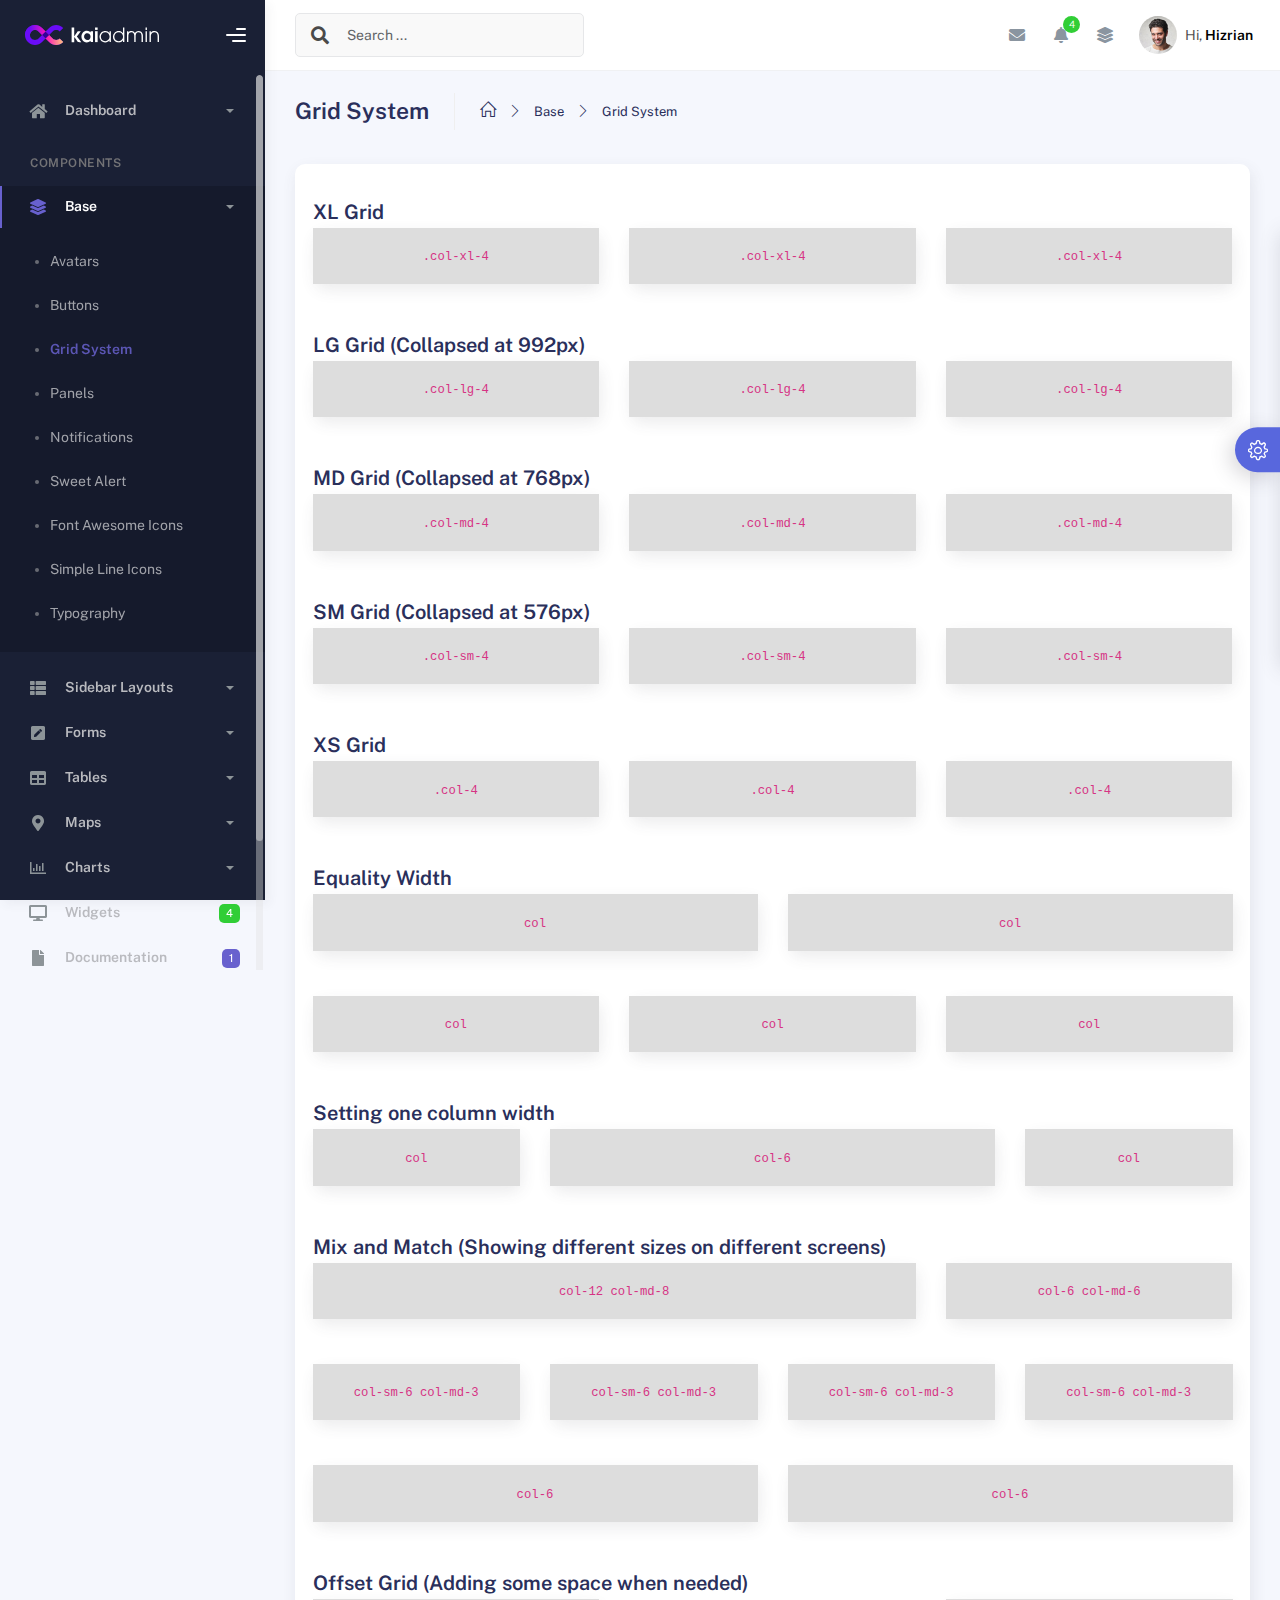
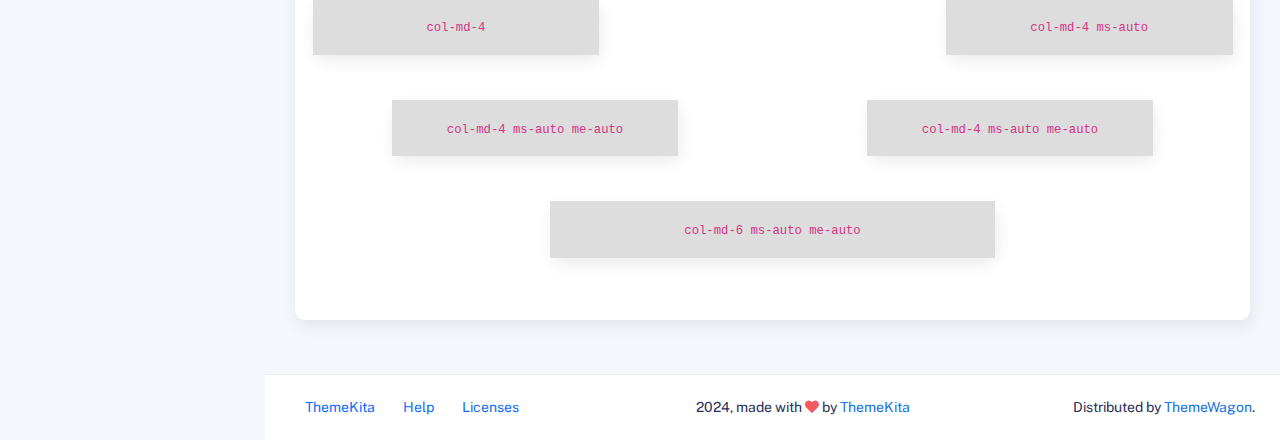
<file: admin/components/gridsystem.html>
<!DOCTYPE html>
<html lang="en">
  <head>
    <meta http-equiv="X-UA-Compatible" content="IE=edge" />
    <title>Grid System - Kaiadmin Bootstrap 5 Admin Dashboard</title>
    <meta
      content="width=device-width, initial-scale=1.0, shrink-to-fit=no"
      name="viewport"
    />
    <link
      rel="icon"
      href="../assets/img/kaiadmin/favicon.ico"
      type="image/x-icon"
    />

    <!-- Fonts and icons -->
    <script src="../assets/js/plugin/webfont/webfont.min.js"></script>
    <script>
      WebFont.load({
        google: { families: ["Public Sans:300,400,500,600,700"] },
        custom: {
          families: [
            "Font Awesome 5 Solid",
            "Font Awesome 5 Regular",
            "Font Awesome 5 Brands",
            "simple-line-icons",
          ],
          urls: ["../assets/css/fonts.min.css"],
        },
        active: function () {
          sessionStorage.fonts = true;
        },
      });
    </script>

    <!-- CSS Files -->
    <link rel="stylesheet" href="../assets/css/bootstrap.min.css" />
    <link rel="stylesheet" href="../assets/css/plugins.min.css" />
    <link rel="stylesheet" href="../assets/css/kaiadmin.min.css" />

    <!-- CSS Just for demo purpose, don't include it in your project -->
    <link rel="stylesheet" href="../assets/css/demo.css" />
  </head>
  <body>
    <div class="wrapper">
      <!-- Sidebar -->
      <div class="sidebar" data-background-color="dark">
        <div class="sidebar-logo">
          <!-- Logo Header -->
          <div class="logo-header" data-background-color="dark">
            <a href="../index.html" class="logo">
              <img
                src="../assets/img/kaiadmin/logo_light.svg"
                alt="navbar brand"
                class="navbar-brand"
                height="20"
              />
            </a>
            <div class="nav-toggle">
              <button class="btn btn-toggle toggle-sidebar">
                <i class="gg-menu-right"></i>
              </button>
              <button class="btn btn-toggle sidenav-toggler">
                <i class="gg-menu-left"></i>
              </button>
            </div>
            <button class="topbar-toggler more">
              <i class="gg-more-vertical-alt"></i>
            </button>
          </div>
          <!-- End Logo Header -->
        </div>
        <div class="sidebar-wrapper scrollbar scrollbar-inner">
          <div class="sidebar-content">
            <ul class="nav nav-secondary">
              <li class="nav-item">
                <a
                  data-bs-toggle="collapse"
                  href="#dashboard"
                  class="collapsed"
                  aria-expanded="false"
                >
                  <i class="fas fa-home"></i>
                  <p>Dashboard</p>
                  <span class="caret"></span>
                </a>
                <div class="collapse" id="dashboard">
                  <ul class="nav nav-collapse">
                    <li>
                      <a href="../../demo1/index.html">
                        <span class="sub-item">Dashboard 1</span>
                      </a>
                    </li>
                  </ul>
                </div>
              </li>
              <li class="nav-section">
                <span class="sidebar-mini-icon">
                  <i class="fa fa-ellipsis-h"></i>
                </span>
                <h4 class="text-section">Components</h4>
              </li>
              <li class="nav-item active submenu">
                <a data-bs-toggle="collapse" href="#base">
                  <i class="fas fa-layer-group"></i>
                  <p>Base</p>
                  <span class="caret"></span>
                </a>
                <div class="collapse show" id="base">
                  <ul class="nav nav-collapse">
                    <li>
                      <a href="../components/avatars.html">
                        <span class="sub-item">Avatars</span>
                      </a>
                    </li>
                    <li>
                      <a href="../components/buttons.html">
                        <span class="sub-item">Buttons</span>
                      </a>
                    </li>
                    <li class="active">
                      <a href="../components/gridsystem.html">
                        <span class="sub-item">Grid System</span>
                      </a>
                    </li>
                    <li>
                      <a href="../components/panels.html">
                        <span class="sub-item">Panels</span>
                      </a>
                    </li>
                    <li>
                      <a href="../components/notifications.html">
                        <span class="sub-item">Notifications</span>
                      </a>
                    </li>
                    <li>
                      <a href="../components/sweetalert.html">
                        <span class="sub-item">Sweet Alert</span>
                      </a>
                    </li>
                    <li>
                      <a href="../components/font-awesome-icons.html">
                        <span class="sub-item">Font Awesome Icons</span>
                      </a>
                    </li>
                    <li>
                      <a href="../components/simple-line-icons.html">
                        <span class="sub-item">Simple Line Icons</span>
                      </a>
                    </li>
                    <li>
                      <a href="../components/typography.html">
                        <span class="sub-item">Typography</span>
                      </a>
                    </li>
                  </ul>
                </div>
              </li>
              <li class="nav-item">
                <a data-bs-toggle="collapse" href="#sidebarLayouts">
                  <i class="fas fa-th-list"></i>
                  <p>Sidebar Layouts</p>
                  <span class="caret"></span>
                </a>
                <div class="collapse" id="sidebarLayouts">
                  <ul class="nav nav-collapse">
                    <li>
                      <a href="../sidebar-style-2.html">
                        <span class="sub-item">Sidebar Style 2</span>
                      </a>
                    </li>
                    <li>
                      <a href="../icon-menu.html">
                        <span class="sub-item">Icon Menu</span>
                      </a>
                    </li>
                  </ul>
                </div>
              </li>
              <li class="nav-item">
                <a data-bs-toggle="collapse" href="#forms">
                  <i class="fas fa-pen-square"></i>
                  <p>Forms</p>
                  <span class="caret"></span>
                </a>
                <div class="collapse" id="forms">
                  <ul class="nav nav-collapse">
                    <li>
                      <a href="../forms/forms.html">
                        <span class="sub-item">Basic Form</span>
                      </a>
                    </li>
                  </ul>
                </div>
              </li>
              <li class="nav-item">
                <a data-bs-toggle="collapse" href="#tables">
                  <i class="fas fa-table"></i>
                  <p>Tables</p>
                  <span class="caret"></span>
                </a>
                <div class="collapse" id="tables">
                  <ul class="nav nav-collapse">
                    <li>
                      <a href="../tables/tables.html">
                        <span class="sub-item">Basic Table</span>
                      </a>
                    </li>
                    <li>
                      <a href="../tables/datatables.html">
                        <span class="sub-item">Datatables</span>
                      </a>
                    </li>
                  </ul>
                </div>
              </li>
              <li class="nav-item">
                <a data-bs-toggle="collapse" href="#maps">
                  <i class="fas fa-map-marker-alt"></i>
                  <p>Maps</p>
                  <span class="caret"></span>
                </a>
                <div class="collapse" id="maps">
                  <ul class="nav nav-collapse">
                    <li>
                      <a href="../maps/googlemaps.html">
                        <span class="sub-item">Google Maps</span>
                      </a>
                    </li>
                    <li>
                      <a href="../maps/jsvectormap.html">
                        <span class="sub-item">Jsvectormap</span>
                      </a>
                    </li>
                  </ul>
                </div>
              </li>
              <li class="nav-item">
                <a data-bs-toggle="collapse" href="#charts">
                  <i class="far fa-chart-bar"></i>
                  <p>Charts</p>
                  <span class="caret"></span>
                </a>
                <div class="collapse" id="charts">
                  <ul class="nav nav-collapse">
                    <li>
                      <a href="../charts/charts.html">
                        <span class="sub-item">Chart Js</span>
                      </a>
                    </li>
                    <li>
                      <a href="../charts/sparkline.html">
                        <span class="sub-item">Sparkline</span>
                      </a>
                    </li>
                  </ul>
                </div>
              </li>
              <li class="nav-item">
                <a href="../widgets.html">
                  <i class="fas fa-desktop"></i>
                  <p>Widgets</p>
                  <span class="badge badge-success">4</span>
                </a>
              </li>
              <li class="nav-item">
                <a href="../../../documentation/index.html">
                  <i class="fas fa-file"></i>
                  <p>Documentation</p>
                  <span class="badge badge-secondary">1</span>
                </a>
              </li>
              <li class="nav-item">
                <a data-bs-toggle="collapse" href="#submenu">
                  <i class="fas fa-bars"></i>
                  <p>Menu Levels</p>
                  <span class="caret"></span>
                </a>
                <div class="collapse" id="submenu">
                  <ul class="nav nav-collapse">
                    <li>
                      <a data-bs-toggle="collapse" href="#subnav1">
                        <span class="sub-item">Level 1</span>
                        <span class="caret"></span>
                      </a>
                      <div class="collapse" id="subnav1">
                        <ul class="nav nav-collapse subnav">
                          <li>
                            <a href="#">
                              <span class="sub-item">Level 2</span>
                            </a>
                          </li>
                          <li>
                            <a href="#">
                              <span class="sub-item">Level 2</span>
                            </a>
                          </li>
                        </ul>
                      </div>
                    </li>
                    <li>
                      <a data-bs-toggle="collapse" href="#subnav2">
                        <span class="sub-item">Level 1</span>
                        <span class="caret"></span>
                      </a>
                      <div class="collapse" id="subnav2">
                        <ul class="nav nav-collapse subnav">
                          <li>
                            <a href="#">
                              <span class="sub-item">Level 2</span>
                            </a>
                          </li>
                        </ul>
                      </div>
                    </li>
                    <li>
                      <a href="#">
                        <span class="sub-item">Level 1</span>
                      </a>
                    </li>
                  </ul>
                </div>
              </li>
            </ul>
          </div>
        </div>
      </div>
      <!-- End Sidebar -->

      <div class="main-panel">
        <div class="main-header">
          <div class="main-header-logo">
            <!-- Logo Header -->
            <div class="logo-header" data-background-color="dark">
              <a href="../index.html" class="logo">
                <img
                  src="../assets/img/kaiadmin/logo_light.svg"
                  alt="navbar brand"
                  class="navbar-brand"
                  height="20"
                />
              </a>
              <div class="nav-toggle">
                <button class="btn btn-toggle toggle-sidebar">
                  <i class="gg-menu-right"></i>
                </button>
                <button class="btn btn-toggle sidenav-toggler">
                  <i class="gg-menu-left"></i>
                </button>
              </div>
              <button class="topbar-toggler more">
                <i class="gg-more-vertical-alt"></i>
              </button>
            </div>
            <!-- End Logo Header -->
          </div>
          <!-- Navbar Header -->
          <nav
            class="navbar navbar-header navbar-header-transparent navbar-expand-lg border-bottom"
          >
            <div class="container-fluid">
              <nav
                class="navbar navbar-header-left navbar-expand-lg navbar-form nav-search p-0 d-none d-lg-flex"
              >
                <div class="input-group">
                  <div class="input-group-prepend">
                    <button type="submit" class="btn btn-search pe-1">
                      <i class="fa fa-search search-icon"></i>
                    </button>
                  </div>
                  <input
                    type="text"
                    placeholder="Search ..."
                    class="form-control"
                  />
                </div>
              </nav>

              <ul class="navbar-nav topbar-nav ms-md-auto align-items-center">
                <li
                  class="nav-item topbar-icon dropdown hidden-caret d-flex d-lg-none"
                >
                  <a
                    class="nav-link dropdown-toggle"
                    data-bs-toggle="dropdown"
                    href="#"
                    role="button"
                    aria-expanded="false"
                    aria-haspopup="true"
                  >
                    <i class="fa fa-search"></i>
                  </a>
                  <ul class="dropdown-menu dropdown-search animated fadeIn">
                    <form class="navbar-left navbar-form nav-search">
                      <div class="input-group">
                        <input
                          type="text"
                          placeholder="Search ..."
                          class="form-control"
                        />
                      </div>
                    </form>
                  </ul>
                </li>
                <li class="nav-item topbar-icon dropdown hidden-caret">
                  <a
                    class="nav-link dropdown-toggle"
                    href="#"
                    id="messageDropdown"
                    role="button"
                    data-bs-toggle="dropdown"
                    aria-haspopup="true"
                    aria-expanded="false"
                  >
                    <i class="fa fa-envelope"></i>
                  </a>
                  <ul
                    class="dropdown-menu messages-notif-box animated fadeIn"
                    aria-labelledby="messageDropdown"
                  >
                    <li>
                      <div
                        class="dropdown-title d-flex justify-content-between align-items-center"
                      >
                        Messages
                        <a href="#" class="small">Mark all as read</a>
                      </div>
                    </li>
                    <li>
                      <div class="message-notif-scroll scrollbar-outer">
                        <div class="notif-center">
                          <a href="#">
                            <div class="notif-img">
                              <img
                                src="../assets/img/jm_denis.jpg"
                                alt="Img Profile"
                              />
                            </div>
                            <div class="notif-content">
                              <span class="subject">Jimmy Denis</span>
                              <span class="block"> How are you ? </span>
                              <span class="time">5 minutes ago</span>
                            </div>
                          </a>
                          <a href="#">
                            <div class="notif-img">
                              <img
                                src="../assets/img/chadengle.jpg"
                                alt="Img Profile"
                              />
                            </div>
                            <div class="notif-content">
                              <span class="subject">Chad</span>
                              <span class="block"> Ok, Thanks ! </span>
                              <span class="time">12 minutes ago</span>
                            </div>
                          </a>
                          <a href="#">
                            <div class="notif-img">
                              <img
                                src="../assets/img/mlane.jpg"
                                alt="Img Profile"
                              />
                            </div>
                            <div class="notif-content">
                              <span class="subject">Jhon Doe</span>
                              <span class="block">
                                Ready for the meeting today...
                              </span>
                              <span class="time">12 minutes ago</span>
                            </div>
                          </a>
                          <a href="#">
                            <div class="notif-img">
                              <img
                                src="../assets/img/talha.jpg"
                                alt="Img Profile"
                              />
                            </div>
                            <div class="notif-content">
                              <span class="subject">Talha</span>
                              <span class="block"> Hi, Apa Kabar ? </span>
                              <span class="time">17 minutes ago</span>
                            </div>
                          </a>
                        </div>
                      </div>
                    </li>
                    <li>
                      <a class="see-all" href="javascript:void(0);"
                        >See all messages<i class="fa fa-angle-right"></i>
                      </a>
                    </li>
                  </ul>
                </li>
                <li class="nav-item topbar-icon dropdown hidden-caret">
                  <a
                    class="nav-link dropdown-toggle"
                    href="#"
                    id="notifDropdown"
                    role="button"
                    data-bs-toggle="dropdown"
                    aria-haspopup="true"
                    aria-expanded="false"
                  >
                    <i class="fa fa-bell"></i>
                    <span class="notification">4</span>
                  </a>
                  <ul
                    class="dropdown-menu notif-box animated fadeIn"
                    aria-labelledby="notifDropdown"
                  >
                    <li>
                      <div class="dropdown-title">
                        You have 4 new notification
                      </div>
                    </li>
                    <li>
                      <div class="notif-scroll scrollbar-outer">
                        <div class="notif-center">
                          <a href="#">
                            <div class="notif-icon notif-primary">
                              <i class="fa fa-user-plus"></i>
                            </div>
                            <div class="notif-content">
                              <span class="block"> New user registered </span>
                              <span class="time">5 minutes ago</span>
                            </div>
                          </a>
                          <a href="#">
                            <div class="notif-icon notif-success">
                              <i class="fa fa-comment"></i>
                            </div>
                            <div class="notif-content">
                              <span class="block">
                                Rahmad commented on Admin
                              </span>
                              <span class="time">12 minutes ago</span>
                            </div>
                          </a>
                          <a href="#">
                            <div class="notif-img">
                              <img
                                src="../assets/img/profile2.jpg"
                                alt="Img Profile"
                              />
                            </div>
                            <div class="notif-content">
                              <span class="block">
                                Reza send messages to you
                              </span>
                              <span class="time">12 minutes ago</span>
                            </div>
                          </a>
                          <a href="#">
                            <div class="notif-icon notif-danger">
                              <i class="fa fa-heart"></i>
                            </div>
                            <div class="notif-content">
                              <span class="block"> Farrah liked Admin </span>
                              <span class="time">17 minutes ago</span>
                            </div>
                          </a>
                        </div>
                      </div>
                    </li>
                    <li>
                      <a class="see-all" href="javascript:void(0);"
                        >See all notifications<i class="fa fa-angle-right"></i>
                      </a>
                    </li>
                  </ul>
                </li>
                <li class="nav-item topbar-icon dropdown hidden-caret">
                  <a
                    class="nav-link"
                    data-bs-toggle="dropdown"
                    href="#"
                    aria-expanded="false"
                  >
                    <i class="fas fa-layer-group"></i>
                  </a>
                  <div class="dropdown-menu quick-actions animated fadeIn">
                    <div class="quick-actions-header">
                      <span class="title mb-1">Quick Actions</span>
                      <span class="subtitle op-7">Shortcuts</span>
                    </div>
                    <div class="quick-actions-scroll scrollbar-outer">
                      <div class="quick-actions-items">
                        <div class="row m-0">
                          <a class="col-6 col-md-4 p-0" href="#">
                            <div class="quick-actions-item">
                              <div class="avatar-item bg-danger rounded-circle">
                                <i class="far fa-calendar-alt"></i>
                              </div>
                              <span class="text">Calendar</span>
                            </div>
                          </a>
                          <a class="col-6 col-md-4 p-0" href="#">
                            <div class="quick-actions-item">
                              <div
                                class="avatar-item bg-warning rounded-circle"
                              >
                                <i class="fas fa-map"></i>
                              </div>
                              <span class="text">Maps</span>
                            </div>
                          </a>
                          <a class="col-6 col-md-4 p-0" href="#">
                            <div class="quick-actions-item">
                              <div class="avatar-item bg-info rounded-circle">
                                <i class="fas fa-file-excel"></i>
                              </div>
                              <span class="text">Reports</span>
                            </div>
                          </a>
                          <a class="col-6 col-md-4 p-0" href="#">
                            <div class="quick-actions-item">
                              <div
                                class="avatar-item bg-success rounded-circle"
                              >
                                <i class="fas fa-envelope"></i>
                              </div>
                              <span class="text">Emails</span>
                            </div>
                          </a>
                          <a class="col-6 col-md-4 p-0" href="#">
                            <div class="quick-actions-item">
                              <div
                                class="avatar-item bg-primary rounded-circle"
                              >
                                <i class="fas fa-file-invoice-dollar"></i>
                              </div>
                              <span class="text">Invoice</span>
                            </div>
                          </a>
                          <a class="col-6 col-md-4 p-0" href="#">
                            <div class="quick-actions-item">
                              <div
                                class="avatar-item bg-secondary rounded-circle"
                              >
                                <i class="fas fa-credit-card"></i>
                              </div>
                              <span class="text">Payments</span>
                            </div>
                          </a>
                        </div>
                      </div>
                    </div>
                  </div>
                </li>

                <li class="nav-item topbar-user dropdown hidden-caret">
                  <a
                    class="dropdown-toggle profile-pic"
                    data-bs-toggle="dropdown"
                    href="#"
                    aria-expanded="false"
                  >
                    <div class="avatar-sm">
                      <img
                        src="../assets/img/profile.jpg"
                        alt="..."
                        class="avatar-img rounded-circle"
                      />
                    </div>
                    <span class="profile-username">
                      <span class="op-7">Hi,</span>
                      <span class="fw-bold">Hizrian</span>
                    </span>
                  </a>
                  <ul class="dropdown-menu dropdown-user animated fadeIn">
                    <div class="dropdown-user-scroll scrollbar-outer">
                      <li>
                        <div class="user-box">
                          <div class="avatar-lg">
                            <img
                              src="../assets/img/profile.jpg"
                              alt="image profile"
                              class="avatar-img rounded"
                            />
                          </div>
                          <div class="u-text">
                            <h4>Hizrian</h4>
                            <p class="text-muted">hello@example.com</p>
                            <a
                              href="profile.html"
                              class="btn btn-xs btn-secondary btn-sm"
                              >View Profile</a
                            >
                          </div>
                        </div>
                      </li>
                      <li>
                        <div class="dropdown-divider"></div>
                        <a class="dropdown-item" href="#">My Profile</a>
                        <a class="dropdown-item" href="#">My Balance</a>
                        <a class="dropdown-item" href="#">Inbox</a>
                        <div class="dropdown-divider"></div>
                        <a class="dropdown-item" href="#">Account Setting</a>
                        <div class="dropdown-divider"></div>
                        <a class="dropdown-item" href="#">Logout</a>
                      </li>
                    </div>
                  </ul>
                </li>
              </ul>
            </div>
          </nav>
          <!-- End Navbar -->
        </div>

        <div class="container">
          <div class="page-inner">
            <div class="page-header">
              <h3 class="fw-bold mb-3">Grid System</h3>
              <ul class="breadcrumbs mb-3">
                <li class="nav-home">
                  <a href="#">
                    <i class="icon-home"></i>
                  </a>
                </li>
                <li class="separator">
                  <i class="icon-arrow-right"></i>
                </li>
                <li class="nav-item">
                  <a href="#">Base</a>
                </li>
                <li class="separator">
                  <i class="icon-arrow-right"></i>
                </li>
                <li class="nav-item">
                  <a href="#">Grid System</a>
                </li>
              </ul>
            </div>
            <div class="card">
              <div class="card-body">
                <h4 class="card-title mt-3">XL Grid</h4>
                <div class="row row-demo-grid">
                  <div class="col-xl-4">
                    <div class="card">
                      <div class="card-body"><code>.col-xl-4</code></div>
                    </div>
                  </div>
                  <div class="col-xl-4">
                    <div class="card">
                      <div class="card-body"><code>.col-xl-4</code></div>
                    </div>
                  </div>
                  <div class="col-xl-4">
                    <div class="card">
                      <div class="card-body"><code>.col-xl-4</code></div>
                    </div>
                  </div>
                </div>

                <h4 class="card-title">LG Grid (Collapsed at 992px)</h4>
                <div class="row row-demo-grid">
                  <div class="col-lg-4">
                    <div class="card">
                      <div class="card-body"><code>.col-lg-4</code></div>
                    </div>
                  </div>
                  <div class="col-lg-4">
                    <div class="card">
                      <div class="card-body"><code>.col-lg-4</code></div>
                    </div>
                  </div>
                  <div class="col-lg-4">
                    <div class="card">
                      <div class="card-body"><code>.col-lg-4</code></div>
                    </div>
                  </div>
                </div>

                <h4 class="card-title">MD Grid (Collapsed at 768px)</h4>
                <div class="row row-demo-grid">
                  <div class="col-md-4">
                    <div class="card">
                      <div class="card-body"><code>.col-md-4</code></div>
                    </div>
                  </div>
                  <div class="col-md-4">
                    <div class="card">
                      <div class="card-body"><code>.col-md-4</code></div>
                    </div>
                  </div>
                  <div class="col-md-4">
                    <div class="card">
                      <div class="card-body"><code>.col-md-4</code></div>
                    </div>
                  </div>
                </div>

                <h4 class="card-title">SM Grid (Collapsed at 576px)</h4>
                <div class="row row-demo-grid">
                  <div class="col-sm-4">
                    <div class="card">
                      <div class="card-body"><code>.col-sm-4</code></div>
                    </div>
                  </div>
                  <div class="col-sm-4">
                    <div class="card">
                      <div class="card-body"><code>.col-sm-4</code></div>
                    </div>
                  </div>
                  <div class="col-sm-4">
                    <div class="card">
                      <div class="card-body"><code>.col-sm-4</code></div>
                    </div>
                  </div>
                </div>

                <h4 class="card-title">XS Grid</h4>
                <div class="row row-demo-grid">
                  <div class="col-4">
                    <div class="card">
                      <div class="card-body"><code>.col-4</code></div>
                    </div>
                  </div>
                  <div class="col-4">
                    <div class="card">
                      <div class="card-body"><code>.col-4</code></div>
                    </div>
                  </div>
                  <div class="col-4">
                    <div class="card">
                      <div class="card-body"><code>.col-4</code></div>
                    </div>
                  </div>
                </div>

                <h4 class="card-title">Equality Width</h4>
                <div class="row row-demo-grid">
                  <div class="col">
                    <div class="card">
                      <div class="card-body"><code>col</code></div>
                    </div>
                  </div>
                  <div class="col">
                    <div class="card">
                      <div class="card-body"><code>col</code></div>
                    </div>
                  </div>
                </div>
                <div class="row row-demo-grid">
                  <div class="col">
                    <div class="card">
                      <div class="card-body"><code>col</code></div>
                    </div>
                  </div>
                  <div class="col">
                    <div class="card">
                      <div class="card-body"><code>col</code></div>
                    </div>
                  </div>
                  <div class="col">
                    <div class="card">
                      <div class="card-body"><code>col</code></div>
                    </div>
                  </div>
                </div>

                <h4 class="card-title">Setting one column width</h4>
                <div class="row row-demo-grid">
                  <div class="col">
                    <div class="card">
                      <div class="card-body"><code>col</code></div>
                    </div>
                  </div>
                  <div class="col-6">
                    <div class="card">
                      <div class="card-body"><code>col-6</code></div>
                    </div>
                  </div>
                  <div class="col">
                    <div class="card">
                      <div class="card-body"><code>col</code></div>
                    </div>
                  </div>
                </div>

                <h4 class="card-title">
                  Mix and Match (Showing different sizes on different screens)
                </h4>
                <!-- Stack the columns on mobile by making one full-width and the other half-width -->
                <div class="row row-demo-grid">
                  <div class="col-12 col-md-8">
                    <div class="card">
                      <div class="card-body"><code>col-12 col-md-8</code></div>
                    </div>
                  </div>
                  <div class="col-6 col-md-4">
                    <div class="card">
                      <div class="card-body"><code>col-6 col-md-6</code></div>
                    </div>
                  </div>
                </div>

                <!-- Columns start at 50% wide on mobile and bump up to 33.3% wide on desktop -->
                <div class="row row-demo-grid">
                  <div class="col-sm-6 col-md-3">
                    <div class="card">
                      <div class="card-body">
                        <code>col-sm-6 col-md-3</code>
                      </div>
                    </div>
                  </div>
                  <div class="col-sm-6 col-md-3">
                    <div class="card">
                      <div class="card-body">
                        <code>col-sm-6 col-md-3</code>
                      </div>
                    </div>
                  </div>
                  <div class="col-sm-6 col-md-3">
                    <div class="card">
                      <div class="card-body">
                        <code>col-sm-6 col-md-3</code>
                      </div>
                    </div>
                  </div>
                  <div class="col-sm-6 col-md-3">
                    <div class="card">
                      <div class="card-body">
                        <code>col-sm-6 col-md-3</code>
                      </div>
                    </div>
                  </div>
                </div>

                <!-- Columns are always 50% wide, on mobile and desktop -->
                <div class="row row-demo-grid">
                  <div class="col-6">
                    <div class="card">
                      <div class="card-body"><code>col-6</code></div>
                    </div>
                  </div>
                  <div class="col-6">
                    <div class="card">
                      <div class="card-body"><code>col-6</code></div>
                    </div>
                  </div>
                </div>

                <h4 class="card-title">
                  Offset Grid (Adding some space when needed)
                </h4>
                <div class="row row-demo-grid">
                  <div class="col-md-4">
                    <div class="card">
                      <div class="card-body text-center">
                        <code>col-md-4</code>
                      </div>
                    </div>
                  </div>
                  <div class="col-md-4 ms-auto">
                    <div class="card">
                      <div class="card-body text-center">
                        <code>col-md-4 ms-auto</code>
                      </div>
                    </div>
                  </div>
                </div>

                <div class="row row-demo-grid">
                  <div class="col-md-4 ms-auto me-auto">
                    <div class="card">
                      <div class="card-body text-center">
                        <code>col-md-4 ms-auto me-auto</code>
                      </div>
                    </div>
                  </div>
                  <div class="col-md-4 ms-auto me-auto">
                    <div class="card">
                      <div class="card-body text-center">
                        <code>col-md-4 ms-auto me-auto</code>
                      </div>
                    </div>
                  </div>
                </div>

                <div class="row row-demo-grid">
                  <div class="col-md-6 ms-auto me-auto">
                    <div class="card">
                      <div class="card-body text-center">
                        <code>col-md-6 ms-auto me-auto</code>
                      </div>
                    </div>
                  </div>
                </div>
              </div>
            </div>
          </div>

        <footer class="footer">
          <div class="container-fluid d-flex justify-content-between">
            <nav class="pull-left">
              <ul class="nav">
                <li class="nav-item">
                  <a class="nav-link" href="http://www.themekita.com">
                    ThemeKita
                  </a>
                </li>
                <li class="nav-item">
                  <a class="nav-link" href="#"> Help </a>
                </li>
                <li class="nav-item">
                  <a class="nav-link" href="#"> Licenses </a>
                </li>
              </ul>
            </nav>
            <div class="copyright">
              2024, made with <i class="fa fa-heart heart text-danger"></i> by
              <a href="http://www.themekita.com">ThemeKita</a>
            </div>
            <div>
              Distributed by
              <a target="_blank" href="https://themewagon.com/">ThemeWagon</a>.
            </div>
          </div>
        </footer>
      </div>

      <!-- Custom template | don't include it in your project! -->
      <div class="custom-template">
        <div class="title">Settings</div>
        <div class="custom-content">
          <div class="switcher">
            <div class="switch-block">
              <h4>Logo Header</h4>
              <div class="btnSwitch">
                <button
                  type="button"
                  class="selected changeLogoHeaderColor"
                  data-color="dark"
                ></button>
                <button
                  type="button"
                  class="selected changeLogoHeaderColor"
                  data-color="blue"
                ></button>
                <button
                  type="button"
                  class="changeLogoHeaderColor"
                  data-color="purple"
                ></button>
                <button
                  type="button"
                  class="changeLogoHeaderColor"
                  data-color="light-blue"
                ></button>
                <button
                  type="button"
                  class="changeLogoHeaderColor"
                  data-color="green"
                ></button>
                <button
                  type="button"
                  class="changeLogoHeaderColor"
                  data-color="orange"
                ></button>
                <button
                  type="button"
                  class="changeLogoHeaderColor"
                  data-color="red"
                ></button>
                <button
                  type="button"
                  class="changeLogoHeaderColor"
                  data-color="white"
                ></button>
                <br />
                <button
                  type="button"
                  class="changeLogoHeaderColor"
                  data-color="dark2"
                ></button>
                <button
                  type="button"
                  class="changeLogoHeaderColor"
                  data-color="blue2"
                ></button>
                <button
                  type="button"
                  class="changeLogoHeaderColor"
                  data-color="purple2"
                ></button>
                <button
                  type="button"
                  class="changeLogoHeaderColor"
                  data-color="light-blue2"
                ></button>
                <button
                  type="button"
                  class="changeLogoHeaderColor"
                  data-color="green2"
                ></button>
                <button
                  type="button"
                  class="changeLogoHeaderColor"
                  data-color="orange2"
                ></button>
                <button
                  type="button"
                  class="changeLogoHeaderColor"
                  data-color="red2"
                ></button>
              </div>
            </div>
            <div class="switch-block">
              <h4>Navbar Header</h4>
              <div class="btnSwitch">
                <button
                  type="button"
                  class="changeTopBarColor"
                  data-color="dark"
                ></button>
                <button
                  type="button"
                  class="changeTopBarColor"
                  data-color="blue"
                ></button>
                <button
                  type="button"
                  class="changeTopBarColor"
                  data-color="purple"
                ></button>
                <button
                  type="button"
                  class="changeTopBarColor"
                  data-color="light-blue"
                ></button>
                <button
                  type="button"
                  class="changeTopBarColor"
                  data-color="green"
                ></button>
                <button
                  type="button"
                  class="changeTopBarColor"
                  data-color="orange"
                ></button>
                <button
                  type="button"
                  class="changeTopBarColor"
                  data-color="red"
                ></button>
                <button
                  type="button"
                  class="changeTopBarColor"
                  data-color="white"
                ></button>
                <br />
                <button
                  type="button"
                  class="changeTopBarColor"
                  data-color="dark2"
                ></button>
                <button
                  type="button"
                  class="selected changeTopBarColor"
                  data-color="blue2"
                ></button>
                <button
                  type="button"
                  class="changeTopBarColor"
                  data-color="purple2"
                ></button>
                <button
                  type="button"
                  class="changeTopBarColor"
                  data-color="light-blue2"
                ></button>
                <button
                  type="button"
                  class="changeTopBarColor"
                  data-color="green2"
                ></button>
                <button
                  type="button"
                  class="changeTopBarColor"
                  data-color="orange2"
                ></button>
                <button
                  type="button"
                  class="changeTopBarColor"
                  data-color="red2"
                ></button>
              </div>
            </div>
            <div class="switch-block">
              <h4>Sidebar</h4>
              <div class="btnSwitch">
                <button
                  type="button"
                  class="selected changeSideBarColor"
                  data-color="white"
                ></button>
                <button
                  type="button"
                  class="changeSideBarColor"
                  data-color="dark"
                ></button>
                <button
                  type="button"
                  class="changeSideBarColor"
                  data-color="dark2"
                ></button>
              </div>
            </div>
          </div>
        </div>
        <div class="custom-toggle">
          <i class="icon-settings"></i>
        </div>
      </div>
      <!-- End Custom template -->
    </div>
    <!--   Core JS Files   -->
    <script src="../assets/js/core/jquery-3.7.1.min.js"></script>
    <script src="../assets/js/core/popper.min.js"></script>
    <script src="../assets/js/core/bootstrap.min.js"></script>

    <!-- jQuery Scrollbar -->
    <script src="../assets/js/plugin/jquery-scrollbar/jquery.scrollbar.min.js"></script>
    <!-- Moment JS -->
    <script src="../assets/js/plugin/moment/moment.min.js"></script>

    <!-- Chart JS -->
    <script src="../assets/js/plugin/chart.js/chart.min.js"></script>

    <!-- jQuery Sparkline -->
    <script src="../assets/js/plugin/jquery.sparkline/jquery.sparkline.min.js"></script>

    <!-- Chart Circle -->
    <script src="../assets/js/plugin/chart-circle/circles.min.js"></script>

    <!-- Datatables -->
    <script src="../assets/js/plugin/datatables/datatables.min.js"></script>

    <!-- Bootstrap Notify -->
    <script src="../assets/js/plugin/bootstrap-notify/bootstrap-notify.min.js"></script>

    <!-- jQuery Vector Maps -->
    <script src="../assets/js/plugin/jsvectormap/jsvectormap.min.js"></script>
    <script src="../assets/js/plugin/jsvectormap/world.js"></script>

    <!-- Sweet Alert -->
    <script src="../assets/js/plugin/sweetalert/sweetalert.min.js"></script>

    <!-- Kaiadmin JS -->
    <script src="../assets/js/kaiadmin.min.js"></script>

    <!-- Kaiadmin DEMO methods, don't include it in your project! -->
    <script src="../assets/js/setting-demo2.js"></script>
  </body>
</html>
</file>
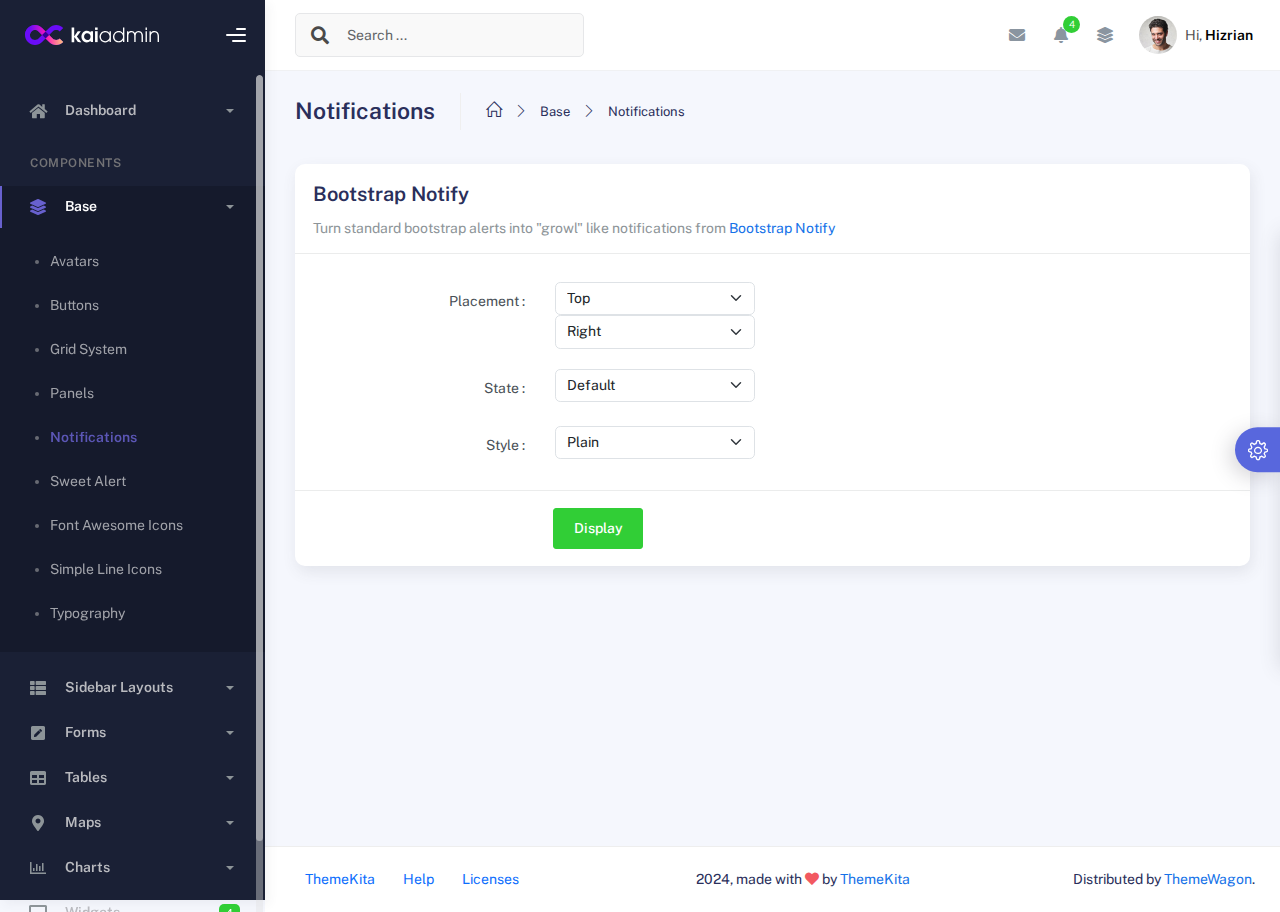
<file: admin/components/notifications.html>
<!DOCTYPE html>
<html lang="en">
  <head>
    <meta http-equiv="X-UA-Compatible" content="IE=edge" />
    <title>Notifications - Kaiadmin Bootstrap 5 Admin Dashboard</title>
    <meta
      content="width=device-width, initial-scale=1.0, shrink-to-fit=no"
      name="viewport"
    />
    <link
      rel="icon"
      href="../assets/img/kaiadmin/favicon.ico"
      type="image/x-icon"
    />

    <!-- Fonts and icons -->
    <script src="../assets/js/plugin/webfont/webfont.min.js"></script>
    <script>
      WebFont.load({
        google: { families: ["Public Sans:300,400,500,600,700"] },
        custom: {
          families: [
            "Font Awesome 5 Solid",
            "Font Awesome 5 Regular",
            "Font Awesome 5 Brands",
            "simple-line-icons",
          ],
          urls: ["../assets/css/fonts.min.css"],
        },
        active: function () {
          sessionStorage.fonts = true;
        },
      });
    </script>

    <!-- CSS Files -->
    <link rel="stylesheet" href="../assets/css/bootstrap.min.css" />
    <link rel="stylesheet" href="../assets/css/plugins.min.css" />
    <link rel="stylesheet" href="../assets/css/kaiadmin.min.css" />

    <!-- CSS Just for demo purpose, don't include it in your project -->
    <link rel="stylesheet" href="../assets/css/demo.css" />
  </head>
  <body>
    <div class="wrapper">
      <!-- Sidebar -->
      <div class="sidebar" data-background-color="dark">
        <div class="sidebar-logo">
          <!-- Logo Header -->
          <div class="logo-header" data-background-color="dark">
            <a href="../index.html" class="logo">
              <img
                src="../assets/img/kaiadmin/logo_light.svg"
                alt="navbar brand"
                class="navbar-brand"
                height="20"
              />
            </a>
            <div class="nav-toggle">
              <button class="btn btn-toggle toggle-sidebar">
                <i class="gg-menu-right"></i>
              </button>
              <button class="btn btn-toggle sidenav-toggler">
                <i class="gg-menu-left"></i>
              </button>
            </div>
            <button class="topbar-toggler more">
              <i class="gg-more-vertical-alt"></i>
            </button>
          </div>
          <!-- End Logo Header -->
        </div>
        <div class="sidebar-wrapper scrollbar scrollbar-inner">
          <div class="sidebar-content">
            <ul class="nav nav-secondary">
              <li class="nav-item">
                <a
                  data-bs-toggle="collapse"
                  href="#dashboard"
                  class="collapsed"
                  aria-expanded="false"
                >
                  <i class="fas fa-home"></i>
                  <p>Dashboard</p>
                  <span class="caret"></span>
                </a>
                <div class="collapse" id="dashboard">
                  <ul class="nav nav-collapse">
                    <li>
                      <a href="../../demo1/index.html">
                        <span class="sub-item">Dashboard 1</span>
                      </a>
                    </li>
                  </ul>
                </div>
              </li>
              <li class="nav-section">
                <span class="sidebar-mini-icon">
                  <i class="fa fa-ellipsis-h"></i>
                </span>
                <h4 class="text-section">Components</h4>
              </li>
              <li class="nav-item active submenu">
                <a data-bs-toggle="collapse" href="#base">
                  <i class="fas fa-layer-group"></i>
                  <p>Base</p>
                  <span class="caret"></span>
                </a>
                <div class="collapse show" id="base">
                  <ul class="nav nav-collapse">
                    <li>
                      <a href="../components/avatars.html">
                        <span class="sub-item">Avatars</span>
                      </a>
                    </li>
                    <li>
                      <a href="../components/buttons.html">
                        <span class="sub-item">Buttons</span>
                      </a>
                    </li>
                    <li>
                      <a href="../components/gridsystem.html">
                        <span class="sub-item">Grid System</span>
                      </a>
                    </li>
                    <li>
                      <a href="../components/panels.html">
                        <span class="sub-item">Panels</span>
                      </a>
                    </li>
                    <li class="active">
                      <a href="../components/notifications.html">
                        <span class="sub-item">Notifications</span>
                      </a>
                    </li>
                    <li>
                      <a href="../components/sweetalert.html">
                        <span class="sub-item">Sweet Alert</span>
                      </a>
                    </li>
                    <li>
                      <a href="../components/font-awesome-icons.html">
                        <span class="sub-item">Font Awesome Icons</span>
                      </a>
                    </li>
                    <li>
                      <a href="../components/simple-line-icons.html">
                        <span class="sub-item">Simple Line Icons</span>
                      </a>
                    </li>
                    <li>
                      <a href="../components/typography.html">
                        <span class="sub-item">Typography</span>
                      </a>
                    </li>
                  </ul>
                </div>
              </li>
              <li class="nav-item">
                <a data-bs-toggle="collapse" href="#sidebarLayouts">
                  <i class="fas fa-th-list"></i>
                  <p>Sidebar Layouts</p>
                  <span class="caret"></span>
                </a>
                <div class="collapse" id="sidebarLayouts">
                  <ul class="nav nav-collapse">
                    <li>
                      <a href="../sidebar-style-2.html">
                        <span class="sub-item">Sidebar Style 2</span>
                      </a>
                    </li>
                    <li>
                      <a href="../icon-menu.html">
                        <span class="sub-item">Icon Menu</span>
                      </a>
                    </li>
                  </ul>
                </div>
              </li>
              <li class="nav-item">
                <a data-bs-toggle="collapse" href="#forms">
                  <i class="fas fa-pen-square"></i>
                  <p>Forms</p>
                  <span class="caret"></span>
                </a>
                <div class="collapse" id="forms">
                  <ul class="nav nav-collapse">
                    <li>
                      <a href="../forms/forms.html">
                        <span class="sub-item">Basic Form</span>
                      </a>
                    </li>
                  </ul>
                </div>
              </li>
              <li class="nav-item">
                <a data-bs-toggle="collapse" href="#tables">
                  <i class="fas fa-table"></i>
                  <p>Tables</p>
                  <span class="caret"></span>
                </a>
                <div class="collapse" id="tables">
                  <ul class="nav nav-collapse">
                    <li>
                      <a href="../tables/tables.html">
                        <span class="sub-item">Basic Table</span>
                      </a>
                    </li>
                    <li>
                      <a href="../tables/datatables.html">
                        <span class="sub-item">Datatables</span>
                      </a>
                    </li>
                  </ul>
                </div>
              </li>
              <li class="nav-item">
                <a data-bs-toggle="collapse" href="#maps">
                  <i class="fas fa-map-marker-alt"></i>
                  <p>Maps</p>
                  <span class="caret"></span>
                </a>
                <div class="collapse" id="maps">
                  <ul class="nav nav-collapse">
                    <li>
                      <a href="../maps/googlemaps.html">
                        <span class="sub-item">Google Maps</span>
                      </a>
                    </li>
                    <li>
                      <a href="../maps/jsvectormap.html">
                        <span class="sub-item">Jsvectormap</span>
                      </a>
                    </li>
                  </ul>
                </div>
              </li>
              <li class="nav-item">
                <a data-bs-toggle="collapse" href="#charts">
                  <i class="far fa-chart-bar"></i>
                  <p>Charts</p>
                  <span class="caret"></span>
                </a>
                <div class="collapse" id="charts">
                  <ul class="nav nav-collapse">
                    <li>
                      <a href="../charts/charts.html">
                        <span class="sub-item">Chart Js</span>
                      </a>
                    </li>
                    <li>
                      <a href="../charts/sparkline.html">
                        <span class="sub-item">Sparkline</span>
                      </a>
                    </li>
                  </ul>
                </div>
              </li>
              <li class="nav-item">
                <a href="../widgets.html">
                  <i class="fas fa-desktop"></i>
                  <p>Widgets</p>
                  <span class="badge badge-success">4</span>
                </a>
              </li>
              <li class="nav-item">
                <a href="../../../documentation/index.html">
                  <i class="fas fa-file"></i>
                  <p>Documentation</p>
                  <span class="badge badge-secondary">1</span>
                </a>
              </li>
              <li class="nav-item">
                <a data-bs-toggle="collapse" href="#submenu">
                  <i class="fas fa-bars"></i>
                  <p>Menu Levels</p>
                  <span class="caret"></span>
                </a>
                <div class="collapse" id="submenu">
                  <ul class="nav nav-collapse">
                    <li>
                      <a data-bs-toggle="collapse" href="#subnav1">
                        <span class="sub-item">Level 1</span>
                        <span class="caret"></span>
                      </a>
                      <div class="collapse" id="subnav1">
                        <ul class="nav nav-collapse subnav">
                          <li>
                            <a href="#">
                              <span class="sub-item">Level 2</span>
                            </a>
                          </li>
                          <li>
                            <a href="#">
                              <span class="sub-item">Level 2</span>
                            </a>
                          </li>
                        </ul>
                      </div>
                    </li>
                    <li>
                      <a data-bs-toggle="collapse" href="#subnav2">
                        <span class="sub-item">Level 1</span>
                        <span class="caret"></span>
                      </a>
                      <div class="collapse" id="subnav2">
                        <ul class="nav nav-collapse subnav">
                          <li>
                            <a href="#">
                              <span class="sub-item">Level 2</span>
                            </a>
                          </li>
                        </ul>
                      </div>
                    </li>
                    <li>
                      <a href="#">
                        <span class="sub-item">Level 1</span>
                      </a>
                    </li>
                  </ul>
                </div>
              </li>
            </ul>
          </div>
        </div>
      </div>
      <!-- End Sidebar -->

      <div class="main-panel">
        <div class="main-header">
          <div class="main-header-logo">
            <!-- Logo Header -->
            <div class="logo-header" data-background-color="dark">
              <a href="../index.html" class="logo">
                <img
                  src="../assets/img/kaiadmin/logo_light.svg"
                  alt="navbar brand"
                  class="navbar-brand"
                  height="20"
                />
              </a>
              <div class="nav-toggle">
                <button class="btn btn-toggle toggle-sidebar">
                  <i class="gg-menu-right"></i>
                </button>
                <button class="btn btn-toggle sidenav-toggler">
                  <i class="gg-menu-left"></i>
                </button>
              </div>
              <button class="topbar-toggler more">
                <i class="gg-more-vertical-alt"></i>
              </button>
            </div>
            <!-- End Logo Header -->
          </div>
          <!-- Navbar Header -->
          <nav
            class="navbar navbar-header navbar-header-transparent navbar-expand-lg border-bottom"
          >
            <div class="container-fluid">
              <nav
                class="navbar navbar-header-left navbar-expand-lg navbar-form nav-search p-0 d-none d-lg-flex"
              >
                <div class="input-group">
                  <div class="input-group-prepend">
                    <button type="submit" class="btn btn-search pe-1">
                      <i class="fa fa-search search-icon"></i>
                    </button>
                  </div>
                  <input
                    type="text"
                    placeholder="Search ..."
                    class="form-control"
                  />
                </div>
              </nav>

              <ul class="navbar-nav topbar-nav ms-md-auto align-items-center">
                <li
                  class="nav-item topbar-icon dropdown hidden-caret d-flex d-lg-none"
                >
                  <a
                    class="nav-link dropdown-toggle"
                    data-bs-toggle="dropdown"
                    href="#"
                    role="button"
                    aria-expanded="false"
                    aria-haspopup="true"
                  >
                    <i class="fa fa-search"></i>
                  </a>
                  <ul class="dropdown-menu dropdown-search animated fadeIn">
                    <form class="navbar-left navbar-form nav-search">
                      <div class="input-group">
                        <input
                          type="text"
                          placeholder="Search ..."
                          class="form-control"
                        />
                      </div>
                    </form>
                  </ul>
                </li>
                <li class="nav-item topbar-icon dropdown hidden-caret">
                  <a
                    class="nav-link dropdown-toggle"
                    href="#"
                    id="messageDropdown"
                    role="button"
                    data-bs-toggle="dropdown"
                    aria-haspopup="true"
                    aria-expanded="false"
                  >
                    <i class="fa fa-envelope"></i>
                  </a>
                  <ul
                    class="dropdown-menu messages-notif-box animated fadeIn"
                    aria-labelledby="messageDropdown"
                  >
                    <li>
                      <div
                        class="dropdown-title d-flex justify-content-between align-items-center"
                      >
                        Messages
                        <a href="#" class="small">Mark all as read</a>
                      </div>
                    </li>
                    <li>
                      <div class="message-notif-scroll scrollbar-outer">
                        <div class="notif-center">
                          <a href="#">
                            <div class="notif-img">
                              <img
                                src="../assets/img/jm_denis.jpg"
                                alt="Img Profile"
                              />
                            </div>
                            <div class="notif-content">
                              <span class="subject">Jimmy Denis</span>
                              <span class="block"> How are you ? </span>
                              <span class="time">5 minutes ago</span>
                            </div>
                          </a>
                          <a href="#">
                            <div class="notif-img">
                              <img
                                src="../assets/img/chadengle.jpg"
                                alt="Img Profile"
                              />
                            </div>
                            <div class="notif-content">
                              <span class="subject">Chad</span>
                              <span class="block"> Ok, Thanks ! </span>
                              <span class="time">12 minutes ago</span>
                            </div>
                          </a>
                          <a href="#">
                            <div class="notif-img">
                              <img
                                src="../assets/img/mlane.jpg"
                                alt="Img Profile"
                              />
                            </div>
                            <div class="notif-content">
                              <span class="subject">Jhon Doe</span>
                              <span class="block">
                                Ready for the meeting today...
                              </span>
                              <span class="time">12 minutes ago</span>
                            </div>
                          </a>
                          <a href="#">
                            <div class="notif-img">
                              <img
                                src="../assets/img/talha.jpg"
                                alt="Img Profile"
                              />
                            </div>
                            <div class="notif-content">
                              <span class="subject">Talha</span>
                              <span class="block"> Hi, Apa Kabar ? </span>
                              <span class="time">17 minutes ago</span>
                            </div>
                          </a>
                        </div>
                      </div>
                    </li>
                    <li>
                      <a class="see-all" href="javascript:void(0);"
                        >See all messages<i class="fa fa-angle-right"></i>
                      </a>
                    </li>
                  </ul>
                </li>
                <li class="nav-item topbar-icon dropdown hidden-caret">
                  <a
                    class="nav-link dropdown-toggle"
                    href="#"
                    id="notifDropdown"
                    role="button"
                    data-bs-toggle="dropdown"
                    aria-haspopup="true"
                    aria-expanded="false"
                  >
                    <i class="fa fa-bell"></i>
                    <span class="notification">4</span>
                  </a>
                  <ul
                    class="dropdown-menu notif-box animated fadeIn"
                    aria-labelledby="notifDropdown"
                  >
                    <li>
                      <div class="dropdown-title">
                        You have 4 new notification
                      </div>
                    </li>
                    <li>
                      <div class="notif-scroll scrollbar-outer">
                        <div class="notif-center">
                          <a href="#">
                            <div class="notif-icon notif-primary">
                              <i class="fa fa-user-plus"></i>
                            </div>
                            <div class="notif-content">
                              <span class="block"> New user registered </span>
                              <span class="time">5 minutes ago</span>
                            </div>
                          </a>
                          <a href="#">
                            <div class="notif-icon notif-success">
                              <i class="fa fa-comment"></i>
                            </div>
                            <div class="notif-content">
                              <span class="block">
                                Rahmad commented on Admin
                              </span>
                              <span class="time">12 minutes ago</span>
                            </div>
                          </a>
                          <a href="#">
                            <div class="notif-img">
                              <img
                                src="../assets/img/profile2.jpg"
                                alt="Img Profile"
                              />
                            </div>
                            <div class="notif-content">
                              <span class="block">
                                Reza send messages to you
                              </span>
                              <span class="time">12 minutes ago</span>
                            </div>
                          </a>
                          <a href="#">
                            <div class="notif-icon notif-danger">
                              <i class="fa fa-heart"></i>
                            </div>
                            <div class="notif-content">
                              <span class="block"> Farrah liked Admin </span>
                              <span class="time">17 minutes ago</span>
                            </div>
                          </a>
                        </div>
                      </div>
                    </li>
                    <li>
                      <a class="see-all" href="javascript:void(0);"
                        >See all notifications<i class="fa fa-angle-right"></i>
                      </a>
                    </li>
                  </ul>
                </li>
                <li class="nav-item topbar-icon dropdown hidden-caret">
                  <a
                    class="nav-link"
                    data-bs-toggle="dropdown"
                    href="#"
                    aria-expanded="false"
                  >
                    <i class="fas fa-layer-group"></i>
                  </a>
                  <div class="dropdown-menu quick-actions animated fadeIn">
                    <div class="quick-actions-header">
                      <span class="title mb-1">Quick Actions</span>
                      <span class="subtitle op-7">Shortcuts</span>
                    </div>
                    <div class="quick-actions-scroll scrollbar-outer">
                      <div class="quick-actions-items">
                        <div class="row m-0">
                          <a class="col-6 col-md-4 p-0" href="#">
                            <div class="quick-actions-item">
                              <div class="avatar-item bg-danger rounded-circle">
                                <i class="far fa-calendar-alt"></i>
                              </div>
                              <span class="text">Calendar</span>
                            </div>
                          </a>
                          <a class="col-6 col-md-4 p-0" href="#">
                            <div class="quick-actions-item">
                              <div
                                class="avatar-item bg-warning rounded-circle"
                              >
                                <i class="fas fa-map"></i>
                              </div>
                              <span class="text">Maps</span>
                            </div>
                          </a>
                          <a class="col-6 col-md-4 p-0" href="#">
                            <div class="quick-actions-item">
                              <div class="avatar-item bg-info rounded-circle">
                                <i class="fas fa-file-excel"></i>
                              </div>
                              <span class="text">Reports</span>
                            </div>
                          </a>
                          <a class="col-6 col-md-4 p-0" href="#">
                            <div class="quick-actions-item">
                              <div
                                class="avatar-item bg-success rounded-circle"
                              >
                                <i class="fas fa-envelope"></i>
                              </div>
                              <span class="text">Emails</span>
                            </div>
                          </a>
                          <a class="col-6 col-md-4 p-0" href="#">
                            <div class="quick-actions-item">
                              <div
                                class="avatar-item bg-primary rounded-circle"
                              >
                                <i class="fas fa-file-invoice-dollar"></i>
                              </div>
                              <span class="text">Invoice</span>
                            </div>
                          </a>
                          <a class="col-6 col-md-4 p-0" href="#">
                            <div class="quick-actions-item">
                              <div
                                class="avatar-item bg-secondary rounded-circle"
                              >
                                <i class="fas fa-credit-card"></i>
                              </div>
                              <span class="text">Payments</span>
                            </div>
                          </a>
                        </div>
                      </div>
                    </div>
                  </div>
                </li>

                <li class="nav-item topbar-user dropdown hidden-caret">
                  <a
                    class="dropdown-toggle profile-pic"
                    data-bs-toggle="dropdown"
                    href="#"
                    aria-expanded="false"
                  >
                    <div class="avatar-sm">
                      <img
                        src="../assets/img/profile.jpg"
                        alt="..."
                        class="avatar-img rounded-circle"
                      />
                    </div>
                    <span class="profile-username">
                      <span class="op-7">Hi,</span>
                      <span class="fw-bold">Hizrian</span>
                    </span>
                  </a>
                  <ul class="dropdown-menu dropdown-user animated fadeIn">
                    <div class="dropdown-user-scroll scrollbar-outer">
                      <li>
                        <div class="user-box">
                          <div class="avatar-lg">
                            <img
                              src="../assets/img/profile.jpg"
                              alt="image profile"
                              class="avatar-img rounded"
                            />
                          </div>
                          <div class="u-text">
                            <h4>Hizrian</h4>
                            <p class="text-muted">hello@example.com</p>
                            <a
                              href="profile.html"
                              class="btn btn-xs btn-secondary btn-sm"
                              >View Profile</a
                            >
                          </div>
                        </div>
                      </li>
                      <li>
                        <div class="dropdown-divider"></div>
                        <a class="dropdown-item" href="#">My Profile</a>
                        <a class="dropdown-item" href="#">My Balance</a>
                        <a class="dropdown-item" href="#">Inbox</a>
                        <div class="dropdown-divider"></div>
                        <a class="dropdown-item" href="#">Account Setting</a>
                        <div class="dropdown-divider"></div>
                        <a class="dropdown-item" href="#">Logout</a>
                      </li>
                    </div>
                  </ul>
                </li>
              </ul>
            </div>
          </nav>
          <!-- End Navbar -->
        </div>

        <div class="container">
          <div class="page-inner">
            <div class="page-header">
              <h3 class="fw-bold mb-3">Notifications</h3>
              <ul class="breadcrumbs mb-3">
                <li class="nav-home">
                  <a href="#">
                    <i class="icon-home"></i>
                  </a>
                </li>
                <li class="separator">
                  <i class="icon-arrow-right"></i>
                </li>
                <li class="nav-item">
                  <a href="#">Base</a>
                </li>
                <li class="separator">
                  <i class="icon-arrow-right"></i>
                </li>
                <li class="nav-item">
                  <a href="#">Notifications</a>
                </li>
              </ul>
            </div>
            <div class="row">
              <div class="col-md-12">
                <div class="card">
                  <div class="card-header">
                    <div class="card-title">Bootstrap Notify</div>
                    <div class="card-category">
                      Turn standard bootstrap alerts into "growl" like
                      notifications from
                      <a
                        class="link"
                        href="http://bootstrap-notify.remabledesigns.com/"
                        >Bootstrap Notify</a
                      >
                    </div>
                  </div>
                  <div class="card-body">
                    <div class="form">
                      <div class="form-group form-show-notify row">
                        <div class="col-lg-3 col-md-3 col-sm-4 text-end">
                          <label>Placement :</label>
                        </div>
                        <div class="col-lg-4 col-md-9 col-sm-8">
                          <select
                            class="form-select input-fixed"
                            id="notify_placement_from"
                          >
                            <option value="top">Top</option>
                            <option value="bottom">Bottom</option>
                          </select>
                          <select
                            class="form-select input-fixed"
                            id="notify_placement_align"
                          >
                            <option value="left">Left</option>
                            <option value="right" selected="">Right</option>
                            <option value="center">Center</option>
                          </select>
                        </div>
                      </div>
                      <div class="form-group form-show-notify row">
                        <div class="col-lg-3 col-md-3 col-sm-4 text-end">
                          <label>State :</label>
                        </div>
                        <div class="col-lg-4 col-md-9 col-sm-8">
                          <select
                            class="form-select input-fixed"
                            id="notify_state"
                          >
                            <option value="default">Default</option>
                            <option value="primary">Primary</option>
                            <option value="secondary">Secondary</option>
                            <option value="info">Info</option>
                            <option value="success">Success</option>
                            <option value="warning">Warning</option>
                            <option value="danger">Danger</option>
                          </select>
                        </div>
                      </div>
                      <div class="form-group form-show-notify row">
                        <div class="col-lg-3 col-md-3 col-sm-4 text-end">
                          <label>Style :</label>
                        </div>
                        <div class="col-lg-4 col-md-9 col-sm-8">
                          <select
                            class="form-select input-fixed"
                            id="notify_style"
                          >
                            <option value="plain">Plain</option>
                            <option value="withicon">With Icon</option>
                          </select>
                        </div>
                      </div>
                    </div>
                  </div>
                  <div class="card-footer">
                    <div class="form">
                      <div class="form-group from-show-notify row">
                        <div class="col-lg-3 col-md-3 col-sm-12"></div>
                        <div class="col-lg-4 col-md-9 col-sm-12">
                          <button id="displayNotif" class="btn btn-success">
                            Display
                          </button>
                        </div>
                      </div>
                    </div>
                  </div>
                </div>
              </div>
            </div>
          </div>
        </div>

        <footer class="footer">
          <div class="container-fluid d-flex justify-content-between">
            <nav class="pull-left">
              <ul class="nav">
                <li class="nav-item">
                  <a class="nav-link" href="http://www.themekita.com">
                    ThemeKita
                  </a>
                </li>
                <li class="nav-item">
                  <a class="nav-link" href="#"> Help </a>
                </li>
                <li class="nav-item">
                  <a class="nav-link" href="#"> Licenses </a>
                </li>
              </ul>
            </nav>
            <div class="copyright">
              2024, made with <i class="fa fa-heart heart text-danger"></i> by
              <a href="http://www.themekita.com">ThemeKita</a>
            </div>
            <div>
              Distributed by
              <a target="_blank" href="https://themewagon.com/">ThemeWagon</a>.
            </div>
          </div>
        </footer>
      </div>

      <!-- Custom template | don't include it in your project! -->
      <div class="custom-template">
        <div class="title">Settings</div>
        <div class="custom-content">
          <div class="switcher">
            <div class="switch-block">
              <h4>Logo Header</h4>
              <div class="btnSwitch">
                <button
                  type="button"
                  class="selected changeLogoHeaderColor"
                  data-color="dark"
                ></button>
                <button
                  type="button"
                  class="selected changeLogoHeaderColor"
                  data-color="blue"
                ></button>
                <button
                  type="button"
                  class="changeLogoHeaderColor"
                  data-color="purple"
                ></button>
                <button
                  type="button"
                  class="changeLogoHeaderColor"
                  data-color="light-blue"
                ></button>
                <button
                  type="button"
                  class="changeLogoHeaderColor"
                  data-color="green"
                ></button>
                <button
                  type="button"
                  class="changeLogoHeaderColor"
                  data-color="orange"
                ></button>
                <button
                  type="button"
                  class="changeLogoHeaderColor"
                  data-color="red"
                ></button>
                <button
                  type="button"
                  class="changeLogoHeaderColor"
                  data-color="white"
                ></button>
                <br />
                <button
                  type="button"
                  class="changeLogoHeaderColor"
                  data-color="dark2"
                ></button>
                <button
                  type="button"
                  class="changeLogoHeaderColor"
                  data-color="blue2"
                ></button>
                <button
                  type="button"
                  class="changeLogoHeaderColor"
                  data-color="purple2"
                ></button>
                <button
                  type="button"
                  class="changeLogoHeaderColor"
                  data-color="light-blue2"
                ></button>
                <button
                  type="button"
                  class="changeLogoHeaderColor"
                  data-color="green2"
                ></button>
                <button
                  type="button"
                  class="changeLogoHeaderColor"
                  data-color="orange2"
                ></button>
                <button
                  type="button"
                  class="changeLogoHeaderColor"
                  data-color="red2"
                ></button>
              </div>
            </div>
            <div class="switch-block">
              <h4>Navbar Header</h4>
              <div class="btnSwitch">
                <button
                  type="button"
                  class="changeTopBarColor"
                  data-color="dark"
                ></button>
                <button
                  type="button"
                  class="changeTopBarColor"
                  data-color="blue"
                ></button>
                <button
                  type="button"
                  class="changeTopBarColor"
                  data-color="purple"
                ></button>
                <button
                  type="button"
                  class="changeTopBarColor"
                  data-color="light-blue"
                ></button>
                <button
                  type="button"
                  class="changeTopBarColor"
                  data-color="green"
                ></button>
                <button
                  type="button"
                  class="changeTopBarColor"
                  data-color="orange"
                ></button>
                <button
                  type="button"
                  class="changeTopBarColor"
                  data-color="red"
                ></button>
                <button
                  type="button"
                  class="changeTopBarColor"
                  data-color="white"
                ></button>
                <br />
                <button
                  type="button"
                  class="changeTopBarColor"
                  data-color="dark2"
                ></button>
                <button
                  type="button"
                  class="selected changeTopBarColor"
                  data-color="blue2"
                ></button>
                <button
                  type="button"
                  class="changeTopBarColor"
                  data-color="purple2"
                ></button>
                <button
                  type="button"
                  class="changeTopBarColor"
                  data-color="light-blue2"
                ></button>
                <button
                  type="button"
                  class="changeTopBarColor"
                  data-color="green2"
                ></button>
                <button
                  type="button"
                  class="changeTopBarColor"
                  data-color="orange2"
                ></button>
                <button
                  type="button"
                  class="changeTopBarColor"
                  data-color="red2"
                ></button>
              </div>
            </div>
            <div class="switch-block">
              <h4>Sidebar</h4>
              <div class="btnSwitch">
                <button
                  type="button"
                  class="selected changeSideBarColor"
                  data-color="white"
                ></button>
                <button
                  type="button"
                  class="changeSideBarColor"
                  data-color="dark"
                ></button>
                <button
                  type="button"
                  class="changeSideBarColor"
                  data-color="dark2"
                ></button>
              </div>
            </div>
          </div>
        </div>
        <div class="custom-toggle">
          <i class="icon-settings"></i>
        </div>
      </div>
      <!-- End Custom template -->
    </div>
    <!--   Core JS Files   -->
    <script src="../assets/js/core/jquery-3.7.1.min.js"></script>
    <script src="../assets/js/core/popper.min.js"></script>
    <script src="../assets/js/core/bootstrap.min.js"></script>
    <!-- Bootstrap Notify -->
    <script src="../assets/js/plugin/bootstrap-notify/bootstrap-notify.min.js"></script>
    <!-- jQuery Scrollbar -->
    <script src="../assets/js/plugin/jquery-scrollbar/jquery.scrollbar.min.js"></script>
    <!-- Kaiadmin JS -->
    <script src="../assets/js/kaiadmin.min.js"></script>
    <!-- Kaiadmin DEMO methods, don't include it in your project! -->
    <script src="../assets/js/setting-demo2.js"></script>
    <script>
      $("#displayNotif").on("click", function () {
        var placementFrom = $("#notify_placement_from option:selected").val();
        var placementAlign = $("#notify_placement_align option:selected").val();
        var state = $("#notify_state option:selected").val();
        var style = $("#notify_style option:selected").val();
        var content = {};

        content.message =
          'Turning standard Bootstrap alerts into "notify" like notifications';
        content.title = "Bootstrap notify";
        if (style == "withicon") {
          content.icon = "fa fa-bell";
        } else {
          content.icon = "none";
        }
        content.url = "index.html";
        content.target = "_blank";

        $.notify(content, {
          type: state,
          placement: {
            from: placementFrom,
            align: placementAlign,
          },
          time: 1000,
          delay: 0,
        });
      });
    </script>
  </body>
</html>
</file>
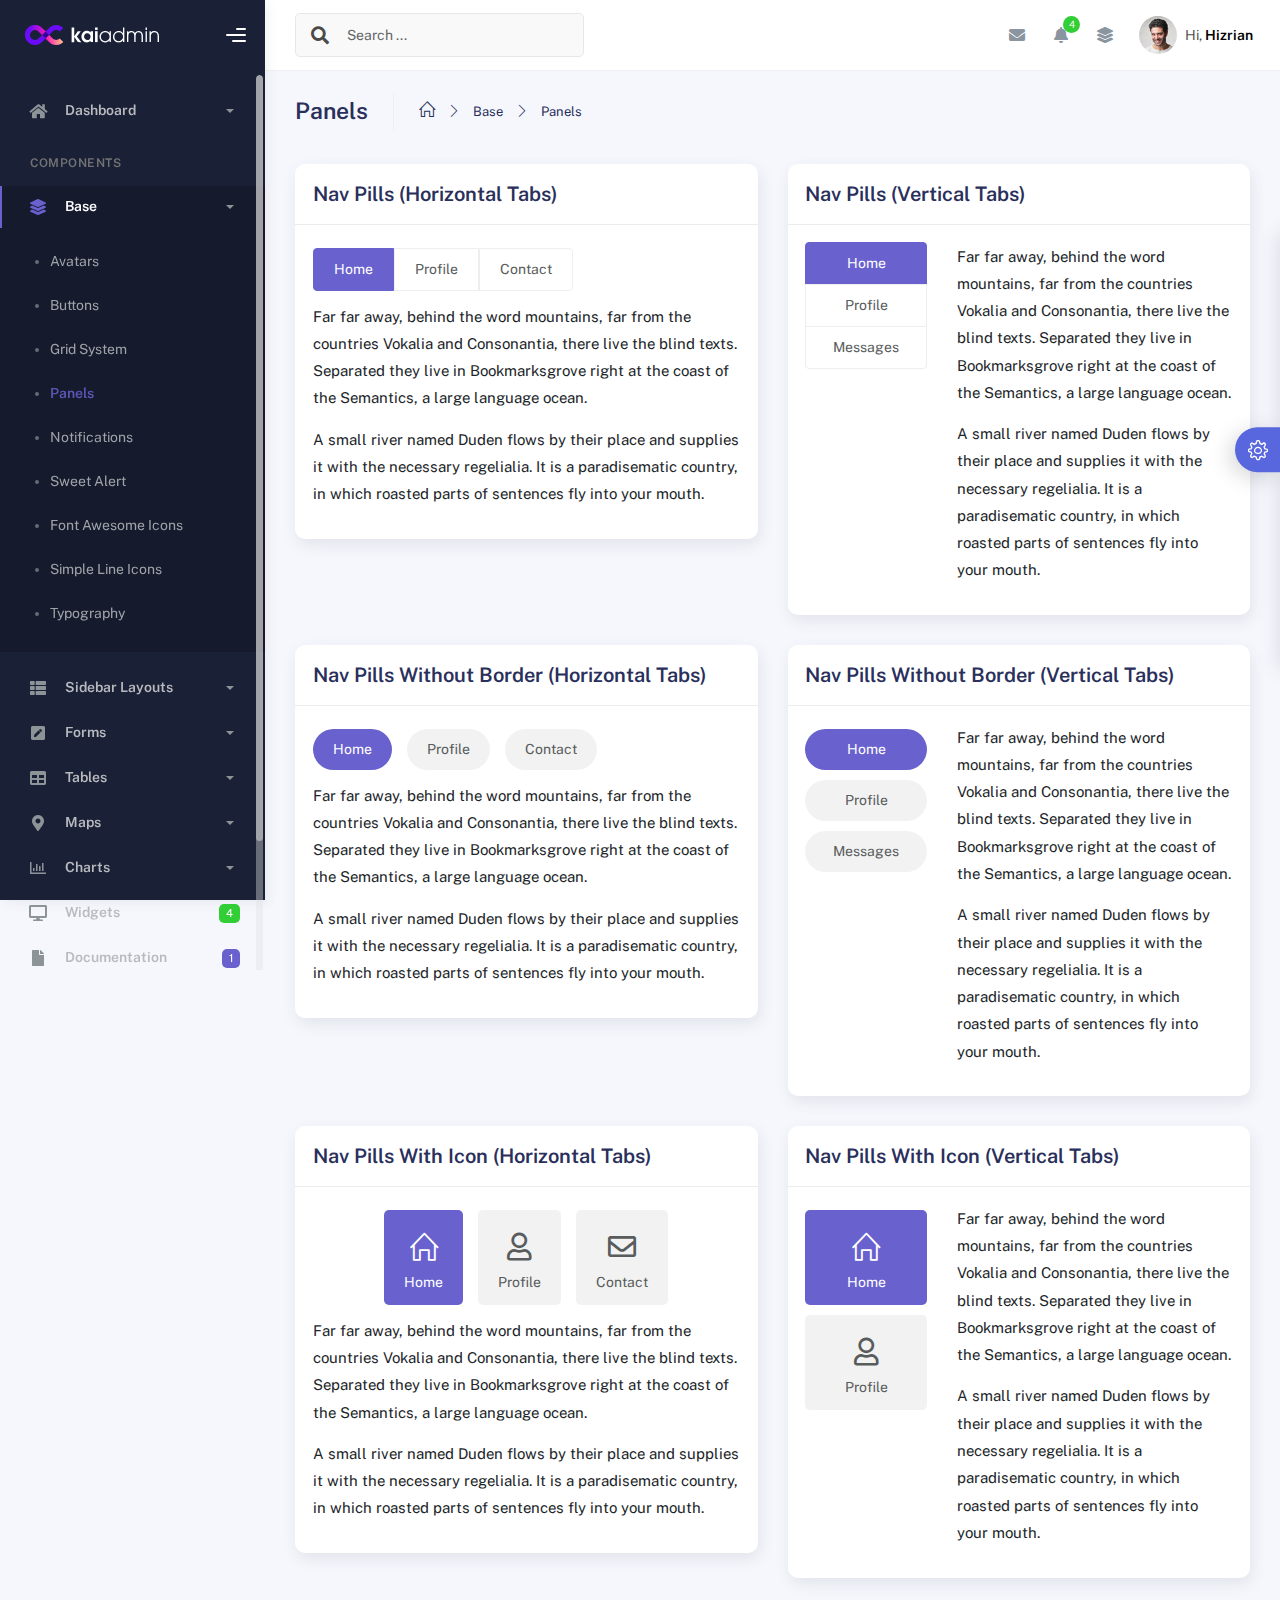
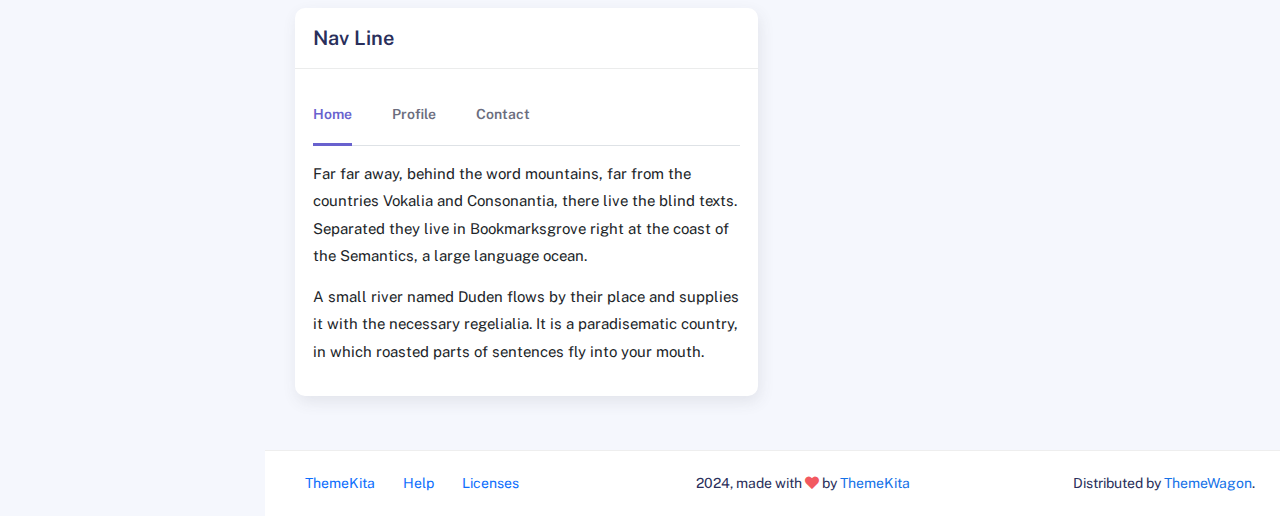
<file: admin/components/panels.html>
<!DOCTYPE html>
<html lang="en">
<head>
	<meta http-equiv="X-UA-Compatible" content="IE=edge" />
	<title>Panels - Kaiadmin Bootstrap 5 Admin Dashboard</title>
	<meta content='width=device-width, initial-scale=1.0, shrink-to-fit=no' name='viewport' />
	<link rel="icon" href="../assets/img/kaiadmin/favicon.ico" type="image/x-icon"/>

	<!-- Fonts and icons -->
	<script src="../assets/js/plugin/webfont/webfont.min.js"></script>
	<script>
		WebFont.load({
			google: {"families":["Public Sans:300,400,500,600,700"]},
			custom: {"families":["Font Awesome 5 Solid", "Font Awesome 5 Regular", "Font Awesome 5 Brands", "simple-line-icons"], urls: ['../assets/css/fonts.min.css']},
			active: function() {
				sessionStorage.fonts = true;
			}
		});
	</script>

	<!-- CSS Files -->
	<link rel="stylesheet" href="../assets/css/bootstrap.min.css">
	<link rel="stylesheet" href="../assets/css/plugins.min.css">
	<link rel="stylesheet" href="../assets/css/kaiadmin.min.css">

	<!-- CSS Just for demo purpose, don't include it in your project -->
	<link rel="stylesheet" href="../assets/css/demo.css">
</head>
<body>
	<div class="wrapper">
		<!-- Sidebar -->
		<div class="sidebar" data-background-color="dark">
			<div class="sidebar-logo">
				<!-- Logo Header -->
				<div class="logo-header" data-background-color="dark">

					<a href="../index.html" class="logo">
						<img src="../assets/img/kaiadmin/logo_light.svg" alt="navbar brand" class="navbar-brand" height="20">
					</a>
					<div class="nav-toggle">
						<button class="btn btn-toggle toggle-sidebar">
							<i class="gg-menu-right"></i>
						</button>
						<button class="btn btn-toggle sidenav-toggler">
							<i class="gg-menu-left"></i>
						</button>
					</div>
					<button class="topbar-toggler more">
						<i class="gg-more-vertical-alt"></i>
					</button>
				</div>
				<!-- End Logo Header -->	
			</div>	
			<div class="sidebar-wrapper scrollbar scrollbar-inner">
				<div class="sidebar-content">
					<ul class="nav nav-secondary">
						<li class="nav-item">
							<a data-bs-toggle="collapse" href="#dashboard" class="collapsed" aria-expanded="false">
								<i class="fas fa-home"></i>
								<p>Dashboard</p>
								<span class="caret"></span>
							</a>
							<div class="collapse" id="dashboard">
								<ul class="nav nav-collapse">
									<li>
										<a href="../../demo1/index.html">
											<span class="sub-item">Dashboard 1</span>
										</a>
									</li>
								</ul>
							</div>
						</li>
						<li class="nav-section">
							<span class="sidebar-mini-icon">
								<i class="fa fa-ellipsis-h"></i>
							</span>
							<h4 class="text-section">Components</h4>
						</li>
						<li class="nav-item active submenu">
							<a data-bs-toggle="collapse" href="#base">
								<i class="fas fa-layer-group"></i>
								<p>Base</p>
								<span class="caret"></span>
							</a>
							<div class="collapse show" id="base">
								<ul class="nav nav-collapse">
									<li>
										<a href="../components/avatars.html">
											<span class="sub-item">Avatars</span>
										</a>
									</li>
									<li>
										<a href="../components/buttons.html">
											<span class="sub-item">Buttons</span>
										</a>
									</li>
									<li>
										<a href="../components/gridsystem.html">
											<span class="sub-item">Grid System</span>
										</a>
									</li>
									<li class="active">
										<a href="../components/panels.html">
											<span class="sub-item">Panels</span>
										</a>
									</li>
									<li>
										<a href="../components/notifications.html">
											<span class="sub-item">Notifications</span>
										</a>
									</li>
									<li>
										<a href="../components/sweetalert.html">
											<span class="sub-item">Sweet Alert</span>
										</a>
									</li>
									<li>
										<a href="../components/font-awesome-icons.html">
											<span class="sub-item">Font Awesome Icons</span>
										</a>
									</li>
									<li>
										<a href="../components/simple-line-icons.html">
											<span class="sub-item">Simple Line Icons</span>
										</a>
									</li>
									<li>
										<a href="../components/typography.html">
											<span class="sub-item">Typography</span>
										</a>
									</li>
								</ul>
							</div>
						</li>
						<li class="nav-item">
							<a data-bs-toggle="collapse" href="#sidebarLayouts">
								<i class="fas fa-th-list"></i>
								<p>Sidebar Layouts</p>
								<span class="caret"></span>
							</a>
							<div class="collapse" id="sidebarLayouts">
								<ul class="nav nav-collapse">
									<li>
										<a href="../sidebar-style-2.html">
											<span class="sub-item">Sidebar Style 2</span>
										</a>
									</li>
									<li>
										<a href="../icon-menu.html">
											<span class="sub-item">Icon Menu</span>
										</a>
									</li>
								</ul>
							</div>
						</li>
						<li class="nav-item">
							<a data-bs-toggle="collapse" href="#forms">
								<i class="fas fa-pen-square"></i>
								<p>Forms</p>
								<span class="caret"></span>
							</a>
							<div class="collapse" id="forms">
								<ul class="nav nav-collapse">
									<li>
										<a href="../forms/forms.html">
											<span class="sub-item">Basic Form</span>
										</a>
									</li>
								</ul>
							</div>
						</li>
						<li class="nav-item">
							<a data-bs-toggle="collapse" href="#tables">
								<i class="fas fa-table"></i>
								<p>Tables</p>
								<span class="caret"></span>
							</a>
							<div class="collapse" id="tables">
								<ul class="nav nav-collapse">
									<li>
										<a href="../tables/tables.html">
											<span class="sub-item">Basic Table</span>
										</a>
									</li>
									<li>
										<a href="../tables/datatables.html">
											<span class="sub-item">Datatables</span>
										</a>
									</li>
								</ul>
							</div>
						</li>
						<li class="nav-item">
							<a data-bs-toggle="collapse" href="#maps">
								<i class="fas fa-map-marker-alt"></i>
								<p>Maps</p>
								<span class="caret"></span>
							</a>
							<div class="collapse" id="maps">
								<ul class="nav nav-collapse">
									<li>
										<a href="../maps/googlemaps.html">
											<span class="sub-item">Google Maps</span>
										</a>
									</li>
									<li>
										<a href="../maps/jsvectormap.html">
											<span class="sub-item">Jsvectormap</span>
										</a>
									</li>
								</ul>
							</div>
						</li>
						<li class="nav-item">
							<a data-bs-toggle="collapse" href="#charts">
								<i class="far fa-chart-bar"></i>
								<p>Charts</p>
								<span class="caret"></span>
							</a>
							<div class="collapse" id="charts">
								<ul class="nav nav-collapse">
									<li>
										<a href="../charts/charts.html">
											<span class="sub-item">Chart Js</span>
										</a>
									</li>
									<li>
										<a href="../charts/sparkline.html">
											<span class="sub-item">Sparkline</span>
										</a>
									</li>
								</ul>
							</div>
						</li>
						<li class="nav-item">
							<a href="../widgets.html">
								<i class="fas fa-desktop"></i>
								<p>Widgets</p>
								<span class="badge badge-success">4</span>
							</a>
						</li>
						<li class="nav-item">
							<a href="../../../documentation/index.html">
							  <i class="fas fa-file"></i>
							  <p>Documentation</p>
							  <span class="badge badge-secondary">1</span>
							</a>
						</li>
						<li class="nav-item">
							<a data-bs-toggle="collapse" href="#submenu">
								<i class="fas fa-bars"></i>
								<p>Menu Levels</p>
								<span class="caret"></span>
							</a>
							<div class="collapse" id="submenu">
								<ul class="nav nav-collapse">
									<li>
										<a data-bs-toggle="collapse" href="#subnav1">
											<span class="sub-item">Level 1</span>
											<span class="caret"></span>
										</a>
										<div class="collapse" id="subnav1">
											<ul class="nav nav-collapse subnav">
												<li>
													<a href="#">
														<span class="sub-item">Level 2</span>
													</a>
												</li>
												<li>
													<a href="#">
														<span class="sub-item">Level 2</span>
													</a>
												</li>
											</ul>
										</div>
									</li>
									<li>
										<a data-bs-toggle="collapse" href="#subnav2">
											<span class="sub-item">Level 1</span>
											<span class="caret"></span>
										</a>
										<div class="collapse" id="subnav2">
											<ul class="nav nav-collapse subnav">
												<li>
													<a href="#">
														<span class="sub-item">Level 2</span>
													</a>
												</li>
											</ul>
										</div>
									</li>
									<li>
										<a href="#">
											<span class="sub-item">Level 1</span>
										</a>
									</li>
								</ul>
							</div>
						</li>
					</ul>
				</div>
			</div>
		</div>
		<!-- End Sidebar -->

		<div class="main-panel">
			<div class="main-header">
				<div class="main-header-logo">
					<!-- Logo Header -->
					<div class="logo-header" data-background-color="dark">

						<a href="../index.html" class="logo">
							<img src="../assets/img/kaiadmin/logo_light.svg" alt="navbar brand" class="navbar-brand" height="20">
						</a>
						<div class="nav-toggle">
							<button class="btn btn-toggle toggle-sidebar">
								<i class="gg-menu-right"></i>
							</button>
							<button class="btn btn-toggle sidenav-toggler">
								<i class="gg-menu-left"></i>
							</button>
						</div>
						<button class="topbar-toggler more">
							<i class="gg-more-vertical-alt"></i>
						</button>

					</div>
					<!-- End Logo Header -->
				</div>
				<!-- Navbar Header -->
				<nav class="navbar navbar-header navbar-header-transparent navbar-expand-lg border-bottom">

					<div class="container-fluid">
						<nav class="navbar navbar-header-left navbar-expand-lg navbar-form nav-search p-0 d-none d-lg-flex">
							<div class="input-group">
								<div class="input-group-prepend">
									<button type="submit" class="btn btn-search pe-1">
										<i class="fa fa-search search-icon"></i>
									</button>
								</div>
								<input type="text" placeholder="Search ..." class="form-control">
							</div>
						</nav>

						<ul class="navbar-nav topbar-nav ms-md-auto align-items-center">
							<li class="nav-item topbar-icon dropdown hidden-caret d-flex d-lg-none">
								<a class="nav-link dropdown-toggle" data-bs-toggle="dropdown" href="#" role="button" aria-expanded="false" aria-haspopup="true">
									<i class="fa fa-search"></i>
								</a>
								<ul class="dropdown-menu dropdown-search animated fadeIn">
									<form class="navbar-left navbar-form nav-search">
										<div class="input-group">
											<input type="text" placeholder="Search ..." class="form-control">
										</div>
									</form>
								</ul>
							</li>
							<li class="nav-item topbar-icon dropdown hidden-caret">
								<a class="nav-link dropdown-toggle" href="#" id="messageDropdown" role="button" data-bs-toggle="dropdown" aria-haspopup="true" aria-expanded="false">
									<i class="fa fa-envelope"></i>
								</a>
								<ul class="dropdown-menu messages-notif-box animated fadeIn" aria-labelledby="messageDropdown">
									<li>
										<div class="dropdown-title d-flex justify-content-between align-items-center">
											Messages 									
											<a href="#" class="small">Mark all as read</a>
										</div>
									</li>
									<li>
										<div class="message-notif-scroll scrollbar-outer">
											<div class="notif-center">
												<a href="#">
													<div class="notif-img"> 
														<img src="../assets/img/jm_denis.jpg" alt="Img Profile">
													</div>
													<div class="notif-content">
														<span class="subject">Jimmy Denis</span>
														<span class="block">
															How are you ?
														</span>
														<span class="time">5 minutes ago</span> 
													</div>
												</a>
												<a href="#">
													<div class="notif-img"> 
														<img src="../assets/img/chadengle.jpg" alt="Img Profile">
													</div>
													<div class="notif-content">
														<span class="subject">Chad</span>
														<span class="block">
															Ok, Thanks !
														</span>
														<span class="time">12 minutes ago</span> 
													</div>
												</a>
												<a href="#">
													<div class="notif-img"> 
														<img src="../assets/img/mlane.jpg" alt="Img Profile">
													</div>
													<div class="notif-content">
														<span class="subject">Jhon Doe</span>
														<span class="block">
															Ready for the meeting today...
														</span>
														<span class="time">12 minutes ago</span> 
													</div>
												</a>
												<a href="#">
													<div class="notif-img"> 
														<img src="../assets/img/talha.jpg" alt="Img Profile">
													</div>
													<div class="notif-content">
														<span class="subject">Talha</span>
														<span class="block">
															Hi, Apa Kabar ?
														</span>
														<span class="time">17 minutes ago</span> 
													</div>
												</a>
											</div>
										</div>
									</li>
									<li>
										<a class="see-all" href="javascript:void(0);">See all messages<i class="fa fa-angle-right"></i> </a>
									</li>
								</ul>
							</li>
							<li class="nav-item topbar-icon dropdown hidden-caret">
								<a class="nav-link dropdown-toggle" href="#" id="notifDropdown" role="button" data-bs-toggle="dropdown" aria-haspopup="true" aria-expanded="false">
									<i class="fa fa-bell"></i>
									<span class="notification">4</span>
								</a>
								<ul class="dropdown-menu notif-box animated fadeIn" aria-labelledby="notifDropdown">
									<li>
										<div class="dropdown-title">You have 4 new notification</div>
									</li>
									<li>
										<div class="notif-scroll scrollbar-outer">
											<div class="notif-center">
												<a href="#">
													<div class="notif-icon notif-primary"> <i class="fa fa-user-plus"></i> </div>
													<div class="notif-content">
														<span class="block">
															New user registered
														</span>
														<span class="time">5 minutes ago</span> 
													</div>
												</a>
												<a href="#">
													<div class="notif-icon notif-success"> <i class="fa fa-comment"></i> </div>
													<div class="notif-content">
														<span class="block">
															Rahmad commented on Admin
														</span>
														<span class="time">12 minutes ago</span> 
													</div>
												</a>
												<a href="#">
													<div class="notif-img"> 
														<img src="../assets/img/profile2.jpg" alt="Img Profile">
													</div>
													<div class="notif-content">
														<span class="block">
															Reza send messages to you
														</span>
														<span class="time">12 minutes ago</span> 
													</div>
												</a>
												<a href="#">
													<div class="notif-icon notif-danger"> <i class="fa fa-heart"></i> </div>
													<div class="notif-content">
														<span class="block">
															Farrah liked Admin
														</span>
														<span class="time">17 minutes ago</span> 
													</div>
												</a>
											</div>
										</div>
									</li>
									<li>
										<a class="see-all" href="javascript:void(0);">See all notifications<i class="fa fa-angle-right"></i> </a>
									</li>
								</ul>
							</li>
							<li class="nav-item topbar-icon dropdown hidden-caret">
								<a class="nav-link" data-bs-toggle="dropdown" href="#" aria-expanded="false">
									<i class="fas fa-layer-group"></i>
								</a>
								<div class="dropdown-menu quick-actions animated fadeIn">
									<div class="quick-actions-header">
										<span class="title mb-1">Quick Actions</span>
										<span class="subtitle op-7">Shortcuts</span>
									</div>
									<div class="quick-actions-scroll scrollbar-outer">
										<div class="quick-actions-items">
											<div class="row m-0">
												<a class="col-6 col-md-4 p-0" href="#">
													<div class="quick-actions-item">
														<div class="avatar-item bg-danger rounded-circle">
															<i class="far fa-calendar-alt"></i>
														</div>
														<span class="text">Calendar</span>
													</div>
												</a>
												<a class="col-6 col-md-4 p-0" href="#">
													<div class="quick-actions-item">
														<div class="avatar-item bg-warning rounded-circle">
															<i class="fas fa-map"></i>
														</div>
														<span class="text">Maps</span>
													</div>
												</a>
												<a class="col-6 col-md-4 p-0" href="#">
													<div class="quick-actions-item">
														<div class="avatar-item bg-info rounded-circle">
															<i class="fas fa-file-excel"></i>
														</div>
														<span class="text">Reports</span>
													</div>
												</a>
												<a class="col-6 col-md-4 p-0" href="#">
													<div class="quick-actions-item">
														<div class="avatar-item bg-success rounded-circle">
															<i class="fas fa-envelope"></i>
														</div>
														<span class="text">Emails</span>
													</div>
												</a>
												<a class="col-6 col-md-4 p-0" href="#">
													<div class="quick-actions-item">
														<div class="avatar-item bg-primary rounded-circle">
															<i class="fas fa-file-invoice-dollar"></i>
														</div>
														<span class="text">Invoice</span>
													</div>
												</a>
												<a class="col-6 col-md-4 p-0" href="#">
													<div class="quick-actions-item">
														<div class="avatar-item bg-secondary rounded-circle">
															<i class="fas fa-credit-card"></i>
														</div>
														<span class="text">Payments</span>
													</div>
												</a>
											</div>
										</div>
									</div>
								</div>
							</li>
							
							<li class="nav-item topbar-user dropdown hidden-caret">
								<a class="dropdown-toggle profile-pic" data-bs-toggle="dropdown" href="#" aria-expanded="false">
									<div class="avatar-sm">
										<img src="../assets/img/profile.jpg" alt="..." class="avatar-img rounded-circle">
									</div>
									<span class="profile-username">
										<span class="op-7">Hi,</span> <span class="fw-bold">Hizrian</span>
									</span>
								</a>
								<ul class="dropdown-menu dropdown-user animated fadeIn">
									<div class="dropdown-user-scroll scrollbar-outer">
										<li>
											<div class="user-box">
												<div class="avatar-lg"><img src="../assets/img/profile.jpg" alt="image profile" class="avatar-img rounded"></div>
												<div class="u-text">
													<h4>Hizrian</h4>
													<p class="text-muted">hello@example.com</p><a href="profile.html" class="btn btn-xs btn-secondary btn-sm">View Profile</a>
												</div>
											</div>
										</li>
										<li>
											<div class="dropdown-divider"></div>
											<a class="dropdown-item" href="#">My Profile</a>
											<a class="dropdown-item" href="#">My Balance</a>
											<a class="dropdown-item" href="#">Inbox</a>
											<div class="dropdown-divider"></div>
											<a class="dropdown-item" href="#">Account Setting</a>
											<div class="dropdown-divider"></div>
											<a class="dropdown-item" href="#">Logout</a>
										</li>
									</div>
								</ul>
							</li>
						</ul>
					</div>
				</nav>
				<!-- End Navbar -->
			</div>
			
			<div class="container">
				<div class="page-inner">
					<div class="page-header">
						<h3 class="fw-bold mb-3">Panels</h3>
						<ul class="breadcrumbs mb-3">
							<li class="nav-home">
								<a href="#">
									<i class="icon-home"></i>
								</a>
							</li>
							<li class="separator">
								<i class="icon-arrow-right"></i>
							</li>
							<li class="nav-item">
								<a href="#">Base</a>
							</li>
							<li class="separator">
								<i class="icon-arrow-right"></i>
							</li>
							<li class="nav-item">
								<a href="#">Panels</a>
							</li>
						</ul>
					</div>
					<div class="row">
						<div class="col-md-6">
							<div class="card">
								<div class="card-header">
									<h4 class="card-title">Nav Pills (Horizontal Tabs)</h4>
								</div>
								<div class="card-body">
									<ul class="nav nav-pills nav-secondary" id="pills-tab" role="tablist">
										<li class="nav-item">
											<a class="nav-link active" id="pills-home-tab" data-bs-toggle="pill" href="#pills-home" role="tab" aria-controls="pills-home" aria-selected="true">Home</a>
										</li>
										<li class="nav-item">
											<a class="nav-link" id="pills-profile-tab" data-bs-toggle="pill" href="#pills-profile" role="tab" aria-controls="pills-profile" aria-selected="false">Profile</a>
										</li>
										<li class="nav-item">
											<a class="nav-link" id="pills-contact-tab" data-bs-toggle="pill" href="#pills-contact" role="tab" aria-controls="pills-contact" aria-selected="false">Contact</a>
										</li>
									</ul>
									<div class="tab-content mt-2 mb-3" id="pills-tabContent">
										<div class="tab-pane fade show active" id="pills-home" role="tabpanel" aria-labelledby="pills-home-tab">
											<p>Far far away, behind the word mountains, far from the countries Vokalia and Consonantia, there live the blind texts. Separated they live in Bookmarksgrove right at the coast of the Semantics, a large language ocean.</p>

											<p>A small river named Duden flows by their place and supplies it with the necessary regelialia. It is a paradisematic country, in which roasted parts of sentences fly into your mouth.</p>
										</div>
										<div class="tab-pane fade" id="pills-profile" role="tabpanel" aria-labelledby="pills-profile-tab">
											<p>Even the all-powerful Pointing has no control about the blind texts it is an almost unorthographic life One day however a small line of blind text by the name of Lorem Ipsum decided to leave for the far World of Grammar.</p>
											<p>The Big Oxmox advised her not to do so, because there were thousands of bad Commas, wild Question Marks and devious Semikoli, but the Little Blind Text didn’t listen. She packed her seven versalia, put her initial into the belt and made herself on the way.
											</p>
										</div>
										<div class="tab-pane fade" id="pills-contact" role="tabpanel" aria-labelledby="pills-contact-tab">
											<p>Pityful a rethoric question ran over her cheek, then she continued her way. On her way she met a copy. The copy warned the Little Blind Text, that where it came from it would have been rewritten a thousand times and everything that was left from its origin would be the word "and" and the Little Blind Text should turn around and return to its own, safe country.</p>

											<p> But nothing the copy said could convince her and so it didn’t take long until a few insidious Copy Writers ambushed her, made her drunk with Longe and Parole and dragged her into their agency, where they abused her for their</p>
										</div>
									</div>
								</div>
							</div>
						</div>
						<div class="col-md-6">
							<div class="card">
								<div class="card-header">
									<h4 class="card-title">Nav Pills (Vertical Tabs)</h4>
								</div>
								<div class="card-body">
									<div class="row">
										<div class="col-5 col-md-4">
											<div class="nav flex-column nav-pills nav-secondary" id="v-pills-tab" role="tablist" aria-orientation="vertical">
												<a class="nav-link active" id="v-pills-home-tab" data-bs-toggle="pill" href="#v-pills-home" role="tab" aria-controls="v-pills-home" aria-selected="true">Home</a>
												<a class="nav-link" id="v-pills-profile-tab" data-bs-toggle="pill" href="#v-pills-profile" role="tab" aria-controls="v-pills-profile" aria-selected="false">Profile</a>
												<a class="nav-link" id="v-pills-messages-tab" data-bs-toggle="pill" href="#v-pills-messages" role="tab" aria-controls="v-pills-messages" aria-selected="false">Messages</a>
											</div>
										</div>
										<div class="col-7 col-md-8">
											<div class="tab-content" id="v-pills-tabContent">
												<div class="tab-pane fade show active" id="v-pills-home" role="tabpanel" aria-labelledby="v-pills-home-tab">
													<p>Far far away, behind the word mountains, far from the countries Vokalia and Consonantia, there live the blind texts. Separated they live in Bookmarksgrove right at the coast of the Semantics, a large language ocean.</p>

													<p>A small river named Duden flows by their place and supplies it with the necessary regelialia. It is a paradisematic country, in which roasted parts of sentences fly into your mouth.</p>
												</div>
												<div class="tab-pane fade" id="v-pills-profile" role="tabpanel" aria-labelledby="v-pills-profile-tab">
													<p>Even the all-powerful Pointing has no control about the blind texts it is an almost unorthographic life One day however a small line of blind text by the name of Lorem Ipsum decided to leave for the far World of Grammar.</p>
													<p>The Big Oxmox advised her not to do so, because there were thousands of bad Commas, wild Question Marks and devious Semikoli, but the Little Blind Text didn’t listen. She packed her seven versalia, put her initial into the belt and made herself on the way.
													</p>
												</div>
												<div class="tab-pane fade" id="v-pills-messages" role="tabpanel" aria-labelledby="v-pills-messages-tab">
													<p>Pityful a rethoric question ran over her cheek, then she continued her way. On her way she met a copy. The copy warned the Little Blind Text, that where it came from it would have been rewritten a thousand times and everything that was left from its origin would be the word "and" and the Little Blind Text should turn around and return to its own, safe country.</p>

													<p> But nothing the copy said could convince her and so it didn’t take long until a few insidious Copy Writers ambushed her, made her drunk with Longe and Parole and dragged her into their agency, where they abused her for their</p>
												</div>
											</div>
										</div>
									</div>
								</div>
							</div>
						</div>
						<div class="col-md-6">
							<div class="card">
								<div class="card-header">
									<h4 class="card-title">Nav Pills Without Border (Horizontal Tabs)</h4>
								</div>
								<div class="card-body">
									<ul class="nav nav-pills nav-secondary nav-pills-no-bd" id="pills-tab-without-border" role="tablist">
										<li class="nav-item">
											<a class="nav-link active" id="pills-home-tab-nobd" data-bs-toggle="pill" href="#pills-home-nobd" role="tab" aria-controls="pills-home-nobd" aria-selected="true">Home</a>
										</li>
										<li class="nav-item">
											<a class="nav-link" id="pills-profile-tab-nobd" data-bs-toggle="pill" href="#pills-profile-nobd" role="tab" aria-controls="pills-profile-nobd" aria-selected="false">Profile</a>
										</li>
										<li class="nav-item">
											<a class="nav-link" id="pills-contact-tab-nobd" data-bs-toggle="pill" href="#pills-contact-nobd" role="tab" aria-controls="pills-contact-nobd" aria-selected="false">Contact</a>
										</li>
									</ul>
									<div class="tab-content mt-2 mb-3" id="pills-without-border-tabContent">
										<div class="tab-pane fade show active" id="pills-home-nobd" role="tabpanel" aria-labelledby="pills-home-tab-nobd">
											<p>Far far away, behind the word mountains, far from the countries Vokalia and Consonantia, there live the blind texts. Separated they live in Bookmarksgrove right at the coast of the Semantics, a large language ocean.</p>

											<p>A small river named Duden flows by their place and supplies it with the necessary regelialia. It is a paradisematic country, in which roasted parts of sentences fly into your mouth.</p>
										</div>
										<div class="tab-pane fade" id="pills-profile-nobd" role="tabpanel" aria-labelledby="pills-profile-tab-nobd">
											<p>Even the all-powerful Pointing has no control about the blind texts it is an almost unorthographic life One day however a small line of blind text by the name of Lorem Ipsum decided to leave for the far World of Grammar.</p>
											<p>The Big Oxmox advised her not to do so, because there were thousands of bad Commas, wild Question Marks and devious Semikoli, but the Little Blind Text didn’t listen. She packed her seven versalia, put her initial into the belt and made herself on the way.
											</p>
										</div>
										<div class="tab-pane fade" id="pills-contact-nobd" role="tabpanel" aria-labelledby="pills-contact-tab-nobd">
											<p>Pityful a rethoric question ran over her cheek, then she continued her way. On her way she met a copy. The copy warned the Little Blind Text, that where it came from it would have been rewritten a thousand times and everything that was left from its origin would be the word "and" and the Little Blind Text should turn around and return to its own, safe country.</p>

											<p> But nothing the copy said could convince her and so it didn’t take long until a few insidious Copy Writers ambushed her, made her drunk with Longe and Parole and dragged her into their agency, where they abused her for their</p>
										</div>
									</div>
								</div>
							</div>
						</div>
						<div class="col-md-6">
							<div class="card">
								<div class="card-header">
									<h4 class="card-title">Nav Pills Without Border (Vertical Tabs)</h4>
								</div>
								<div class="card-body">
									<div class="row">
										<div class="col-5 col-md-4">
											<div class="nav flex-column nav-pills nav-secondary nav-pills-no-bd" id="v-pills-tab-without-border" role="tablist" aria-orientation="vertical">
												<a class="nav-link active" id="v-pills-home-tab-nobd" data-bs-toggle="pill" href="#v-pills-home-nobd" role="tab" aria-controls="v-pills-home-nobd" aria-selected="true">Home</a>
												<a class="nav-link" id="v-pills-profile-tab-nobd" data-bs-toggle="pill" href="#v-pills-profile-nobd" role="tab" aria-controls="v-pills-profile-nobd" aria-selected="false">Profile</a>
												<a class="nav-link" id="v-pills-messages-tab-nobd" data-bs-toggle="pill" href="#v-pills-messages-nobd" role="tab" aria-controls="v-pills-messages-nobd" aria-selected="false">Messages</a>
											</div>
										</div>
										<div class="col-7 col-md-8">
											<div class="tab-content" id="v-pills-without-border-tabContent">
												<div class="tab-pane fade show active" id="v-pills-home-nobd" role="tabpanel" aria-labelledby="v-pills-home-tab-nobd">
													<p>Far far away, behind the word mountains, far from the countries Vokalia and Consonantia, there live the blind texts. Separated they live in Bookmarksgrove right at the coast of the Semantics, a large language ocean.</p>

													<p>A small river named Duden flows by their place and supplies it with the necessary regelialia. It is a paradisematic country, in which roasted parts of sentences fly into your mouth.</p>
												</div>
												<div class="tab-pane fade" id="v-pills-profile-nobd" role="tabpanel" aria-labelledby="v-pills-profile-tab-nobd">
													<p>Even the all-powerful Pointing has no control about the blind texts it is an almost unorthographic life One day however a small line of blind text by the name of Lorem Ipsum decided to leave for the far World of Grammar.</p>
													<p>The Big Oxmox advised her not to do so, because there were thousands of bad Commas, wild Question Marks and devious Semikoli, but the Little Blind Text didn’t listen. She packed her seven versalia, put her initial into the belt and made herself on the way.
													</p>
												</div>
												<div class="tab-pane fade" id="v-pills-messages-nobd" role="tabpanel" aria-labelledby="v-pills-messages-tab-nobd">
													<p>Pityful a rethoric question ran over her cheek, then she continued her way. On her way she met a copy. The copy warned the Little Blind Text, that where it came from it would have been rewritten a thousand times and everything that was left from its origin would be the word "and" and the Little Blind Text should turn around and return to its own, safe country.</p>

													<p> But nothing the copy said could convince her and so it didn’t take long until a few insidious Copy Writers ambushed her, made her drunk with Longe and Parole and dragged her into their agency, where they abused her for their</p>
												</div>
											</div>
										</div>
									</div>
								</div>
							</div>
						</div>
						<div class="col-md-6">
							<div class="card">
								<div class="card-header">
									<h4 class="card-title">Nav Pills With Icon (Horizontal Tabs)</h4>
								</div>
								<div class="card-body">
									<ul class="nav nav-pills nav-secondary  nav-pills-no-bd nav-pills-icons justify-content-center" id="pills-tab-with-icon" role="tablist">
										<li class="nav-item">
											<a class="nav-link active" id="pills-home-tab-icon" data-bs-toggle="pill" href="#pills-home-icon" role="tab" aria-controls="pills-home-icon" aria-selected="true">
												<i class="icon-home"></i>
												Home
											</a>
										</li>
										<li class="nav-item">
											<a class="nav-link" id="pills-profile-tab-icon" data-bs-toggle="pill" href="#pills-profile-icon" role="tab" aria-controls="pills-profile-icon" aria-selected="false">
												<i class="far fa-user"></i>
												Profile
											</a>
										</li>
										<li class="nav-item">
											<a class="nav-link" id="pills-contact-tab-icon" data-bs-toggle="pill" href="#pills-contact-icon" role="tab" aria-controls="pills-contact-icon" aria-selected="false">
												<i class="far fa-envelope"></i>
												Contact
											</a>
										</li>
									</ul>
									<div class="tab-content mt-2 mb-3" id="pills-with-icon-tabContent">
										<div class="tab-pane fade show active" id="pills-home-icon" role="tabpanel" aria-labelledby="pills-home-tab-icon">
											<p>Far far away, behind the word mountains, far from the countries Vokalia and Consonantia, there live the blind texts. Separated they live in Bookmarksgrove right at the coast of the Semantics, a large language ocean.</p>

											<p>A small river named Duden flows by their place and supplies it with the necessary regelialia. It is a paradisematic country, in which roasted parts of sentences fly into your mouth.</p>
										</div>
										<div class="tab-pane fade" id="pills-profile-icon" role="tabpanel" aria-labelledby="pills-profile-tab-icon">
											<p>Even the all-powerful Pointing has no control about the blind texts it is an almost unorthographic life One day however a small line of blind text by the name of Lorem Ipsum decided to leave for the far World of Grammar.</p>
											<p>The Big Oxmox advised her not to do so, because there were thousands of bad Commas, wild Question Marks and devious Semikoli, but the Little Blind Text didn’t listen. She packed her seven versalia, put her initial into the belt and made herself on the way.
											</p>
										</div>
										<div class="tab-pane fade" id="pills-contact-icon" role="tabpanel" aria-labelledby="pills-contact-tab-icon">
											<p>Pityful a rethoric question ran over her cheek, then she continued her way. On her way she met a copy. The copy warned the Little Blind Text, that where it came from it would have been rewritten a thousand times and everything that was left from its origin would be the word "and" and the Little Blind Text should turn around and return to its own, safe country.</p>

											<p> But nothing the copy said could convince her and so it didn’t take long until a few insidious Copy Writers ambushed her, made her drunk with Longe and Parole and dragged her into their agency, where they abused her for their</p>
										</div>
									</div>
								</div>
							</div>
						</div>
						<div class="col-md-6">
							<div class="card">
								<div class="card-header">
									<h4 class="card-title">Nav Pills With Icon (Vertical Tabs)</h4>
								</div>
								<div class="card-body">
									<div class="row">
										<div class="col-5 col-md-4">
											<div class="nav flex-column nav-pills nav-secondary nav-pills-no-bd nav-pills-icons" id="v-pills-tab-with-icon" role="tablist" aria-orientation="vertical">
												<a class="nav-link active" id="v-pills-home-tab-icons" data-bs-toggle="pill" href="#v-pills-home-icons" role="tab" aria-controls="v-pills-home-icons" aria-selected="true">
													<i class="icon-home"></i>
													Home
												</a>
												<a class="nav-link" id="v-pills-profile-tab-icons" data-bs-toggle="pill" href="#v-pills-profile-icons" role="tab" aria-controls="v-pills-profile-icons" aria-selected="false">
													<i class="far fa-user"></i>
													Profile
												</a>
											</div>
										</div>
										<div class="col-7 col-md-8">
											<div class="tab-content" id="v-pills-with-icon-tabContent">
												<div class="tab-pane fade show active" id="v-pills-home-icons" role="tabpanel" aria-labelledby="v-pills-home-tab-icons">
													<p>Far far away, behind the word mountains, far from the countries Vokalia and Consonantia, there live the blind texts. Separated they live in Bookmarksgrove right at the coast of the Semantics, a large language ocean.</p>

													<p>A small river named Duden flows by their place and supplies it with the necessary regelialia. It is a paradisematic country, in which roasted parts of sentences fly into your mouth.</p>
												</div>
												<div class="tab-pane fade" id="v-pills-profile-icons" role="tabpanel" aria-labelledby="v-pills-profile-tab-icons">
													<p>Even the all-powerful Pointing has no control about the blind texts it is an almost unorthographic life One day however a small line of blind text by the name of Lorem Ipsum decided to leave for the far World of Grammar.</p>
													<p>The Big Oxmox advised her not to do so, because there were thousands of bad Commas, wild Question Marks and devious Semikoli, but the Little Blind Text didn’t listen. She packed her seven versalia, put her initial into the belt and made herself on the way.
													</p>
												</div>
											</div>
										</div>
									</div>
								</div>
							</div>
						</div>
						<div class="col-md-6">
							<div class="card">
								<div class="card-header">
									<h4 class="card-title">Nav Line</h4>
								</div>
								<div class="card-body">
									<ul class="nav nav-tabs nav-line nav-color-secondary" id="line-tab" role="tablist">
										<li class="nav-item">
											<a class="nav-link active" id="line-home-tab" data-bs-toggle="pill" href="#line-home" role="tab" aria-controls="pills-home" aria-selected="true">Home</a>
										</li>
										<li class="nav-item">
											<a class="nav-link" id="line-profile-tab" data-bs-toggle="pill" href="#line-profile" role="tab" aria-controls="pills-profile" aria-selected="false">Profile</a>
										</li>
										<li class="nav-item">
											<a class="nav-link" id="line-contact-tab" data-bs-toggle="pill" href="#line-contact" role="tab" aria-controls="pills-contact" aria-selected="false">Contact</a>
										</li>
									</ul>
									<div class="tab-content mt-3 mb-3" id="line-tabContent">
										<div class="tab-pane fade show active" id="line-home" role="tabpanel" aria-labelledby="line-home-tab">
											<p>Far far away, behind the word mountains, far from the countries Vokalia and Consonantia, there live the blind texts. Separated they live in Bookmarksgrove right at the coast of the Semantics, a large language ocean.</p>

											<p>A small river named Duden flows by their place and supplies it with the necessary regelialia. It is a paradisematic country, in which roasted parts of sentences fly into your mouth.</p>
										</div>
										<div class="tab-pane fade" id="line-profile" role="tabpanel" aria-labelledby="line-profile-tab">
											<p>Even the all-powerful Pointing has no control about the blind texts it is an almost unorthographic life One day however a small line of blind text by the name of Lorem Ipsum decided to leave for the far World of Grammar.</p>
											<p>The Big Oxmox advised her not to do so, because there were thousands of bad Commas, wild Question Marks and devious Semikoli, but the Little Blind Text didnâ€™t listen. She packed her seven versalia, put her initial into the belt and made herself on the way.
											</p>
										</div>
										<div class="tab-pane fade" id="line-contact" role="tabpanel" aria-labelledby="line-contact-tab">
											<p>Pityful a rethoric question ran over her cheek, then she continued her way. On her way she met a copy. The copy warned the Little Blind Text, that where it came from it would have been rewritten a thousand times and everything that was left from its origin would be the word "and" and the Little Blind Text should turn around and return to its own, safe country.</p>

											<p> But nothing the copy said could convince her and so it didnâ€™t take long until a few insidious Copy Writers ambushed her, made her drunk with Longe and Parole and dragged her into their agency, where they abused her for their</p>
										</div>
									</div>
								</div>
							</div>
						</div>
					</div>
				</div>
			</div>			
			<footer class="footer">
				<div class="container-fluid d-flex justify-content-between">
					<nav class="pull-left">
						<ul class="nav">
							<li class="nav-item">
								<a class="nav-link" href="http://www.themekita.com">
									ThemeKita
								</a>
							</li>
							<li class="nav-item">
								<a class="nav-link" href="#"> Help </a>
							</li>
							<li class="nav-item">
								<a class="nav-link" href="#"> Licenses </a>
							</li>
						</ul>
					</nav>
					<div class="copyright">
						2024, made with <i class="fa fa-heart heart text-danger"></i> by
						<a href="http://www.themekita.com">ThemeKita</a>
					</div>
					<div>
						Distributed by
						<a target="_blank" href="https://themewagon.com/">ThemeWagon</a>.
					</div>
				</div>
			</footer>
		</div>
		
		<!-- Custom template | don't include it in your project! -->
		<div class="custom-template">
			<div class="title">Settings</div>
			<div class="custom-content">
				<div class="switcher">
					<div class="switch-block">
						<h4>Logo Header</h4>
						<div class="btnSwitch">
							<button type="button" class=" selected changeLogoHeaderColor" data-color="dark"></button>
							<button type="button" class="selected changeLogoHeaderColor" data-color="blue"></button>
							<button type="button" class="changeLogoHeaderColor" data-color="purple"></button>
							<button type="button" class="changeLogoHeaderColor" data-color="light-blue"></button>
							<button type="button" class="changeLogoHeaderColor" data-color="green"></button>
							<button type="button" class="changeLogoHeaderColor" data-color="orange"></button>
							<button type="button" class="changeLogoHeaderColor" data-color="red"></button>
							<button type="button" class="changeLogoHeaderColor" data-color="white"></button>
							<br/>
							<button type="button" class="changeLogoHeaderColor" data-color="dark2"></button>
							<button type="button" class="changeLogoHeaderColor" data-color="blue2"></button>
							<button type="button" class="changeLogoHeaderColor" data-color="purple2"></button>
							<button type="button" class="changeLogoHeaderColor" data-color="light-blue2"></button>
							<button type="button" class="changeLogoHeaderColor" data-color="green2"></button>
							<button type="button" class="changeLogoHeaderColor" data-color="orange2"></button>
							<button type="button" class="changeLogoHeaderColor" data-color="red2"></button>
						</div>
					</div>
					<div class="switch-block">
						<h4>Navbar Header</h4>
						<div class="btnSwitch">
							<button type="button" class="changeTopBarColor" data-color="dark"></button>
							<button type="button" class="changeTopBarColor" data-color="blue"></button>
							<button type="button" class="changeTopBarColor" data-color="purple"></button>
							<button type="button" class="changeTopBarColor" data-color="light-blue"></button>
							<button type="button" class="changeTopBarColor" data-color="green"></button>
							<button type="button" class="changeTopBarColor" data-color="orange"></button>
							<button type="button" class="changeTopBarColor" data-color="red"></button>
							<button type="button" class="changeTopBarColor" data-color="white"></button>
							<br/>
							<button type="button" class="changeTopBarColor" data-color="dark2"></button>
							<button type="button" class="selected changeTopBarColor" data-color="blue2"></button>
							<button type="button" class="changeTopBarColor" data-color="purple2"></button>
							<button type="button" class="changeTopBarColor" data-color="light-blue2"></button>
							<button type="button" class="changeTopBarColor" data-color="green2"></button>
							<button type="button" class="changeTopBarColor" data-color="orange2"></button>
							<button type="button" class="changeTopBarColor" data-color="red2"></button>
						</div>
					</div>
					<div class="switch-block">
						<h4>Sidebar</h4>
						<div class="btnSwitch">
							<button type="button" class="selected changeSideBarColor" data-color="white"></button>
							<button type="button" class="changeSideBarColor" data-color="dark"></button>
							<button type="button" class="changeSideBarColor" data-color="dark2"></button>
						</div>
					</div>
				</div>
			</div>
			<div class="custom-toggle">
				<i class="icon-settings"></i>
			</div>
		</div>
		<!-- End Custom template -->
	</div>
	<!--   Core JS Files   -->
	<script src="../assets/js/core/jquery-3.7.1.min.js"></script>
	<script src="../assets/js/core/popper.min.js"></script>
	<script src="../assets/js/core/bootstrap.min.js"></script>
	
	<!-- jQuery Scrollbar -->
	<script src="../assets/js/plugin/jquery-scrollbar/jquery.scrollbar.min.js"></script>
	<!-- Moment JS -->
	<script src="../assets/js/plugin/moment/moment.min.js"></script>

	<!-- Chart JS -->
	<script src="../assets/js/plugin/chart.js/chart.min.js"></script>

	<!-- jQuery Sparkline -->
	<script src="../assets/js/plugin/jquery.sparkline/jquery.sparkline.min.js"></script>

	<!-- Chart Circle -->
	<script src="../assets/js/plugin/chart-circle/circles.min.js"></script>

	<!-- Datatables -->
	<script src="../assets/js/plugin/datatables/datatables.min.js"></script>

	<!-- Bootstrap Notify -->
	<script src="../assets/js/plugin/bootstrap-notify/bootstrap-notify.min.js"></script>

	<!-- jQuery Vector Maps -->
	<script src="../assets/js/plugin/jsvectormap/jsvectormap.min.js"></script>
	<script src="../assets/js/plugin/jsvectormap/world.js"></script>

	<!-- Sweet Alert -->
	<script src="../assets/js/plugin/sweetalert/sweetalert.min.js"></script>

	<!-- Kaiadmin JS -->
	<script src="../assets/js/kaiadmin.min.js"></script>

	<!-- Kaiadmin DEMO methods, don't include it in your project! -->
	<script src="../assets/js/setting-demo2.js"></script>
</body>
</html>
</file>
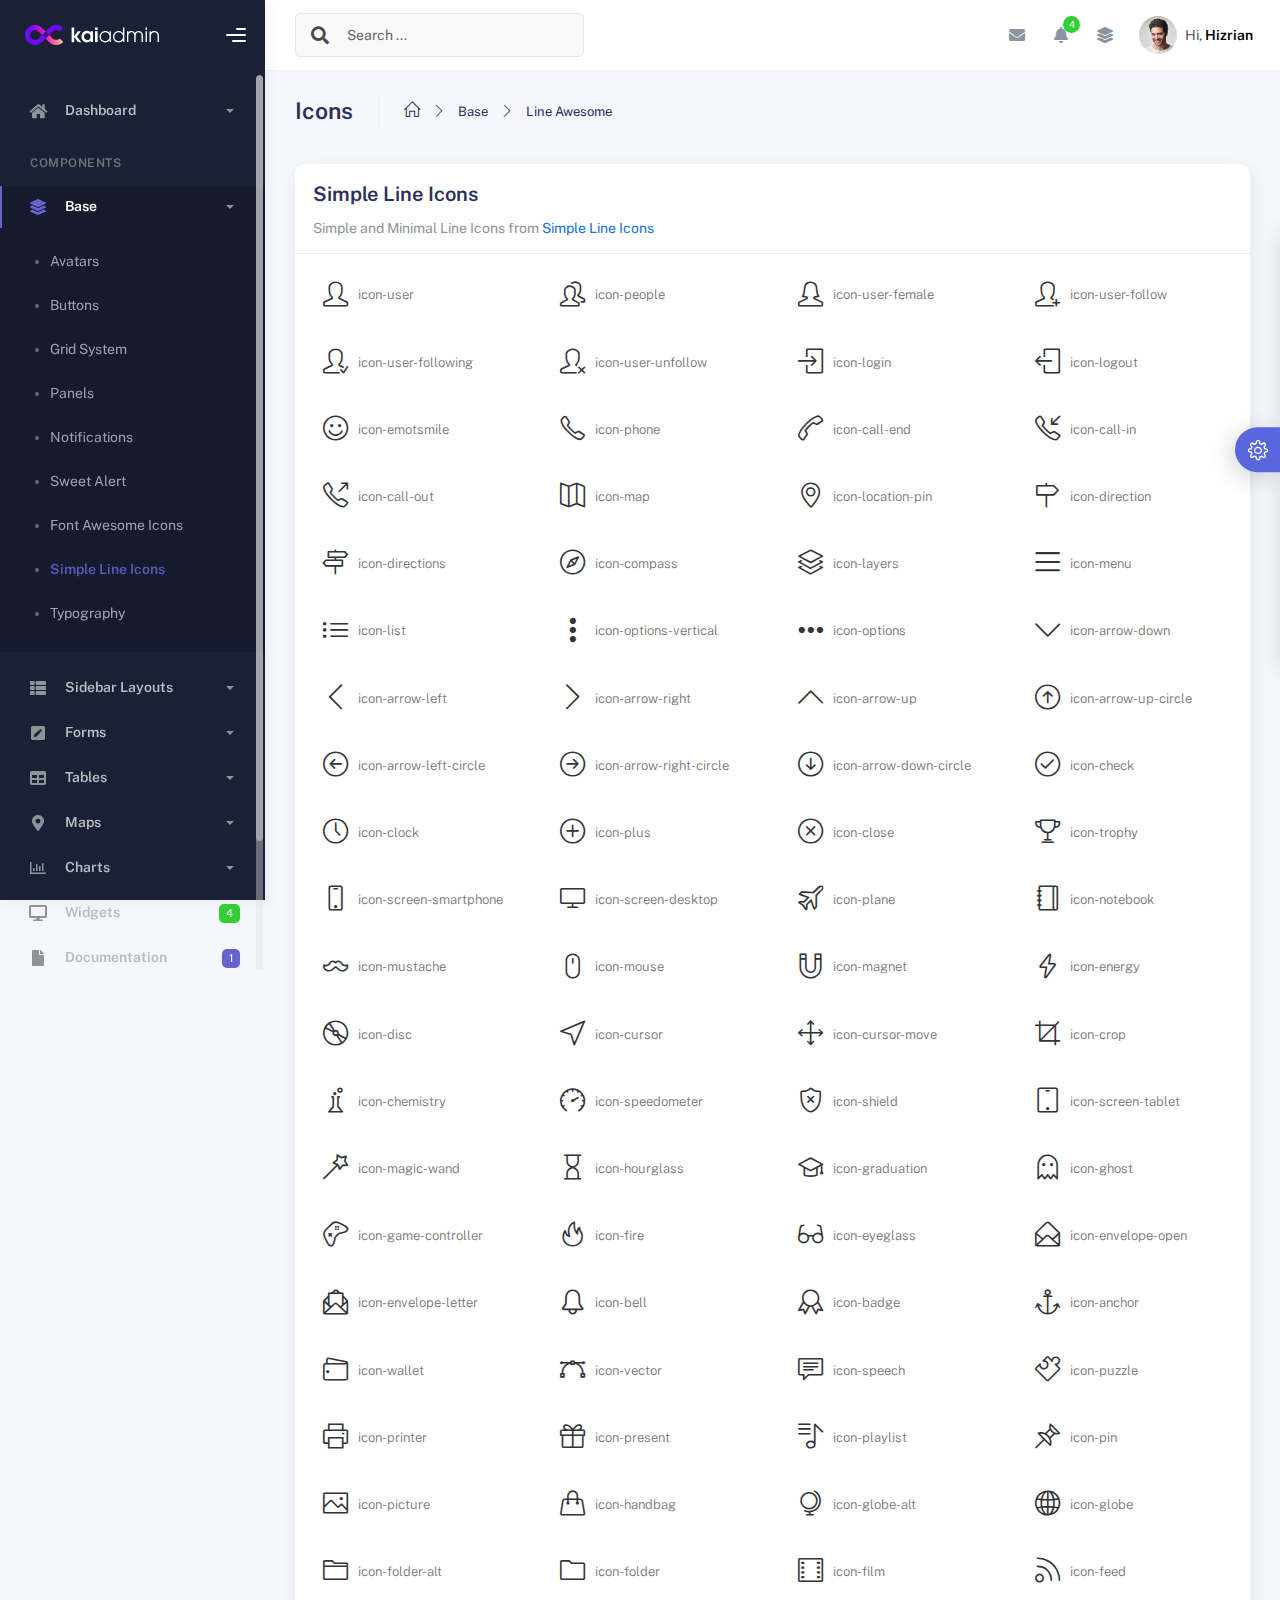
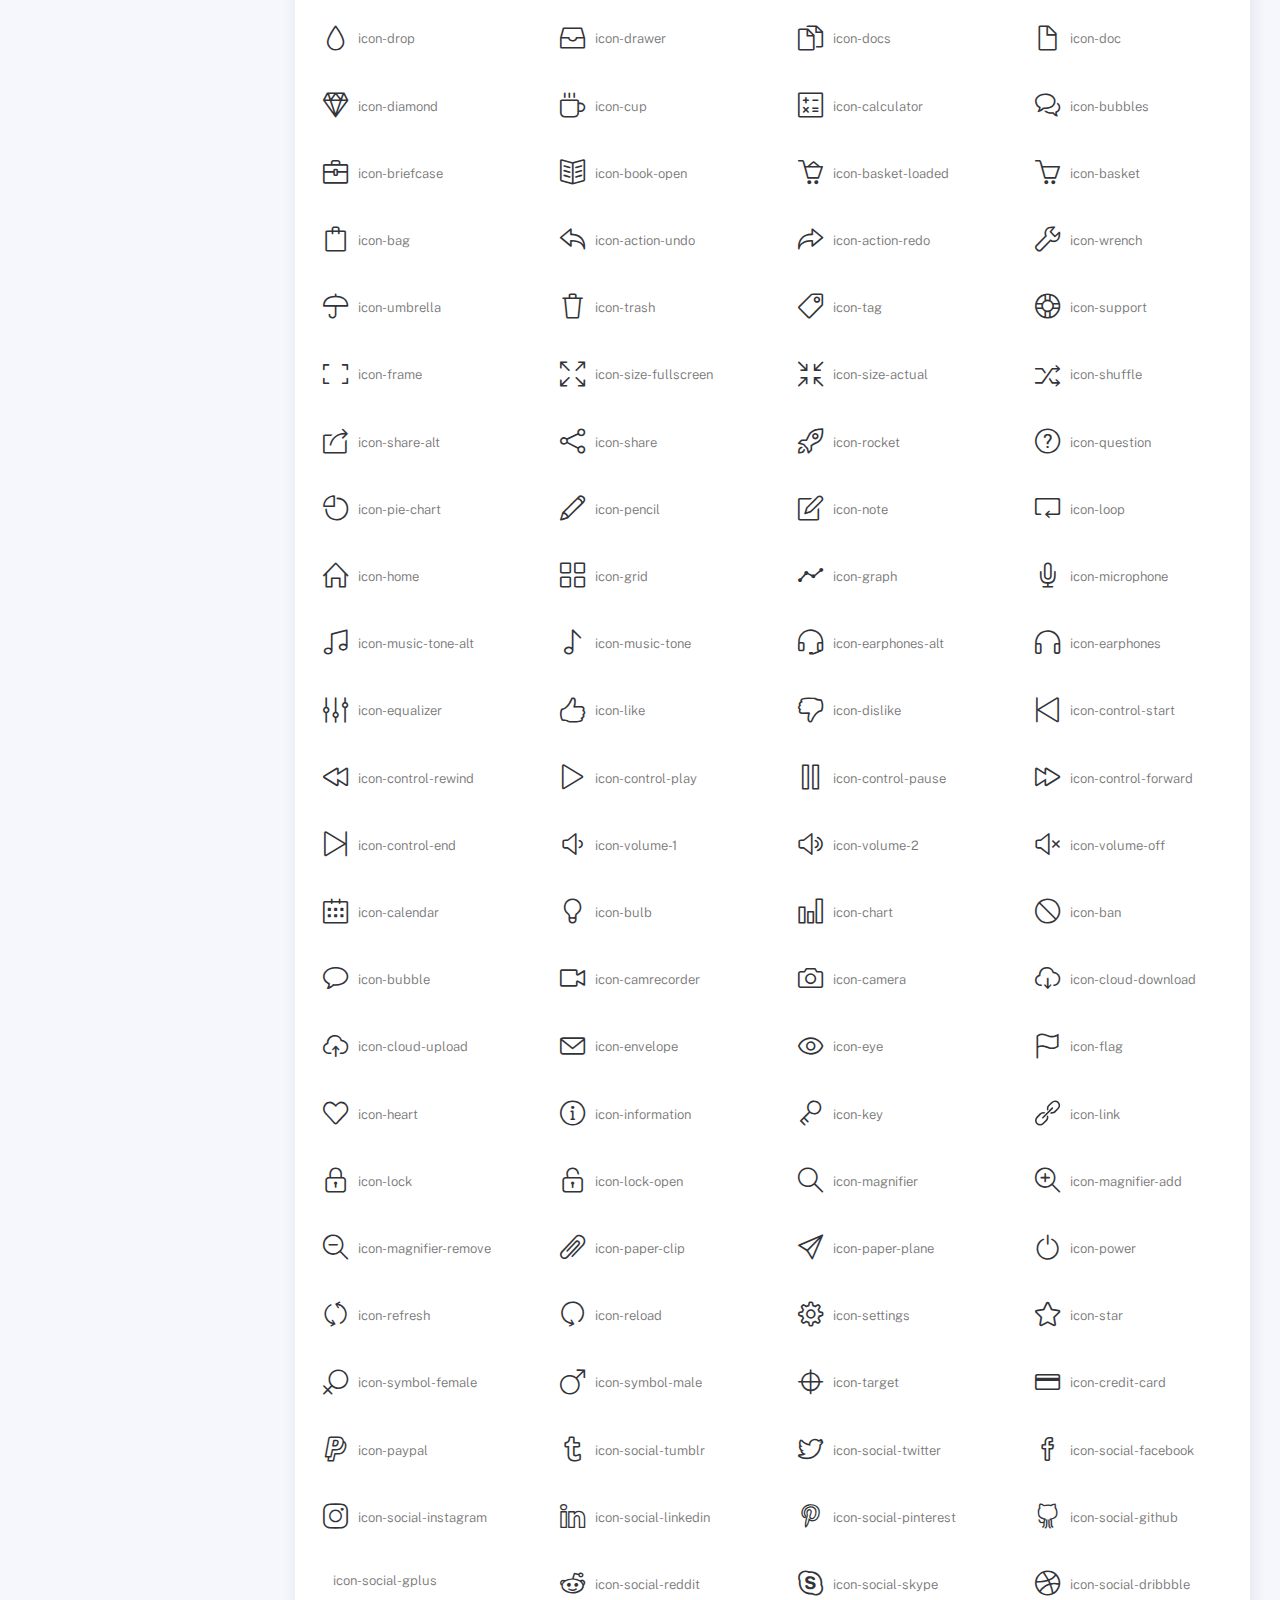
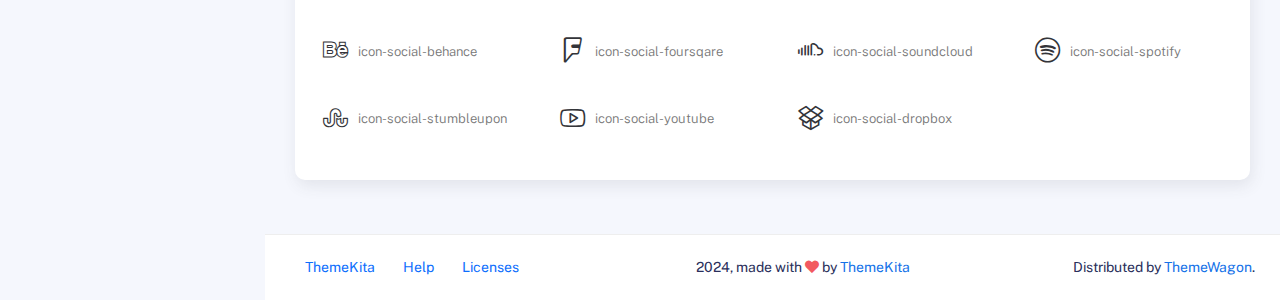
<file: admin/components/simple-line-icons.html>
<!DOCTYPE html>
<html lang="en">
  <head>
    <meta http-equiv="X-UA-Compatible" content="IE=edge" />
    <title>Simple Line Icons - Kaiadmin Bootstrap 5 Admin Dashboard</title>
    <meta
      content="width=device-width, initial-scale=1.0, shrink-to-fit=no"
      name="viewport"
    />
    <link
      rel="icon"
      href="../assets/img/kaiadmin/favicon.ico"
      type="image/x-icon"
    />

    <!-- Fonts and icons -->
    <script src="../assets/js/plugin/webfont/webfont.min.js"></script>
    <script>
      WebFont.load({
        google: { families: ["Public Sans:300,400,500,600,700"] },
        custom: {
          families: [
            "Font Awesome 5 Solid",
            "Font Awesome 5 Regular",
            "Font Awesome 5 Brands",
            "simple-line-icons",
          ],
          urls: ["../assets/css/fonts.min.css"],
        },
        active: function () {
          sessionStorage.fonts = true;
        },
      });
    </script>

    <!-- CSS Files -->
    <link rel="stylesheet" href="../assets/css/bootstrap.min.css" />
    <link rel="stylesheet" href="../assets/css/plugins.min.css" />
    <link rel="stylesheet" href="../assets/css/kaiadmin.min.css" />

    <!-- CSS Just for demo purpose, don't include it in your project -->
    <link rel="stylesheet" href="../assets/css/demo.css" />
  </head>
  <body>
    <div class="wrapper">
      <!-- Sidebar -->
      <div class="sidebar" data-background-color="dark">
        <div class="sidebar-logo">
          <!-- Logo Header -->
          <div class="logo-header" data-background-color="dark">
            <a href="../index.html" class="logo">
              <img
                src="../assets/img/kaiadmin/logo_light.svg"
                alt="navbar brand"
                class="navbar-brand"
                height="20"
              />
            </a>
            <div class="nav-toggle">
              <button class="btn btn-toggle toggle-sidebar">
                <i class="gg-menu-right"></i>
              </button>
              <button class="btn btn-toggle sidenav-toggler">
                <i class="gg-menu-left"></i>
              </button>
            </div>
            <button class="topbar-toggler more">
              <i class="gg-more-vertical-alt"></i>
            </button>
          </div>
          <!-- End Logo Header -->
        </div>
        <div class="sidebar-wrapper scrollbar scrollbar-inner">
          <div class="sidebar-content">
            <ul class="nav nav-secondary">
              <li class="nav-item">
                <a
                  data-bs-toggle="collapse"
                  href="#dashboard"
                  class="collapsed"
                  aria-expanded="false"
                >
                  <i class="fas fa-home"></i>
                  <p>Dashboard</p>
                  <span class="caret"></span>
                </a>
                <div class="collapse" id="dashboard">
                  <ul class="nav nav-collapse">
                    <li>
                      <a href="../../demo1/index.html">
                        <span class="sub-item">Dashboard 1</span>
                      </a>
                    </li>
                  </ul>
                </div>
              </li>
              <li class="nav-section">
                <span class="sidebar-mini-icon">
                  <i class="fa fa-ellipsis-h"></i>
                </span>
                <h4 class="text-section">Components</h4>
              </li>
              <li class="nav-item active submenu">
                <a data-bs-toggle="collapse" href="#base">
                  <i class="fas fa-layer-group"></i>
                  <p>Base</p>
                  <span class="caret"></span>
                </a>
                <div class="collapse show" id="base">
                  <ul class="nav nav-collapse">
                    <li>
                      <a href="../components/avatars.html">
                        <span class="sub-item">Avatars</span>
                      </a>
                    </li>
                    <li>
                      <a href="../components/buttons.html">
                        <span class="sub-item">Buttons</span>
                      </a>
                    </li>
                    <li>
                      <a href="../components/gridsystem.html">
                        <span class="sub-item">Grid System</span>
                      </a>
                    </li>
                    <li>
                      <a href="../components/panels.html">
                        <span class="sub-item">Panels</span>
                      </a>
                    </li>
                    <li>
                      <a href="../components/notifications.html">
                        <span class="sub-item">Notifications</span>
                      </a>
                    </li>
                    <li>
                      <a href="../components/sweetalert.html">
                        <span class="sub-item">Sweet Alert</span>
                      </a>
                    </li>
                    <li>
                      <a href="../components/font-awesome-icons.html">
                        <span class="sub-item">Font Awesome Icons</span>
                      </a>
                    </li>
                    <li class="active">
                      <a href="../components/simple-line-icons.html">
                        <span class="sub-item">Simple Line Icons</span>
                      </a>
                    </li>
                    <li>
                      <a href="../components/typography.html">
                        <span class="sub-item">Typography</span>
                      </a>
                    </li>
                  </ul>
                </div>
              </li>
              <li class="nav-item">
                <a data-bs-toggle="collapse" href="#sidebarLayouts">
                  <i class="fas fa-th-list"></i>
                  <p>Sidebar Layouts</p>
                  <span class="caret"></span>
                </a>
                <div class="collapse" id="sidebarLayouts">
                  <ul class="nav nav-collapse">
                    <li>
                      <a href="../sidebar-style-2.html">
                        <span class="sub-item">Sidebar Style 2</span>
                      </a>
                    </li>
                    <li>
                      <a href="../icon-menu.html">
                        <span class="sub-item">Icon Menu</span>
                      </a>
                    </li>
                  </ul>
                </div>
              </li>
              <li class="nav-item">
                <a data-bs-toggle="collapse" href="#forms">
                  <i class="fas fa-pen-square"></i>
                  <p>Forms</p>
                  <span class="caret"></span>
                </a>
                <div class="collapse" id="forms">
                  <ul class="nav nav-collapse">
                    <li>
                      <a href="../forms/forms.html">
                        <span class="sub-item">Basic Form</span>
                      </a>
                    </li>
                  </ul>
                </div>
              </li>
              <li class="nav-item">
                <a data-bs-toggle="collapse" href="#tables">
                  <i class="fas fa-table"></i>
                  <p>Tables</p>
                  <span class="caret"></span>
                </a>
                <div class="collapse" id="tables">
                  <ul class="nav nav-collapse">
                    <li>
                      <a href="../tables/tables.html">
                        <span class="sub-item">Basic Table</span>
                      </a>
                    </li>
                    <li>
                      <a href="../tables/datatables.html">
                        <span class="sub-item">Datatables</span>
                      </a>
                    </li>
                  </ul>
                </div>
              </li>
              <li class="nav-item">
                <a data-bs-toggle="collapse" href="#maps">
                  <i class="fas fa-map-marker-alt"></i>
                  <p>Maps</p>
                  <span class="caret"></span>
                </a>
                <div class="collapse" id="maps">
                  <ul class="nav nav-collapse">
                    <li>
                      <a href="../maps/googlemaps.html">
                        <span class="sub-item">Google Maps</span>
                      </a>
                    </li>
                    <li>
                      <a href="../maps/jsvectormap.html">
                        <span class="sub-item">Jsvectormap</span>
                      </a>
                    </li>
                  </ul>
                </div>
              </li>
              <li class="nav-item">
                <a data-bs-toggle="collapse" href="#charts">
                  <i class="far fa-chart-bar"></i>
                  <p>Charts</p>
                  <span class="caret"></span>
                </a>
                <div class="collapse" id="charts">
                  <ul class="nav nav-collapse">
                    <li>
                      <a href="../charts/charts.html">
                        <span class="sub-item">Chart Js</span>
                      </a>
                    </li>
                    <li>
                      <a href="../charts/sparkline.html">
                        <span class="sub-item">Sparkline</span>
                      </a>
                    </li>
                  </ul>
                </div>
              </li>
              <li class="nav-item">
                <a href="../widgets.html">
                  <i class="fas fa-desktop"></i>
                  <p>Widgets</p>
                  <span class="badge badge-success">4</span>
                </a>
              </li>
              <li class="nav-item">
                <a href="../../../documentation/index.html">
                  <i class="fas fa-file"></i>
                  <p>Documentation</p>
                  <span class="badge badge-secondary">1</span>
                </a>
              </li>
              <li class="nav-item">
                <a data-bs-toggle="collapse" href="#submenu">
                  <i class="fas fa-bars"></i>
                  <p>Menu Levels</p>
                  <span class="caret"></span>
                </a>
                <div class="collapse" id="submenu">
                  <ul class="nav nav-collapse">
                    <li>
                      <a data-bs-toggle="collapse" href="#subnav1">
                        <span class="sub-item">Level 1</span>
                        <span class="caret"></span>
                      </a>
                      <div class="collapse" id="subnav1">
                        <ul class="nav nav-collapse subnav">
                          <li>
                            <a href="#">
                              <span class="sub-item">Level 2</span>
                            </a>
                          </li>
                          <li>
                            <a href="#">
                              <span class="sub-item">Level 2</span>
                            </a>
                          </li>
                        </ul>
                      </div>
                    </li>
                    <li>
                      <a data-bs-toggle="collapse" href="#subnav2">
                        <span class="sub-item">Level 1</span>
                        <span class="caret"></span>
                      </a>
                      <div class="collapse" id="subnav2">
                        <ul class="nav nav-collapse subnav">
                          <li>
                            <a href="#">
                              <span class="sub-item">Level 2</span>
                            </a>
                          </li>
                        </ul>
                      </div>
                    </li>
                    <li>
                      <a href="#">
                        <span class="sub-item">Level 1</span>
                      </a>
                    </li>
                  </ul>
                </div>
              </li>
            </ul>
          </div>
        </div>
      </div>
      <!-- End Sidebar -->

      <div class="main-panel">
        <div class="main-header">
          <div class="main-header-logo">
            <!-- Logo Header -->
            <div class="logo-header" data-background-color="dark">
              <a href="../index.html" class="logo">
                <img
                  src="../assets/img/kaiadmin/logo_light.svg"
                  alt="navbar brand"
                  class="navbar-brand"
                  height="20"
                />
              </a>
              <div class="nav-toggle">
                <button class="btn btn-toggle toggle-sidebar">
                  <i class="gg-menu-right"></i>
                </button>
                <button class="btn btn-toggle sidenav-toggler">
                  <i class="gg-menu-left"></i>
                </button>
              </div>
              <button class="topbar-toggler more">
                <i class="gg-more-vertical-alt"></i>
              </button>
            </div>
            <!-- End Logo Header -->
          </div>
          <!-- Navbar Header -->
          <nav
            class="navbar navbar-header navbar-header-transparent navbar-expand-lg border-bottom"
          >
            <div class="container-fluid">
              <nav
                class="navbar navbar-header-left navbar-expand-lg navbar-form nav-search p-0 d-none d-lg-flex"
              >
                <div class="input-group">
                  <div class="input-group-prepend">
                    <button type="submit" class="btn btn-search pe-1">
                      <i class="fa fa-search search-icon"></i>
                    </button>
                  </div>
                  <input
                    type="text"
                    placeholder="Search ..."
                    class="form-control"
                  />
                </div>
              </nav>

              <ul class="navbar-nav topbar-nav ms-md-auto align-items-center">
                <li
                  class="nav-item topbar-icon dropdown hidden-caret d-flex d-lg-none"
                >
                  <a
                    class="nav-link dropdown-toggle"
                    data-bs-toggle="dropdown"
                    href="#"
                    role="button"
                    aria-expanded="false"
                    aria-haspopup="true"
                  >
                    <i class="fa fa-search"></i>
                  </a>
                  <ul class="dropdown-menu dropdown-search animated fadeIn">
                    <form class="navbar-left navbar-form nav-search">
                      <div class="input-group">
                        <input
                          type="text"
                          placeholder="Search ..."
                          class="form-control"
                        />
                      </div>
                    </form>
                  </ul>
                </li>
                <li class="nav-item topbar-icon dropdown hidden-caret">
                  <a
                    class="nav-link dropdown-toggle"
                    href="#"
                    id="messageDropdown"
                    role="button"
                    data-bs-toggle="dropdown"
                    aria-haspopup="true"
                    aria-expanded="false"
                  >
                    <i class="fa fa-envelope"></i>
                  </a>
                  <ul
                    class="dropdown-menu messages-notif-box animated fadeIn"
                    aria-labelledby="messageDropdown"
                  >
                    <li>
                      <div
                        class="dropdown-title d-flex justify-content-between align-items-center"
                      >
                        Messages
                        <a href="#" class="small">Mark all as read</a>
                      </div>
                    </li>
                    <li>
                      <div class="message-notif-scroll scrollbar-outer">
                        <div class="notif-center">
                          <a href="#">
                            <div class="notif-img">
                              <img
                                src="../assets/img/jm_denis.jpg"
                                alt="Img Profile"
                              />
                            </div>
                            <div class="notif-content">
                              <span class="subject">Jimmy Denis</span>
                              <span class="block"> How are you ? </span>
                              <span class="time">5 minutes ago</span>
                            </div>
                          </a>
                          <a href="#">
                            <div class="notif-img">
                              <img
                                src="../assets/img/chadengle.jpg"
                                alt="Img Profile"
                              />
                            </div>
                            <div class="notif-content">
                              <span class="subject">Chad</span>
                              <span class="block"> Ok, Thanks ! </span>
                              <span class="time">12 minutes ago</span>
                            </div>
                          </a>
                          <a href="#">
                            <div class="notif-img">
                              <img
                                src="../assets/img/mlane.jpg"
                                alt="Img Profile"
                              />
                            </div>
                            <div class="notif-content">
                              <span class="subject">Jhon Doe</span>
                              <span class="block">
                                Ready for the meeting today...
                              </span>
                              <span class="time">12 minutes ago</span>
                            </div>
                          </a>
                          <a href="#">
                            <div class="notif-img">
                              <img
                                src="../assets/img/talha.jpg"
                                alt="Img Profile"
                              />
                            </div>
                            <div class="notif-content">
                              <span class="subject">Talha</span>
                              <span class="block"> Hi, Apa Kabar ? </span>
                              <span class="time">17 minutes ago</span>
                            </div>
                          </a>
                        </div>
                      </div>
                    </li>
                    <li>
                      <a class="see-all" href="javascript:void(0);"
                        >See all messages<i class="fa fa-angle-right"></i>
                      </a>
                    </li>
                  </ul>
                </li>
                <li class="nav-item topbar-icon dropdown hidden-caret">
                  <a
                    class="nav-link dropdown-toggle"
                    href="#"
                    id="notifDropdown"
                    role="button"
                    data-bs-toggle="dropdown"
                    aria-haspopup="true"
                    aria-expanded="false"
                  >
                    <i class="fa fa-bell"></i>
                    <span class="notification">4</span>
                  </a>
                  <ul
                    class="dropdown-menu notif-box animated fadeIn"
                    aria-labelledby="notifDropdown"
                  >
                    <li>
                      <div class="dropdown-title">
                        You have 4 new notification
                      </div>
                    </li>
                    <li>
                      <div class="notif-scroll scrollbar-outer">
                        <div class="notif-center">
                          <a href="#">
                            <div class="notif-icon notif-primary">
                              <i class="fa fa-user-plus"></i>
                            </div>
                            <div class="notif-content">
                              <span class="block"> New user registered </span>
                              <span class="time">5 minutes ago</span>
                            </div>
                          </a>
                          <a href="#">
                            <div class="notif-icon notif-success">
                              <i class="fa fa-comment"></i>
                            </div>
                            <div class="notif-content">
                              <span class="block">
                                Rahmad commented on Admin
                              </span>
                              <span class="time">12 minutes ago</span>
                            </div>
                          </a>
                          <a href="#">
                            <div class="notif-img">
                              <img
                                src="../assets/img/profile2.jpg"
                                alt="Img Profile"
                              />
                            </div>
                            <div class="notif-content">
                              <span class="block">
                                Reza send messages to you
                              </span>
                              <span class="time">12 minutes ago</span>
                            </div>
                          </a>
                          <a href="#">
                            <div class="notif-icon notif-danger">
                              <i class="fa fa-heart"></i>
                            </div>
                            <div class="notif-content">
                              <span class="block"> Farrah liked Admin </span>
                              <span class="time">17 minutes ago</span>
                            </div>
                          </a>
                        </div>
                      </div>
                    </li>
                    <li>
                      <a class="see-all" href="javascript:void(0);"
                        >See all notifications<i class="fa fa-angle-right"></i>
                      </a>
                    </li>
                  </ul>
                </li>
                <li class="nav-item topbar-icon dropdown hidden-caret">
                  <a
                    class="nav-link"
                    data-bs-toggle="dropdown"
                    href="#"
                    aria-expanded="false"
                  >
                    <i class="fas fa-layer-group"></i>
                  </a>
                  <div class="dropdown-menu quick-actions animated fadeIn">
                    <div class="quick-actions-header">
                      <span class="title mb-1">Quick Actions</span>
                      <span class="subtitle op-7">Shortcuts</span>
                    </div>
                    <div class="quick-actions-scroll scrollbar-outer">
                      <div class="quick-actions-items">
                        <div class="row m-0">
                          <a class="col-6 col-md-4 p-0" href="#">
                            <div class="quick-actions-item">
                              <div class="avatar-item bg-danger rounded-circle">
                                <i class="far fa-calendar-alt"></i>
                              </div>
                              <span class="text">Calendar</span>
                            </div>
                          </a>
                          <a class="col-6 col-md-4 p-0" href="#">
                            <div class="quick-actions-item">
                              <div
                                class="avatar-item bg-warning rounded-circle"
                              >
                                <i class="fas fa-map"></i>
                              </div>
                              <span class="text">Maps</span>
                            </div>
                          </a>
                          <a class="col-6 col-md-4 p-0" href="#">
                            <div class="quick-actions-item">
                              <div class="avatar-item bg-info rounded-circle">
                                <i class="fas fa-file-excel"></i>
                              </div>
                              <span class="text">Reports</span>
                            </div>
                          </a>
                          <a class="col-6 col-md-4 p-0" href="#">
                            <div class="quick-actions-item">
                              <div
                                class="avatar-item bg-success rounded-circle"
                              >
                                <i class="fas fa-envelope"></i>
                              </div>
                              <span class="text">Emails</span>
                            </div>
                          </a>
                          <a class="col-6 col-md-4 p-0" href="#">
                            <div class="quick-actions-item">
                              <div
                                class="avatar-item bg-primary rounded-circle"
                              >
                                <i class="fas fa-file-invoice-dollar"></i>
                              </div>
                              <span class="text">Invoice</span>
                            </div>
                          </a>
                          <a class="col-6 col-md-4 p-0" href="#">
                            <div class="quick-actions-item">
                              <div
                                class="avatar-item bg-secondary rounded-circle"
                              >
                                <i class="fas fa-credit-card"></i>
                              </div>
                              <span class="text">Payments</span>
                            </div>
                          </a>
                        </div>
                      </div>
                    </div>
                  </div>
                </li>

                <li class="nav-item topbar-user dropdown hidden-caret">
                  <a
                    class="dropdown-toggle profile-pic"
                    data-bs-toggle="dropdown"
                    href="#"
                    aria-expanded="false"
                  >
                    <div class="avatar-sm">
                      <img
                        src="../assets/img/profile.jpg"
                        alt="..."
                        class="avatar-img rounded-circle"
                      />
                    </div>
                    <span class="profile-username">
                      <span class="op-7">Hi,</span>
                      <span class="fw-bold">Hizrian</span>
                    </span>
                  </a>
                  <ul class="dropdown-menu dropdown-user animated fadeIn">
                    <div class="dropdown-user-scroll scrollbar-outer">
                      <li>
                        <div class="user-box">
                          <div class="avatar-lg">
                            <img
                              src="../assets/img/profile.jpg"
                              alt="image profile"
                              class="avatar-img rounded"
                            />
                          </div>
                          <div class="u-text">
                            <h4>Hizrian</h4>
                            <p class="text-muted">hello@example.com</p>
                            <a
                              href="profile.html"
                              class="btn btn-xs btn-secondary btn-sm"
                              >View Profile</a
                            >
                          </div>
                        </div>
                      </li>
                      <li>
                        <div class="dropdown-divider"></div>
                        <a class="dropdown-item" href="#">My Profile</a>
                        <a class="dropdown-item" href="#">My Balance</a>
                        <a class="dropdown-item" href="#">Inbox</a>
                        <div class="dropdown-divider"></div>
                        <a class="dropdown-item" href="#">Account Setting</a>
                        <div class="dropdown-divider"></div>
                        <a class="dropdown-item" href="#">Logout</a>
                      </li>
                    </div>
                  </ul>
                </li>
              </ul>
            </div>
          </nav>
          <!-- End Navbar -->
        </div>

        <div class="container">
          <div class="page-inner">
            <div class="page-header">
              <h3 class="fw-bold mb-3">Icons</h3>
              <ul class="breadcrumbs mb-3">
                <li class="nav-home">
                  <a href="#">
                    <i class="icon-home"></i>
                  </a>
                </li>
                <li class="separator">
                  <i class="icon-arrow-right"></i>
                </li>
                <li class="nav-item">
                  <a href="#">Base</a>
                </li>
                <li class="separator">
                  <i class="icon-arrow-right"></i>
                </li>
                <li class="nav-item">
                  <a href="#">Line Awesome</a>
                </li>
              </ul>
            </div>
            <div class="row">
              <div class="col-md-12">
                <div class="card">
                  <div class="card-header">
                    <div class="card-title">Simple Line Icons</div>
                    <div class="card-category">
                      Simple and Minimal Line Icons from
                      <a
                        class="link"
                        href="https://github.com/thesabbir/simple-line-icons"
                        >Simple Line Icons</a
                      >
                    </div>
                  </div>
                  <div class="card-body">
                    <div id="row-demo-icon" class="row"></div>
                  </div>
                </div>
              </div>
            </div>
          </div>
        </div>

        <footer class="footer">
          <div class="container-fluid d-flex justify-content-between">
            <nav class="pull-left">
              <ul class="nav">
                <li class="nav-item">
                  <a class="nav-link" href="http://www.themekita.com">
                    ThemeKita
                  </a>
                </li>
                <li class="nav-item">
                  <a class="nav-link" href="#"> Help </a>
                </li>
                <li class="nav-item">
                  <a class="nav-link" href="#"> Licenses </a>
                </li>
              </ul>
            </nav>
            <div class="copyright">
              2024, made with <i class="fa fa-heart heart text-danger"></i> by
              <a href="http://www.themekita.com">ThemeKita</a>
            </div>
            <div>
              Distributed by
              <a target="_blank" href="https://themewagon.com/">ThemeWagon</a>.
            </div>
          </div>
        </footer>
      </div>

      <!-- Custom template | don't include it in your project! -->
      <div class="custom-template">
        <div class="title">Settings</div>
        <div class="custom-content">
          <div class="switcher">
            <div class="switch-block">
              <h4>Logo Header</h4>
              <div class="btnSwitch">
                <button
                  type="button"
                  class="selected changeLogoHeaderColor"
                  data-color="dark"
                ></button>
                <button
                  type="button"
                  class="selected changeLogoHeaderColor"
                  data-color="blue"
                ></button>
                <button
                  type="button"
                  class="changeLogoHeaderColor"
                  data-color="purple"
                ></button>
                <button
                  type="button"
                  class="changeLogoHeaderColor"
                  data-color="light-blue"
                ></button>
                <button
                  type="button"
                  class="changeLogoHeaderColor"
                  data-color="green"
                ></button>
                <button
                  type="button"
                  class="changeLogoHeaderColor"
                  data-color="orange"
                ></button>
                <button
                  type="button"
                  class="changeLogoHeaderColor"
                  data-color="red"
                ></button>
                <button
                  type="button"
                  class="changeLogoHeaderColor"
                  data-color="white"
                ></button>
                <br />
                <button
                  type="button"
                  class="changeLogoHeaderColor"
                  data-color="dark2"
                ></button>
                <button
                  type="button"
                  class="changeLogoHeaderColor"
                  data-color="blue2"
                ></button>
                <button
                  type="button"
                  class="changeLogoHeaderColor"
                  data-color="purple2"
                ></button>
                <button
                  type="button"
                  class="changeLogoHeaderColor"
                  data-color="light-blue2"
                ></button>
                <button
                  type="button"
                  class="changeLogoHeaderColor"
                  data-color="green2"
                ></button>
                <button
                  type="button"
                  class="changeLogoHeaderColor"
                  data-color="orange2"
                ></button>
                <button
                  type="button"
                  class="changeLogoHeaderColor"
                  data-color="red2"
                ></button>
              </div>
            </div>
            <div class="switch-block">
              <h4>Navbar Header</h4>
              <div class="btnSwitch">
                <button
                  type="button"
                  class="changeTopBarColor"
                  data-color="dark"
                ></button>
                <button
                  type="button"
                  class="changeTopBarColor"
                  data-color="blue"
                ></button>
                <button
                  type="button"
                  class="changeTopBarColor"
                  data-color="purple"
                ></button>
                <button
                  type="button"
                  class="changeTopBarColor"
                  data-color="light-blue"
                ></button>
                <button
                  type="button"
                  class="changeTopBarColor"
                  data-color="green"
                ></button>
                <button
                  type="button"
                  class="changeTopBarColor"
                  data-color="orange"
                ></button>
                <button
                  type="button"
                  class="changeTopBarColor"
                  data-color="red"
                ></button>
                <button
                  type="button"
                  class="changeTopBarColor"
                  data-color="white"
                ></button>
                <br />
                <button
                  type="button"
                  class="changeTopBarColor"
                  data-color="dark2"
                ></button>
                <button
                  type="button"
                  class="selected changeTopBarColor"
                  data-color="blue2"
                ></button>
                <button
                  type="button"
                  class="changeTopBarColor"
                  data-color="purple2"
                ></button>
                <button
                  type="button"
                  class="changeTopBarColor"
                  data-color="light-blue2"
                ></button>
                <button
                  type="button"
                  class="changeTopBarColor"
                  data-color="green2"
                ></button>
                <button
                  type="button"
                  class="changeTopBarColor"
                  data-color="orange2"
                ></button>
                <button
                  type="button"
                  class="changeTopBarColor"
                  data-color="red2"
                ></button>
              </div>
            </div>
            <div class="switch-block">
              <h4>Sidebar</h4>
              <div class="btnSwitch">
                <button
                  type="button"
                  class="selected changeSideBarColor"
                  data-color="white"
                ></button>
                <button
                  type="button"
                  class="changeSideBarColor"
                  data-color="dark"
                ></button>
                <button
                  type="button"
                  class="changeSideBarColor"
                  data-color="dark2"
                ></button>
              </div>
            </div>
          </div>
        </div>
        <div class="custom-toggle">
          <i class="icon-settings"></i>
        </div>
      </div>
      <!-- End Custom template -->
    </div>
    <!--   Core JS Files   -->
    <script src="../assets/js/core/jquery-3.7.1.min.js"></script>
    <script src="../assets/js/core/popper.min.js"></script>
    <script src="../assets/js/core/bootstrap.min.js"></script>

    <!-- jQuery Scrollbar -->
    <script src="../assets/js/plugin/jquery-scrollbar/jquery.scrollbar.min.js"></script>
    <!-- Kaiadmin JS -->
    <script src="../assets/js/kaiadmin.min.js"></script>
    <!-- Kaiadmin DEMO methods, don't include it in your project! -->
    <script src="../assets/js/setting-demo2.js"></script>
    <script>
      var iconClass = [
        "icon-user",
        "icon-people",
        "icon-user-female",
        "icon-user-follow",
        "icon-user-following",
        "icon-user-unfollow",
        "icon-login",
        "icon-logout",
        "icon-emotsmile",
        "icon-phone",
        "icon-call-end",
        "icon-call-in",
        "icon-call-out",
        "icon-map",
        "icon-location-pin",
        "icon-direction",
        "icon-directions",
        "icon-compass",
        "icon-layers",
        "icon-menu",
        "icon-list",
        "icon-options-vertical",
        "icon-options",
        "icon-arrow-down",
        "icon-arrow-left",
        "icon-arrow-right",
        "icon-arrow-up",
        "icon-arrow-up-circle",
        "icon-arrow-left-circle",
        "icon-arrow-right-circle",
        "icon-arrow-down-circle",
        "icon-check",
        "icon-clock",
        "icon-plus",
        "icon-close",
        "icon-trophy",
        "icon-screen-smartphone",
        "icon-screen-desktop",
        "icon-plane",
        "icon-notebook",
        "icon-mustache",
        "icon-mouse",
        "icon-magnet",
        "icon-energy",
        "icon-disc",
        "icon-cursor",
        "icon-cursor-move",
        "icon-crop",
        "icon-chemistry",
        "icon-speedometer",
        "icon-shield",
        "icon-screen-tablet",
        "icon-magic-wand",
        "icon-hourglass",
        "icon-graduation",
        "icon-ghost",
        "icon-game-controller",
        "icon-fire",
        "icon-eyeglass",
        "icon-envelope-open",
        "icon-envelope-letter",
        "icon-bell",
        "icon-badge",
        "icon-anchor",
        "icon-wallet",
        "icon-vector",
        "icon-speech",
        "icon-puzzle",
        "icon-printer",
        "icon-present",
        "icon-playlist",
        "icon-pin",
        "icon-picture",
        "icon-handbag",
        "icon-globe-alt",
        "icon-globe",
        "icon-folder-alt",
        "icon-folder",
        "icon-film",
        "icon-feed",
        "icon-drop",
        "icon-drawer",
        "icon-docs",
        "icon-doc",
        "icon-diamond",
        "icon-cup",
        "icon-calculator",
        "icon-bubbles",
        "icon-briefcase",
        "icon-book-open",
        "icon-basket-loaded",
        "icon-basket",
        "icon-bag",
        "icon-action-undo",
        "icon-action-redo",
        "icon-wrench",
        "icon-umbrella",
        "icon-trash",
        "icon-tag",
        "icon-support",
        "icon-frame",
        "icon-size-fullscreen",
        "icon-size-actual",
        "icon-shuffle",
        "icon-share-alt",
        "icon-share",
        "icon-rocket",
        "icon-question",
        "icon-pie-chart",
        "icon-pencil",
        "icon-note",
        "icon-loop",
        "icon-home",
        "icon-grid",
        "icon-graph",
        "icon-microphone",
        "icon-music-tone-alt",
        "icon-music-tone",
        "icon-earphones-alt",
        "icon-earphones",
        "icon-equalizer",
        "icon-like",
        "icon-dislike",
        "icon-control-start",
        "icon-control-rewind",
        "icon-control-play",
        "icon-control-pause",
        "icon-control-forward",
        "icon-control-end",
        "icon-volume-1",
        "icon-volume-2",
        "icon-volume-off",
        "icon-calendar",
        "icon-bulb",
        "icon-chart",
        "icon-ban",
        "icon-bubble",
        "icon-camrecorder",
        "icon-camera",
        "icon-cloud-download",
        "icon-cloud-upload",
        "icon-envelope",
        "icon-eye",
        "icon-flag",
        "icon-heart",
        "icon-information",
        "icon-key",
        "icon-link",
        "icon-lock",
        "icon-lock-open",
        "icon-magnifier",
        "icon-magnifier-add",
        "icon-magnifier-remove",
        "icon-paper-clip",
        "icon-paper-plane",
        "icon-power",
        "icon-refresh",
        "icon-reload",
        "icon-settings",
        "icon-star",
        "icon-symbol-female",
        "icon-symbol-male",
        "icon-target",
        "icon-credit-card",
        "icon-paypal",
        "icon-social-tumblr",
        "icon-social-twitter",
        "icon-social-facebook",
        "icon-social-instagram",
        "icon-social-linkedin",
        "icon-social-pinterest",
        "icon-social-github",
        "icon-social-gplus",
        "icon-social-reddit",
        "icon-social-skype",
        "icon-social-dribbble",
        "icon-social-behance",
        "icon-social-foursqare",
        "icon-social-soundcloud",
        "icon-social-spotify",
        "icon-social-stumbleupon",
        "icon-social-youtube",
        "icon-social-dropbox",
      ];
      var rowDemoIcon = "#row-demo-icon";
      for (i = 0; i < iconClass.length; i++) {
        $(rowDemoIcon).append(
          '<div class="col-md-3"> <div class="demo-icon"> <div class="icon-preview"><i class="' +
            iconClass[i] +
            '"></i></div> <div class="icon-class">' +
            iconClass[i] +
            "</div> </div> </div>"
        );
      }
    </script>
  </body>
</html>
</file>
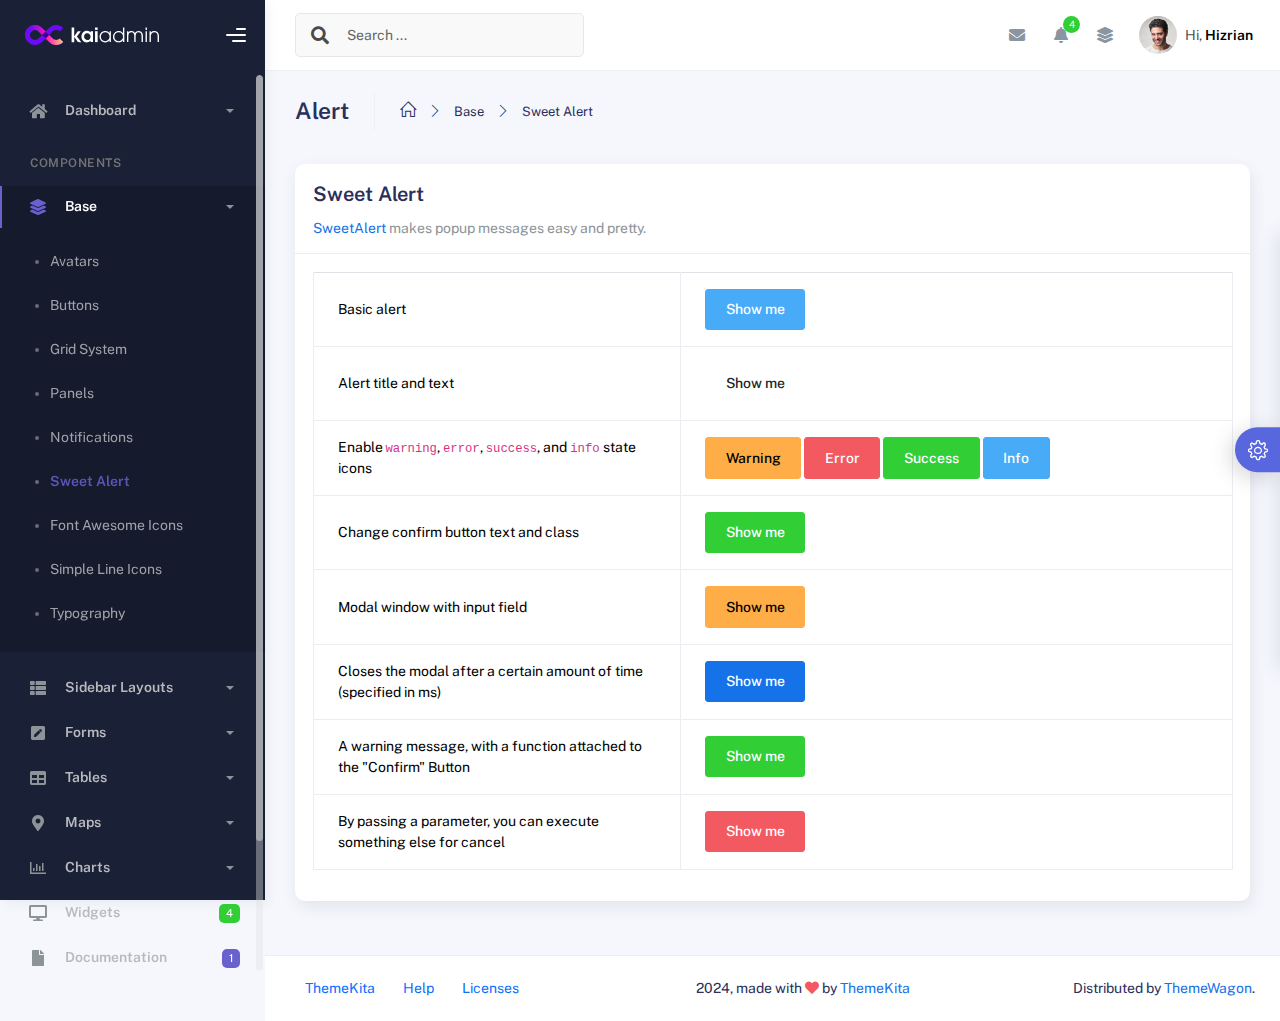
<file: admin/components/sweetalert.html>
<!DOCTYPE html>
<html lang="en">
  <head>
    <meta http-equiv="X-UA-Compatible" content="IE=edge" />
    <title>Sweet Alert - Kaiadmin Bootstrap 5 Admin Dashboard</title>
    <meta
      content="width=device-width, initial-scale=1.0, shrink-to-fit=no"
      name="viewport"
    />
    <link
      rel="icon"
      href="../assets/img/kaiadmin/favicon.ico"
      type="image/x-icon"
    />

    <!-- Fonts and icons -->
    <script src="../assets/js/plugin/webfont/webfont.min.js"></script>
    <script>
      WebFont.load({
        google: { families: ["Public Sans:300,400,500,600,700"] },
        custom: {
          families: [
            "Font Awesome 5 Solid",
            "Font Awesome 5 Regular",
            "Font Awesome 5 Brands",
            "simple-line-icons",
          ],
          urls: ["../assets/css/fonts.min.css"],
        },
        active: function () {
          sessionStorage.fonts = true;
        },
      });
    </script>

    <!-- CSS Files -->
    <link rel="stylesheet" href="../assets/css/bootstrap.min.css" />
    <link rel="stylesheet" href="../assets/css/plugins.min.css" />
    <link rel="stylesheet" href="../assets/css/kaiadmin.min.css" />

    <!-- CSS Just for demo purpose, don't include it in your project -->
    <link rel="stylesheet" href="../assets/css/demo.css" />
  </head>
  <body>
    <div class="wrapper">
      <!-- Sidebar -->
      <div class="sidebar" data-background-color="dark">
        <div class="sidebar-logo">
          <!-- Logo Header -->
          <div class="logo-header" data-background-color="dark">
            <a href="../index.html" class="logo">
              <img
                src="../assets/img/kaiadmin/logo_light.svg"
                alt="navbar brand"
                class="navbar-brand"
                height="20"
              />
            </a>
            <div class="nav-toggle">
              <button class="btn btn-toggle toggle-sidebar">
                <i class="gg-menu-right"></i>
              </button>
              <button class="btn btn-toggle sidenav-toggler">
                <i class="gg-menu-left"></i>
              </button>
            </div>
            <button class="topbar-toggler more">
              <i class="gg-more-vertical-alt"></i>
            </button>
          </div>
          <!-- End Logo Header -->
        </div>
        <div class="sidebar-wrapper scrollbar scrollbar-inner">
          <div class="sidebar-content">
            <ul class="nav nav-secondary">
              <li class="nav-item">
                <a
                  data-bs-toggle="collapse"
                  href="#dashboard"
                  class="collapsed"
                  aria-expanded="false"
                >
                  <i class="fas fa-home"></i>
                  <p>Dashboard</p>
                  <span class="caret"></span>
                </a>
                <div class="collapse" id="dashboard">
                  <ul class="nav nav-collapse">
                    <li>
                      <a href="../../demo1/index.html">
                        <span class="sub-item">Dashboard 1</span>
                      </a>
                    </li>
                  </ul>
                </div>
              </li>
              <li class="nav-section">
                <span class="sidebar-mini-icon">
                  <i class="fa fa-ellipsis-h"></i>
                </span>
                <h4 class="text-section">Components</h4>
              </li>
              <li class="nav-item active submenu">
                <a data-bs-toggle="collapse" href="#base">
                  <i class="fas fa-layer-group"></i>
                  <p>Base</p>
                  <span class="caret"></span>
                </a>
                <div class="collapse show" id="base">
                  <ul class="nav nav-collapse">
                    <li>
                      <a href="../components/avatars.html">
                        <span class="sub-item">Avatars</span>
                      </a>
                    </li>
                    <li>
                      <a href="../components/buttons.html">
                        <span class="sub-item">Buttons</span>
                      </a>
                    </li>
                    <li>
                      <a href="../components/gridsystem.html">
                        <span class="sub-item">Grid System</span>
                      </a>
                    </li>
                    <li>
                      <a href="../components/panels.html">
                        <span class="sub-item">Panels</span>
                      </a>
                    </li>
                    <li>
                      <a href="../components/notifications.html">
                        <span class="sub-item">Notifications</span>
                      </a>
                    </li>
                    <li class="active">
                      <a href="../components/sweetalert.html">
                        <span class="sub-item">Sweet Alert</span>
                      </a>
                    </li>
                    <li>
                      <a href="../components/font-awesome-icons.html">
                        <span class="sub-item">Font Awesome Icons</span>
                      </a>
                    </li>
                    <li>
                      <a href="../components/simple-line-icons.html">
                        <span class="sub-item">Simple Line Icons</span>
                      </a>
                    </li>
                    <li>
                      <a href="../components/typography.html">
                        <span class="sub-item">Typography</span>
                      </a>
                    </li>
                  </ul>
                </div>
              </li>
              <li class="nav-item">
                <a data-bs-toggle="collapse" href="#sidebarLayouts">
                  <i class="fas fa-th-list"></i>
                  <p>Sidebar Layouts</p>
                  <span class="caret"></span>
                </a>
                <div class="collapse" id="sidebarLayouts">
                  <ul class="nav nav-collapse">
                    <li>
                      <a href="../sidebar-style-2.html">
                        <span class="sub-item">Sidebar Style 2</span>
                      </a>
                    </li>
                    <li>
                      <a href="../icon-menu.html">
                        <span class="sub-item">Icon Menu</span>
                      </a>
                    </li>
                  </ul>
                </div>
              </li>
              <li class="nav-item">
                <a data-bs-toggle="collapse" href="#forms">
                  <i class="fas fa-pen-square"></i>
                  <p>Forms</p>
                  <span class="caret"></span>
                </a>
                <div class="collapse" id="forms">
                  <ul class="nav nav-collapse">
                    <li>
                      <a href="../forms/forms.html">
                        <span class="sub-item">Basic Form</span>
                      </a>
                    </li>
                  </ul>
                </div>
              </li>
              <li class="nav-item">
                <a data-bs-toggle="collapse" href="#tables">
                  <i class="fas fa-table"></i>
                  <p>Tables</p>
                  <span class="caret"></span>
                </a>
                <div class="collapse" id="tables">
                  <ul class="nav nav-collapse">
                    <li>
                      <a href="../tables/tables.html">
                        <span class="sub-item">Basic Table</span>
                      </a>
                    </li>
                    <li>
                      <a href="../tables/datatables.html">
                        <span class="sub-item">Datatables</span>
                      </a>
                    </li>
                  </ul>
                </div>
              </li>
              <li class="nav-item">
                <a data-bs-toggle="collapse" href="#maps">
                  <i class="fas fa-map-marker-alt"></i>
                  <p>Maps</p>
                  <span class="caret"></span>
                </a>
                <div class="collapse" id="maps">
                  <ul class="nav nav-collapse">
                    <li>
                      <a href="../maps/googlemaps.html">
                        <span class="sub-item">Google Maps</span>
                      </a>
                    </li>
                    <li>
                      <a href="../maps/jsvectormap.html">
                        <span class="sub-item">Jsvectormap</span>
                      </a>
                    </li>
                  </ul>
                </div>
              </li>
              <li class="nav-item">
                <a data-bs-toggle="collapse" href="#charts">
                  <i class="far fa-chart-bar"></i>
                  <p>Charts</p>
                  <span class="caret"></span>
                </a>
                <div class="collapse" id="charts">
                  <ul class="nav nav-collapse">
                    <li>
                      <a href="../charts/charts.html">
                        <span class="sub-item">Chart Js</span>
                      </a>
                    </li>
                    <li>
                      <a href="../charts/sparkline.html">
                        <span class="sub-item">Sparkline</span>
                      </a>
                    </li>
                  </ul>
                </div>
              </li>
              <li class="nav-item">
                <a href="../widgets.html">
                  <i class="fas fa-desktop"></i>
                  <p>Widgets</p>
                  <span class="badge badge-success">4</span>
                </a>
              </li>
              <li class="nav-item">
                <a href="../../../documentation/index.html">
                  <i class="fas fa-file"></i>
                  <p>Documentation</p>
                  <span class="badge badge-secondary">1</span>
                </a>
              </li>
              <li class="nav-item">
                <a data-bs-toggle="collapse" href="#submenu">
                  <i class="fas fa-bars"></i>
                  <p>Menu Levels</p>
                  <span class="caret"></span>
                </a>
                <div class="collapse" id="submenu">
                  <ul class="nav nav-collapse">
                    <li>
                      <a data-bs-toggle="collapse" href="#subnav1">
                        <span class="sub-item">Level 1</span>
                        <span class="caret"></span>
                      </a>
                      <div class="collapse" id="subnav1">
                        <ul class="nav nav-collapse subnav">
                          <li>
                            <a href="#">
                              <span class="sub-item">Level 2</span>
                            </a>
                          </li>
                          <li>
                            <a href="#">
                              <span class="sub-item">Level 2</span>
                            </a>
                          </li>
                        </ul>
                      </div>
                    </li>
                    <li>
                      <a data-bs-toggle="collapse" href="#subnav2">
                        <span class="sub-item">Level 1</span>
                        <span class="caret"></span>
                      </a>
                      <div class="collapse" id="subnav2">
                        <ul class="nav nav-collapse subnav">
                          <li>
                            <a href="#">
                              <span class="sub-item">Level 2</span>
                            </a>
                          </li>
                        </ul>
                      </div>
                    </li>
                    <li>
                      <a href="#">
                        <span class="sub-item">Level 1</span>
                      </a>
                    </li>
                  </ul>
                </div>
              </li>
            </ul>
          </div>
        </div>
      </div>
      <!-- End Sidebar -->

      <div class="main-panel">
        <div class="main-header">
          <div class="main-header-logo">
            <!-- Logo Header -->
            <div class="logo-header" data-background-color="dark">
              <a href="../index.html" class="logo">
                <img
                  src="../assets/img/kaiadmin/logo_light.svg"
                  alt="navbar brand"
                  class="navbar-brand"
                  height="20"
                />
              </a>
              <div class="nav-toggle">
                <button class="btn btn-toggle toggle-sidebar">
                  <i class="gg-menu-right"></i>
                </button>
                <button class="btn btn-toggle sidenav-toggler">
                  <i class="gg-menu-left"></i>
                </button>
              </div>
              <button class="topbar-toggler more">
                <i class="gg-more-vertical-alt"></i>
              </button>
            </div>
            <!-- End Logo Header -->
          </div>
          <!-- Navbar Header -->
          <nav
            class="navbar navbar-header navbar-header-transparent navbar-expand-lg border-bottom"
          >
            <div class="container-fluid">
              <nav
                class="navbar navbar-header-left navbar-expand-lg navbar-form nav-search p-0 d-none d-lg-flex"
              >
                <div class="input-group">
                  <div class="input-group-prepend">
                    <button type="submit" class="btn btn-search pe-1">
                      <i class="fa fa-search search-icon"></i>
                    </button>
                  </div>
                  <input
                    type="text"
                    placeholder="Search ..."
                    class="form-control"
                  />
                </div>
              </nav>

              <ul class="navbar-nav topbar-nav ms-md-auto align-items-center">
                <li
                  class="nav-item topbar-icon dropdown hidden-caret d-flex d-lg-none"
                >
                  <a
                    class="nav-link dropdown-toggle"
                    data-bs-toggle="dropdown"
                    href="#"
                    role="button"
                    aria-expanded="false"
                    aria-haspopup="true"
                  >
                    <i class="fa fa-search"></i>
                  </a>
                  <ul class="dropdown-menu dropdown-search animated fadeIn">
                    <form class="navbar-left navbar-form nav-search">
                      <div class="input-group">
                        <input
                          type="text"
                          placeholder="Search ..."
                          class="form-control"
                        />
                      </div>
                    </form>
                  </ul>
                </li>
                <li class="nav-item topbar-icon dropdown hidden-caret">
                  <a
                    class="nav-link dropdown-toggle"
                    href="#"
                    id="messageDropdown"
                    role="button"
                    data-bs-toggle="dropdown"
                    aria-haspopup="true"
                    aria-expanded="false"
                  >
                    <i class="fa fa-envelope"></i>
                  </a>
                  <ul
                    class="dropdown-menu messages-notif-box animated fadeIn"
                    aria-labelledby="messageDropdown"
                  >
                    <li>
                      <div
                        class="dropdown-title d-flex justify-content-between align-items-center"
                      >
                        Messages
                        <a href="#" class="small">Mark all as read</a>
                      </div>
                    </li>
                    <li>
                      <div class="message-notif-scroll scrollbar-outer">
                        <div class="notif-center">
                          <a href="#">
                            <div class="notif-img">
                              <img
                                src="../assets/img/jm_denis.jpg"
                                alt="Img Profile"
                              />
                            </div>
                            <div class="notif-content">
                              <span class="subject">Jimmy Denis</span>
                              <span class="block"> How are you ? </span>
                              <span class="time">5 minutes ago</span>
                            </div>
                          </a>
                          <a href="#">
                            <div class="notif-img">
                              <img
                                src="../assets/img/chadengle.jpg"
                                alt="Img Profile"
                              />
                            </div>
                            <div class="notif-content">
                              <span class="subject">Chad</span>
                              <span class="block"> Ok, Thanks ! </span>
                              <span class="time">12 minutes ago</span>
                            </div>
                          </a>
                          <a href="#">
                            <div class="notif-img">
                              <img
                                src="../assets/img/mlane.jpg"
                                alt="Img Profile"
                              />
                            </div>
                            <div class="notif-content">
                              <span class="subject">Jhon Doe</span>
                              <span class="block">
                                Ready for the meeting today...
                              </span>
                              <span class="time">12 minutes ago</span>
                            </div>
                          </a>
                          <a href="#">
                            <div class="notif-img">
                              <img
                                src="../assets/img/talha.jpg"
                                alt="Img Profile"
                              />
                            </div>
                            <div class="notif-content">
                              <span class="subject">Talha</span>
                              <span class="block"> Hi, Apa Kabar ? </span>
                              <span class="time">17 minutes ago</span>
                            </div>
                          </a>
                        </div>
                      </div>
                    </li>
                    <li>
                      <a class="see-all" href="javascript:void(0);"
                        >See all messages<i class="fa fa-angle-right"></i>
                      </a>
                    </li>
                  </ul>
                </li>
                <li class="nav-item topbar-icon dropdown hidden-caret">
                  <a
                    class="nav-link dropdown-toggle"
                    href="#"
                    id="notifDropdown"
                    role="button"
                    data-bs-toggle="dropdown"
                    aria-haspopup="true"
                    aria-expanded="false"
                  >
                    <i class="fa fa-bell"></i>
                    <span class="notification">4</span>
                  </a>
                  <ul
                    class="dropdown-menu notif-box animated fadeIn"
                    aria-labelledby="notifDropdown"
                  >
                    <li>
                      <div class="dropdown-title">
                        You have 4 new notification
                      </div>
                    </li>
                    <li>
                      <div class="notif-scroll scrollbar-outer">
                        <div class="notif-center">
                          <a href="#">
                            <div class="notif-icon notif-primary">
                              <i class="fa fa-user-plus"></i>
                            </div>
                            <div class="notif-content">
                              <span class="block"> New user registered </span>
                              <span class="time">5 minutes ago</span>
                            </div>
                          </a>
                          <a href="#">
                            <div class="notif-icon notif-success">
                              <i class="fa fa-comment"></i>
                            </div>
                            <div class="notif-content">
                              <span class="block">
                                Rahmad commented on Admin
                              </span>
                              <span class="time">12 minutes ago</span>
                            </div>
                          </a>
                          <a href="#">
                            <div class="notif-img">
                              <img
                                src="../assets/img/profile2.jpg"
                                alt="Img Profile"
                              />
                            </div>
                            <div class="notif-content">
                              <span class="block">
                                Reza send messages to you
                              </span>
                              <span class="time">12 minutes ago</span>
                            </div>
                          </a>
                          <a href="#">
                            <div class="notif-icon notif-danger">
                              <i class="fa fa-heart"></i>
                            </div>
                            <div class="notif-content">
                              <span class="block"> Farrah liked Admin </span>
                              <span class="time">17 minutes ago</span>
                            </div>
                          </a>
                        </div>
                      </div>
                    </li>
                    <li>
                      <a class="see-all" href="javascript:void(0);"
                        >See all notifications<i class="fa fa-angle-right"></i>
                      </a>
                    </li>
                  </ul>
                </li>
                <li class="nav-item topbar-icon dropdown hidden-caret">
                  <a
                    class="nav-link"
                    data-bs-toggle="dropdown"
                    href="#"
                    aria-expanded="false"
                  >
                    <i class="fas fa-layer-group"></i>
                  </a>
                  <div class="dropdown-menu quick-actions animated fadeIn">
                    <div class="quick-actions-header">
                      <span class="title mb-1">Quick Actions</span>
                      <span class="subtitle op-7">Shortcuts</span>
                    </div>
                    <div class="quick-actions-scroll scrollbar-outer">
                      <div class="quick-actions-items">
                        <div class="row m-0">
                          <a class="col-6 col-md-4 p-0" href="#">
                            <div class="quick-actions-item">
                              <div class="avatar-item bg-danger rounded-circle">
                                <i class="far fa-calendar-alt"></i>
                              </div>
                              <span class="text">Calendar</span>
                            </div>
                          </a>
                          <a class="col-6 col-md-4 p-0" href="#">
                            <div class="quick-actions-item">
                              <div
                                class="avatar-item bg-warning rounded-circle"
                              >
                                <i class="fas fa-map"></i>
                              </div>
                              <span class="text">Maps</span>
                            </div>
                          </a>
                          <a class="col-6 col-md-4 p-0" href="#">
                            <div class="quick-actions-item">
                              <div class="avatar-item bg-info rounded-circle">
                                <i class="fas fa-file-excel"></i>
                              </div>
                              <span class="text">Reports</span>
                            </div>
                          </a>
                          <a class="col-6 col-md-4 p-0" href="#">
                            <div class="quick-actions-item">
                              <div
                                class="avatar-item bg-success rounded-circle"
                              >
                                <i class="fas fa-envelope"></i>
                              </div>
                              <span class="text">Emails</span>
                            </div>
                          </a>
                          <a class="col-6 col-md-4 p-0" href="#">
                            <div class="quick-actions-item">
                              <div
                                class="avatar-item bg-primary rounded-circle"
                              >
                                <i class="fas fa-file-invoice-dollar"></i>
                              </div>
                              <span class="text">Invoice</span>
                            </div>
                          </a>
                          <a class="col-6 col-md-4 p-0" href="#">
                            <div class="quick-actions-item">
                              <div
                                class="avatar-item bg-secondary rounded-circle"
                              >
                                <i class="fas fa-credit-card"></i>
                              </div>
                              <span class="text">Payments</span>
                            </div>
                          </a>
                        </div>
                      </div>
                    </div>
                  </div>
                </li>

                <li class="nav-item topbar-user dropdown hidden-caret">
                  <a
                    class="dropdown-toggle profile-pic"
                    data-bs-toggle="dropdown"
                    href="#"
                    aria-expanded="false"
                  >
                    <div class="avatar-sm">
                      <img
                        src="../assets/img/profile.jpg"
                        alt="..."
                        class="avatar-img rounded-circle"
                      />
                    </div>
                    <span class="profile-username">
                      <span class="op-7">Hi,</span>
                      <span class="fw-bold">Hizrian</span>
                    </span>
                  </a>
                  <ul class="dropdown-menu dropdown-user animated fadeIn">
                    <div class="dropdown-user-scroll scrollbar-outer">
                      <li>
                        <div class="user-box">
                          <div class="avatar-lg">
                            <img
                              src="../assets/img/profile.jpg"
                              alt="image profile"
                              class="avatar-img rounded"
                            />
                          </div>
                          <div class="u-text">
                            <h4>Hizrian</h4>
                            <p class="text-muted">hello@example.com</p>
                            <a
                              href="profile.html"
                              class="btn btn-xs btn-secondary btn-sm"
                              >View Profile</a
                            >
                          </div>
                        </div>
                      </li>
                      <li>
                        <div class="dropdown-divider"></div>
                        <a class="dropdown-item" href="#">My Profile</a>
                        <a class="dropdown-item" href="#">My Balance</a>
                        <a class="dropdown-item" href="#">Inbox</a>
                        <div class="dropdown-divider"></div>
                        <a class="dropdown-item" href="#">Account Setting</a>
                        <div class="dropdown-divider"></div>
                        <a class="dropdown-item" href="#">Logout</a>
                      </li>
                    </div>
                  </ul>
                </li>
              </ul>
            </div>
          </nav>
          <!-- End Navbar -->
        </div>

        <div class="container">
          <div class="page-inner">
            <div class="page-header">
              <h3 class="fw-bold mb-3">Alert</h3>
              <ul class="breadcrumbs mb-3">
                <li class="nav-home">
                  <a href="#">
                    <i class="icon-home"></i>
                  </a>
                </li>
                <li class="separator">
                  <i class="icon-arrow-right"></i>
                </li>
                <li class="nav-item">
                  <a href="#">Base</a>
                </li>
                <li class="separator">
                  <i class="icon-arrow-right"></i>
                </li>
                <li class="nav-item">
                  <a href="#">Sweet Alert</a>
                </li>
              </ul>
            </div>
            <div class="row">
              <div class="col-md-12">
                <div class="card">
                  <div class="card-header">
                    <div class="card-title">Sweet Alert</div>
                    <div class="card-category">
                      <a href="https://sweetalert.js.org/">SweetAlert</a> makes
                      popup messages easy and pretty.
                    </div>
                  </div>
                  <div class="card-body">
                    <table class="table table-bordered">
                      <tbody>
                        <tr>
                          <td style="width: 40%; vertical-align: middle">
                            Basic alert
                          </td>
                          <td>
                            <button
                              type="button"
                              class="btn btn-info"
                              id="alert_demo_1"
                            >
                              Show me
                            </button>
                          </td>
                        </tr>
                        <tr>
                          <td style="width: 40%; vertical-align: middle">
                            Alert title and text
                          </td>
                          <td>
                            <button
                              type="button"
                              class="btn btn-focus"
                              id="alert_demo_2"
                            >
                              Show me
                            </button>
                          </td>
                        </tr>
                        <tr>
                          <td style="width: 40%; vertical-align: middle">
                            Enable <code>warning</code>, <code>error</code>,
                            <code>success</code>, and <code>info</code> state
                            icons
                          </td>
                          <td>
                            <button
                              type="button"
                              class="btn btn-warning"
                              id="alert_demo_3_1"
                            >
                              Warning
                            </button>
                            <button
                              type="button"
                              class="btn btn-danger"
                              id="alert_demo_3_2"
                            >
                              Error
                            </button>
                            <button
                              type="button"
                              class="btn btn-success"
                              id="alert_demo_3_3"
                            >
                              Success
                            </button>
                            <button
                              type="button"
                              class="btn btn-info"
                              id="alert_demo_3_4"
                            >
                              Info
                            </button>
                          </td>
                        </tr>
                        <tr>
                          <td style="width: 40%; vertical-align: middle">
                            Change confirm button text and class
                          </td>
                          <td>
                            <button
                              type="button"
                              class="btn btn-success"
                              id="alert_demo_4"
                            >
                              Show me
                            </button>
                          </td>
                        </tr>
                        <tr>
                          <td style="width: 40%; vertical-align: middle">
                            Modal window with input field
                          </td>
                          <td>
                            <button
                              type="button"
                              class="btn btn-warning"
                              id="alert_demo_5"
                            >
                              Show me
                            </button>
                          </td>
                        </tr>
                        <tr>
                          <td style="width: 40%; vertical-align: middle">
                            Closes the modal after a certain amount of time
                            (specified in ms)
                          </td>
                          <td>
                            <button
                              type="button"
                              class="btn btn-primary"
                              id="alert_demo_6"
                            >
                              Show me
                            </button>
                          </td>
                        </tr>
                        <tr>
                          <td style="width: 40%; vertical-align: middle">
                            A warning message, with a function attached to the
                            "Confirm" Button
                          </td>
                          <td>
                            <button
                              type="button"
                              class="btn btn-success"
                              id="alert_demo_7"
                            >
                              Show me
                            </button>
                          </td>
                        </tr>
                        <tr>
                          <td style="width: 40%; vertical-align: middle">
                            By passing a parameter, you can execute something
                            else for cancel
                          </td>
                          <td>
                            <button
                              type="button"
                              class="btn btn-danger"
                              id="alert_demo_8"
                            >
                              Show me
                            </button>
                          </td>
                        </tr>
                      </tbody>
                    </table>
                  </div>
                </div>
              </div>
            </div>
          </div>
        </div>

        <footer class="footer">
          <div class="container-fluid d-flex justify-content-between">
            <nav class="pull-left">
              <ul class="nav">
                <li class="nav-item">
                  <a class="nav-link" href="http://www.themekita.com">
                    ThemeKita
                  </a>
                </li>
                <li class="nav-item">
                  <a class="nav-link" href="#"> Help </a>
                </li>
                <li class="nav-item">
                  <a class="nav-link" href="#"> Licenses </a>
                </li>
              </ul>
            </nav>
            <div class="copyright">
              2024, made with <i class="fa fa-heart heart text-danger"></i> by
              <a href="http://www.themekita.com">ThemeKita</a>
            </div>
            <div>
              Distributed by
              <a target="_blank" href="https://themewagon.com/">ThemeWagon</a>.
            </div>
          </div>
        </footer>
      </div>

      <!-- Custom template | don't include it in your project! -->
      <div class="custom-template">
        <div class="title">Settings</div>
        <div class="custom-content">
          <div class="switcher">
            <div class="switch-block">
              <h4>Logo Header</h4>
              <div class="btnSwitch">
                <button
                  type="button"
                  class="selected changeLogoHeaderColor"
                  data-color="dark"
                ></button>
                <button
                  type="button"
                  class="selected changeLogoHeaderColor"
                  data-color="blue"
                ></button>
                <button
                  type="button"
                  class="changeLogoHeaderColor"
                  data-color="purple"
                ></button>
                <button
                  type="button"
                  class="changeLogoHeaderColor"
                  data-color="light-blue"
                ></button>
                <button
                  type="button"
                  class="changeLogoHeaderColor"
                  data-color="green"
                ></button>
                <button
                  type="button"
                  class="changeLogoHeaderColor"
                  data-color="orange"
                ></button>
                <button
                  type="button"
                  class="changeLogoHeaderColor"
                  data-color="red"
                ></button>
                <button
                  type="button"
                  class="changeLogoHeaderColor"
                  data-color="white"
                ></button>
                <br />
                <button
                  type="button"
                  class="changeLogoHeaderColor"
                  data-color="dark2"
                ></button>
                <button
                  type="button"
                  class="changeLogoHeaderColor"
                  data-color="blue2"
                ></button>
                <button
                  type="button"
                  class="changeLogoHeaderColor"
                  data-color="purple2"
                ></button>
                <button
                  type="button"
                  class="changeLogoHeaderColor"
                  data-color="light-blue2"
                ></button>
                <button
                  type="button"
                  class="changeLogoHeaderColor"
                  data-color="green2"
                ></button>
                <button
                  type="button"
                  class="changeLogoHeaderColor"
                  data-color="orange2"
                ></button>
                <button
                  type="button"
                  class="changeLogoHeaderColor"
                  data-color="red2"
                ></button>
              </div>
            </div>
            <div class="switch-block">
              <h4>Navbar Header</h4>
              <div class="btnSwitch">
                <button
                  type="button"
                  class="changeTopBarColor"
                  data-color="dark"
                ></button>
                <button
                  type="button"
                  class="changeTopBarColor"
                  data-color="blue"
                ></button>
                <button
                  type="button"
                  class="changeTopBarColor"
                  data-color="purple"
                ></button>
                <button
                  type="button"
                  class="changeTopBarColor"
                  data-color="light-blue"
                ></button>
                <button
                  type="button"
                  class="changeTopBarColor"
                  data-color="green"
                ></button>
                <button
                  type="button"
                  class="changeTopBarColor"
                  data-color="orange"
                ></button>
                <button
                  type="button"
                  class="changeTopBarColor"
                  data-color="red"
                ></button>
                <button
                  type="button"
                  class="changeTopBarColor"
                  data-color="white"
                ></button>
                <br />
                <button
                  type="button"
                  class="changeTopBarColor"
                  data-color="dark2"
                ></button>
                <button
                  type="button"
                  class="selected changeTopBarColor"
                  data-color="blue2"
                ></button>
                <button
                  type="button"
                  class="changeTopBarColor"
                  data-color="purple2"
                ></button>
                <button
                  type="button"
                  class="changeTopBarColor"
                  data-color="light-blue2"
                ></button>
                <button
                  type="button"
                  class="changeTopBarColor"
                  data-color="green2"
                ></button>
                <button
                  type="button"
                  class="changeTopBarColor"
                  data-color="orange2"
                ></button>
                <button
                  type="button"
                  class="changeTopBarColor"
                  data-color="red2"
                ></button>
              </div>
            </div>
            <div class="switch-block">
              <h4>Sidebar</h4>
              <div class="btnSwitch">
                <button
                  type="button"
                  class="selected changeSideBarColor"
                  data-color="white"
                ></button>
                <button
                  type="button"
                  class="changeSideBarColor"
                  data-color="dark"
                ></button>
                <button
                  type="button"
                  class="changeSideBarColor"
                  data-color="dark2"
                ></button>
              </div>
            </div>
          </div>
        </div>
        <div class="custom-toggle">
          <i class="icon-settings"></i>
        </div>
      </div>
      <!-- End Custom template -->
    </div>
    <!--   Core JS Files   -->
    <script src="../assets/js/core/jquery-3.7.1.min.js"></script>
    <script src="../assets/js/core/popper.min.js"></script>
    <script src="../assets/js/core/bootstrap.min.js"></script>
    <!-- Sweet Alert -->
    <script src="../assets/js/plugin/sweetalert/sweetalert.min.js"></script>
    <!-- jQuery Scrollbar -->
    <script src="../assets/js/plugin/jquery-scrollbar/jquery.scrollbar.min.js"></script>
    <!-- Kaiadmin JS -->
    <script src="../assets/js/kaiadmin.min.js"></script>
    <!-- Kaiadmin DEMO methods, don't include it in your project! -->
    <script src="../assets/js/setting-demo2.js"></script>
    <script>
      //== Class definition
      var SweetAlert2Demo = (function () {
        //== Demos
        var initDemos = function () {
          //== Sweetalert Demo 1
          $("#alert_demo_1").click(function (e) {
            swal("Good job!", {
              buttons: {
                confirm: {
                  className: "btn btn-success",
                },
              },
            });
          });

          //== Sweetalert Demo 2
          $("#alert_demo_2").click(function (e) {
            swal("Here's the title!", "...and here's the text!", {
              buttons: {
                confirm: {
                  className: "btn btn-success",
                },
              },
            });
          });

          //== Sweetalert Demo 3
          $("#alert_demo_3_1").click(function (e) {
            swal("Good job!", "You clicked the button!", {
              icon: "warning",
              buttons: {
                confirm: {
                  className: "btn btn-warning",
                },
              },
            });
          });

          $("#alert_demo_3_2").click(function (e) {
            swal("Good job!", "You clicked the button!", {
              icon: "error",
              buttons: {
                confirm: {
                  className: "btn btn-danger",
                },
              },
            });
          });

          $("#alert_demo_3_3").click(function (e) {
            swal("Good job!", "You clicked the button!", {
              icon: "success",
              buttons: {
                confirm: {
                  className: "btn btn-success",
                },
              },
            });
          });

          $("#alert_demo_3_4").click(function (e) {
            swal("Good job!", "You clicked the button!", {
              icon: "info",
              buttons: {
                confirm: {
                  className: "btn btn-info",
                },
              },
            });
          });

          //== Sweetalert Demo 4
          $("#alert_demo_4").click(function (e) {
            swal({
              title: "Good job!",
              text: "You clicked the button!",
              icon: "success",
              buttons: {
                confirm: {
                  text: "Confirm Me",
                  value: true,
                  visible: true,
                  className: "btn btn-success",
                  closeModal: true,
                },
              },
            });
          });

          $("#alert_demo_5").click(function (e) {
            swal({
              title: "Input Something",
              html: '<br><input class="form-control" placeholder="Input Something" id="input-field">',
              content: {
                element: "input",
                attributes: {
                  placeholder: "Input Something",
                  type: "text",
                  id: "input-field",
                  className: "form-control",
                },
              },
              buttons: {
                cancel: {
                  visible: true,
                  className: "btn btn-danger",
                },
                confirm: {
                  className: "btn btn-success",
                },
              },
            }).then(function () {
              swal("", "You entered : " + $("#input-field").val(), "success");
            });
          });

          $("#alert_demo_6").click(function (e) {
            swal("This modal will disappear soon!", {
              buttons: false,
              timer: 3000,
            });
          });

          $("#alert_demo_7").click(function (e) {
            swal({
              title: "Are you sure?",
              text: "You won't be able to revert this!",
              type: "warning",
              buttons: {
                confirm: {
                  text: "Yes, delete it!",
                  className: "btn btn-success",
                },
                cancel: {
                  visible: true,
                  className: "btn btn-danger",
                },
              },
            }).then((Delete) => {
              if (Delete) {
                swal({
                  title: "Deleted!",
                  text: "Your file has been deleted.",
                  type: "success",
                  buttons: {
                    confirm: {
                      className: "btn btn-success",
                    },
                  },
                });
              } else {
                swal.close();
              }
            });
          });

          $("#alert_demo_8").click(function (e) {
            swal({
              title: "Are you sure?",
              text: "You won't be able to revert this!",
              type: "warning",
              buttons: {
                cancel: {
                  visible: true,
                  text: "No, cancel!",
                  className: "btn btn-danger",
                },
                confirm: {
                  text: "Yes, delete it!",
                  className: "btn btn-success",
                },
              },
            }).then((willDelete) => {
              if (willDelete) {
                swal("Poof! Your imaginary file has been deleted!", {
                  icon: "success",
                  buttons: {
                    confirm: {
                      className: "btn btn-success",
                    },
                  },
                });
              } else {
                swal("Your imaginary file is safe!", {
                  buttons: {
                    confirm: {
                      className: "btn btn-success",
                    },
                  },
                });
              }
            });
          });
        };

        return {
          //== Init
          init: function () {
            initDemos();
          },
        };
      })();

      //== Class Initialization
      jQuery(document).ready(function () {
        SweetAlert2Demo.init();
      });
    </script>
  </body>
</html>
</file>
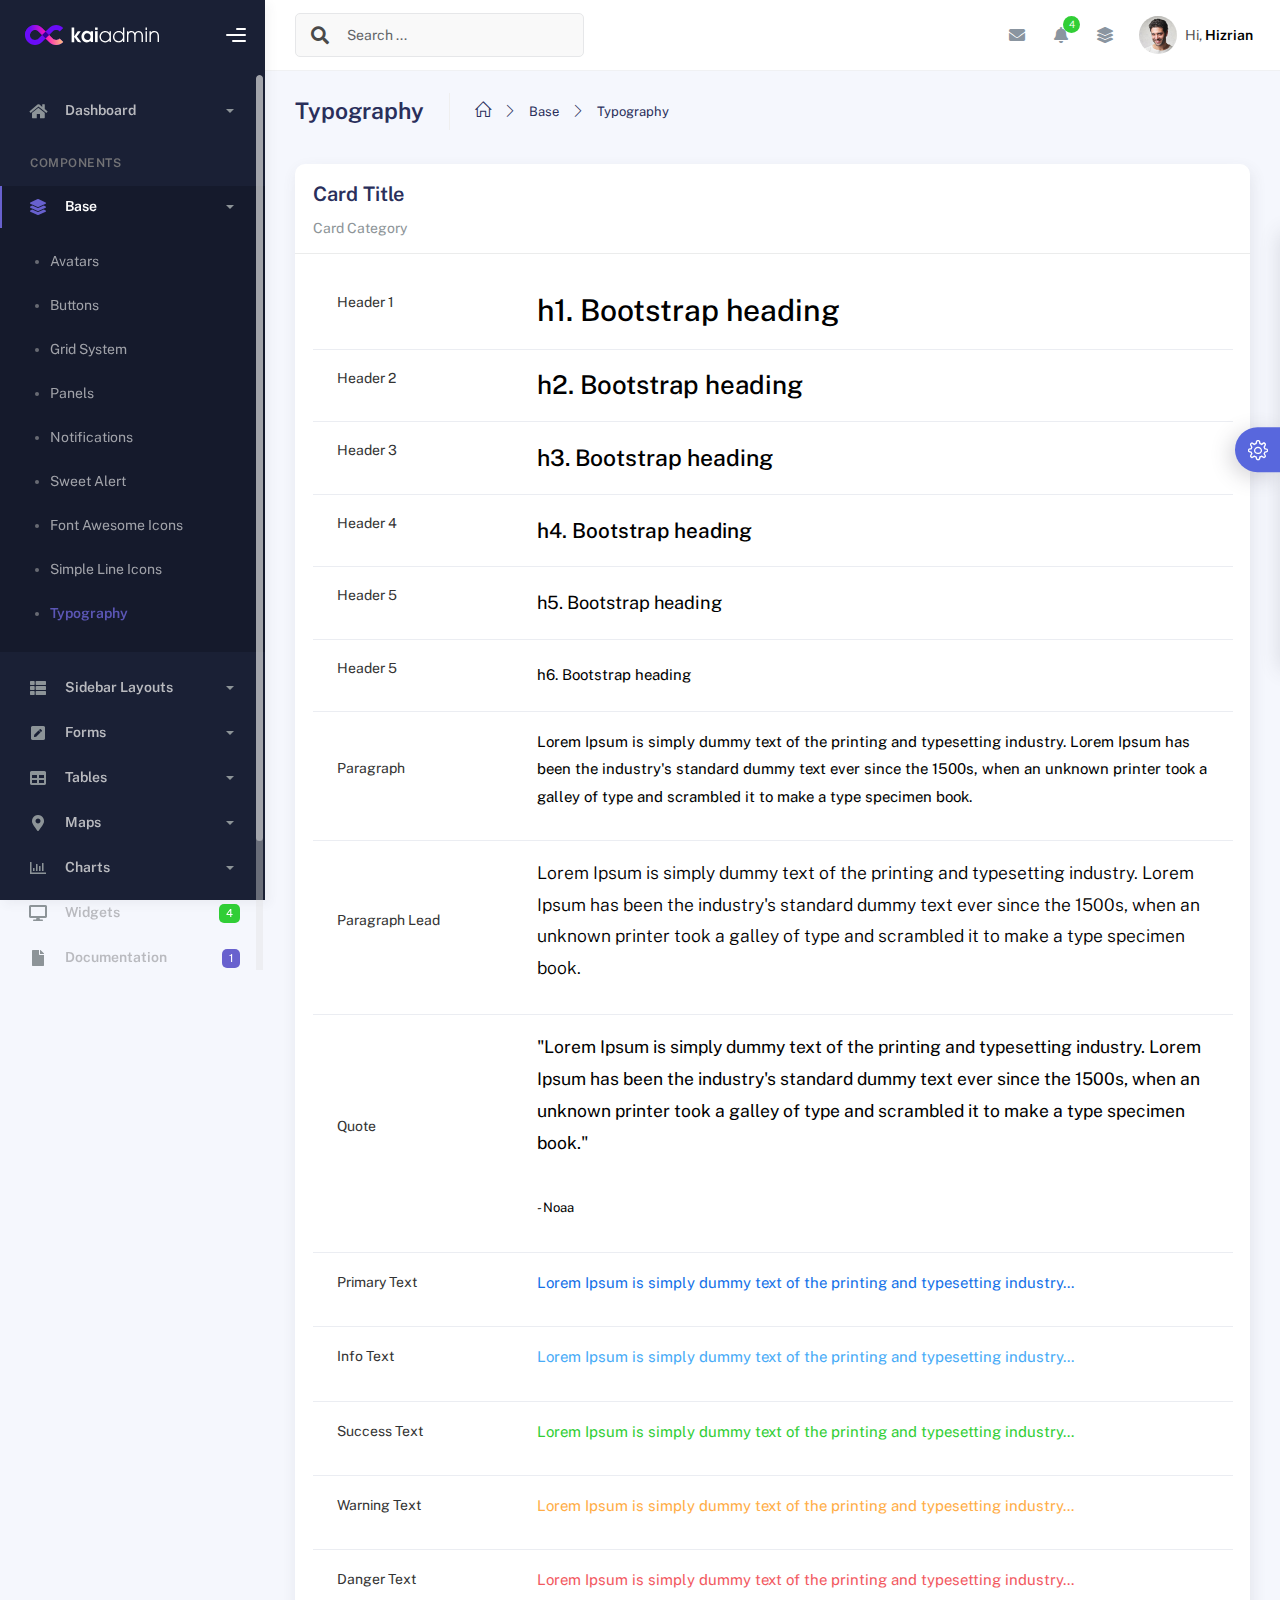
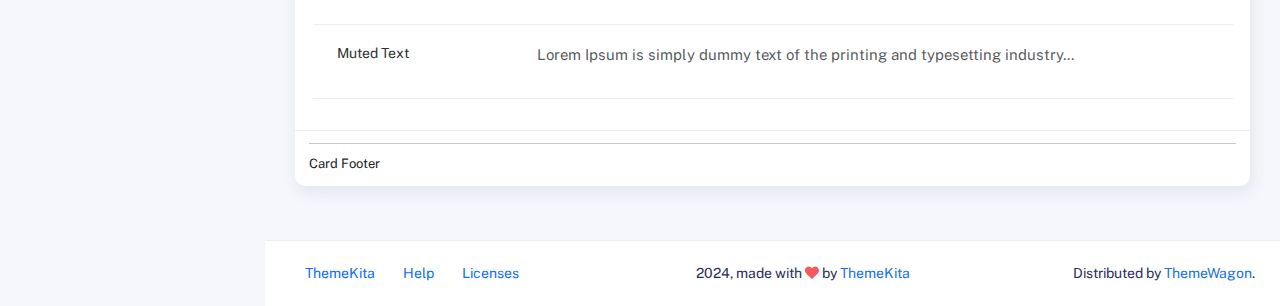
<file: admin/components/typography.html>
<!DOCTYPE html>
<html lang="en">
  <head>
    <meta http-equiv="X-UA-Compatible" content="IE=edge" />
    <title>Typography - Kaiadmin Bootstrap 5 Admin Dashboard</title>
    <meta
      content="width=device-width, initial-scale=1.0, shrink-to-fit=no"
      name="viewport"
    />
    <link
      rel="icon"
      href="../assets/img/kaiadmin/favicon.ico"
      type="image/x-icon"
    />

    <!-- Fonts and icons -->
    <script src="../assets/js/plugin/webfont/webfont.min.js"></script>
    <script>
      WebFont.load({
        google: { families: ["Public Sans:300,400,500,600,700"] },
        custom: {
          families: [
            "Font Awesome 5 Solid",
            "Font Awesome 5 Regular",
            "Font Awesome 5 Brands",
            "simple-line-icons",
          ],
          urls: ["../assets/css/fonts.min.css"],
        },
        active: function () {
          sessionStorage.fonts = true;
        },
      });
    </script>

    <!-- CSS Files -->
    <link rel="stylesheet" href="../assets/css/bootstrap.min.css" />
    <link rel="stylesheet" href="../assets/css/plugins.min.css" />
    <link rel="stylesheet" href="../assets/css/kaiadmin.min.css" />

    <!-- CSS Just for demo purpose, don't include it in your project -->
    <link rel="stylesheet" href="../assets/css/demo.css" />
  </head>
  <body>
    <div class="wrapper">
      <!-- Sidebar -->
      <div class="sidebar" data-background-color="dark">
        <div class="sidebar-logo">
          <!-- Logo Header -->
          <div class="logo-header" data-background-color="dark">
            <a href="../index.html" class="logo">
              <img
                src="../assets/img/kaiadmin/logo_light.svg"
                alt="navbar brand"
                class="navbar-brand"
                height="20"
              />
            </a>
            <div class="nav-toggle">
              <button class="btn btn-toggle toggle-sidebar">
                <i class="gg-menu-right"></i>
              </button>
              <button class="btn btn-toggle sidenav-toggler">
                <i class="gg-menu-left"></i>
              </button>
            </div>
            <button class="topbar-toggler more">
              <i class="gg-more-vertical-alt"></i>
            </button>
          </div>
          <!-- End Logo Header -->
        </div>
        <div class="sidebar-wrapper scrollbar scrollbar-inner">
          <div class="sidebar-content">
            <ul class="nav nav-secondary">
              <li class="nav-item">
                <a
                  data-bs-toggle="collapse"
                  href="#dashboard"
                  class="collapsed"
                  aria-expanded="false"
                >
                  <i class="fas fa-home"></i>
                  <p>Dashboard</p>
                  <span class="caret"></span>
                </a>
                <div class="collapse" id="dashboard">
                  <ul class="nav nav-collapse">
                    <li>
                      <a href="../../demo1/index.html">
                        <span class="sub-item">Dashboard 1</span>
                      </a>
                    </li>
                  </ul>
                </div>
              </li>
              <li class="nav-section">
                <span class="sidebar-mini-icon">
                  <i class="fa fa-ellipsis-h"></i>
                </span>
                <h4 class="text-section">Components</h4>
              </li>
              <li class="nav-item active submenu">
                <a data-bs-toggle="collapse" href="#base">
                  <i class="fas fa-layer-group"></i>
                  <p>Base</p>
                  <span class="caret"></span>
                </a>
                <div class="collapse show" id="base">
                  <ul class="nav nav-collapse">
                    <li>
                      <a href="../components/avatars.html">
                        <span class="sub-item">Avatars</span>
                      </a>
                    </li>
                    <li>
                      <a href="../components/buttons.html">
                        <span class="sub-item">Buttons</span>
                      </a>
                    </li>
                    <li>
                      <a href="../components/gridsystem.html">
                        <span class="sub-item">Grid System</span>
                      </a>
                    </li>
                    <li>
                      <a href="../components/panels.html">
                        <span class="sub-item">Panels</span>
                      </a>
                    </li>
                    <li>
                      <a href="../components/notifications.html">
                        <span class="sub-item">Notifications</span>
                      </a>
                    </li>
                    <li>
                      <a href="../components/sweetalert.html">
                        <span class="sub-item">Sweet Alert</span>
                      </a>
                    </li>
                    <li>
                      <a href="../components/font-awesome-icons.html">
                        <span class="sub-item">Font Awesome Icons</span>
                      </a>
                    </li>
                    <li>
                      <a href="../components/simple-line-icons.html">
                        <span class="sub-item">Simple Line Icons</span>
                      </a>
                    </li>
                    <li class="active">
                      <a href="../components/typography.html">
                        <span class="sub-item">Typography</span>
                      </a>
                    </li>
                  </ul>
                </div>
              </li>
              <li class="nav-item">
                <a data-bs-toggle="collapse" href="#sidebarLayouts">
                  <i class="fas fa-th-list"></i>
                  <p>Sidebar Layouts</p>
                  <span class="caret"></span>
                </a>
                <div class="collapse" id="sidebarLayouts">
                  <ul class="nav nav-collapse">
                    <li>
                      <a href="../sidebar-style-2.html">
                        <span class="sub-item">Sidebar Style 2</span>
                      </a>
                    </li>
                    <li>
                      <a href="../icon-menu.html">
                        <span class="sub-item">Icon Menu</span>
                      </a>
                    </li>
                  </ul>
                </div>
              </li>
              <li class="nav-item">
                <a data-bs-toggle="collapse" href="#forms">
                  <i class="fas fa-pen-square"></i>
                  <p>Forms</p>
                  <span class="caret"></span>
                </a>
                <div class="collapse" id="forms">
                  <ul class="nav nav-collapse">
                    <li>
                      <a href="../forms/forms.html">
                        <span class="sub-item">Basic Form</span>
                      </a>
                    </li>
                  </ul>
                </div>
              </li>
              <li class="nav-item">
                <a data-bs-toggle="collapse" href="#tables">
                  <i class="fas fa-table"></i>
                  <p>Tables</p>
                  <span class="caret"></span>
                </a>
                <div class="collapse" id="tables">
                  <ul class="nav nav-collapse">
                    <li>
                      <a href="../tables/tables.html">
                        <span class="sub-item">Basic Table</span>
                      </a>
                    </li>
                    <li>
                      <a href="../tables/datatables.html">
                        <span class="sub-item">Datatables</span>
                      </a>
                    </li>
                  </ul>
                </div>
              </li>
              <li class="nav-item">
                <a data-bs-toggle="collapse" href="#maps">
                  <i class="fas fa-map-marker-alt"></i>
                  <p>Maps</p>
                  <span class="caret"></span>
                </a>
                <div class="collapse" id="maps">
                  <ul class="nav nav-collapse">
                    <li>
                      <a href="../maps/googlemaps.html">
                        <span class="sub-item">Google Maps</span>
                      </a>
                    </li>
                    <li>
                      <a href="../maps/jsvectormap.html">
                        <span class="sub-item">Jsvectormap</span>
                      </a>
                    </li>
                  </ul>
                </div>
              </li>
              <li class="nav-item">
                <a data-bs-toggle="collapse" href="#charts">
                  <i class="far fa-chart-bar"></i>
                  <p>Charts</p>
                  <span class="caret"></span>
                </a>
                <div class="collapse" id="charts">
                  <ul class="nav nav-collapse">
                    <li>
                      <a href="../charts/charts.html">
                        <span class="sub-item">Chart Js</span>
                      </a>
                    </li>
                    <li>
                      <a href="../charts/sparkline.html">
                        <span class="sub-item">Sparkline</span>
                      </a>
                    </li>
                  </ul>
                </div>
              </li>
              <li class="nav-item">
                <a href="../widgets.html">
                  <i class="fas fa-desktop"></i>
                  <p>Widgets</p>
                  <span class="badge badge-success">4</span>
                </a>
              </li>
              <li class="nav-item">
                <a href="../../../documentation/index.html">
                  <i class="fas fa-file"></i>
                  <p>Documentation</p>
                  <span class="badge badge-secondary">1</span>
                </a>
              </li>
              <li class="nav-item">
                <a data-bs-toggle="collapse" href="#submenu">
                  <i class="fas fa-bars"></i>
                  <p>Menu Levels</p>
                  <span class="caret"></span>
                </a>
                <div class="collapse" id="submenu">
                  <ul class="nav nav-collapse">
                    <li>
                      <a data-bs-toggle="collapse" href="#subnav1">
                        <span class="sub-item">Level 1</span>
                        <span class="caret"></span>
                      </a>
                      <div class="collapse" id="subnav1">
                        <ul class="nav nav-collapse subnav">
                          <li>
                            <a href="#">
                              <span class="sub-item">Level 2</span>
                            </a>
                          </li>
                          <li>
                            <a href="#">
                              <span class="sub-item">Level 2</span>
                            </a>
                          </li>
                        </ul>
                      </div>
                    </li>
                    <li>
                      <a data-bs-toggle="collapse" href="#subnav2">
                        <span class="sub-item">Level 1</span>
                        <span class="caret"></span>
                      </a>
                      <div class="collapse" id="subnav2">
                        <ul class="nav nav-collapse subnav">
                          <li>
                            <a href="#">
                              <span class="sub-item">Level 2</span>
                            </a>
                          </li>
                        </ul>
                      </div>
                    </li>
                    <li>
                      <a href="#">
                        <span class="sub-item">Level 1</span>
                      </a>
                    </li>
                  </ul>
                </div>
              </li>
            </ul>
          </div>
        </div>
      </div>
      <!-- End Sidebar -->

      <div class="main-panel">
        <div class="main-header">
          <div class="main-header-logo">
            <!-- Logo Header -->
            <div class="logo-header" data-background-color="dark">
              <a href="../index.html" class="logo">
                <img
                  src="../assets/img/kaiadmin/logo_light.svg"
                  alt="navbar brand"
                  class="navbar-brand"
                  height="20"
                />
              </a>
              <div class="nav-toggle">
                <button class="btn btn-toggle toggle-sidebar">
                  <i class="gg-menu-right"></i>
                </button>
                <button class="btn btn-toggle sidenav-toggler">
                  <i class="gg-menu-left"></i>
                </button>
              </div>
              <button class="topbar-toggler more">
                <i class="gg-more-vertical-alt"></i>
              </button>
            </div>
            <!-- End Logo Header -->
          </div>
          <!-- Navbar Header -->
          <nav
            class="navbar navbar-header navbar-header-transparent navbar-expand-lg border-bottom"
          >
            <div class="container-fluid">
              <nav
                class="navbar navbar-header-left navbar-expand-lg navbar-form nav-search p-0 d-none d-lg-flex"
              >
                <div class="input-group">
                  <div class="input-group-prepend">
                    <button type="submit" class="btn btn-search pe-1">
                      <i class="fa fa-search search-icon"></i>
                    </button>
                  </div>
                  <input
                    type="text"
                    placeholder="Search ..."
                    class="form-control"
                  />
                </div>
              </nav>

              <ul class="navbar-nav topbar-nav ms-md-auto align-items-center">
                <li
                  class="nav-item topbar-icon dropdown hidden-caret d-flex d-lg-none"
                >
                  <a
                    class="nav-link dropdown-toggle"
                    data-bs-toggle="dropdown"
                    href="#"
                    role="button"
                    aria-expanded="false"
                    aria-haspopup="true"
                  >
                    <i class="fa fa-search"></i>
                  </a>
                  <ul class="dropdown-menu dropdown-search animated fadeIn">
                    <form class="navbar-left navbar-form nav-search">
                      <div class="input-group">
                        <input
                          type="text"
                          placeholder="Search ..."
                          class="form-control"
                        />
                      </div>
                    </form>
                  </ul>
                </li>
                <li class="nav-item topbar-icon dropdown hidden-caret">
                  <a
                    class="nav-link dropdown-toggle"
                    href="#"
                    id="messageDropdown"
                    role="button"
                    data-bs-toggle="dropdown"
                    aria-haspopup="true"
                    aria-expanded="false"
                  >
                    <i class="fa fa-envelope"></i>
                  </a>
                  <ul
                    class="dropdown-menu messages-notif-box animated fadeIn"
                    aria-labelledby="messageDropdown"
                  >
                    <li>
                      <div
                        class="dropdown-title d-flex justify-content-between align-items-center"
                      >
                        Messages
                        <a href="#" class="small">Mark all as read</a>
                      </div>
                    </li>
                    <li>
                      <div class="message-notif-scroll scrollbar-outer">
                        <div class="notif-center">
                          <a href="#">
                            <div class="notif-img">
                              <img
                                src="../assets/img/jm_denis.jpg"
                                alt="Img Profile"
                              />
                            </div>
                            <div class="notif-content">
                              <span class="subject">Jimmy Denis</span>
                              <span class="block"> How are you ? </span>
                              <span class="time">5 minutes ago</span>
                            </div>
                          </a>
                          <a href="#">
                            <div class="notif-img">
                              <img
                                src="../assets/img/chadengle.jpg"
                                alt="Img Profile"
                              />
                            </div>
                            <div class="notif-content">
                              <span class="subject">Chad</span>
                              <span class="block"> Ok, Thanks ! </span>
                              <span class="time">12 minutes ago</span>
                            </div>
                          </a>
                          <a href="#">
                            <div class="notif-img">
                              <img
                                src="../assets/img/mlane.jpg"
                                alt="Img Profile"
                              />
                            </div>
                            <div class="notif-content">
                              <span class="subject">Jhon Doe</span>
                              <span class="block">
                                Ready for the meeting today...
                              </span>
                              <span class="time">12 minutes ago</span>
                            </div>
                          </a>
                          <a href="#">
                            <div class="notif-img">
                              <img
                                src="../assets/img/talha.jpg"
                                alt="Img Profile"
                              />
                            </div>
                            <div class="notif-content">
                              <span class="subject">Talha</span>
                              <span class="block"> Hi, Apa Kabar ? </span>
                              <span class="time">17 minutes ago</span>
                            </div>
                          </a>
                        </div>
                      </div>
                    </li>
                    <li>
                      <a class="see-all" href="javascript:void(0);"
                        >See all messages<i class="fa fa-angle-right"></i>
                      </a>
                    </li>
                  </ul>
                </li>
                <li class="nav-item topbar-icon dropdown hidden-caret">
                  <a
                    class="nav-link dropdown-toggle"
                    href="#"
                    id="notifDropdown"
                    role="button"
                    data-bs-toggle="dropdown"
                    aria-haspopup="true"
                    aria-expanded="false"
                  >
                    <i class="fa fa-bell"></i>
                    <span class="notification">4</span>
                  </a>
                  <ul
                    class="dropdown-menu notif-box animated fadeIn"
                    aria-labelledby="notifDropdown"
                  >
                    <li>
                      <div class="dropdown-title">
                        You have 4 new notification
                      </div>
                    </li>
                    <li>
                      <div class="notif-scroll scrollbar-outer">
                        <div class="notif-center">
                          <a href="#">
                            <div class="notif-icon notif-primary">
                              <i class="fa fa-user-plus"></i>
                            </div>
                            <div class="notif-content">
                              <span class="block"> New user registered </span>
                              <span class="time">5 minutes ago</span>
                            </div>
                          </a>
                          <a href="#">
                            <div class="notif-icon notif-success">
                              <i class="fa fa-comment"></i>
                            </div>
                            <div class="notif-content">
                              <span class="block">
                                Rahmad commented on Admin
                              </span>
                              <span class="time">12 minutes ago</span>
                            </div>
                          </a>
                          <a href="#">
                            <div class="notif-img">
                              <img
                                src="../assets/img/profile2.jpg"
                                alt="Img Profile"
                              />
                            </div>
                            <div class="notif-content">
                              <span class="block">
                                Reza send messages to you
                              </span>
                              <span class="time">12 minutes ago</span>
                            </div>
                          </a>
                          <a href="#">
                            <div class="notif-icon notif-danger">
                              <i class="fa fa-heart"></i>
                            </div>
                            <div class="notif-content">
                              <span class="block"> Farrah liked Admin </span>
                              <span class="time">17 minutes ago</span>
                            </div>
                          </a>
                        </div>
                      </div>
                    </li>
                    <li>
                      <a class="see-all" href="javascript:void(0);"
                        >See all notifications<i class="fa fa-angle-right"></i>
                      </a>
                    </li>
                  </ul>
                </li>
                <li class="nav-item topbar-icon dropdown hidden-caret">
                  <a
                    class="nav-link"
                    data-bs-toggle="dropdown"
                    href="#"
                    aria-expanded="false"
                  >
                    <i class="fas fa-layer-group"></i>
                  </a>
                  <div class="dropdown-menu quick-actions animated fadeIn">
                    <div class="quick-actions-header">
                      <span class="title mb-1">Quick Actions</span>
                      <span class="subtitle op-7">Shortcuts</span>
                    </div>
                    <div class="quick-actions-scroll scrollbar-outer">
                      <div class="quick-actions-items">
                        <div class="row m-0">
                          <a class="col-6 col-md-4 p-0" href="#">
                            <div class="quick-actions-item">
                              <div class="avatar-item bg-danger rounded-circle">
                                <i class="far fa-calendar-alt"></i>
                              </div>
                              <span class="text">Calendar</span>
                            </div>
                          </a>
                          <a class="col-6 col-md-4 p-0" href="#">
                            <div class="quick-actions-item">
                              <div
                                class="avatar-item bg-warning rounded-circle"
                              >
                                <i class="fas fa-map"></i>
                              </div>
                              <span class="text">Maps</span>
                            </div>
                          </a>
                          <a class="col-6 col-md-4 p-0" href="#">
                            <div class="quick-actions-item">
                              <div class="avatar-item bg-info rounded-circle">
                                <i class="fas fa-file-excel"></i>
                              </div>
                              <span class="text">Reports</span>
                            </div>
                          </a>
                          <a class="col-6 col-md-4 p-0" href="#">
                            <div class="quick-actions-item">
                              <div
                                class="avatar-item bg-success rounded-circle"
                              >
                                <i class="fas fa-envelope"></i>
                              </div>
                              <span class="text">Emails</span>
                            </div>
                          </a>
                          <a class="col-6 col-md-4 p-0" href="#">
                            <div class="quick-actions-item">
                              <div
                                class="avatar-item bg-primary rounded-circle"
                              >
                                <i class="fas fa-file-invoice-dollar"></i>
                              </div>
                              <span class="text">Invoice</span>
                            </div>
                          </a>
                          <a class="col-6 col-md-4 p-0" href="#">
                            <div class="quick-actions-item">
                              <div
                                class="avatar-item bg-secondary rounded-circle"
                              >
                                <i class="fas fa-credit-card"></i>
                              </div>
                              <span class="text">Payments</span>
                            </div>
                          </a>
                        </div>
                      </div>
                    </div>
                  </div>
                </li>

                <li class="nav-item topbar-user dropdown hidden-caret">
                  <a
                    class="dropdown-toggle profile-pic"
                    data-bs-toggle="dropdown"
                    href="#"
                    aria-expanded="false"
                  >
                    <div class="avatar-sm">
                      <img
                        src="../assets/img/profile.jpg"
                        alt="..."
                        class="avatar-img rounded-circle"
                      />
                    </div>
                    <span class="profile-username">
                      <span class="op-7">Hi,</span>
                      <span class="fw-bold">Hizrian</span>
                    </span>
                  </a>
                  <ul class="dropdown-menu dropdown-user animated fadeIn">
                    <div class="dropdown-user-scroll scrollbar-outer">
                      <li>
                        <div class="user-box">
                          <div class="avatar-lg">
                            <img
                              src="../assets/img/profile.jpg"
                              alt="image profile"
                              class="avatar-img rounded"
                            />
                          </div>
                          <div class="u-text">
                            <h4>Hizrian</h4>
                            <p class="text-muted">hello@example.com</p>
                            <a
                              href="profile.html"
                              class="btn btn-xs btn-secondary btn-sm"
                              >View Profile</a
                            >
                          </div>
                        </div>
                      </li>
                      <li>
                        <div class="dropdown-divider"></div>
                        <a class="dropdown-item" href="#">My Profile</a>
                        <a class="dropdown-item" href="#">My Balance</a>
                        <a class="dropdown-item" href="#">Inbox</a>
                        <div class="dropdown-divider"></div>
                        <a class="dropdown-item" href="#">Account Setting</a>
                        <div class="dropdown-divider"></div>
                        <a class="dropdown-item" href="#">Logout</a>
                      </li>
                    </div>
                  </ul>
                </li>
              </ul>
            </div>
          </nav>
          <!-- End Navbar -->
        </div>

        <div class="container">
          <div class="page-inner">
            <div class="page-header">
              <h3 class="fw-bold mb-3">Typography</h3>
              <ul class="breadcrumbs mb-3">
                <li class="nav-home">
                  <a href="#">
                    <i class="icon-home"></i>
                  </a>
                </li>
                <li class="separator">
                  <i class="icon-arrow-right"></i>
                </li>
                <li class="nav-item">
                  <a href="#">Base</a>
                </li>
                <li class="separator">
                  <i class="icon-arrow-right"></i>
                </li>
                <li class="nav-item">
                  <a href="#">Typography</a>
                </li>
              </ul>
            </div>
            <div class="row">
              <div class="col-md-12">
                <div class="card">
                  <div class="card-header">
                    <div class="card-title">Card Title</div>
                    <div class="card-category">Card Category</div>
                  </div>
                  <div class="card-body">
                    <table class="table table-typo">
                      <tbody>
                        <tr>
                          <td>
                            <p>Header 1</p>
                          </td>
                          <td><span class="h1">h1. Bootstrap heading</span></td>
                        </tr>
                        <tr>
                          <td>
                            <p>Header 2</p>
                          </td>
                          <td><span class="h2">h2. Bootstrap heading</span></td>
                        </tr>
                        <tr>
                          <td>
                            <p>Header 3</p>
                          </td>
                          <td><span class="h3">h3. Bootstrap heading</span></td>
                        </tr>
                        <tr>
                          <td>
                            <p>Header 4</p>
                          </td>
                          <td><span class="h4">h4. Bootstrap heading</span></td>
                        </tr>
                        <tr>
                          <td>
                            <p>Header 5</p>
                          </td>
                          <td><span class="h5">h5. Bootstrap heading</span></td>
                        </tr>
                        <tr>
                          <td>
                            <p>Header 5</p>
                          </td>
                          <td><span class="h6">h6. Bootstrap heading</span></td>
                        </tr>
                        <tr>
                          <td>
                            <p>Paragraph</p>
                          </td>
                          <td>
                            <p>
                              Lorem Ipsum is simply dummy text of the printing
                              and typesetting industry. Lorem Ipsum has been the
                              industry's standard dummy text ever since the
                              1500s, when an unknown printer took a galley of
                              type and scrambled it to make a type specimen
                              book.
                            </p>
                          </td>
                        </tr>
                        <tr>
                          <td>
                            <p>Paragraph Lead</p>
                          </td>
                          <td>
                            <p class="lead">
                              Lorem Ipsum is simply dummy text of the printing
                              and typesetting industry. Lorem Ipsum has been the
                              industry's standard dummy text ever since the
                              1500s, when an unknown printer took a galley of
                              type and scrambled it to make a type specimen
                              book.
                            </p>
                          </td>
                        </tr>
                        <tr>
                          <td>
                            <p>Quote</p>
                          </td>
                          <td>
                            <blockquote>
                              <p class="blockquote blockquote-primary">
                                "Lorem Ipsum is simply dummy text of the
                                printing and typesetting industry. Lorem Ipsum
                                has been the industry's standard dummy text ever
                                since the 1500s, when an unknown printer took a
                                galley of type and scrambled it to make a type
                                specimen book."
                                <br />
                                <br />
                                <small> - Noaa </small>
                              </p>
                            </blockquote>
                          </td>
                        </tr>
                        <tr>
                          <td>
                            <p>Primary Text</p>
                          </td>
                          <td>
                            <p class="text-primary">
                              Lorem Ipsum is simply dummy text of the printing
                              and typesetting industry...
                            </p>
                          </td>
                        </tr>
                        <tr>
                          <td>
                            <p>Info Text</p>
                          </td>
                          <td>
                            <p class="text-info">
                              Lorem Ipsum is simply dummy text of the printing
                              and typesetting industry...
                            </p>
                          </td>
                        </tr>
                        <tr>
                          <td>
                            <p>Success Text</p>
                          </td>
                          <td>
                            <p class="text-success">
                              Lorem Ipsum is simply dummy text of the printing
                              and typesetting industry...
                            </p>
                          </td>
                        </tr>
                        <tr>
                          <td>
                            <p>Warning Text</p>
                          </td>
                          <td>
                            <p class="text-warning">
                              Lorem Ipsum is simply dummy text of the printing
                              and typesetting industry...
                            </p>
                          </td>
                        </tr>
                        <tr>
                          <td>
                            <p>Danger Text</p>
                          </td>
                          <td>
                            <p class="text-danger">
                              Lorem Ipsum is simply dummy text of the printing
                              and typesetting industry...
                            </p>
                          </td>
                        </tr>
                        <tr>
                          <td>
                            <p>Muted Text</p>
                          </td>
                          <td>
                            <p class="text-muted">
                              Lorem Ipsum is simply dummy text of the printing
                              and typesetting industry...
                            </p>
                          </td>
                        </tr>
                      </tbody>
                    </table>
                  </div>
                  <div class="card-footer">
                    <hr />
                    Card Footer
                  </div>
                </div>
              </div>
            </div>
          </div>
        </div>

        <footer class="footer">
          <div class="container-fluid d-flex justify-content-between">
            <nav class="pull-left">
              <ul class="nav">
                <li class="nav-item">
                  <a class="nav-link" href="http://www.themekita.com">
                    ThemeKita
                  </a>
                </li>
                <li class="nav-item">
                  <a class="nav-link" href="#"> Help </a>
                </li>
                <li class="nav-item">
                  <a class="nav-link" href="#"> Licenses </a>
                </li>
              </ul>
            </nav>
            <div class="copyright">
              2024, made with <i class="fa fa-heart heart text-danger"></i> by
              <a href="http://www.themekita.com">ThemeKita</a>
            </div>
            <div>
              Distributed by
              <a target="_blank" href="https://themewagon.com/">ThemeWagon</a>.
            </div>
          </div>
        </footer>
      </div>

      <!-- Custom template | don't include it in your project! -->
      <div class="custom-template">
        <div class="title">Settings</div>
        <div class="custom-content">
          <div class="switcher">
            <div class="switch-block">
              <h4>Logo Header</h4>
              <div class="btnSwitch">
                <button
                  type="button"
                  class="selected changeLogoHeaderColor"
                  data-color="dark"
                ></button>
                <button
                  type="button"
                  class="selected changeLogoHeaderColor"
                  data-color="blue"
                ></button>
                <button
                  type="button"
                  class="changeLogoHeaderColor"
                  data-color="purple"
                ></button>
                <button
                  type="button"
                  class="changeLogoHeaderColor"
                  data-color="light-blue"
                ></button>
                <button
                  type="button"
                  class="changeLogoHeaderColor"
                  data-color="green"
                ></button>
                <button
                  type="button"
                  class="changeLogoHeaderColor"
                  data-color="orange"
                ></button>
                <button
                  type="button"
                  class="changeLogoHeaderColor"
                  data-color="red"
                ></button>
                <button
                  type="button"
                  class="changeLogoHeaderColor"
                  data-color="white"
                ></button>
                <br />
                <button
                  type="button"
                  class="changeLogoHeaderColor"
                  data-color="dark2"
                ></button>
                <button
                  type="button"
                  class="changeLogoHeaderColor"
                  data-color="blue2"
                ></button>
                <button
                  type="button"
                  class="changeLogoHeaderColor"
                  data-color="purple2"
                ></button>
                <button
                  type="button"
                  class="changeLogoHeaderColor"
                  data-color="light-blue2"
                ></button>
                <button
                  type="button"
                  class="changeLogoHeaderColor"
                  data-color="green2"
                ></button>
                <button
                  type="button"
                  class="changeLogoHeaderColor"
                  data-color="orange2"
                ></button>
                <button
                  type="button"
                  class="changeLogoHeaderColor"
                  data-color="red2"
                ></button>
              </div>
            </div>
            <div class="switch-block">
              <h4>Navbar Header</h4>
              <div class="btnSwitch">
                <button
                  type="button"
                  class="changeTopBarColor"
                  data-color="dark"
                ></button>
                <button
                  type="button"
                  class="changeTopBarColor"
                  data-color="blue"
                ></button>
                <button
                  type="button"
                  class="changeTopBarColor"
                  data-color="purple"
                ></button>
                <button
                  type="button"
                  class="changeTopBarColor"
                  data-color="light-blue"
                ></button>
                <button
                  type="button"
                  class="changeTopBarColor"
                  data-color="green"
                ></button>
                <button
                  type="button"
                  class="changeTopBarColor"
                  data-color="orange"
                ></button>
                <button
                  type="button"
                  class="changeTopBarColor"
                  data-color="red"
                ></button>
                <button
                  type="button"
                  class="changeTopBarColor"
                  data-color="white"
                ></button>
                <br />
                <button
                  type="button"
                  class="changeTopBarColor"
                  data-color="dark2"
                ></button>
                <button
                  type="button"
                  class="selected changeTopBarColor"
                  data-color="blue2"
                ></button>
                <button
                  type="button"
                  class="changeTopBarColor"
                  data-color="purple2"
                ></button>
                <button
                  type="button"
                  class="changeTopBarColor"
                  data-color="light-blue2"
                ></button>
                <button
                  type="button"
                  class="changeTopBarColor"
                  data-color="green2"
                ></button>
                <button
                  type="button"
                  class="changeTopBarColor"
                  data-color="orange2"
                ></button>
                <button
                  type="button"
                  class="changeTopBarColor"
                  data-color="red2"
                ></button>
              </div>
            </div>
            <div class="switch-block">
              <h4>Sidebar</h4>
              <div class="btnSwitch">
                <button
                  type="button"
                  class="selected changeSideBarColor"
                  data-color="white"
                ></button>
                <button
                  type="button"
                  class="changeSideBarColor"
                  data-color="dark"
                ></button>
                <button
                  type="button"
                  class="changeSideBarColor"
                  data-color="dark2"
                ></button>
              </div>
            </div>
          </div>
        </div>
        <div class="custom-toggle">
          <i class="icon-settings"></i>
        </div>
      </div>
      <!-- End Custom template -->
    </div>
    <!--   Core JS Files   -->
    <script src="../assets/js/core/jquery-3.7.1.min.js"></script>
    <script src="../assets/js/core/popper.min.js"></script>
    <script src="../assets/js/core/bootstrap.min.js"></script>

    <!-- jQuery Scrollbar -->
    <script src="../assets/js/plugin/jquery-scrollbar/jquery.scrollbar.min.js"></script>
    <!-- Moment JS -->
    <script src="../assets/js/plugin/moment/moment.min.js"></script>

    <!-- Chart JS -->
    <script src="../assets/js/plugin/chart.js/chart.min.js"></script>

    <!-- jQuery Sparkline -->
    <script src="../assets/js/plugin/jquery.sparkline/jquery.sparkline.min.js"></script>

    <!-- Chart Circle -->
    <script src="../assets/js/plugin/chart-circle/circles.min.js"></script>

    <!-- Datatables -->
    <script src="../assets/js/plugin/datatables/datatables.min.js"></script>

    <!-- Bootstrap Notify -->
    <script src="../assets/js/plugin/bootstrap-notify/bootstrap-notify.min.js"></script>

    <!-- jQuery Vector Maps -->
    <script src="../assets/js/plugin/jsvectormap/jsvectormap.min.js"></script>
    <script src="../assets/js/plugin/jsvectormap/world.js"></script>

    <!-- Sweet Alert -->
    <script src="../assets/js/plugin/sweetalert/sweetalert.min.js"></script>

    <!-- Kaiadmin JS -->
    <script src="../assets/js/kaiadmin.min.js"></script>

    <!-- Kaiadmin DEMO methods, don't include it in your project! -->
    <script src="../assets/js/setting-demo2.js"></script>
  </body>
</html>
</file>
<file: admin/assets/css/demo.css>
.gg-check {
  box-sizing: border-box;
  position: relative;
  display: block;
  transform: scale(var(--ggs, 1));
  width: 22px;
  height: 22px;
  border: 2px solid transparent;
  border-radius: 100px; }
  .gg-check::after {
    content: "";
    display: block;
    box-sizing: border-box;
    position: absolute;
    left: 3px;
    top: -1px;
    width: 6px;
    height: 10px;
    border-width: 0 2px 2px 0;
    border-style: solid;
    transform-origin: bottom left;
    transform: rotate(45deg); }

.custom-template {
  position: fixed;
  top: 50%;
  transform: translateY(-50%);
  right: -325px;
  width: 325px;
  height: max-content;
  display: block;
  z-index: 1;
  background: #ffffff;
  transition: all .3s;
  z-index: 1003;
  box-shadow: -1px 1px 20px rgba(69, 65, 78, 0.15);
  border-top-left-radius: 5px;
  border-bottom-left-radius: 5px;
  transition: all .5s; }
  .custom-template.open {
    right: 0px; }
  .custom-template .custom-toggle {
    position: absolute;
    width: 45px;
    height: 45px;
    background: #5867dd;
    top: 50%;
    left: -45px;
    transform: translateY(-50%);
    display: flex;
    align-items: center;
    justify-content: center;
    text-align: center;
    border-top-left-radius: 30px;
    border-bottom-left-radius: 30px;
    /*border-right: 1px solid #177dff;*/
    cursor: pointer;
    color: #ffffff;
    box-shadow: -5px 5px 20px rgba(69, 65, 78, 0.21); }
    .custom-template .custom-toggle i {
      font-size: 20px;
      animation: 1.3s spin linear infinite; }
  .custom-template .title {
    padding: 15px;
    text-align: left;
    font-size: 16px;
    font-weight: 600;
    color: #ffffff;
    border-top-left-radius: 5px;
    border-bottom: 1px solid #ebedf2;
    background: #5867dd; }
  .custom-template .custom-content {
    padding: 20px 15px;
    max-height: calc(100vh - 90px);
    overflow: auto; }
  .custom-template .switcher {
    padding: 5px 0; }
  .custom-template .switch-block h4 {
    font-size: 13px;
    font-weight: 600;
    color: #444;
    line-height: 1.3;
    margin-bottom: 0;
    text-transform: uppercase; }
  .custom-template .btnSwitch {
    margin-top: 20px;
    margin-bottom: 25px; }
    .custom-template .btnSwitch button {
      border: 0px;
      height: 22px;
      width: 22px;
      outline: 0;
      margin-right: 6px;
      margin-bottom: 6px;
      cursor: pointer;
      padding: 0;
      border-radius: 50%;
      border: 2px solid #ededed;
      position: relative;
      transition: all .2s; }
      .custom-template .btnSwitch button:hover {
        border-color: #0bf; }
      .custom-template .btnSwitch button.selected {
        border-color: #0bf;
        display: inline-flex;
        align-items: center; }
      .custom-template .btnSwitch button:not([data-color="white"], [data-color="bg1"], [data-color="bg2"], [data-color="bg3"]) .gg-check:after {
        border-color: #fff; }
  .custom-template .img-pick {
    padding: 4px;
    min-height: 100px;
    border-radius: 5px;
    cursor: pointer; }
    .custom-template .img-pick img {
      height: 100%;
      height: 100px;
      width: 100%;
      border-radius: 5px;
      border: 2px solid transparent; }
    .custom-template .img-pick:hover img, .custom-template .img-pick.active img {
      border-color: #177dff; }

.demo .btn, .demo .progress {
  margin-bottom: 15px !important; }
.demo .form-check-label, .demo .form-radio-label, .demo .toggle, .demo .btn-group {
  margin-right: 15px; }
.demo #slider {
  margin-bottom: 15px; }

.table-typo tbody > tr > td {
  border-color: #fafafa; }
  .table-typo tbody > tr > td:first-child {
    min-width: 200px;
    vertical-align: bottom; }
    .table-typo tbody > tr > td:first-child p {
      font-size: 14px;
      color: #333; }

.demo-icon {
  display: flex;
  flex-direction: row;
  align-items: center;
  margin-bottom: 20px;
  padding: 10px;
  transition: all .2s; }
  .demo-icon:hover {
    background-color: #f4f5f8;
    border-radius: 3px; }
  .demo-icon .icon-preview {
    font-size: 1.8rem;
    margin-right: 10px;
    line-height: 1;
    color: #333439; }

body[data-background-color="dark"] .demo-icon .icon-preview {
  color: #969696; }

.demo-icon .icon-class {
  font-weight: 300;
  font-size: 13px;
  color: #777; }

body[data-background-color="dark"] .demo-icon .icon-class {
  color: #a9a8a8; }

.form-show-notify .form-control {
  margin-bottom: 15px; }
.form-show-notify label {
  padding-top: 0.65rem; }

.map-demo {
  height: 300px; }

#instructions li {
  padding: 5px 0; }

.row-demo-grid {
  margin-bottom: 15px; }
  .row-demo-grid [class^="col"] {
    text-align: center; }
    .row-demo-grid [class^="col"] .card-body {
      background: #ddd; }

.btnSwitch button[data-color="white"] {
  background-color: #fff; }
.btnSwitch button[data-color="grey"] {
  background-color: #f1f1f1; }
.btnSwitch button[data-color="black"] {
  background-color: #191919; }
.btnSwitch button[data-color="dark"] {
  background-color: #1a2035; }
.btnSwitch button[data-color="blue"] {
  background-color: #1572E8; }
.btnSwitch button[data-color="purple"] {
  background-color: #6861CE; }
.btnSwitch button[data-color="light-blue"] {
  background-color: #48ABF7; }
.btnSwitch button[data-color="green"] {
  background-color: #31CE36; }
.btnSwitch button[data-color="orange"] {
  background-color: #FFAD46; }
.btnSwitch button[data-color="red"] {
  background-color: #F25961; }
.btnSwitch button[data-color="dark2"] {
  background-color: #1f283e; }
.btnSwitch button[data-color="blue2"] {
  background-color: #1269DB; }
.btnSwitch button[data-color="purple2"] {
  background-color: #5C55BF; }
.btnSwitch button[data-color="light-blue2"] {
  background-color: #3697E1; }
.btnSwitch button[data-color="green2"] {
  background-color: #2BB930; }
.btnSwitch button[data-color="orange2"] {
  background-color: #FF9E27; }
.btnSwitch button[data-color="red2"] {
  background-color: #EA4d56; }
.btnSwitch button[data-color="bg1"] {
  background-color: #fafafa; }
.btnSwitch button[data-color="bg2"] {
  background-color: #fff; }
.btnSwitch button[data-color="bg3"] {
  background-color: #f1f1f1; }

#modalShowcase .btn-close {
  background: #ff0000;
  opacity: 0.7;
  display: flex; }
  #modalShowcase .btn-close svg {
    fill: #fff;
    width: 16px;
    height: 16px; }
#modalShowcase .preview-showcase {
  background: #F1F1F4;
  border-radius: 8px;
  padding: 24px 32px;
  padding-bottom: 0;
  padding-right: 0;
  overflow: hidden;
  transition: all .3s ease; }
  #modalShowcase .preview-showcase:hover {
    transform: translateY(-2.5%);
    background: #e9f6f9; }
#modalShowcase .preview-title {
  color: #071437;
  font-weight: 700;
  font-size: 16px;
  margin-bottom: 22.750px; }
#modalShowcase .preview-img {
  width: 100% !important;
  height: auto;
  object-fit: cover;
  transition: all .3s ease; }

#checkOutMoreDemos {
  display: flex;
  position: fixed;
  bottom: 12px;
  right: 12px;
  background: #fff;
  color: #252F4A;
  font-weight: 600;
  flex-direction: column;
  align-items: center;
  justify-content: center;
  width: 66px;
  height: 70px;
  font-size: 12px;
  box-shadow: -5px 5px 20px rgba(69, 65, 78, 0.21); }
  #checkOutMoreDemos i {
    width: 23px;
    height: 23px;
    font-size: 16px;
    margin-bottom: 0.5rem !important;
    padding-top: 0.25rem !important; }
  #checkOutMoreDemos:hover {
    background: #1e2129;
    color: #fff;
    opacity: 1;
    transition: color .2s ease; }

@media screen and (max-width: 1200px) {
  #modalShowcase .modal-dialog {
    padding: 3rem !important; } }
@media screen and (max-width: 550px) {
  .table-typo tr td {
    display: flex;
    align-items: center;
    word-break: break-word; }
    .table-typo tr td:first-child p {
      margin-bottom: 0px; }

  #modalShowcase .modal-dialog {
    padding: 32px !important; }
  #modalShowcase h3 {
    font-size: 16px; }
  #modalShowcase .preview-showcase {
    padding: 24px;
    padding-right: 0;
    padding-bottom: 0; } }
@media screen and (max-width: 576px) {
  .custom-template .custom-content {
    overflow: auto; }

  .form-show-notify > .text-right, .form-show-validation > .text-right {
    text-align: left !important; } }
@media screen and (max-width: 400px) {
  .custom-template {
    width: 85% !important;
    right: -85%; } }

/*# sourceMappingURL=demo.css.map */
</file>
